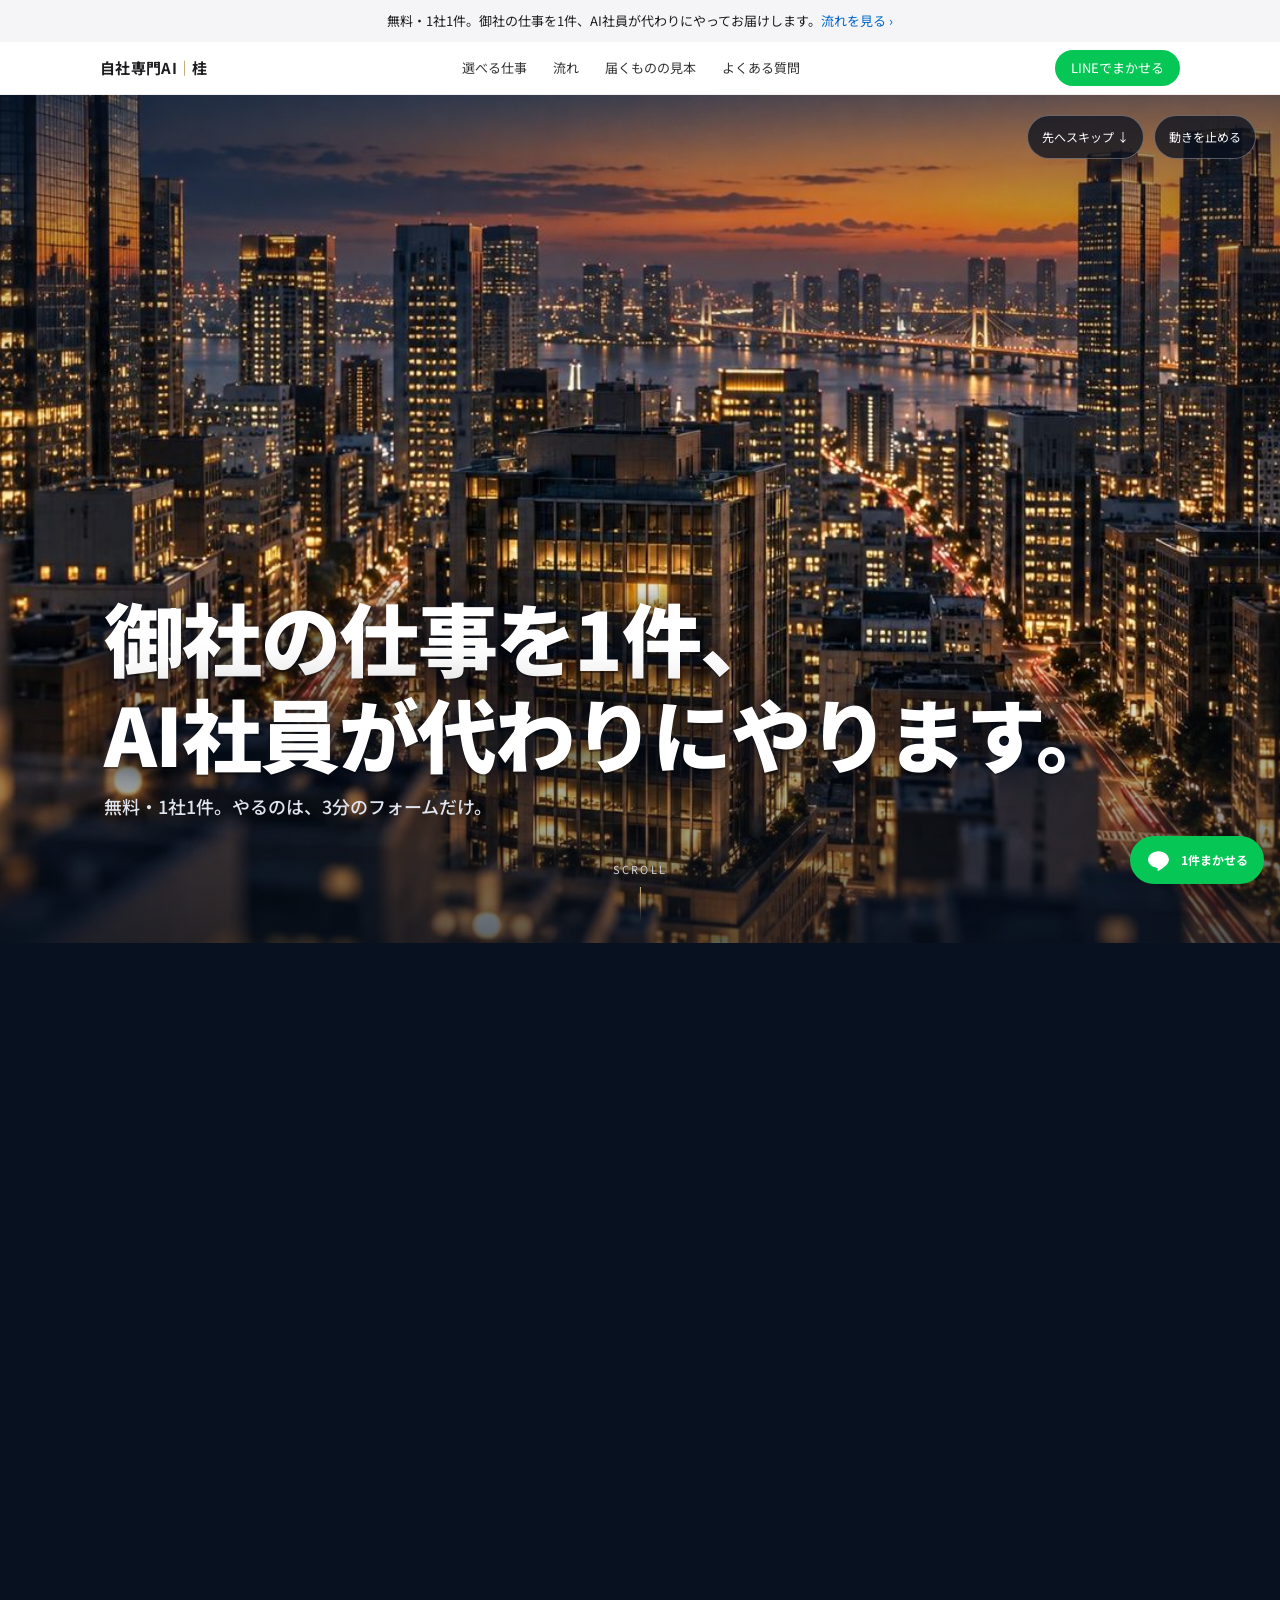
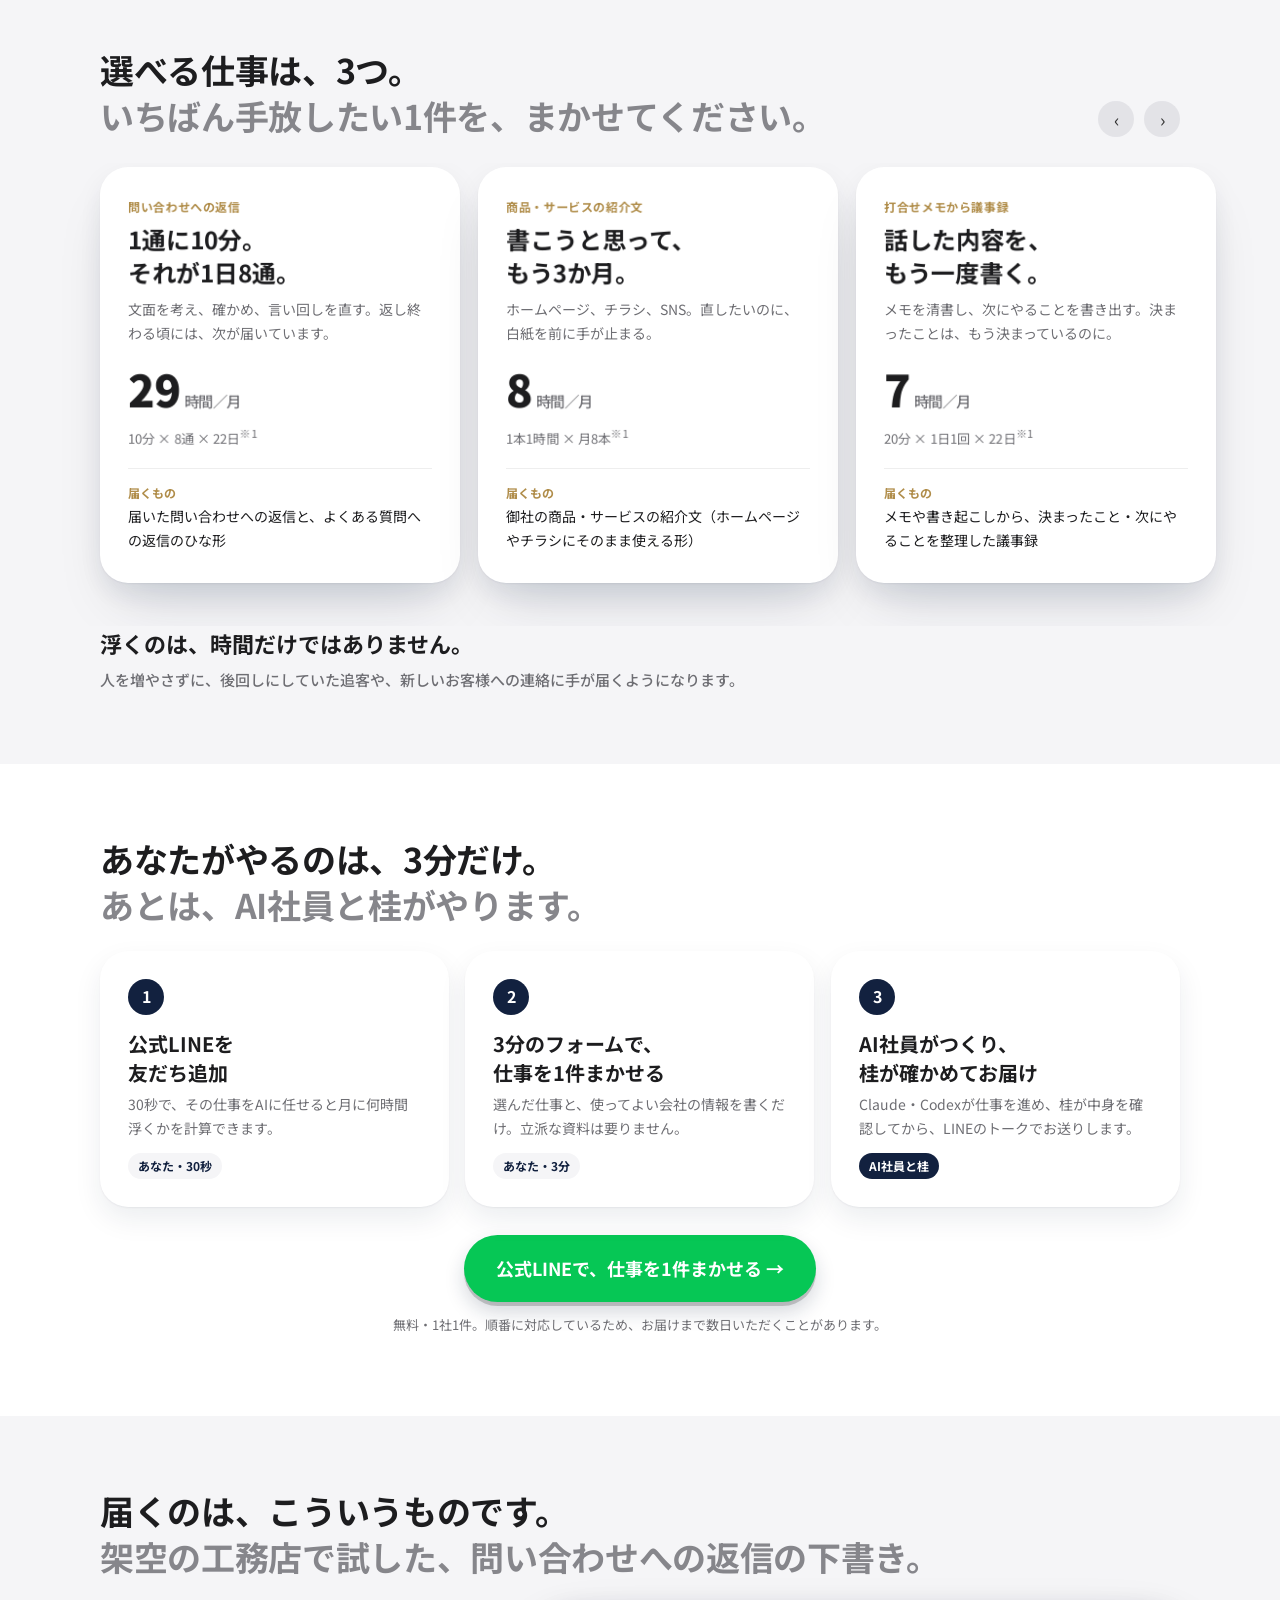
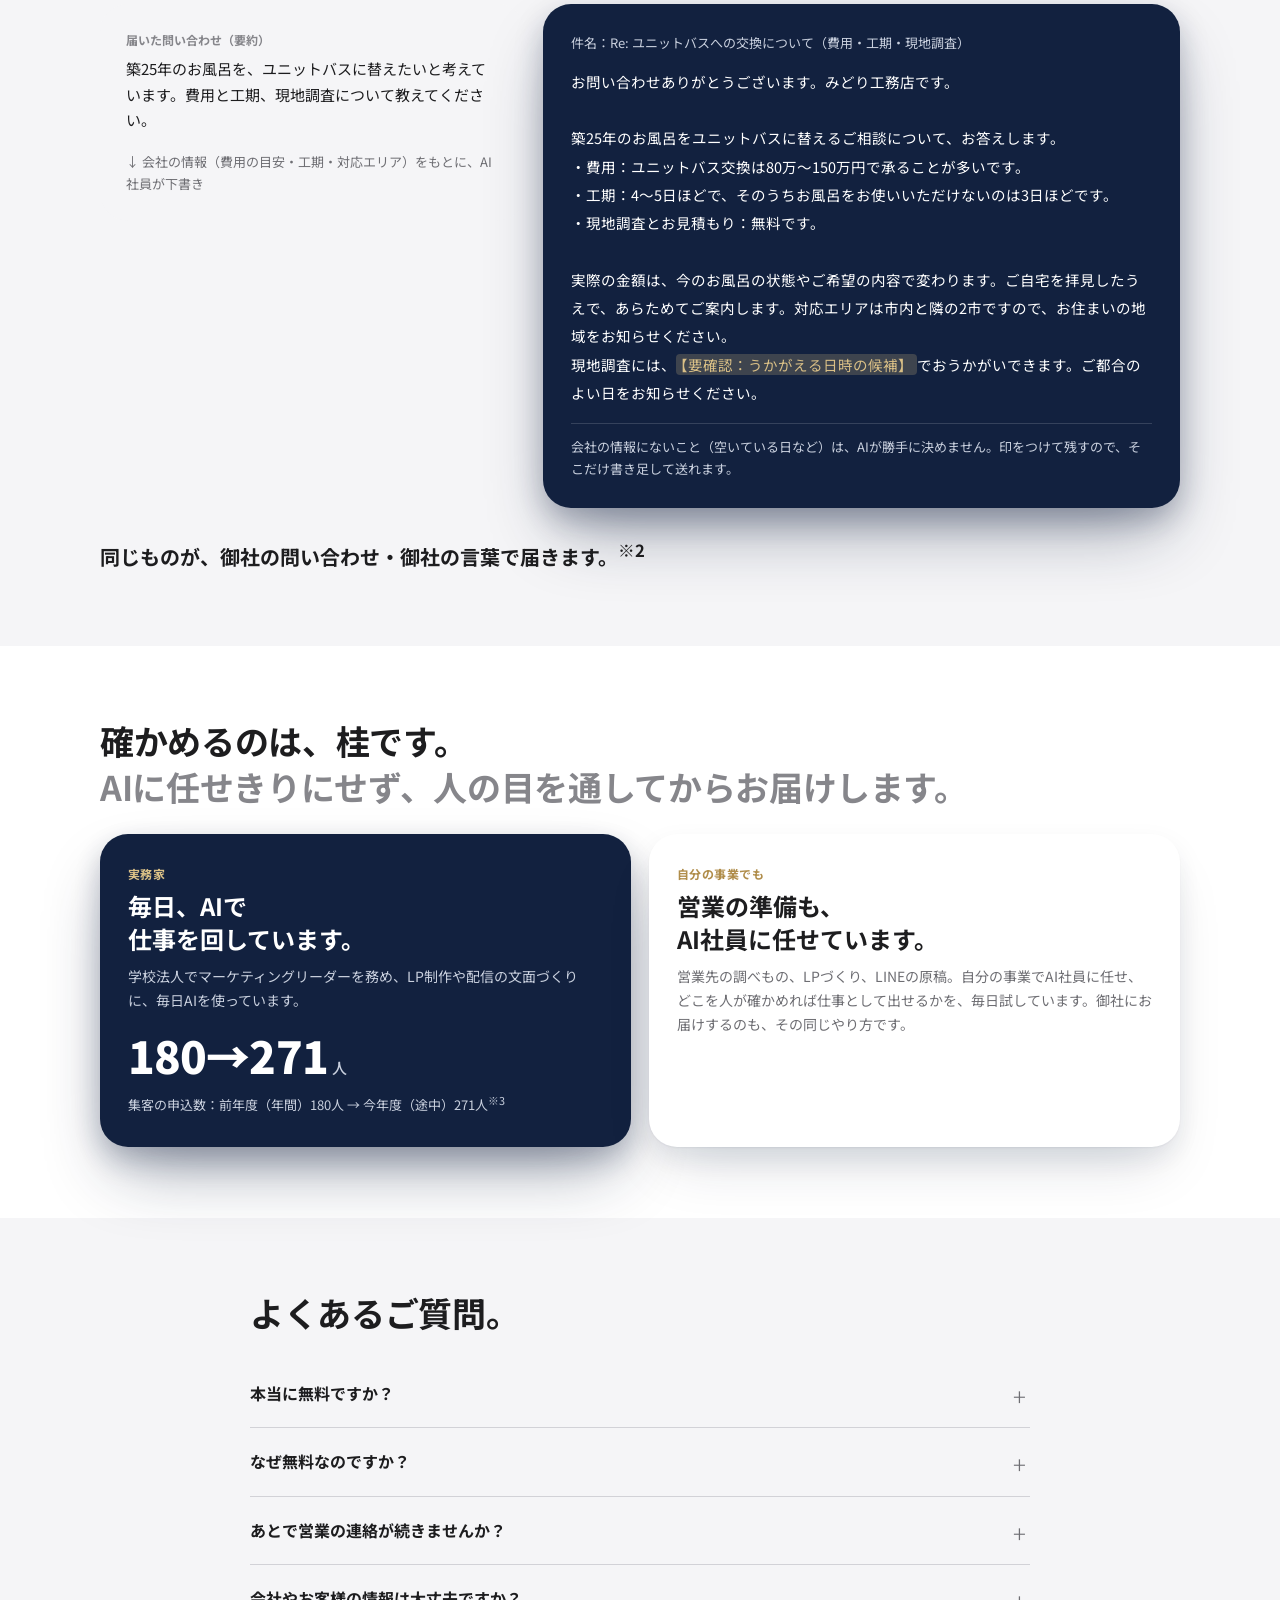
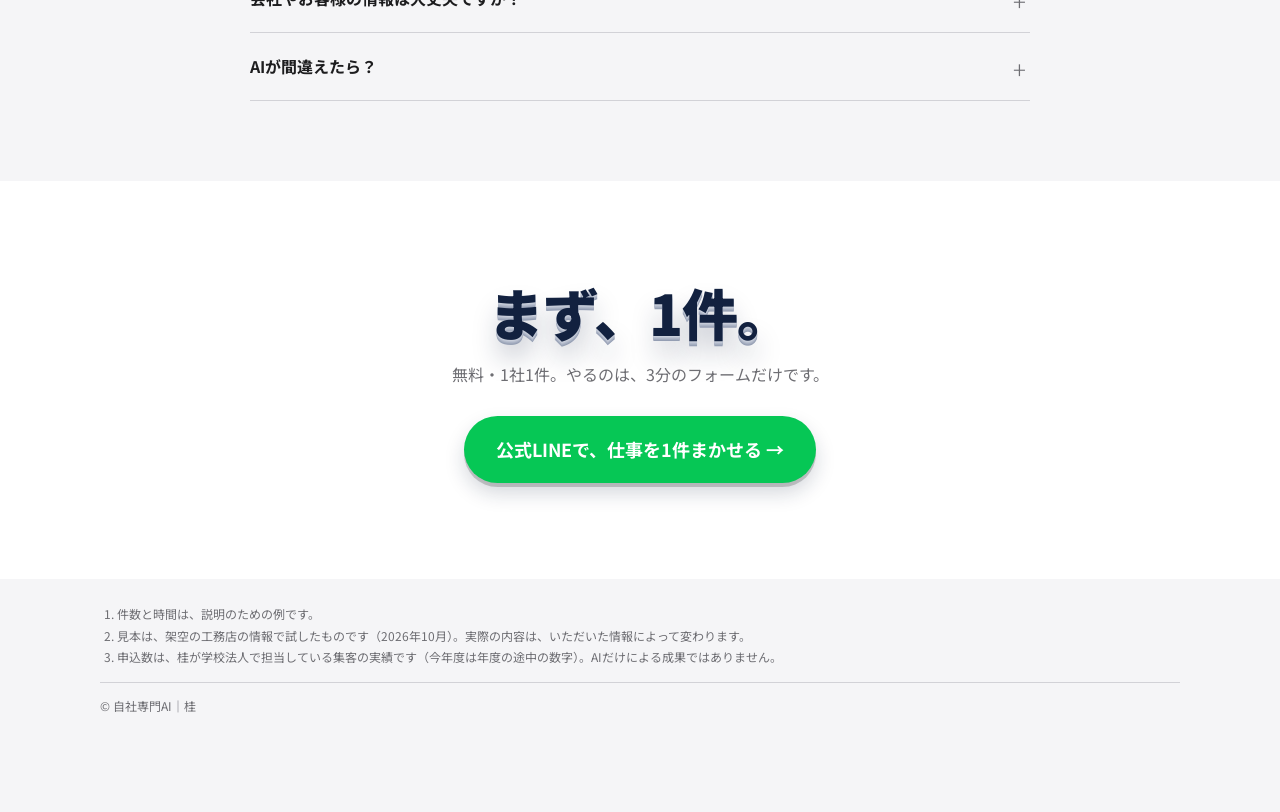
<file: index.html>
<!doctype html>
<html lang="ja">
<head>
<meta charset="utf-8">
<meta name="viewport" content="width=device-width, initial-scale=1">
<title>自社専門AI｜御社の仕事を1件、AI社員が代わりにやります。</title>
<meta name="description" content="無料・1社1件。問い合わせへの返信、商品・サービスの紹介文、打合せメモからの議事録。御社の仕事を1件、AI社員が代わりにやって、公式LINEでお届けします。やるのは3分のフォームだけ。">
<link rel="preload" as="image" href="frames/f000.jpg?v=2">
<link rel="preconnect" href="https://fonts.googleapis.com">
<link rel="preconnect" href="https://fonts.gstatic.com" crossorigin>
<link href="https://fonts.googleapis.com/css2?family=Noto+Sans+JP:wght@400;500;700;900&display=swap" rel="stylesheet">
<style>
:root{
  --ink:#1d1d1f; --sub:#6e6e73; --mute:#86868b; --line:#d2d2d7;
  --bg:#ffffff; --bg2:#f5f5f7; --navy:#12213f; --navy2:#1c2f57; --gold:#b08d4a; --gold2:#d9bf86;
  --r:28px; --w:1120px; --header-height:52px;
}
*{box-sizing:border-box;margin:0;padding:0}
html{scroll-behavior:smooth;-webkit-text-size-adjust:100%}
body{font-family:"Noto Sans JP",-apple-system,BlinkMacSystemFont,"Hiragino Sans",sans-serif;color:var(--ink);background:var(--bg);line-height:1.7;font-size:16px;-webkit-font-smoothing:antialiased}
a{color:inherit;text-decoration:none}
button{font:inherit;cursor:pointer;border:0;background:none;color:inherit}
:focus-visible{outline:3px solid #b08d4a;outline-offset:5px}
.wrap{max-width:var(--w);margin:0 auto;padding:0 20px}
.sec{padding:72px 0 8px;scroll-margin-top:52px}
.sec.gray{background:var(--bg2)}
.h2{font-size:clamp(24px,4.2vw,34px);font-weight:700;letter-spacing:-.01em;line-height:1.35;margin-bottom:24px}
.h2 span{color:var(--mute);font-weight:700;display:block}
.link{color:#0066cc;font-size:15px;display:inline-flex;align-items:center;gap:2px}
.link:hover{text-decoration:underline}
.eyebrow{font-size:12px;font-weight:700;color:var(--gold);letter-spacing:.04em;margin-bottom:6px;display:block}
.navy .eyebrow{color:var(--gold2)}

/* 上の帯・ヘッダー */
.ribbon{background:var(--bg2);text-align:center;font-size:13px;padding:10px 16px;color:var(--ink)}
.ribbon a{color:#0066cc}
.hdr{position:sticky;top:0;z-index:50;background:rgba(255,255,255,.82);backdrop-filter:saturate(180%) blur(20px);-webkit-backdrop-filter:saturate(180%) blur(20px);border-bottom:1px solid rgba(0,0,0,.06)}
.hdr .wrap{display:flex;align-items:center;justify-content:space-between;height:52px}
.logo{font-weight:700;font-size:15px;letter-spacing:.02em}
.logo b{color:var(--gold)}
.nav{display:none;gap:26px;font-size:13px;color:#333}
.nav a:hover{color:#000}
.hdr .cta{font-size:13px;background:#06c755;color:#fff;padding:7px 16px;border-radius:999px}
@media(min-width:900px){.nav{display:flex}}

/* ボタン */
.btn{display:inline-flex;align-items:center;justify-content:center;gap:8px;background:#fff;color:var(--navy);font-weight:700;font-size:16px;padding:14px 26px;border-radius:999px;max-width:100%;text-align:center;
  box-shadow:0 4px 0 rgba(0,0,0,.18),0 10px 20px rgba(18,33,63,.18);transition:transform .2s,box-shadow .2s}
.btn:hover{transform:translateY(-2px);box-shadow:0 6px 0 rgba(0,0,0,.18),0 16px 28px rgba(18,33,63,.22)}
.btn:active{transform:translateY(3px);box-shadow:0 1px 0 rgba(0,0,0,.18),0 4px 10px rgba(18,33,63,.18)}
.btn.line{background:#06c755;color:#fff}
.btn.big{font-size:18px;padding:18px 32px}
.under{font-size:13px;color:var(--sub);margin-top:12px}

/* 棚（横スクロールのカード） */
.shelf{position:relative}
.track{display:flex;gap:18px;overflow-x:auto;scroll-snap-type:x mandatory;scroll-padding:0 20px;padding:4px 20px 44px;scrollbar-width:none;perspective:1400px}
.track::-webkit-scrollbar{display:none}
@media(min-width:1160px){.track{padding-left:calc((100vw - var(--w))/2 + 20px);scroll-padding-left:calc((100vw - var(--w))/2 + 20px)}}
.card{flex:0 0 auto;width:min(82vw,360px);min-height:400px;scroll-snap-align:start;background:#fff;border-radius:var(--r);padding:30px 28px;display:flex;flex-direction:column;
  box-shadow:0 1px 2px rgba(18,33,63,.06),0 12px 28px rgba(18,33,63,.08),0 30px 60px -20px rgba(18,33,63,.18);transition:transform .35s cubic-bezier(.2,.8,.2,1),box-shadow .35s}
.card h3{font-size:24px;font-weight:700;line-height:1.35;margin-bottom:10px}
.card p{font-size:14px;color:var(--sub)}
.card .big{margin-top:auto;padding-top:18px;font-size:44px;font-weight:900;letter-spacing:-.02em;line-height:1.1}
.card .big small{font-size:15px;font-weight:500;margin-left:4px;color:var(--sub)}
.card .calc{margin-top:12px;font-size:13px;color:var(--sub)}
.card .get{margin-top:18px;font-size:14px;border-top:1px solid #eee;padding-top:14px}
.card .get b{display:block;font-size:12px;color:var(--gold);margin-bottom:2px}
.card.navy{background:var(--navy);color:#fff;box-shadow:0 12px 28px rgba(18,33,63,.25),0 34px 70px -18px rgba(18,33,63,.45)}
.card.navy p,.card.navy .calc,.card.navy .big small{color:#c9d0de}
.arrows{display:none;position:absolute;right:max(20px,calc((100vw - var(--w))/2 + 20px));top:-62px;gap:10px}
.arrows button{width:36px;height:36px;border-radius:50%;background:rgba(210,210,215,.5);font-size:18px;color:#333}
.arrows button:hover{background:rgba(210,210,215,.85)}
@media(min-width:900px){.arrows{display:flex}}
.plus{font-size:clamp(18px,2.6vw,22px);font-weight:700;line-height:1.6;padding:0 0 64px}
.plus span{display:block;font-size:15px;font-weight:500;color:var(--sub);margin-top:6px}

/* 流れ */
.flow3{display:grid;gap:16px;margin-bottom:28px}
@media(min-width:900px){.flow3{grid-template-columns:repeat(3,1fr)}}
.step{background:#fff;border-radius:var(--r);padding:28px;box-shadow:0 1px 2px rgba(18,33,63,.06),0 12px 28px rgba(18,33,63,.08)}
.step .n{width:36px;height:36px;border-radius:50%;background:var(--navy);color:#fff;font-weight:700;display:grid;place-items:center;margin-bottom:14px}
.step h3{font-size:20px;line-height:1.45;margin-bottom:6px}
.step p{font-size:14px;color:var(--sub)}
.step .who{display:inline-block;margin-top:12px;font-size:12px;font-weight:700;padding:3px 10px;border-radius:999px;background:var(--bg2);color:var(--navy)}
.step .who.ai{background:var(--navy);color:#fff}
.flow-cta{text-align:center;padding-bottom:72px}

/* 見本 */
.sample{display:grid;gap:18px;margin-bottom:20px}
@media(min-width:900px){.sample{grid-template-columns:1fr 1.5fr;align-items:start}}
.ask{background:var(--bg2);border-radius:var(--r);padding:26px;font-size:15px}
.ask b{display:block;font-size:12px;color:var(--mute);margin-bottom:6px}
.ask .arrow{margin-top:18px;font-size:13px;color:var(--sub)}
.pane{border-radius:var(--r);padding:28px;background:var(--navy);color:#fff;box-shadow:0 12px 28px rgba(18,33,63,.25),0 34px 70px -18px rgba(18,33,63,.45)}
.pane .tag{font-size:13px;color:#c9d0de;margin-bottom:14px}
.pane .out{font-size:14.5px;line-height:1.95;white-space:pre-wrap}
.pane mark{background:rgba(217,191,134,.22);color:var(--gold2);border-radius:4px;padding:0 4px}
.pane .verdict{margin-top:16px;font-size:13px;border-top:1px solid rgba(255,255,255,.15);padding-top:12px;color:#c9d0de}
.sample-foot{font-size:clamp(17px,2.4vw,20px);font-weight:700;line-height:1.7;padding:8px 0 64px}

/* 誰がやるか */
.who-box{display:grid;gap:18px;padding-bottom:64px}
@media(min-width:900px){.who-box{grid-template-columns:1fr 1fr}}
.who-box .card{width:auto;min-height:0}

/* FAQ */
.faq{max-width:820px;padding-bottom:72px}
.faq details{border-bottom:1px solid var(--line)}
.faq summary{list-style:none;cursor:pointer;padding:20px 36px 20px 0;font-weight:700;font-size:16px;position:relative}
.faq summary::-webkit-details-marker{display:none}
.faq summary:after{content:"+";position:absolute;right:4px;top:16px;font-size:24px;font-weight:300;color:var(--sub);transition:transform .3s}
.faq details[open] summary:after{transform:rotate(45deg)}
.faq details p{padding:0 0 22px;color:var(--sub);font-size:15px}

/* 最後 */
.final{text-align:center;padding:96px 20px}
.final h2{font-size:clamp(34px,6vw,56px);font-weight:900;letter-spacing:-.02em;line-height:1.25;margin-bottom:14px;color:var(--navy);
  text-shadow:0 1px 0 #c9cfdb,0 2px 0 #bcc3d2,0 3px 0 #aeb6c7,0 4px 0 #a1aabd,0 5px 0 #949eb3,0 18px 26px rgba(18,33,63,.25)}
.final p{color:var(--sub);margin-bottom:28px}
.foot{background:var(--bg2);font-size:12px;color:var(--sub);padding:24px 0 96px;line-height:1.8}
.foot ol{padding-left:1.4em;margin-bottom:14px}
.foot .copy{border-top:1px solid var(--line);padding-top:12px}

/* 右下のLINEボタン */
.fab{position:fixed;right:16px;bottom:calc(16px + env(safe-area-inset-bottom));z-index:60;height:48px;padding:0 16px;gap:10px;display:flex;align-items:center;border-radius:999px;background:#06c755;color:#fff;box-shadow:0 8px 24px rgba(0,0,0,.18);transition:transform .25s;font-size:12px;font-weight:700}
.fab:hover{transform:scale(1.04)}
.fab svg{width:25px;height:25px;fill:#fff}

/* 動き */
.rv{transition:opacity .9s cubic-bezier(.2,.8,.2,1),transform .9s cubic-bezier(.2,.8,.2,1)}
.reveal-ready .rv:not(.in){opacity:0;transform:perspective(1200px) translateY(40px) rotateX(16deg);transform-origin:50% 0}
.tilt{transform-style:preserve-3d;will-change:transform;position:relative}
.tilt h3,.tilt .big{transform:translateZ(36px)}
.tilt .eyebrow,.tilt .calc{transform:translateZ(18px)}
.tilt .glare{position:absolute;inset:0;border-radius:inherit;pointer-events:none;opacity:0;transition:opacity .3s;
  background:radial-gradient(circle at var(--gx,50%) var(--gy,50%),rgba(255,255,255,.35),rgba(255,255,255,0) 55%);mix-blend-mode:soft-light}
.tilt:hover .glare{opacity:1}

/* ===== 1画面目：スクロールで、夜の町から灯った窓、机のPC画面へ寄っていく映像（連番JPGをコマ送り） ===== */
.film{position:relative;height:520vh;background:#08111f;color:#fff}
.stage{position:sticky;top:var(--header-height);height:calc(100svh - var(--header-height));overflow:hidden;background:#08111f url('frames/f000.jpg?v=2') center/cover no-repeat}
#filmCv{position:absolute;inset:0;width:100%;height:100%;display:block}
.stage:after{content:"";position:absolute;inset:0;pointer-events:none;
  background:radial-gradient(120% 90% at 50% 50%,rgba(8,17,31,0) 40%,rgba(8,17,31,.55) 100%),linear-gradient(to bottom,rgba(8,17,31,.35),rgba(8,17,31,0) 30%,rgba(8,17,31,0) 65%,rgba(8,17,31,.6))}
.beat{position:absolute;z-index:2;left:0;right:0;padding:0 24px;max-width:var(--w);margin:0 auto;opacity:0;will-change:opacity,transform;pointer-events:none}
.beat.on{pointer-events:auto}
.beat[aria-hidden="true"]{visibility:hidden}
.b1{opacity:1}
.beat h1{font-size:clamp(34px,7.4vw,80px);font-weight:900;letter-spacing:-.02em;line-height:1.2;text-shadow:0 2px 0 rgba(0,0,0,.3),0 4px 28px rgba(8,17,31,.9),0 0 60px rgba(8,17,31,.7)}
.beat h1 small{display:block;font-size:clamp(14px,2.4vw,18px);font-weight:500;color:#dfe4ee;letter-spacing:0;margin-top:16px;text-shadow:0 2px 12px rgba(0,0,0,.6)}
.beat .say{display:inline-block;padding:16px 30px;border-radius:22px;background:rgba(8,17,31,.55);-webkit-backdrop-filter:blur(8px);backdrop-filter:blur(8px);box-shadow:0 10px 40px rgba(8,17,31,.35);
  font-size:clamp(28px,5vw,52px);font-weight:700;line-height:1.4}
.beat .say span{display:block;font-size:.55em;font-weight:500;color:#dfe4ee;margin-top:10px}
.beat .lead{font-size:clamp(32px,5.6vw,60px);font-weight:900;line-height:1.3;letter-spacing:-.01em;text-shadow:0 2px 0 rgba(0,0,0,.3),0 4px 28px rgba(8,17,31,.9),0 0 60px rgba(8,17,31,.7)}
.beat .sub{margin-top:14px;font-size:clamp(15px,2.2vw,20px);font-weight:500;color:#e8ecf4;text-shadow:0 2px 14px rgba(8,17,31,.9)}
.beat .links{display:flex;flex-wrap:wrap;align-items:center;gap:14px 22px;margin-top:26px}
.beat .link{color:var(--gold2);text-shadow:0 2px 10px rgba(0,0,0,.6)}
.b1{bottom:14vh}.b2{top:22vh}.b3{bottom:16vh}.b4{top:28vh}
.b2,.b3{text-align:center}
.scroll{position:absolute;left:50%;bottom:22px;z-index:2;transform:translateX(-50%);font-size:11px;letter-spacing:.2em;color:#c9d0de;display:flex;flex-direction:column;align-items:center;gap:8px;transition:opacity .4s}
.scroll i{width:1px;height:34px;background:linear-gradient(var(--gold2),transparent);animation:drop 1.8s ease-in-out infinite}
@keyframes drop{0%{transform:scaleY(0);transform-origin:top}50%{transform:scaleY(1);transform-origin:top}51%{transform-origin:bottom}100%{transform:scaleY(0);transform-origin:bottom}}
.meter{position:absolute;z-index:2;right:20px;top:50%;width:2px;height:120px;margin-top:-60px;background:rgba(255,255,255,.15);border-radius:2px}
.meter i{display:block;width:100%;height:0;background:var(--gold2);border-radius:2px}
.film-controls{position:absolute;z-index:3;top:20px;right:24px;display:flex;gap:10px;align-items:center}
.film-controls a,.film-controls button{padding:10px 14px;border:1px solid #ffffff50;border-radius:999px;background:#08111fbf;color:#fff;font-size:12px;min-height:44px;display:inline-flex;align-items:center}
.film.is-static{height:auto}
.film.is-static .stage{position:relative;top:0;height:auto;min-height:calc(100svh - var(--header-height));display:flex;flex-direction:column;justify-content:center;gap:40px;padding:100px 0 110px}
.film.is-static #filmCv,.film.is-static .b2,.film.is-static .b3,.film.is-static .scroll,.film.is-static .meter{display:none}
.film.is-static .b1,.film.is-static .b4{position:relative;top:auto;bottom:auto;width:100%;opacity:1!important;transform:none!important;visibility:visible;pointer-events:auto}
.film.is-static .stage:after{background:#08111f80}
.motion-reduced .rv,.motion-reduced.reveal-ready .rv:not(.in){opacity:1;transform:none;transition:none}
.motion-reduced .scroll i{animation:none}
.motion-reduced .tilt,.motion-reduced .tilt>*{transform:none!important;transition:none!important}
.motion-reduced{scroll-behavior:auto}
@media(max-width:699px){
  .film{height:420vh}.meter{display:none}.b1{bottom:12vh}
  .film-controls{top:14px;right:16px;left:16px;justify-content:space-between}
  .beat{padding:0 20px}.b4{top:22%}.b3{bottom:24%}
  .beat .lead{font-size:clamp(26px,7.4vw,36px)}
  .beat .links{gap:18px}.beat .btn{font-size:15px;padding:15px 20px}
  .beat h1{font-size:clamp(22px,6.6vw,30px)}
  .btn.big{font-size:16px;padding:16px 18px}
  .fab{height:46px;padding:0 13px}
}
@media (prefers-reduced-motion: reduce){.rv,.reveal-ready .rv:not(.in){opacity:1;transform:none;transition:none}.card,.card:hover{transition:none;transform:none}html{scroll-behavior:auto}.scroll i{animation:none}}
</style>
<noscript><style>.film{height:auto}.stage{position:relative;top:0;height:auto;min-height:90svh;padding:110px 0}.beat{display:none}.beat.b1,.beat.b4{display:block;position:relative;top:auto;bottom:auto;opacity:1;margin-bottom:32px;pointer-events:auto}.film-controls,.scroll,.meter,#filmCv{display:none}</style></noscript>
</head>
<body>

<div class="ribbon">無料・1社1件。御社の仕事を1件、AI社員が代わりにやってお届けします。<a href="#flow">流れを見る ›</a></div>

<header class="hdr">
  <div class="wrap">
    <a href="#top" class="logo">自社専門AI<b>｜</b>桂</a>
    <nav class="nav">
      <a href="#pick">選べる仕事</a><a href="#flow">流れ</a><a href="#sample">届くものの見本</a><a href="#faq">よくある質問</a>
    </nav>
    <a href="#" class="cta lineLink">LINEでまかせる</a>
  </div>
</header>

<main id="top">

<!-- 1 1画面目 -->
<section class="film" id="film">
  <div class="stage">
    <div class="film-controls"><a href="#pick">先へスキップ ↓</a><button id="motionBtn" type="button" aria-pressed="false">動きを止める</button></div>
    <canvas id="filmCv" aria-hidden="true"></canvas>
    <div class="beat b1" data-in="0" data-out=".2">
      <h1>御社の仕事を1件、<br>AI社員が代わりにやります。<small>無料・1社1件。やるのは、3分のフォームだけ。</small></h1>
    </div>
    <div class="beat b2" data-in=".26" data-out=".44"><p class="say">夜9時。<br>まだ、灯りが消えない。</p></div>
    <div class="beat b3" data-in=".52" data-out=".72"><p class="say">返信、紹介文、議事録。<br><span>社長の手が、後回しの仕事で埋まっていく。</span></p></div>
    <div class="beat b4" data-in=".8" data-out="9">
      <p class="lead">その1件、<br>今夜はAI社員に。</p>
      <p class="sub">桂が中身を確かめて、公式LINEでお届けします。</p>
      <div class="links">
        <a class="btn line lineLink" href="#">公式LINEで、仕事を1件まかせる →</a>
        <a class="link" href="#sample">届くものの見本を見る ›</a>
      </div>
    </div>
    <div class="scroll" aria-hidden="true">SCROLL<i></i></div>
    <div class="meter" aria-hidden="true"><i id="meter"></i></div>
  </div>
</section>

<!-- 2 選べる3つの仕事 -->
<section class="sec gray" id="pick">
  <div class="wrap"><h2 class="h2 rv">選べる仕事は、3つ。<span>いちばん手放したい1件を、まかせてください。</span></h2></div>
  <div class="shelf">
    <div class="arrows"><button data-dir="-1" aria-label="前へ">‹</button><button data-dir="1" aria-label="次へ">›</button></div>
    <div class="track">
      <article class="card rv"><span class="eyebrow">問い合わせへの返信</span><h3>1通に10分。<br>それが1日8通。</h3><p>文面を考え、確かめ、言い回しを直す。返し終わる頃には、次が届いています。</p><div class="big">29<small>時間／月</small></div><div class="calc">10分 × 8通 × 22日<sup>※1</sup></div><div class="get"><b>届くもの</b>届いた問い合わせへの返信と、よくある質問への返信のひな形</div></article>
      <article class="card rv"><span class="eyebrow">商品・サービスの紹介文</span><h3>書こうと思って、<br>もう3か月。</h3><p>ホームページ、チラシ、SNS。直したいのに、白紙を前に手が止まる。</p><div class="big">8<small>時間／月</small></div><div class="calc">1本1時間 × 月8本<sup>※1</sup></div><div class="get"><b>届くもの</b>御社の商品・サービスの紹介文（ホームページやチラシにそのまま使える形）</div></article>
      <article class="card rv"><span class="eyebrow">打合せメモから議事録</span><h3>話した内容を、<br>もう一度書く。</h3><p>メモを清書し、次にやることを書き出す。決まったことは、もう決まっているのに。</p><div class="big">7<small>時間／月</small></div><div class="calc">20分 × 1日1回 × 22日<sup>※1</sup></div><div class="get"><b>届くもの</b>メモや書き起こしから、決まったこと・次にやることを整理した議事録</div></article>
    </div>
  </div>
  <div class="wrap"><p class="plus rv">浮くのは、時間だけではありません。<span>人を増やさずに、後回しにしていた追客や、新しいお客様への連絡に手が届くようになります。</span></p></div>
</section>

<!-- 3 流れ -->
<section class="sec" id="flow">
  <div class="wrap">
    <h2 class="h2 rv">あなたがやるのは、3分だけ。<span>あとは、AI社員と桂がやります。</span></h2>
    <div class="flow3">
      <div class="step rv"><div class="n">1</div><h3>公式LINEを<br>友だち追加</h3><p>30秒で、その仕事をAIに任せると月に何時間浮くかを計算できます。</p><span class="who">あなた・30秒</span></div>
      <div class="step rv"><div class="n">2</div><h3>3分のフォームで、<br>仕事を1件まかせる</h3><p>選んだ仕事と、使ってよい会社の情報を書くだけ。立派な資料は要りません。</p><span class="who">あなた・3分</span></div>
      <div class="step rv"><div class="n">3</div><h3>AI社員がつくり、<br>桂が確かめてお届け</h3><p>Claude・Codexが仕事を進め、桂が中身を確認してから、LINEのトークでお送りします。</p><span class="who ai">AI社員と桂</span></div>
    </div>
    <div class="flow-cta rv">
      <a class="btn line big lineLink" href="#">公式LINEで、仕事を1件まかせる →</a>
      <p class="under">無料・1社1件。順番に対応しているため、お届けまで数日いただくことがあります。</p>
    </div>
  </div>
</section>

<!-- 4 届くものの見本 -->
<section class="sec gray" id="sample">
  <div class="wrap">
    <h2 class="h2 rv">届くのは、こういうものです。<span>架空の工務店で試した、問い合わせへの返信の下書き。</span></h2>
    <div class="sample">
      <div class="ask rv">
        <b>届いた問い合わせ（要約）</b>
        築25年のお風呂を、ユニットバスに替えたいと考えています。費用と工期、現地調査について教えてください。
        <p class="arrow">↓ 会社の情報（費用の目安・工期・対応エリア）をもとに、AI社員が下書き</p>
      </div>
      <div class="pane rv">
        <div class="tag">件名：Re: ユニットバスへの交換について（費用・工期・現地調査）</div>
        <div class="out">お問い合わせありがとうございます。みどり工務店です。

築25年のお風呂をユニットバスに替えるご相談について、お答えします。
・費用：ユニットバス交換は80万〜150万円で承ることが多いです。
・工期：4〜5日ほどで、そのうちお風呂をお使いいただけないのは3日ほどです。
・現地調査とお見積もり：無料です。

実際の金額は、今のお風呂の状態やご希望の内容で変わります。ご自宅を拝見したうえで、あらためてご案内します。対応エリアは市内と隣の2市ですので、お住まいの地域をお知らせください。
現地調査には、<mark>【要確認：うかがえる日時の候補】</mark>でおうかがいできます。ご都合のよい日をお知らせください。</div>
        <div class="verdict">会社の情報にないこと（空いている日など）は、AIが勝手に決めません。印をつけて残すので、そこだけ書き足して送れます。</div>
      </div>
    </div>
    <p class="sample-foot rv">同じものが、御社の問い合わせ・御社の言葉で届きます。<sup>※2</sup></p>
  </div>
</section>

<!-- 5 誰がやるか -->
<section class="sec" id="who">
  <div class="wrap">
    <h2 class="h2 rv">確かめるのは、桂です。<span>AIに任せきりにせず、人の目を通してからお届けします。</span></h2>
    <div class="who-box">
      <article class="card navy rv"><span class="eyebrow">実務家</span><h3>毎日、AIで<br>仕事を回しています。</h3><p>学校法人でマーケティングリーダーを務め、LP制作や配信の文面づくりに、毎日AIを使っています。</p><div class="big">180→271<small>人</small></div><div class="calc">集客の申込数：前年度（年間）180人 → 今年度（途中）271人<sup>※3</sup></div></article>
      <article class="card rv"><span class="eyebrow">自分の事業でも</span><h3>営業の準備も、<br>AI社員に任せています。</h3><p>営業先の調べもの、LPづくり、LINEの原稿。自分の事業でAI社員に任せ、どこを人が確かめれば仕事として出せるかを、毎日試しています。御社にお届けするのも、その同じやり方です。</p></article>
    </div>
  </div>
</section>

<!-- 6 FAQ -->
<section class="sec gray" id="faq">
  <div class="wrap faq">
    <h2 class="h2 rv">よくあるご質問。</h2>
    <details><summary>本当に無料ですか？</summary><p>はい、1社1件まで無料です。お届けしたものは、そのまま御社でお使いください。あとから請求することはありません。</p></details>
    <details><summary>なぜ無料なのですか？</summary><p>AIで何ができるかは、説明を聞くより、自分の会社の仕事が片づいた実物を見る方が早いからです。使ってみて「この仕事が毎回こうなったら」と思われたら、その時にご相談ください。</p></details>
    <details><summary>あとで営業の連絡が続きませんか？</summary><p>しつこい営業はしません。お届けのほかに、数通ご案内をお送りすることがあります。不要になったら、いつでもブロックしていただけます。</p></details>
    <details><summary>会社やお客様の情報は大丈夫ですか？</summary><p>フォームには、使ってよい会社の情報だけを書いてください。問い合わせの例を送る時は、お客様の名前や電話番号を伏せてください。</p></details>
    <details><summary>AIが間違えたら？</summary><p>AIは間違えることがあります。だから、桂が中身を確かめてからお届けします。空いている日など御社にしか分からないことは、AIが決めずに印をつけて残します。送る前に、御社の目でも確かめてください。</p></details>
  </div>
</section>

<!-- 7 最後 -->
<section class="final">
  <h2 class="rv">まず、1件。</h2>
  <p class="rv">無料・1社1件。やるのは、3分のフォームだけです。</p>
  <a class="btn line big rv lineLink" href="#">公式LINEで、仕事を1件まかせる →</a>
</section>

</main>

<footer class="foot">
  <div class="wrap">
    <ol>
      <li>件数と時間は、説明のための例です。</li>
      <li>見本は、架空の工務店の情報で試したものです（2026年10月）。実際の内容は、いただいた情報によって変わります。</li>
      <li>申込数は、桂が学校法人で担当している集客の実績です（今年度は年度の途中の数字）。AIだけによる成果ではありません。</li>
    </ol>
    <p class="copy">© 自社専門AI｜桂</p>
  </div>
</footer>

<a class="fab lineLink" href="#" aria-label="公式LINEで、仕事を1件まかせる"><svg viewBox="0 0 24 24" aria-hidden="true"><path d="M12 3C6.5 3 2 6.6 2 11c0 3.9 3.5 7.2 8.3 7.9.3.1.8.2.9.5.1.3.1.7 0 1l-.1.9c0 .3-.2 1 .9.5s5.9-3.5 8.1-6C21.3 14.3 22 12.7 22 11c0-4.4-4.5-8-10-8z"/></svg>1件まかせる</a>

<script>
/* ===== 設定（ここだけ書き換える） ===== */
const LINE_BASIC_ID = "@543rhryb";   // 公式LINEのベーシックID（@から始まる）

const $ = s => document.getElementById(s);
const motionPreference = matchMedia("(prefers-reduced-motion: reduce)");
let reduce = motionPreference.matches;

/* LINEのリンク */
const lineAdd = `https://line.me/R/ti/p/${encodeURIComponent(LINE_BASIC_ID)}`;
document.querySelectorAll(".lineLink").forEach(a => { a.href = lineAdd; a.target = "_blank"; a.rel = "noopener"; });

/* 棚の左右ボタン */
document.querySelectorAll(".shelf").forEach(sh => {
  const tr = sh.querySelector(".track");
  sh.querySelectorAll(".arrows button").forEach(b => b.onclick = () => {
    const card = tr.querySelector(".card");
    tr.scrollBy({ left: (card.offsetWidth + 18) * +b.dataset.dir, behavior: reduce ? "auto" : "smooth" });
  });
});

/* 下に送ると浮かび上がる */
const io = new IntersectionObserver(es => es.forEach(e => { if (e.isIntersecting) { e.target.classList.add("in"); io.unobserve(e.target); } }), { threshold: .12 });
document.documentElement.classList.add("reveal-ready");
document.querySelectorAll(".rv").forEach(el => io.observe(el));
// 監視が動かない環境でも文字が消えたままにならないよう、スクロールでも画面に入ったものを出す
const revealVisible = () => document.querySelectorAll(".rv:not(.in)").forEach(el => { if (el.getBoundingClientRect().top < innerHeight * .92) el.classList.add("in"); });
addEventListener("scroll", revealVisible, { passive: true });
revealVisible();

/* ===== 3D：カードを傾ける（マウスのある端末だけ） ===== */
if (!reduce && matchMedia("(hover: hover)").matches) {
  document.querySelectorAll(".card,.step").forEach(el => {
    el.classList.add("tilt");
    const g = document.createElement("span"); g.className = "glare"; el.appendChild(g);
    el.addEventListener("pointermove", e => {
      if (reduce) return;
      if (el.classList.contains("rv") && !el.classList.contains("in")) return;
      const r = el.getBoundingClientRect(), x = (e.clientX - r.left) / r.width, y = (e.clientY - r.top) / r.height;
      el.style.transition = "transform .12s ease-out";
      el.style.transform = `perspective(1000px) rotateX(${(.5 - y) * 10}deg) rotateY(${(x - .5) * 12}deg) translateZ(8px)`;
      el.style.setProperty("--gx", x * 100 + "%"); el.style.setProperty("--gy", y * 100 + "%");
    });
    el.addEventListener("pointerleave", () => { el.style.transition = "transform .6s cubic-bezier(.2,.8,.2,1)"; el.style.transform = ""; });
  });
}

/* ===== 1画面目：スクロールに合わせて映像をコマ送りする ===== */
(function () {
  const FRAMES = 120, src = k => `frames/f${String(k).padStart(3, "0")}.jpg?v=2`;   // 画像を作り直したら v の数字を上げる（古い画像のキャッシュを避ける）
  const film = $("film"), stage = film.querySelector(".stage"), cv = $("filmCv"), ctx = cv.getContext("2d");
  const beats = [...film.querySelectorAll(".beat")];
  const imgs = new Map(), pending = new Set(), failed = new Set();
  const CACHE_LIMIT = 20, CONCURRENCY = 4;
  let queue = [];
  let cur = -1, want = 0;

  // 必要なコマの近くから4枚ずつ読み、保持は20枚までにする。
  function pump() {
    if (reduce) return;
    while (pending.size < CONCURRENCY && queue.length) {
      const k = queue.shift();
      if (imgs.has(k) || pending.has(k) || failed.has(k)) continue;
      pending.add(k);
      const im = new Image(); im.decoding = "async";
      im.onload = () => {
        pending.delete(k);
        if (!reduce) {
          imgs.set(k, im);
          while (imgs.size > CACHE_LIMIT) {
            const farthest = [...imgs.keys()].sort((a,b) => Math.abs(b-want)-Math.abs(a-want))[0];
            imgs.delete(farthest);
          }
          draw(true);
        }
        pump();
      };
      im.onerror = () => { pending.delete(k); failed.add(k); pump(); };
      im.src = src(k);
    }
  }
  function requestFrames() {
    queue = [0, 1, 2, 3, 4, 5, -1, 6, -2, 7, -3, 8].map(d => want + d)   // 進む向き（下）を多めに
      .filter(k => k >= 0 && k < FRAMES && !imgs.has(k) && !pending.has(k) && !failed.has(k));
    pump();
  }

  function size() {
    const r = Math.min(devicePixelRatio || 1, 1.5);
    cv.width = cv.clientWidth * r; cv.height = cv.clientHeight * r; draw(true);
  }
  // 画面いっぱいに切り抜いて描く（cover）
  function draw(force) {
    if (reduce || !ctx || !imgs.size) return;
    const k = [...imgs.keys()].sort((a,b) => Math.abs(a-want)-Math.abs(b-want))[0];
    const im = imgs.get(k);
    if (!im || (k === cur && !force)) return;
    cur = k;
    const s = Math.max(cv.width / im.width, cv.height / im.height);
    const w = im.width * s, h = im.height * s;
    ctx.drawImage(im, (cv.width - w) / 2, (cv.height - h) / 2, w, h);
  }

  const fade = (p, a, b) => {            // a〜b の間だけ見える（前後 .05 でふわっと）
    const e = .05;
    return Math.max(0, Math.min(1, (p - a) / e + (a === 0 ? 1 : 0), (b - p) / e));
  };
  function tick() {
    if (reduce) return;
    const r = film.getBoundingClientRect();
    const header = document.querySelector(".hdr").offsetHeight;
    const p = Math.min(1, Math.max(0, (header-r.top) / Math.max(1,r.height-stage.clientHeight)));
    const nextFrame = Math.round(p * (FRAMES - 1));
    if (nextFrame !== want || !imgs.size) { want = nextFrame; requestFrames(); }
    draw();
    beats.forEach(el => {
      const o = fade(p, +el.dataset.in, +el.dataset.out);
      el.style.opacity = o;
      el.style.transform = reduce ? "" : `translate3d(0,${(1 - o) * 24}px,0) scale(${.97 + o * .03})`;
      el.classList.toggle("on", o > .5);
      el.inert = o <= .05;
      el.setAttribute("aria-hidden", o <= .05 ? "true" : "false");
    });
    $("meter").style.height = p * 100 + "%";
    film.querySelector(".scroll").style.opacity = p > .03 ? 0 : 1;
  }
  let raf = 0;
  addEventListener("scroll", () => { if (!raf) raf = requestAnimationFrame(() => { raf = 0; tick(); }); }, { passive: true });
  addEventListener("resize", () => { size(); tick(); });
  function setMotion(stopped) {
    reduce = stopped || !ctx;
    document.documentElement.classList.toggle("motion-reduced", reduce);
    film.classList.toggle("is-static", reduce);
    $("motionBtn").setAttribute("aria-pressed", String(reduce));
    $("motionBtn").textContent = reduce ? "動きを再生する" : "動きを止める";
    if (reduce) {
      queue = []; imgs.clear(); cur = -1;
      beats.forEach(el => {
        const visible = el.classList.contains("b1") || el.classList.contains("b4");
        el.inert = !visible; el.setAttribute("aria-hidden", String(!visible));
      });
    } else { size(); requestFrames(); tick(); }
  }
  $("motionBtn").onclick = () => {
    setMotion(!reduce);
    window.scrollTo({top:film.getBoundingClientRect().top + scrollY - document.querySelector(".hdr").offsetHeight,behavior:"instant"});
  };
  motionPreference.addEventListener("change", e => setMotion(e.matches));
  setMotion(reduce);

  // ページを読み終えたら、残りのコマを2枚ずつブラウザのキャッシュへ先読みする（速くスクロールしても映像が遅れないように）。
  // 画像として持つのは上の20枚だけなので、メモリは増えない。データ節約モードと「動きを止める」の時は読まない。
  addEventListener("load", () => {
    if (reduce || (navigator.connection && navigator.connection.saveData)) return;
    let n = 0;
    const one = () => {
      if (reduce || n >= FRAMES) return;
      const k = n++;
      fetch(src(k), { priority: "low" }).catch(() => {}).finally(one);
    };
    one(); one();
  });
})();
</script>
</body>
</html>
</file>
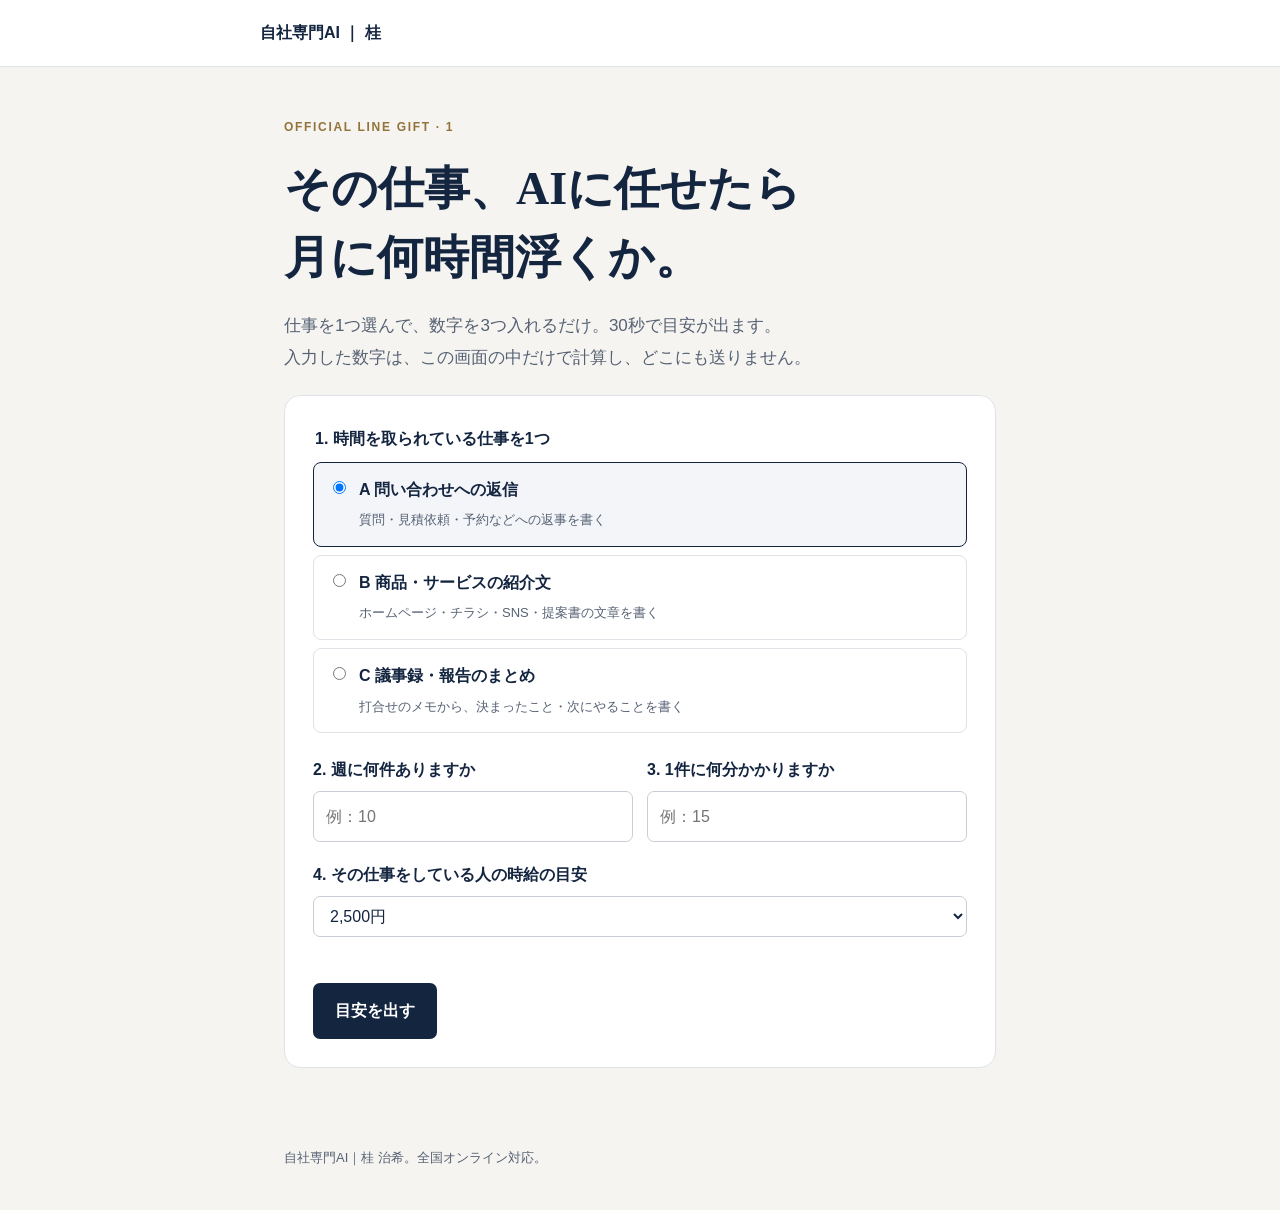
<file: jikan/index.html>
<!doctype html>
<html lang="ja"><head><meta charset="utf-8"><meta name="viewport" content="width=device-width,initial-scale=1"><meta name="robots" content="noindex"><title>浮く時間の目安｜自社専門AI</title>
<style>
:root{--ink:#142540;--muted:#566173;--gold:#94733b;--line:#dfe3e8;--paper:#f5f4f0}*{box-sizing:border-box}body{margin:0;color:var(--ink);background:var(--paper);font-size:16px;font-family:"Yu Gothic",Meiryo,sans-serif;line-height:1.85}header{padding:18px 24px;border-bottom:1px solid var(--line);background:white}header a{color:var(--ink);text-decoration:none;font-weight:700}header>div,main,footer{max-width:760px;margin:auto}main{padding:44px 24px}h1,h2{font-family:"Yu Mincho","Hiragino Mincho ProN",serif;line-height:1.5}h1{font-size:clamp(28px,5.5vw,46px);margin:14px 0 18px}h2{font-size:clamp(22px,3.6vw,28px);margin:8px 0 16px}p{margin:12px 0}.eyebrow{font-size:12px;letter-spacing:.14em;color:var(--gold);font-weight:700}.lead{font-size:17px;color:var(--muted)}.card{background:white;border:1px solid var(--line);padding:28px;margin:22px 0;border-radius:16px}.small{font-size:13px;color:var(--muted)}.note{background:#f8f5ed;border-left:3px solid var(--gold);padding:12px 16px;font-size:14px}
fieldset{border:0;padding:0;margin:0 0 22px}legend{font-weight:700;margin-bottom:8px}.choices{display:grid;gap:8px}.choices label{display:flex;gap:10px;align-items:flex-start;padding:12px 14px;border:1px solid var(--line);border-radius:8px;cursor:pointer}.choices input{margin-top:6px}.choices label:has(input:checked){border-color:var(--ink);background:#f3f5f9}.row{display:grid;grid-template-columns:1fr 1fr;gap:14px}label.f{display:block;font-weight:700;margin-bottom:6px}input[type=number],select{font:inherit;width:100%;padding:10px 12px;border:1px solid #c9ced6;border-radius:7px;background:white;color:var(--ink)}
button,.button{font:inherit;display:inline-block;padding:13px 22px;border-radius:7px;border:0;background:var(--ink);color:white;text-decoration:none;cursor:pointer;font-weight:700}.button.gold{background:var(--gold)}a:focus-visible,button:focus-visible,input:focus-visible,select:focus-visible{outline:3px solid #bb944d;outline-offset:3px}
#result[hidden]{display:none}.big{font-family:"Yu Mincho","Hiragino Mincho ProN",serif;font-size:clamp(40px,9vw,64px);line-height:1.2;margin:6px 0;font-weight:700}.big small{font-size:.4em;font-weight:400}table{width:100%;border-collapse:collapse;margin:14px 0;font-size:15px}td,th{border-bottom:1px solid var(--line);padding:10px 6px;text-align:left}td.n{text-align:right;font-variant-numeric:tabular-nums;white-space:nowrap}.navy{background:var(--ink);color:white;border-color:var(--ink)}.navy .eyebrow,.navy .small{color:#dfcba4}.navy .button{background:white;color:var(--ink)}.err{color:#a33a2b;font-size:14px;min-height:1.6em}
footer{padding:12px 24px 40px;font-size:13px;color:var(--muted)}@media(max-width:600px){main{padding:30px 16px}.card{padding:22px 16px}.row{grid-template-columns:1fr}}
</style></head><body><header><div><a href="../">自社専門AI <span aria-hidden="true">｜</span> 桂</a></div></header><main>
<span class="eyebrow">OFFICIAL LINE GIFT · 1</span>
<h1>その仕事、AIに任せたら<br>月に何時間浮くか。</h1>
<p class="lead">仕事を1つ選んで、数字を3つ入れるだけ。30秒で目安が出ます。<br>入力した数字は、この画面の中だけで計算し、どこにも送りません。</p>

<form class="card" id="calc" novalidate>
<fieldset><legend>1. 時間を取られている仕事を1つ</legend><div class="choices">
<label><input type="radio" name="kind" value="A" checked><span><strong>A 問い合わせへの返信</strong><br><span class="small">質問・見積依頼・予約などへの返事を書く</span></span></label>
<label><input type="radio" name="kind" value="B"><span><strong>B 商品・サービスの紹介文</strong><br><span class="small">ホームページ・チラシ・SNS・提案書の文章を書く</span></span></label>
<label><input type="radio" name="kind" value="C"><span><strong>C 議事録・報告のまとめ</strong><br><span class="small">打合せのメモから、決まったこと・次にやることを書く</span></span></label>
</div></fieldset>
<div class="row">
<div><label class="f" for="count">2. 週に何件ありますか</label><input id="count" type="number" inputmode="numeric" min="1" max="500" step="1" placeholder="例：10"></div>
<div><label class="f" for="minutes">3. 1件に何分かかりますか</label><input id="minutes" type="number" inputmode="numeric" min="1" max="600" step="1" placeholder="例：15"></div>
</div>
<p style="margin-top:18px"><label class="f" for="wage">4. その仕事をしている人の時給の目安</label>
<select id="wage"><option value="1500">1,500円</option><option value="2500" selected>2,500円</option><option value="4000">4,000円</option><option value="6000">6,000円（社長が自分でしている場合など）</option></select></p>
<p class="err" id="err" role="alert"></p>
<button type="submit">目安を出す</button>
</form>

<section id="result" hidden aria-live="polite">
<div class="card">
<span class="eyebrow">あなたの仕事の目安</span>
<p id="r-kind" style="font-weight:700;margin-top:6px"></p>
<p class="small" style="margin-bottom:0">AIが下書きして、人が確認して仕上げた場合に浮く時間</p>
<p class="big"><span id="r-saved">0</span><small> 時間／月</small></p>
<p>時給で換算すると <strong id="r-yen-month">0</strong>円／月、<strong id="r-yen-year">0</strong>円／年 分の時間です。</p>
<table><tbody>
<tr><th>今かかっている時間</th><td class="n" id="r-now"></td></tr>
<tr><th>AIで下書きした場合の目安</th><td class="n" id="r-after"></td></tr>
<tr><th>1件あたり</th><td class="n" id="r-per"></td></tr>
</tbody></table>
<p class="note">これは目安です。実測ではありません。AIが下書きした後の確認・手直しの時間を含めた見込みで、仕事の中身によって変わります。金額は「浮いた時間を時給で換算したもの」で、支払いが減る額ではありません。実際の数字は、導入後に同じ質問をもう一度して測ります。</p>
<p class="small">計算：週の件数 × 1件の分 × 4.3週 ＝ 月の時間。AI後の時間は、仕事の種類ごとの目安の比率（A 10分→2分／B 30分→5分／C 20分→3分）で出しています。</p>
</div>
<div class="card navy">
<span class="eyebrow">OFFICIAL LINE GIFT · 2</span>
<h2>この仕事を1件、<br>AI社員が実際にやります。</h2>
<p>数字の目安より、実物を見た方が早いはずです。御社の仕事を1件、AI社員（Claude・Codex）が代わりにやって、公式LINEでお届けします。無料・1社1件。桂が中身を確認してから送ります。</p>
<p><a class="button" id="form-link" href="#">仕事を1件まかせる（3分）</a></p>
<p class="small">順番に対応しているため、届くまで数日いただくことがあります。お客様の個人情報は消してから貼ってください。</p>
</div>
</section>
</main>
<footer>自社専門AI｜桂 治希。全国オンライン対応。</footer>
<script>
// 公開したAddnessフォームのURLを入れる（未公開の間は空）
var FORM_URL = "https://www.addness.com/f/_dCSGqSX169GwB591Nhcn0eDJR-vWTirgw0TGzdbqug";
var KINDS = {
  A: {name: "A 問い合わせへの返信", ratio: 2 / 10},
  B: {name: "B 商品・サービスの紹介文", ratio: 5 / 30},
  C: {name: "C 議事録・報告のまとめ", ratio: 3 / 20}
};
var WEEKS_PER_MONTH = 4.3;

function fmtHours(h) { return (Math.round(h * 10) / 10).toLocaleString("ja-JP"); }
function fmtYen(y) { return (Math.round(y / 100) * 100).toLocaleString("ja-JP"); }

var link = document.getElementById("form-link");
if (FORM_URL) { link.href = FORM_URL; } else { link.textContent = "仕事を1件まかせる（準備中）"; link.removeAttribute("href"); }

document.getElementById("calc").addEventListener("submit", function (e) {
  e.preventDefault();
  var kind = KINDS[document.querySelector("input[name=kind]:checked").value];
  var count = Number(document.getElementById("count").value);
  var minutes = Number(document.getElementById("minutes").value);
  var wage = Number(document.getElementById("wage").value);
  var err = document.getElementById("err");
  if (!(count >= 1 && count <= 500) || !(minutes >= 1 && minutes <= 600)) {
    err.textContent = "件数（1〜500）と分（1〜600）を数字で入れてください。";
    return;
  }
  err.textContent = "";
  var nowHours = count * minutes * WEEKS_PER_MONTH / 60;
  var afterMinutes = Math.max(1, Math.round(minutes * kind.ratio));
  var afterHours = count * afterMinutes * WEEKS_PER_MONTH / 60;
  var saved = Math.max(0, nowHours - afterHours);
  document.getElementById("r-kind").textContent = kind.name + "（週" + count + "件 × " + minutes + "分）";
  document.getElementById("r-saved").textContent = fmtHours(saved);
  document.getElementById("r-yen-month").textContent = fmtYen(saved * wage);
  document.getElementById("r-yen-year").textContent = fmtYen(saved * wage * 12);
  document.getElementById("r-now").textContent = fmtHours(nowHours) + " 時間／月";
  document.getElementById("r-after").textContent = fmtHours(afterHours) + " 時間／月";
  document.getElementById("r-per").textContent = minutes + "分 → 約" + afterMinutes + "分";
  var result = document.getElementById("result");
  result.hidden = false;
  result.scrollIntoView({behavior: "smooth", block: "start"});
});
</script>
</body></html>
</file>
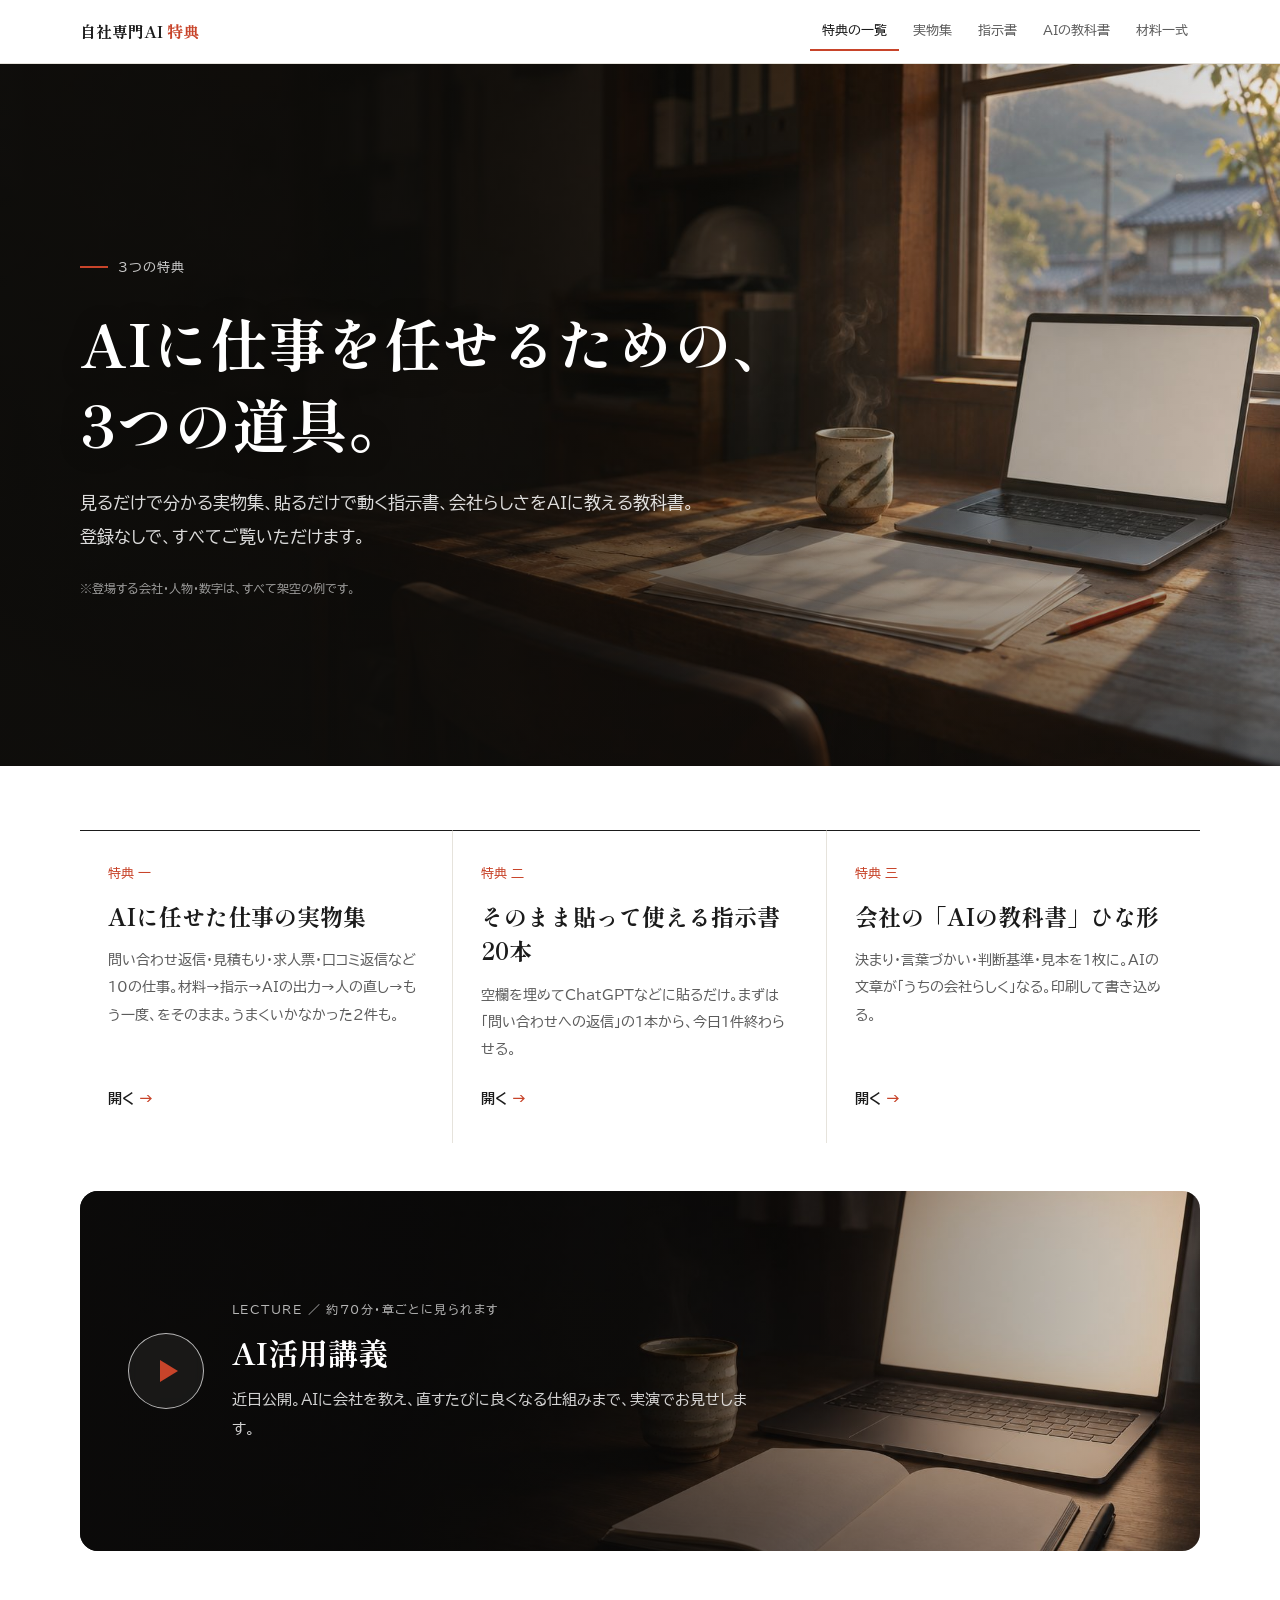
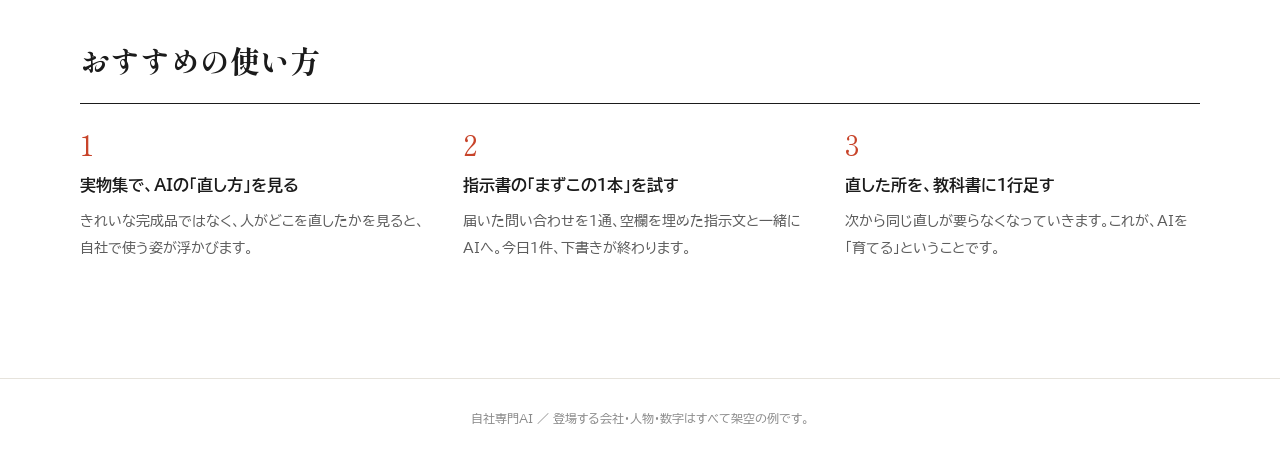
<file: kit/index.html>
<!doctype html>
<html lang="ja"><head><meta charset="utf-8"><meta name="viewport" content="width=device-width,initial-scale=1">
<title>自社専門AI 特典｜AIに仕事を任せるための3つの道具</title>
<meta name="robots" content="noindex">
<meta http-equiv="refresh" content="0; url=../tokuten/">
<link rel="canonical" href="../tokuten/">
<script>location.replace('../tokuten/' + location.hash);</script>
<style>body{margin:0;font-family:"BIZ UDPGothic",system-ui,sans-serif;background:#fff;color:#1b1b1b;display:grid;place-items:center;min-height:100vh;text-align:center;padding:16px}a{color:#1b1b1b;text-decoration-color:#c8442a}</style>
</head><body>
<p>特典のページは新しくなりました。<br><a href="../tokuten/">新しい特典ページを開く</a></p>
</body></html>
</file>
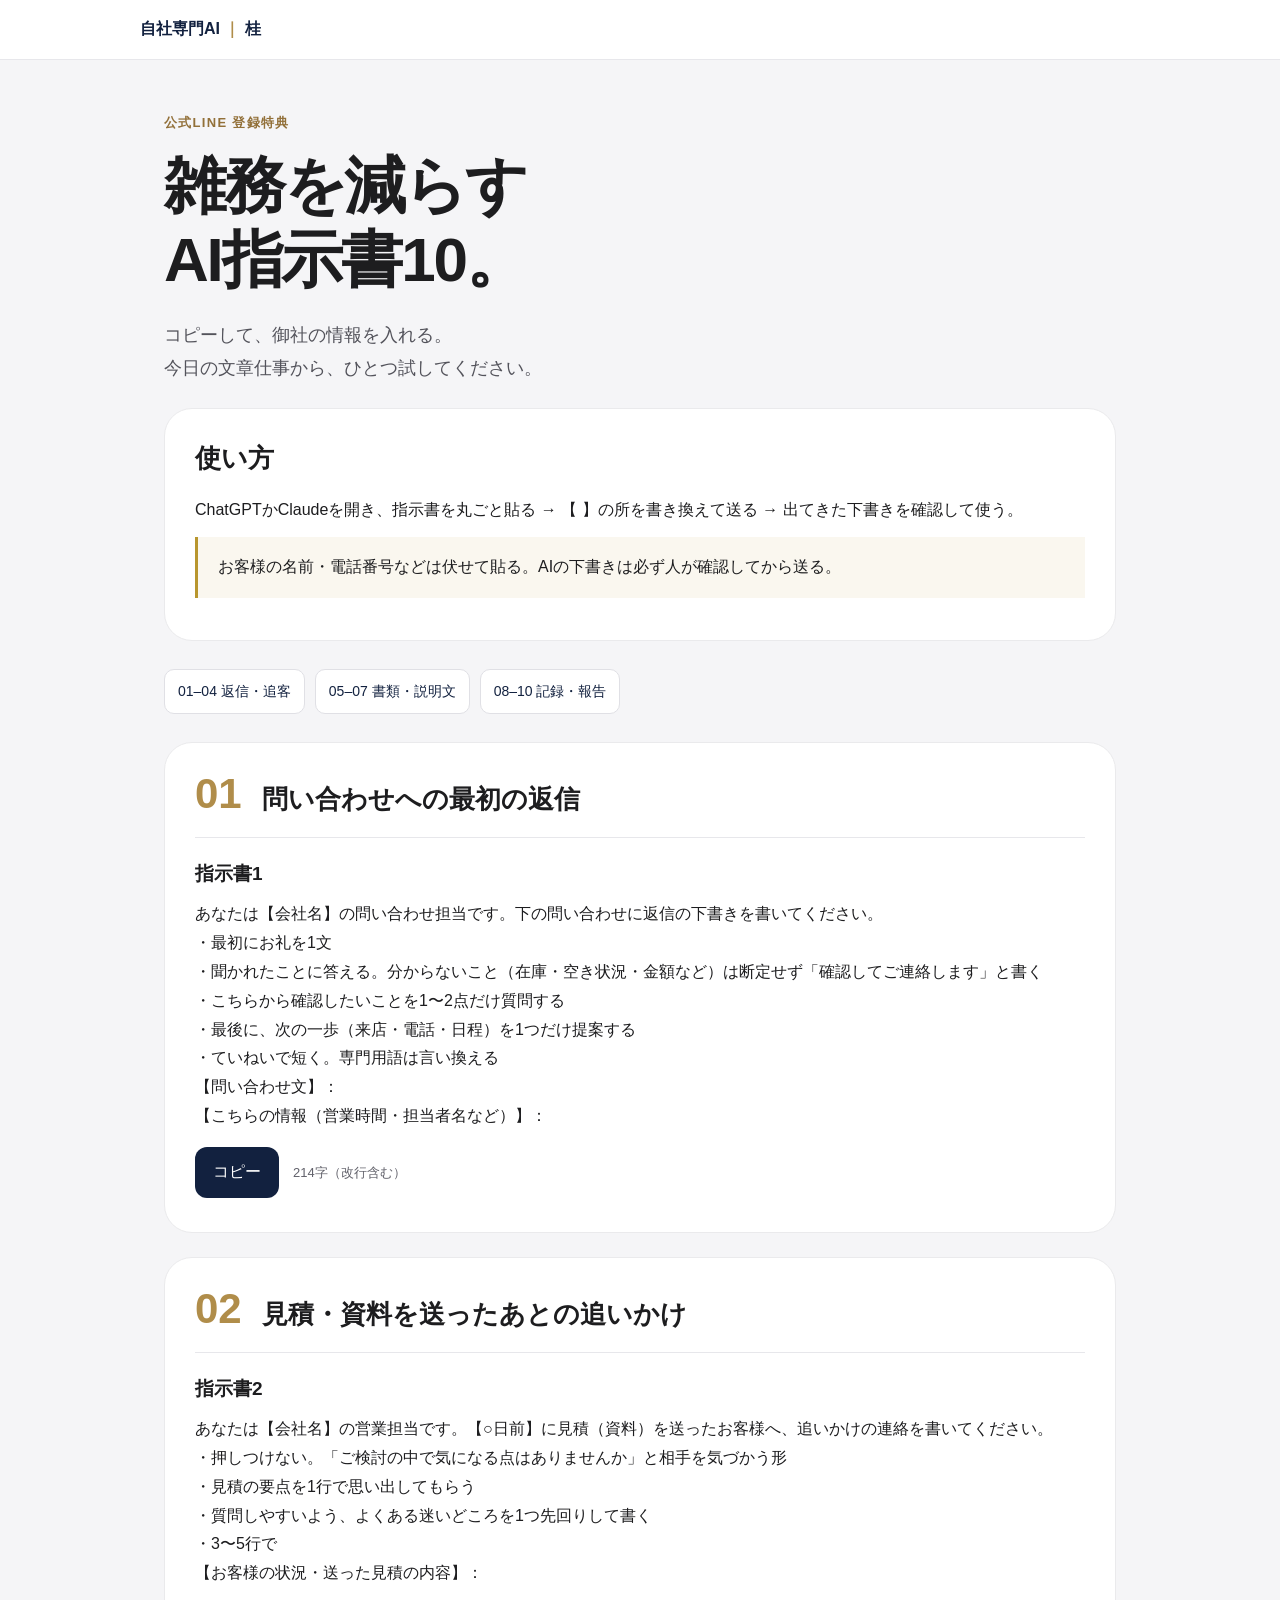
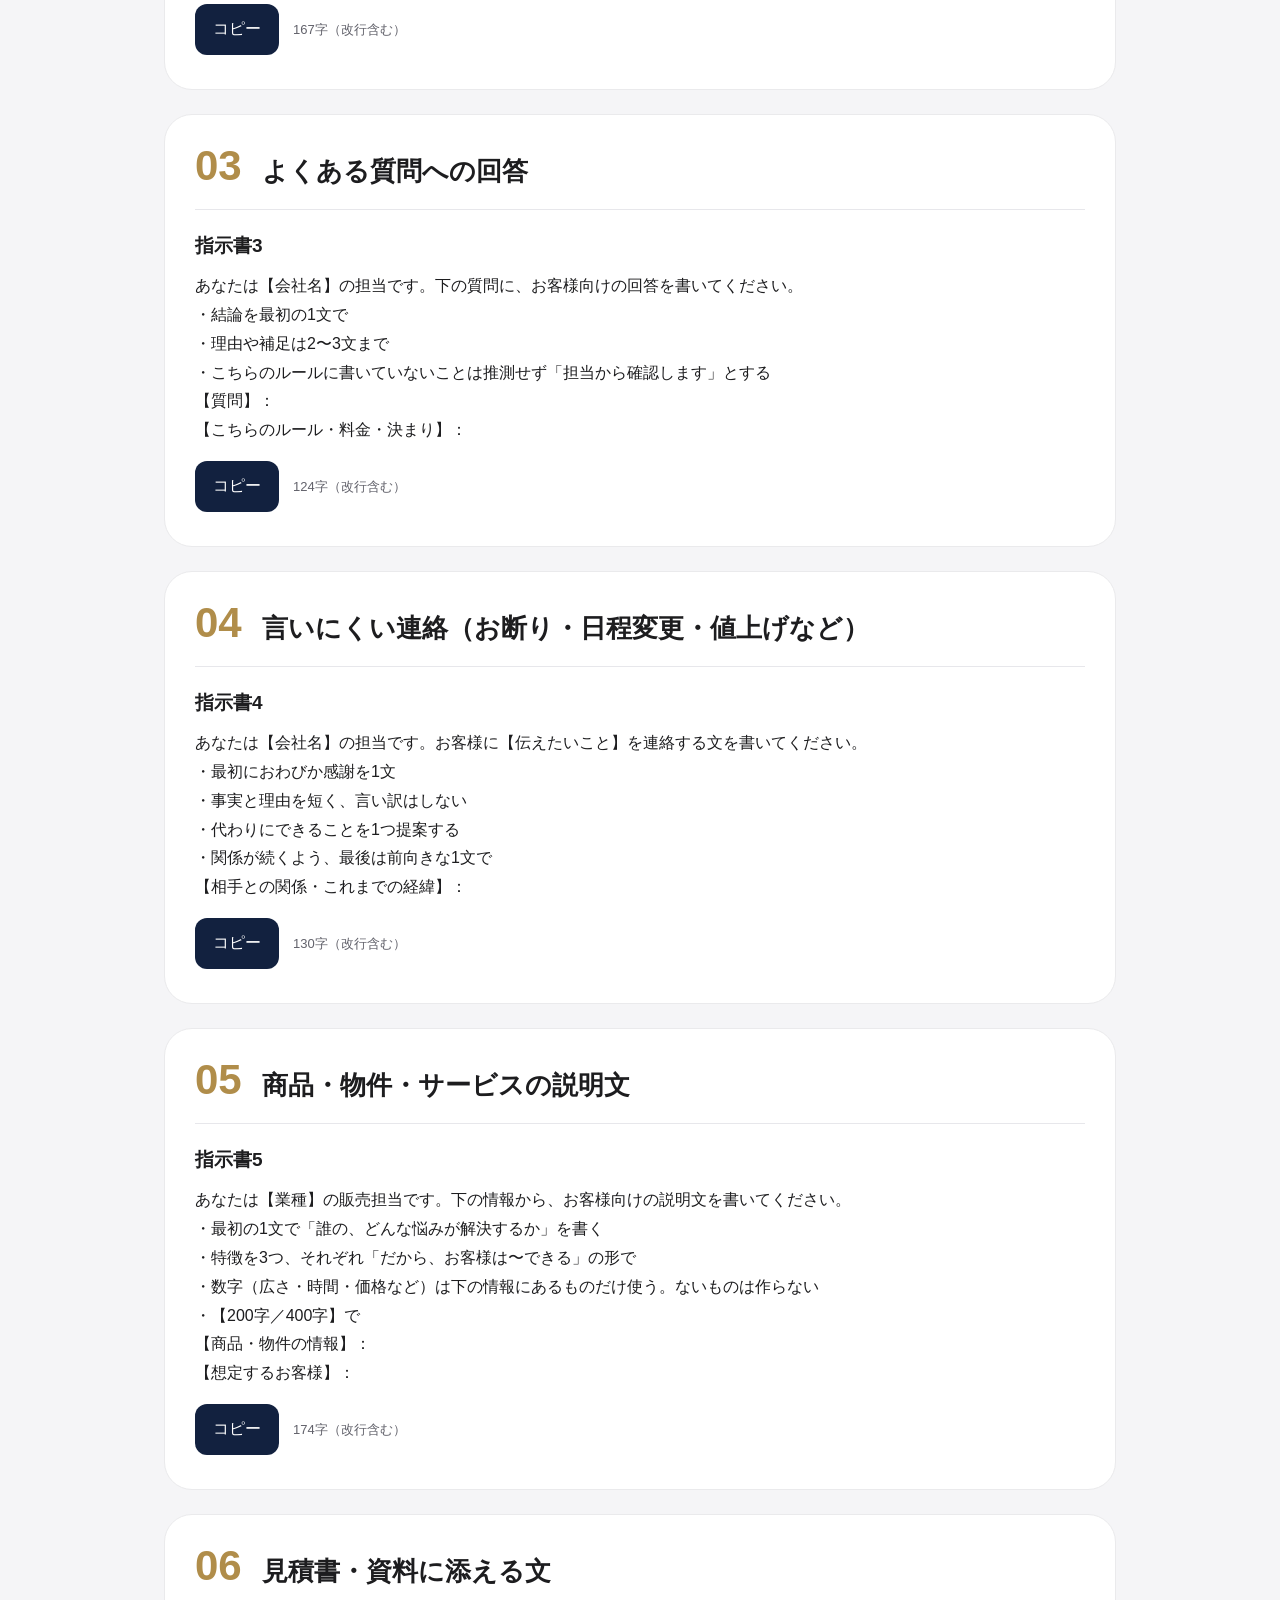
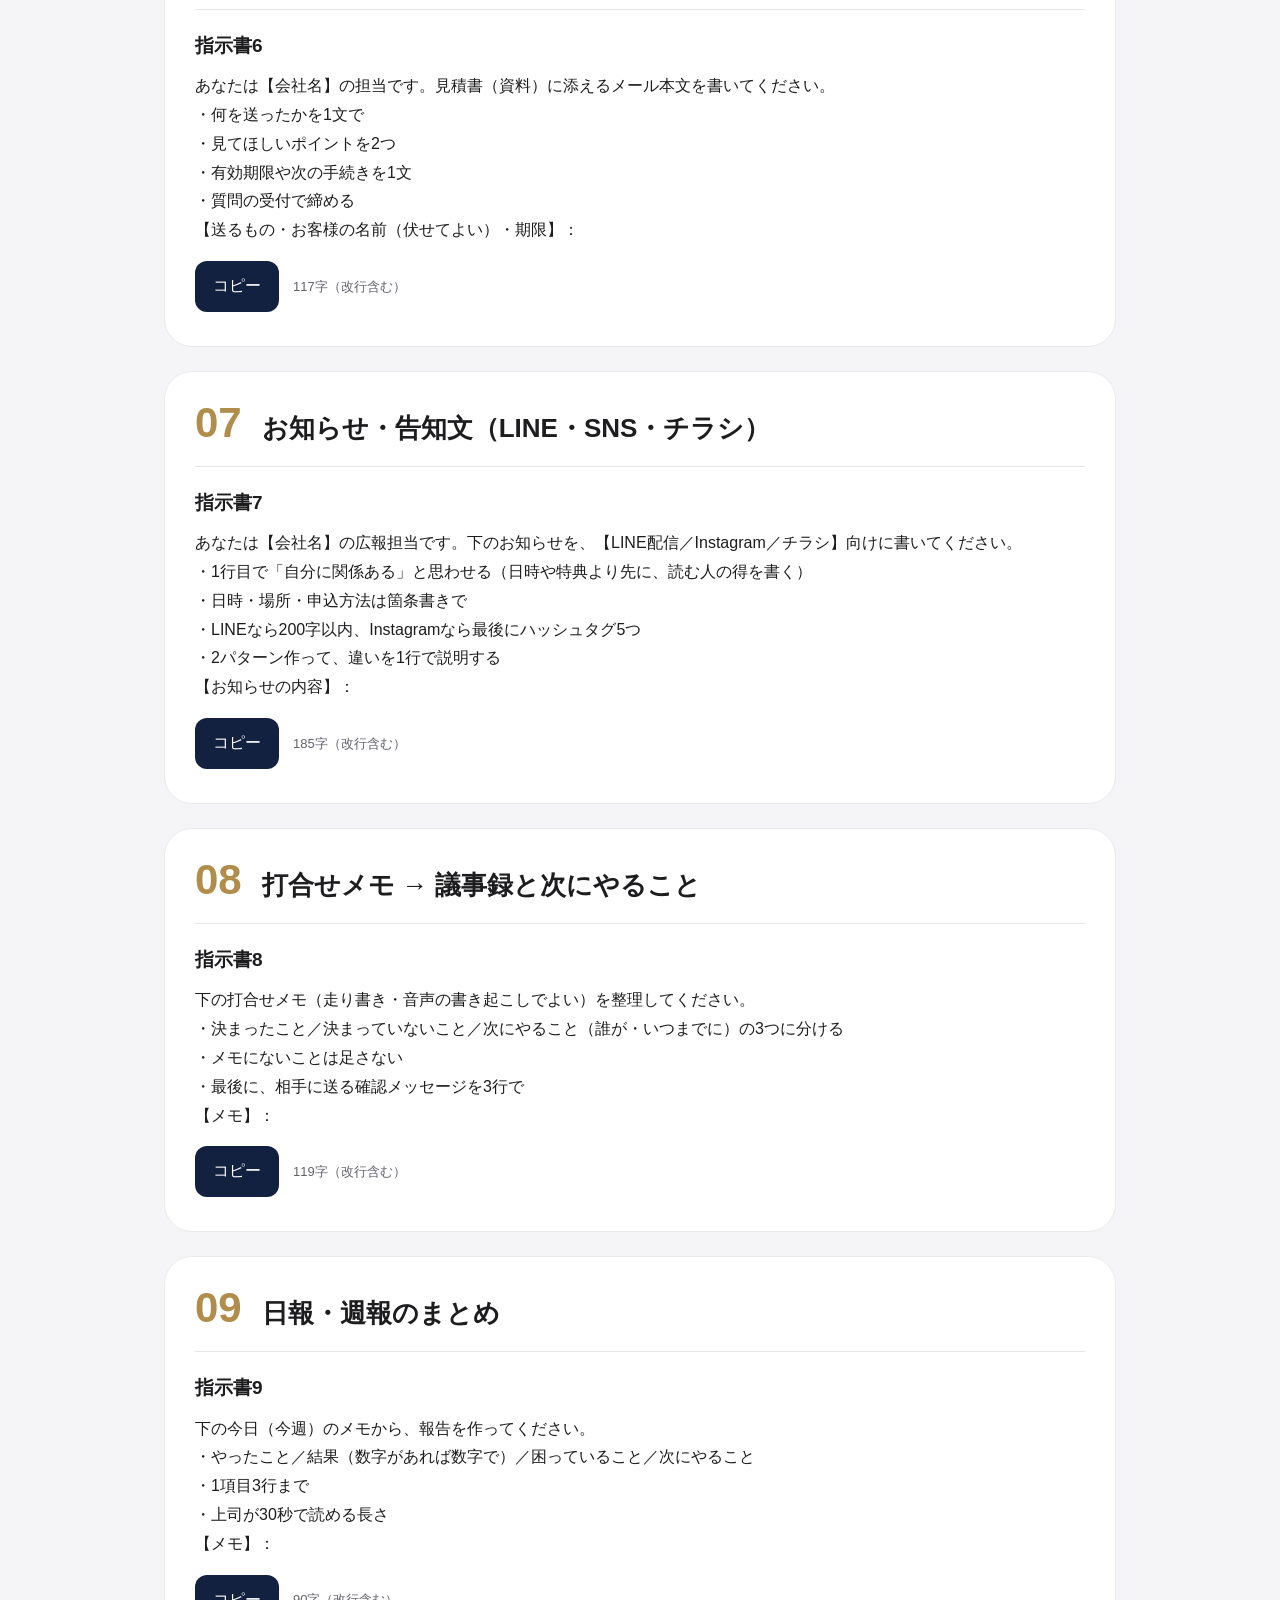
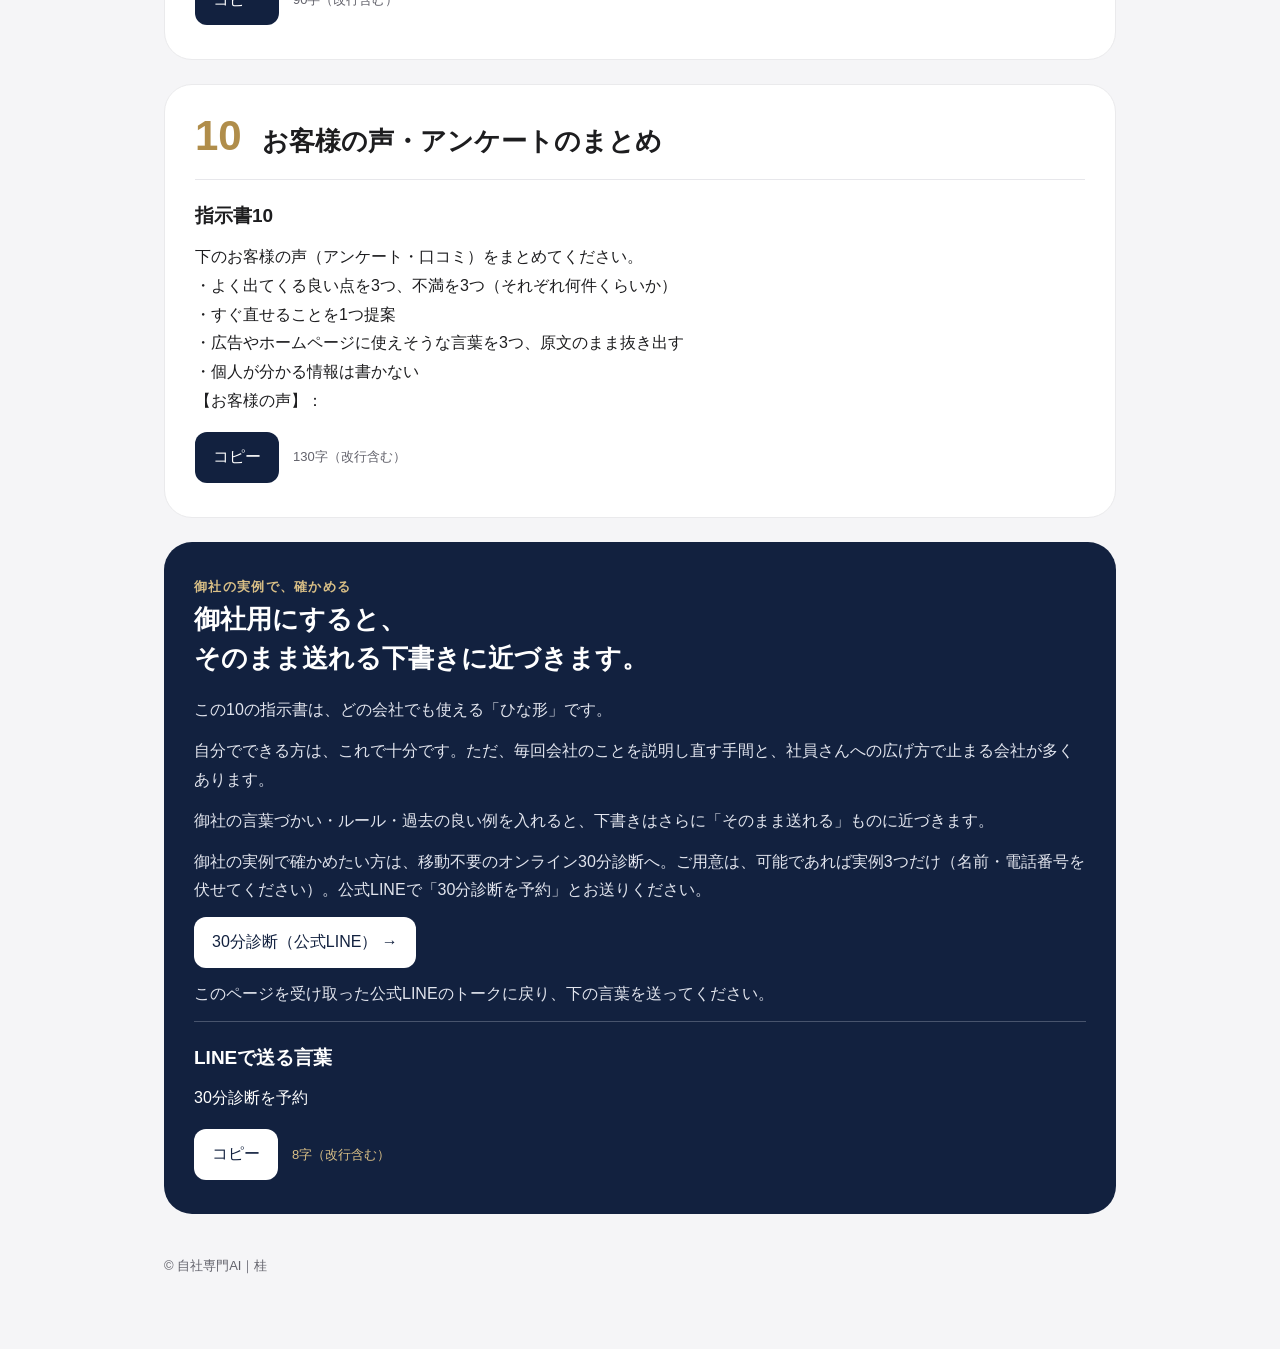
<file: shijisho/index.html>
<!doctype html>
<html lang="ja"><head><meta charset="utf-8"><meta name="viewport" content="width=device-width,initial-scale=1"><meta name="robots" content="noindex"><title>雑務を減らすAI指示書10｜自社専門AI</title><style>*{box-sizing:border-box}html{scroll-behavior:smooth}body{margin:0;background:#f5f5f7;color:#1d1d1f;font:16px/1.8 "Noto Sans JP","Yu Gothic",Meiryo,sans-serif}header{background:white;border-bottom:1px solid #e7e7eb;padding:15px 24px}header div{max-width:1000px;margin:auto;font-weight:700;color:#12213f}main{max-width:1000px;margin:auto;padding:48px 24px 72px}h1{font-size:clamp(32px,6vw,62px);line-height:1.2;letter-spacing:-.035em;margin:12px 0 22px}h2{font-size:26px;line-height:1.5;margin:0 0 18px}h3{font-size:19px;line-height:1.5;margin:0 0 12px}p{margin:12px 0}.eyebrow{color:#927039;font-size:13px;font-weight:700;letter-spacing:.1em}.lead{font-size:18px;color:#53535b;max-width:710px}.card{background:#fff;border:1px solid #eaeaec;border-radius:28px;padding:30px;margin:24px 0}.navy{background:#12213f;color:white;border:0}.navy .eyebrow{color:#d9bf86}.navy p{color:#e2e5ee}pre{font:inherit;white-space:pre-wrap;overflow-wrap:anywhere;margin:0}button,.button{display:inline-block;background:#12213f;color:white;border:0;border-radius:12px;padding:11px 18px;font:inherit;cursor:pointer;text-decoration:none}button:hover,.button:hover{background:#253d65}button:focus-visible,a:focus-visible,input:focus-visible,textarea:focus-visible{outline:3px solid #b8962e;outline-offset:4px}.copyrow{display:flex;align-items:center;gap:14px;flex-wrap:wrap;margin-top:16px}.count,.muted{font-size:13px;color:#62626b}.snippet{border-top:1px solid #e7e7eb;padding:22px 0 4px}.tag{display:inline-block;background:#f5f2e9;color:#705318;border-radius:8px;padding:4px 10px;font-size:12px;margin-bottom:12px}.grid{display:grid;grid-template-columns:repeat(2,minmax(0,1fr));gap:18px}.grid .card{margin:0}nav{display:flex;flex-wrap:wrap;gap:10px;margin:28px 0}nav a{background:#fff;border:1px solid #e0e0e5;border-radius:10px;padding:9px 13px;color:#12213f;text-decoration:none;font-size:14px}label{display:block;margin:14px 0}input,textarea{width:100%;font:inherit;padding:12px;border:1px solid #c9c9d0;border-radius:10px;background:#fff;color:#12213f}table{border-collapse:collapse;width:100%;font-size:14px}td,th{border-bottom:1px solid #e7e7eb;text-align:left;padding:12px 8px;vertical-align:top}img{max-width:100%;height:auto;border-radius:16px}.notice{padding:16px 20px;border-left:3px solid #b8962e;background:#faf7ef}.number{color:#b08d4a;font-size:42px;font-weight:700;line-height:1}.prompt-title{display:flex;gap:20px;align-items:baseline}footer{color:#62626b;font-size:13px;margin-top:40px}section{scroll-margin-top:20px}.status{min-height:1.8em;font-size:13px;color:#705318}ul,ol{padding-left:1.5em}a{color:#264970}@media(max-width:600px){main{padding:32px 16px 48px}.card{padding:24px 20px;border-radius:24px}.grid{grid-template-columns:1fr}h2{font-size:23px}td,th{padding:10px 4px;font-size:12px}}@media print{button,nav,.status{display:none}.card{break-inside:avoid}body{background:white}}.navy .count,.navy .status{color:#d9bf86}.navy .snippet{border-color:#48546d}.navy .copyrow button{background:#fff;color:#12213f}</style></head><body><header><div>自社専門AI <span style="color:#b08d4a">｜</span> 桂</div></header><main><span class="eyebrow">公式LINE 登録特典</span><h1>雑務を減らす<br>AI指示書10。</h1><p class="lead">コピーして、御社の情報を入れる。<br>今日の文章仕事から、ひとつ試してください。</p><section class="card"><h2>使い方</h2><p>ChatGPTかClaudeを開き、指示書を丸ごと貼る → 【 】の所を書き換えて送る → 出てきた下書きを確認して使う。</p><p class="notice">お客様の名前・電話番号などは伏せて貼る。AIの下書きは必ず人が確認してから送る。</p></section><nav aria-label="指示書の分類"><a href="#p1">01–04 返信・追客</a><a href="#p5">05–07 書類・説明文</a><a href="#p8">08–10 記録・報告</a></nav><article class="card" id="p1"><div class="prompt-title"><span class="number">01</span><h2>問い合わせへの最初の返信</h2></div><div class="snippet"><h3>指示書1</h3><pre id="text-33">あなたは【会社名】の問い合わせ担当です。下の問い合わせに返信の下書きを書いてください。
・最初にお礼を1文
・聞かれたことに答える。分からないこと（在庫・空き状況・金額など）は断定せず「確認してご連絡します」と書く
・こちらから確認したいことを1〜2点だけ質問する
・最後に、次の一歩（来店・電話・日程）を1つだけ提案する
・ていねいで短く。専門用語は言い換える
【問い合わせ文】：
【こちらの情報（営業時間・担当者名など）】：</pre><div class="copyrow"><button type="button" data-copy="text-33" aria-label="指示書1をコピー">コピー</button><span class="count">214字（改行含む）</span><span class="status" role="status" aria-live="polite"></span></div></div></article><article class="card" id="p2"><div class="prompt-title"><span class="number">02</span><h2>見積・資料を送ったあとの追いかけ</h2></div><div class="snippet"><h3>指示書2</h3><pre id="text-34">あなたは【会社名】の営業担当です。【○日前】に見積（資料）を送ったお客様へ、追いかけの連絡を書いてください。
・押しつけない。「ご検討の中で気になる点はありませんか」と相手を気づかう形
・見積の要点を1行で思い出してもらう
・質問しやすいよう、よくある迷いどころを1つ先回りして書く
・3〜5行で
【お客様の状況・送った見積の内容】：</pre><div class="copyrow"><button type="button" data-copy="text-34" aria-label="指示書2をコピー">コピー</button><span class="count">167字（改行含む）</span><span class="status" role="status" aria-live="polite"></span></div></div></article><article class="card" id="p3"><div class="prompt-title"><span class="number">03</span><h2>よくある質問への回答</h2></div><div class="snippet"><h3>指示書3</h3><pre id="text-35">あなたは【会社名】の担当です。下の質問に、お客様向けの回答を書いてください。
・結論を最初の1文で
・理由や補足は2〜3文まで
・こちらのルールに書いていないことは推測せず「担当から確認します」とする
【質問】：
【こちらのルール・料金・決まり】：</pre><div class="copyrow"><button type="button" data-copy="text-35" aria-label="指示書3をコピー">コピー</button><span class="count">124字（改行含む）</span><span class="status" role="status" aria-live="polite"></span></div></div></article><article class="card" id="p4"><div class="prompt-title"><span class="number">04</span><h2>言いにくい連絡（お断り・日程変更・値上げなど）</h2></div><div class="snippet"><h3>指示書4</h3><pre id="text-36">あなたは【会社名】の担当です。お客様に【伝えたいこと】を連絡する文を書いてください。
・最初におわびか感謝を1文
・事実と理由を短く、言い訳はしない
・代わりにできることを1つ提案する
・関係が続くよう、最後は前向きな1文で
【相手との関係・これまでの経緯】：</pre><div class="copyrow"><button type="button" data-copy="text-36" aria-label="指示書4をコピー">コピー</button><span class="count">130字（改行含む）</span><span class="status" role="status" aria-live="polite"></span></div></div></article><article class="card" id="p5"><div class="prompt-title"><span class="number">05</span><h2>商品・物件・サービスの説明文</h2></div><div class="snippet"><h3>指示書5</h3><pre id="text-37">あなたは【業種】の販売担当です。下の情報から、お客様向けの説明文を書いてください。
・最初の1文で「誰の、どんな悩みが解決するか」を書く
・特徴を3つ、それぞれ「だから、お客様は〜できる」の形で
・数字（広さ・時間・価格など）は下の情報にあるものだけ使う。ないものは作らない
・【200字／400字】で
【商品・物件の情報】：
【想定するお客様】：</pre><div class="copyrow"><button type="button" data-copy="text-37" aria-label="指示書5をコピー">コピー</button><span class="count">174字（改行含む）</span><span class="status" role="status" aria-live="polite"></span></div></div></article><article class="card" id="p6"><div class="prompt-title"><span class="number">06</span><h2>見積書・資料に添える文</h2></div><div class="snippet"><h3>指示書6</h3><pre id="text-38">あなたは【会社名】の担当です。見積書（資料）に添えるメール本文を書いてください。
・何を送ったかを1文で
・見てほしいポイントを2つ
・有効期限や次の手続きを1文
・質問の受付で締める
【送るもの・お客様の名前（伏せてよい）・期限】：</pre><div class="copyrow"><button type="button" data-copy="text-38" aria-label="指示書6をコピー">コピー</button><span class="count">117字（改行含む）</span><span class="status" role="status" aria-live="polite"></span></div></div></article><article class="card" id="p7"><div class="prompt-title"><span class="number">07</span><h2>お知らせ・告知文（LINE・SNS・チラシ）</h2></div><div class="snippet"><h3>指示書7</h3><pre id="text-39">あなたは【会社名】の広報担当です。下のお知らせを、【LINE配信／Instagram／チラシ】向けに書いてください。
・1行目で「自分に関係ある」と思わせる（日時や特典より先に、読む人の得を書く）
・日時・場所・申込方法は箇条書きで
・LINEなら200字以内、Instagramなら最後にハッシュタグ5つ
・2パターン作って、違いを1行で説明する
【お知らせの内容】：</pre><div class="copyrow"><button type="button" data-copy="text-39" aria-label="指示書7をコピー">コピー</button><span class="count">185字（改行含む）</span><span class="status" role="status" aria-live="polite"></span></div></div></article><article class="card" id="p8"><div class="prompt-title"><span class="number">08</span><h2>打合せメモ → 議事録と次にやること</h2></div><div class="snippet"><h3>指示書8</h3><pre id="text-40">下の打合せメモ（走り書き・音声の書き起こしでよい）を整理してください。
・決まったこと／決まっていないこと／次にやること（誰が・いつまでに）の3つに分ける
・メモにないことは足さない
・最後に、相手に送る確認メッセージを3行で
【メモ】：</pre><div class="copyrow"><button type="button" data-copy="text-40" aria-label="指示書8をコピー">コピー</button><span class="count">119字（改行含む）</span><span class="status" role="status" aria-live="polite"></span></div></div></article><article class="card" id="p9"><div class="prompt-title"><span class="number">09</span><h2>日報・週報のまとめ</h2></div><div class="snippet"><h3>指示書9</h3><pre id="text-41">下の今日（今週）のメモから、報告を作ってください。
・やったこと／結果（数字があれば数字で）／困っていること／次にやること
・1項目3行まで
・上司が30秒で読める長さ
【メモ】：</pre><div class="copyrow"><button type="button" data-copy="text-41" aria-label="指示書9をコピー">コピー</button><span class="count">90字（改行含む）</span><span class="status" role="status" aria-live="polite"></span></div></div></article><article class="card" id="p10"><div class="prompt-title"><span class="number">10</span><h2>お客様の声・アンケートのまとめ</h2></div><div class="snippet"><h3>指示書10</h3><pre id="text-42">下のお客様の声（アンケート・口コミ）をまとめてください。
・よく出てくる良い点を3つ、不満を3つ（それぞれ何件くらいか）
・すぐ直せることを1つ提案
・広告やホームページに使えそうな言葉を3つ、原文のまま抜き出す
・個人が分かる情報は書かない
【お客様の声】：</pre><div class="copyrow"><button type="button" data-copy="text-42" aria-label="指示書10をコピー">コピー</button><span class="count">130字（改行含む）</span><span class="status" role="status" aria-live="polite"></span></div></div></article><section class="card navy"><span class="eyebrow">御社の実例で、確かめる</span><h2>御社用にすると、<br>そのまま送れる下書きに近づきます。</h2><p>この10の指示書は、どの会社でも使える「ひな形」です。</p><p>自分でできる方は、これで十分です。ただ、毎回会社のことを説明し直す手間と、社員さんへの広げ方で止まる会社が多くあります。</p><p>御社の言葉づかい・ルール・過去の良い例を入れると、下書きはさらに「そのまま送れる」ものに近づきます。</p><p>御社の実例で確かめたい方は、移動不要のオンライン30分診断へ。ご用意は、可能であれば実例3つだけ（名前・電話番号を伏せてください）。公式LINEで「30分診断を予約」とお送りください。</p><a id="line-cta" class="button" style="background:#fff;color:#12213f" href="#line-guide">30分診断（公式LINE） →</a><p id="line-guide">このページを受け取った公式LINEのトークに戻り、下の言葉を送ってください。</p><div class="snippet"><h3>LINEで送る言葉</h3><pre id="text-43">30分診断を予約</pre><div class="copyrow"><button type="button" data-copy="text-43" aria-label="LINEで送る言葉をコピー">コピー</button><span class="count">8字（改行含む）</span><span class="status" role="status" aria-live="polite"></span></div></div></section><footer>© 自社専門AI｜桂</footer></main><script>document.querySelectorAll('[data-copy]').forEach(b=>{b.addEventListener('click',async()=>{const el=document.getElementById(b.dataset.copy);const text=el.textContent;let ok=false;try{if(navigator.clipboard&&window.isSecureContext){await navigator.clipboard.writeText(text);ok=true;}}catch(e){}if(!ok){const t=document.createElement('textarea');t.value=text;t.style.cssText='position:fixed;left:-9999px';document.body.append(t);t.select();try{ok=document.execCommand('copy')}catch(e){}t.remove();b.focus();}const s=b.parentElement.querySelector('.status');s.textContent=ok?'コピーしました':'コピーできませんでした。本文を選択してコピーしてください。';});});const LINE_BASIC_ID = "@543rhryb"; // 公式LINEのベーシックID
if(/^@[A-Za-z0-9._-]+$/.test(LINE_BASIC_ID)){const a=document.getElementById('line-cta');a.href='https://line.me/R/oaMessage/'+encodeURIComponent(LINE_BASIC_ID)+'/?'+encodeURIComponent('30分診断を予約');a.target='_blank';a.rel='noopener';}</script></body></html>
</file>
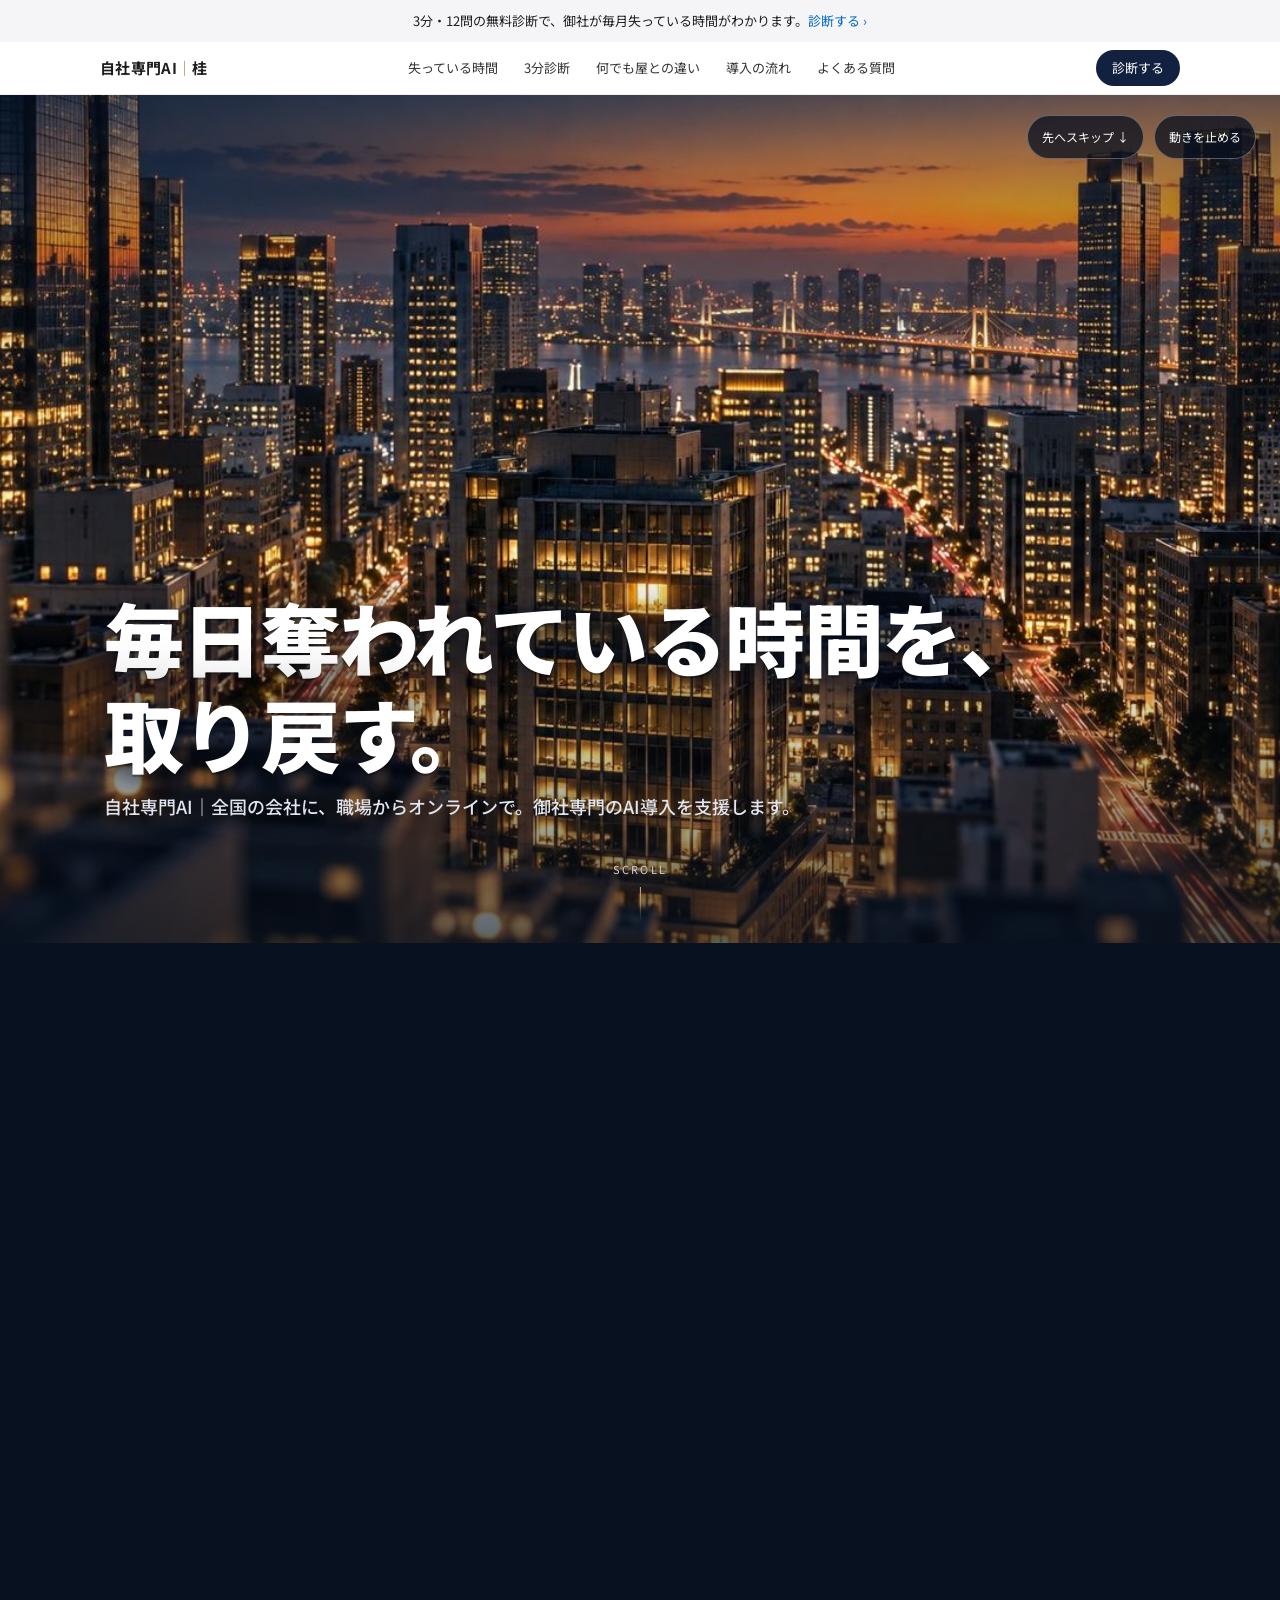
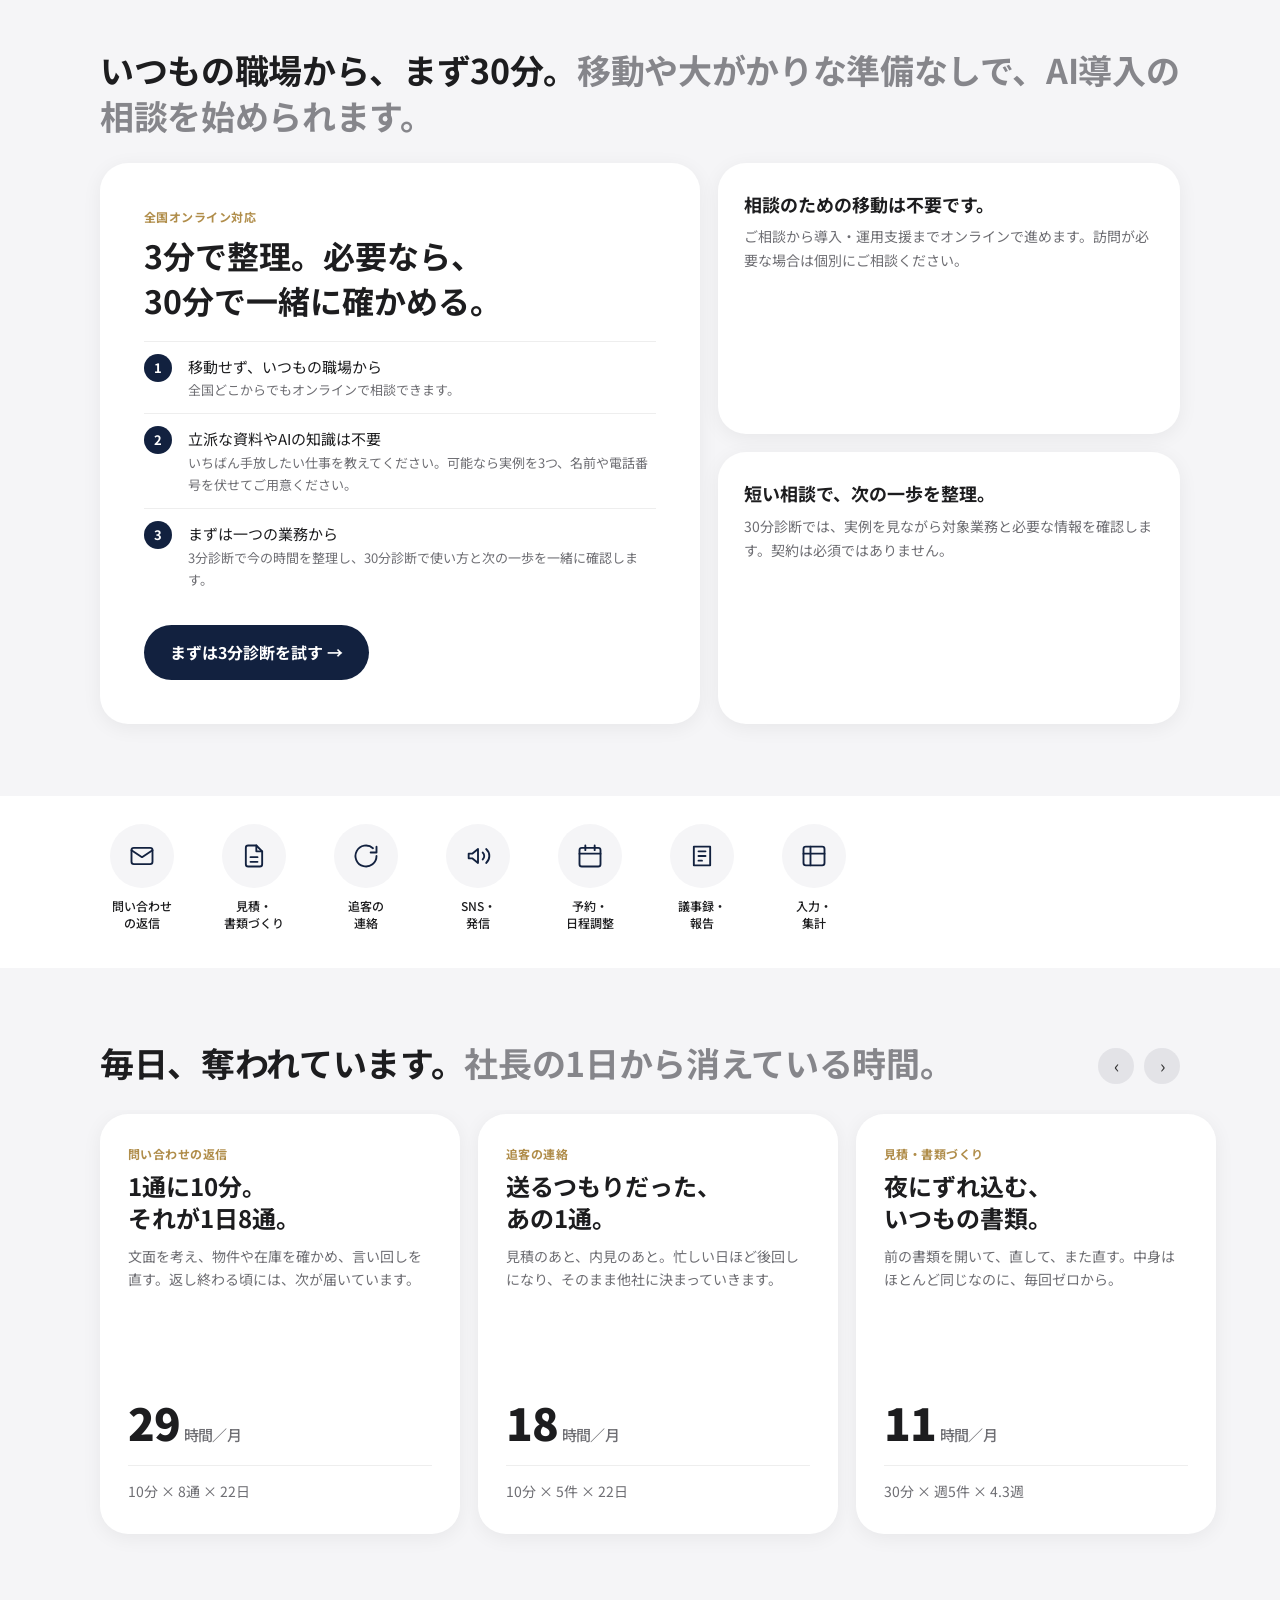
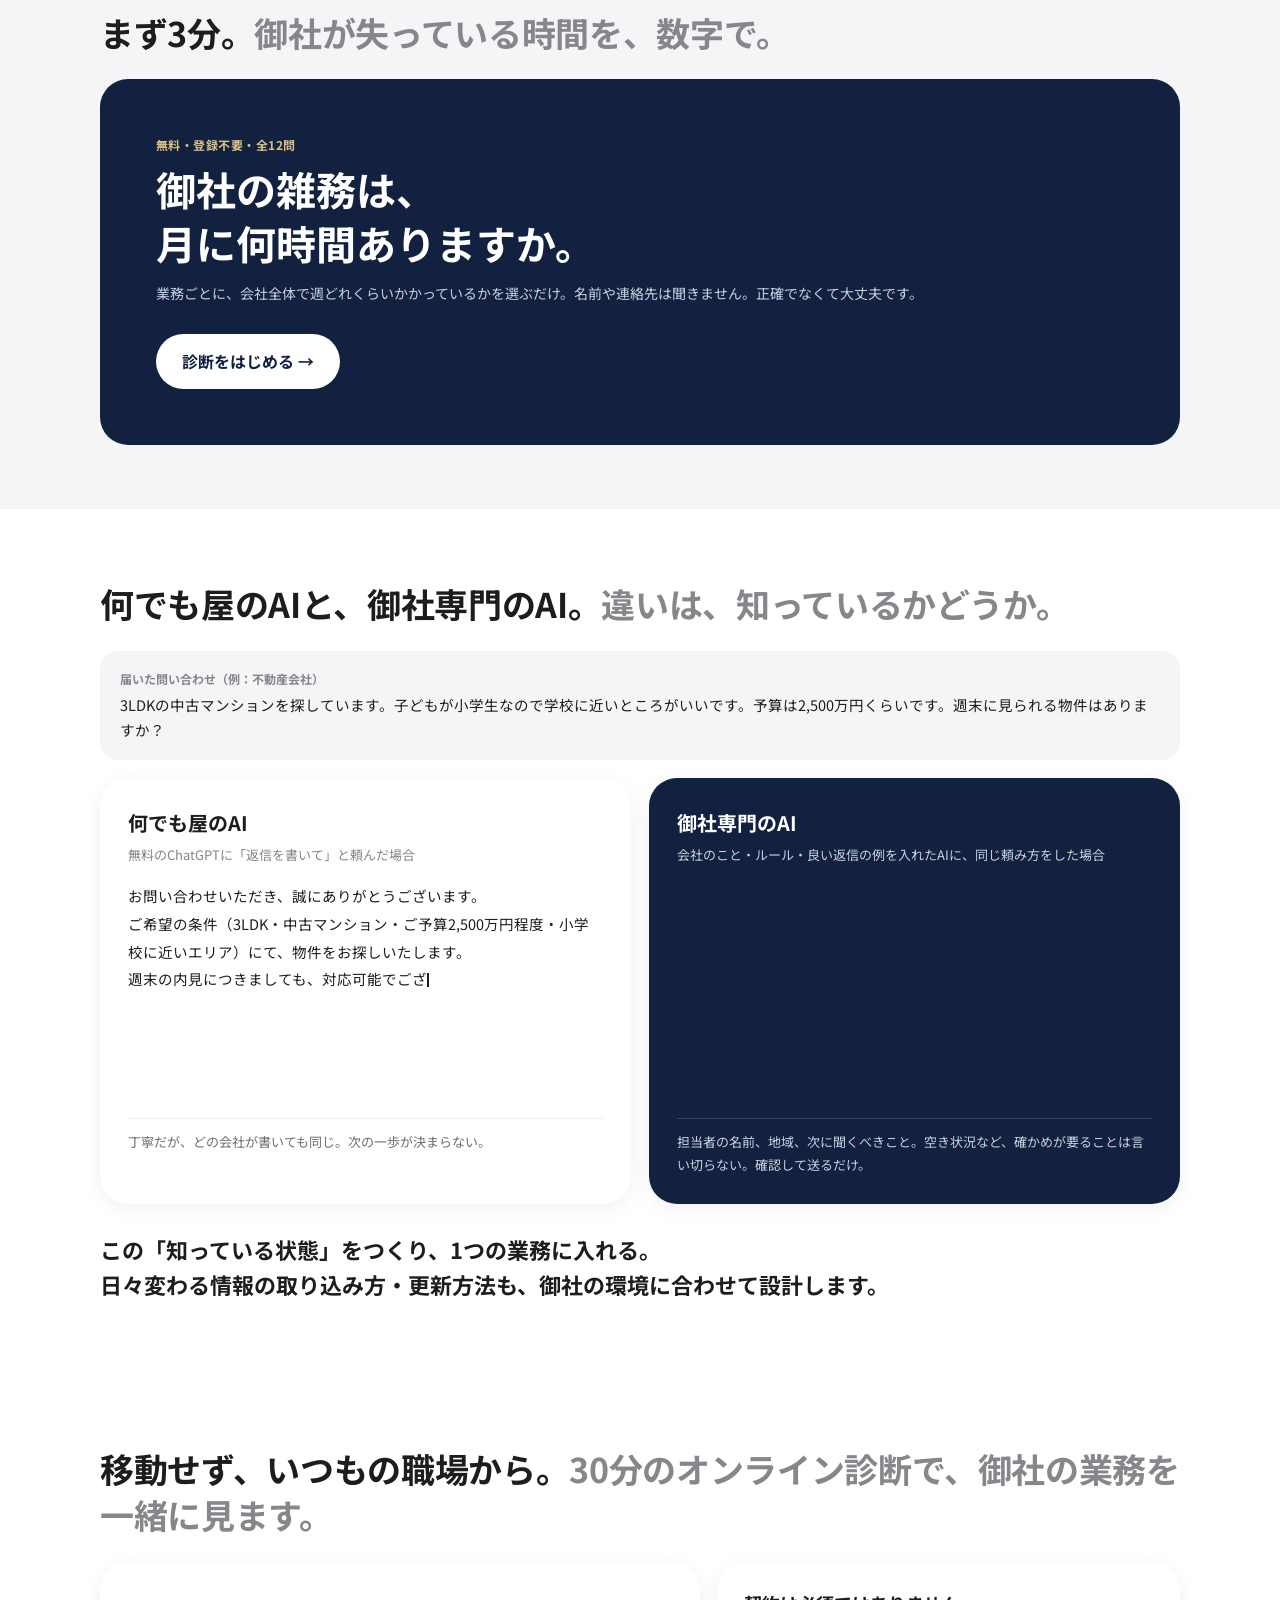
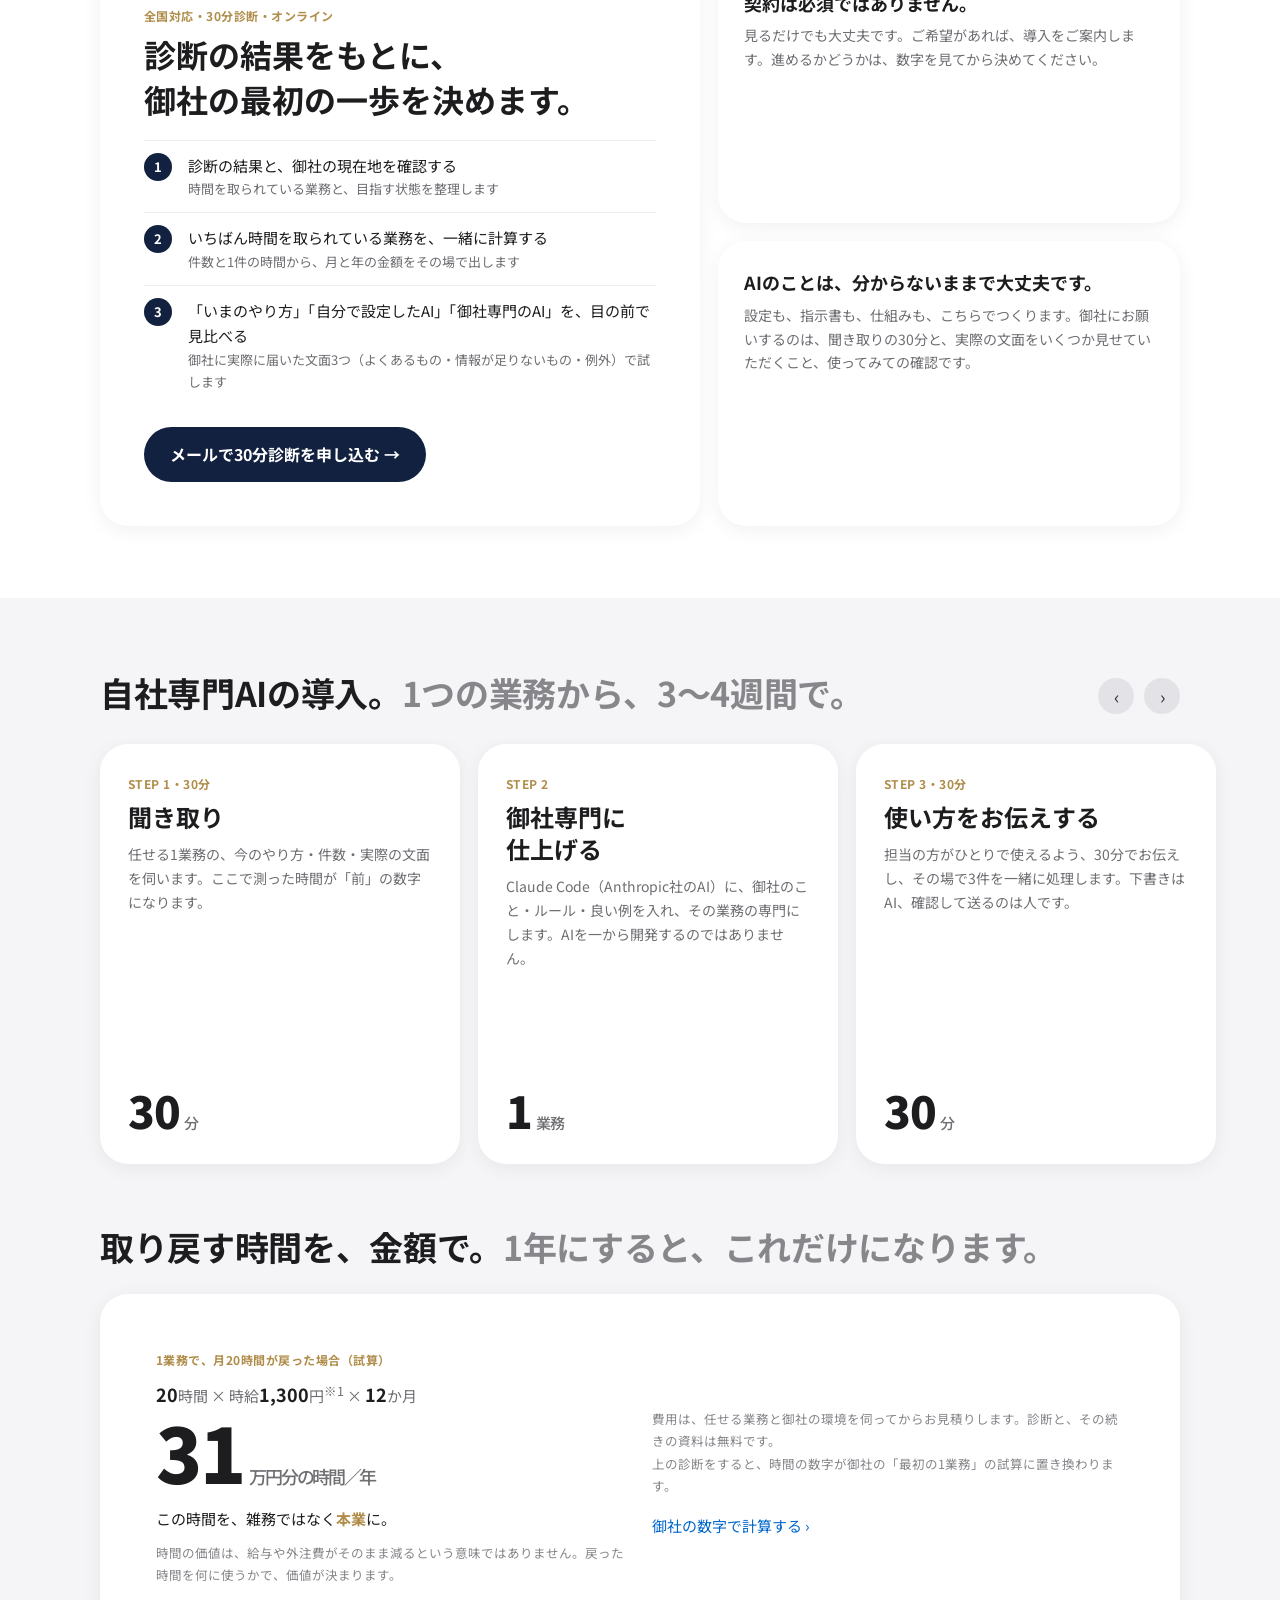
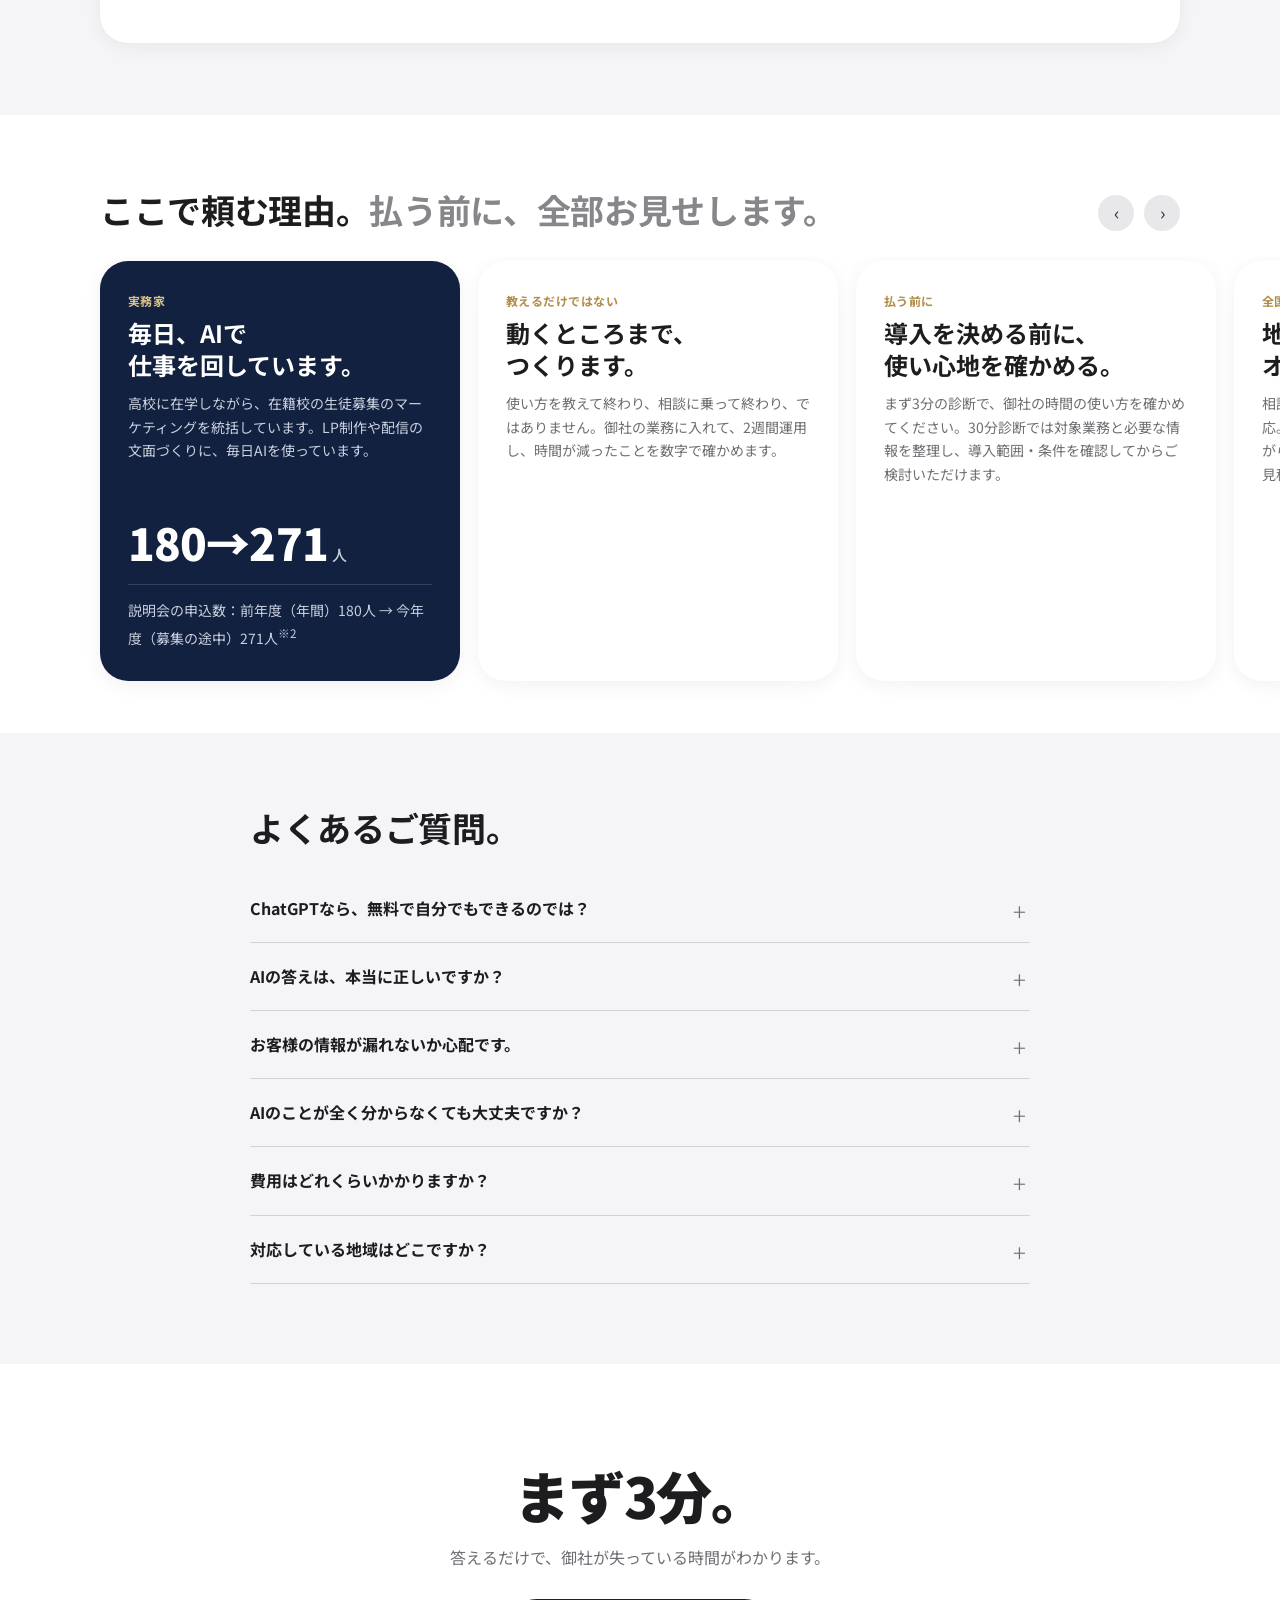
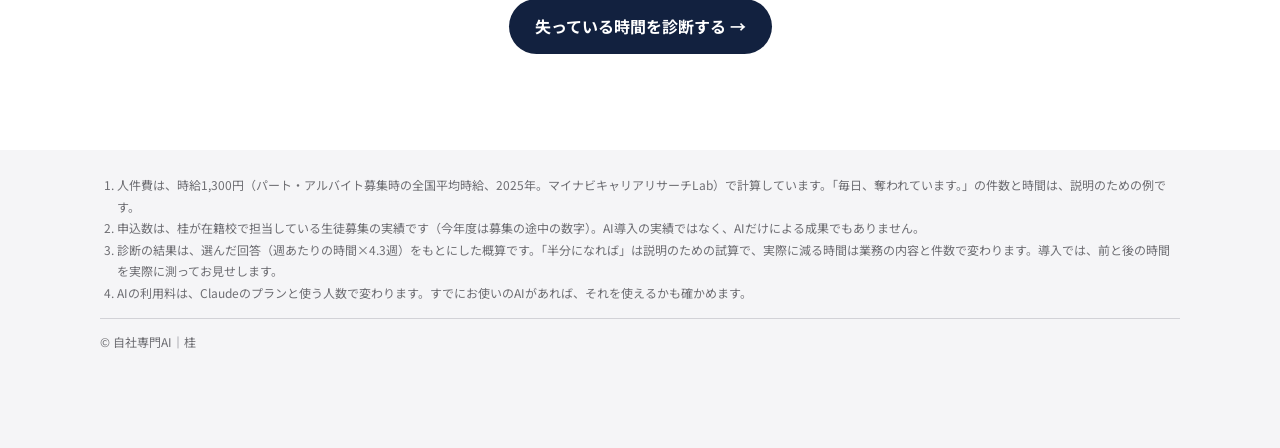
<file: shindan/index.html>
<!doctype html>
<html lang="ja">
<head>
<meta charset="utf-8">
<meta name="viewport" content="width=device-width, initial-scale=1">
<title>自社専門AI｜毎日奪われている時間を、取り戻す。</title>
<meta name="description" content="全国オンライン対応。移動の手間なく、いつもの職場からAI導入を相談できます。まず3分診断で時間を整理し、必要なら30分で御社の業務を一緒に確かめます。">
<link rel="preload" as="image" href="../frames/f000.jpg?v=2">
<link rel="preconnect" href="https://fonts.googleapis.com">
<link rel="preconnect" href="https://fonts.gstatic.com" crossorigin>
<link href="https://fonts.googleapis.com/css2?family=Noto+Sans+JP:wght@400;500;700;900&display=swap" rel="stylesheet">
<style>
:root{--header-height:52px;
  --ink:#1d1d1f; --sub:#6e6e73; --mute:#86868b; --line:#d2d2d7;
  --bg:#ffffff; --bg2:#f5f5f7; --navy:#12213f; --navy2:#1c2f57; --gold:#b08d4a; --gold2:#d9bf86;
  --r:28px; --w:1120px;
}
*{box-sizing:border-box;margin:0;padding:0}
html{scroll-behavior:smooth;-webkit-text-size-adjust:100%}
body{font-family:"Noto Sans JP",-apple-system,BlinkMacSystemFont,"Hiragino Sans",sans-serif;color:var(--ink);background:var(--bg);line-height:1.7;font-size:16px;-webkit-font-smoothing:antialiased}
a{color:inherit;text-decoration:none}
button{font:inherit;cursor:pointer;border:0;background:none;color:inherit}
.wrap{max-width:var(--w);margin:0 auto;padding:0 20px}
.sec{padding:72px 0 8px;scroll-margin-top:52px}
#diagBox{scroll-margin-top:68px}
.sec.gray{background:var(--bg2)}
.h2{font-size:clamp(24px,4.2vw,34px);font-weight:700;letter-spacing:-.01em;line-height:1.35;margin-bottom:24px}
.h2 span{color:var(--mute);font-weight:700}
.link{color:#0066cc;font-size:15px;display:inline-flex;align-items:center;gap:2px}
.link:hover{text-decoration:underline}
.eyebrow{font-size:12px;font-weight:700;color:var(--gold);letter-spacing:.04em;margin-bottom:6px;display:block}
.navy .eyebrow{color:var(--gold2)}

/* 上の帯・ヘッダー */
.ribbon{background:var(--bg2);text-align:center;font-size:13px;padding:10px 16px;color:var(--ink)}
.ribbon a{color:#0066cc}
.hdr{position:sticky;top:0;z-index:50;background:rgba(255,255,255,.82);backdrop-filter:saturate(180%) blur(20px);-webkit-backdrop-filter:saturate(180%) blur(20px);border-bottom:1px solid rgba(0,0,0,.06)}
.hdr .wrap{display:flex;align-items:center;justify-content:space-between;height:52px}
.logo{font-weight:700;font-size:15px;letter-spacing:.02em}
.logo b{color:var(--gold)}
.nav{display:none;gap:26px;font-size:13px;color:#333}
.nav a:hover{color:#000}
.hdr .cta{font-size:13px;background:var(--navy);color:#fff;padding:7px 16px;border-radius:999px}
@media(min-width:900px){.nav{display:flex}}

/* 1画面目 */
.hero{padding:56px 0 24px}
.hero .wrap{display:grid;gap:20px}
.hero h1{font-size:clamp(56px,13vw,120px);font-weight:900;letter-spacing:-.03em;line-height:1.02}
.hero h1 small{display:block;font-size:clamp(14px,2.4vw,17px);font-weight:500;color:var(--sub);letter-spacing:0;margin-top:14px}
.hero .lead{font-size:clamp(22px,3.6vw,30px);font-weight:700;line-height:1.45}
.hero .links{display:flex;flex-direction:column;gap:6px;margin-top:14px}
@media(min-width:900px){.hero .wrap{grid-template-columns:1.1fr .9fr;align-items:end}.hero .side{text-align:right}.hero .links{align-items:flex-end}}

/* 業務アイコン列 */
.icons{display:flex;gap:28px;overflow-x:auto;scroll-snap-type:x mandatory;padding:28px 20px 36px;max-width:var(--w);margin:0 auto;scrollbar-width:none}
.icons::-webkit-scrollbar{display:none}
.ic{flex:0 0 auto;scroll-snap-align:start;display:flex;flex-direction:column;align-items:center;gap:10px;width:84px;font-size:12px;font-weight:500;text-align:center;line-height:1.4}
.ic .c{width:64px;height:64px;border-radius:50%;background:var(--bg2);display:grid;place-items:center;transition:transform .3s}
.ic:hover .c{transform:translateY(-3px)}
.ic svg{width:28px;height:28px;stroke:var(--navy);fill:none;stroke-width:1.6;stroke-linecap:round;stroke-linejoin:round}

/* 棚（横スクロールのカード） */
.shelf{position:relative}
.track{display:flex;gap:18px;overflow-x:auto;scroll-snap-type:x mandatory;scroll-padding:0 20px;padding:4px 20px 44px;scrollbar-width:none}
.track::-webkit-scrollbar{display:none}
@media(min-width:1160px){.track{padding-left:calc((100vw - var(--w))/2 + 20px);scroll-padding-left:calc((100vw - var(--w))/2 + 20px)}}
.card{flex:0 0 auto;width:min(82vw,360px);min-height:420px;scroll-snap-align:start;background:#fff;border-radius:var(--r);padding:30px 28px;box-shadow:0 4px 20px rgba(0,0,0,.06);display:flex;flex-direction:column;transition:transform .35s cubic-bezier(.2,.8,.2,1),box-shadow .35s}
.card:hover{transform:scale(1.015);box-shadow:0 10px 34px rgba(0,0,0,.1)}
.card.wide{width:min(88vw,560px)}
.card h3{font-size:24px;font-weight:700;line-height:1.35;margin-bottom:10px}
.card p{font-size:14px;color:var(--sub)}
.card .big{margin-top:auto;font-size:44px;font-weight:900;letter-spacing:-.02em;line-height:1.1}
.card .big small{font-size:15px;font-weight:500;margin-left:4px;color:var(--sub)}
.card .calc{margin-top:18px;font-size:14px;color:var(--sub);border-top:1px solid #eee;padding-top:14px}
.card.navy{background:var(--navy);color:#fff}
.card.navy p,.card.navy .calc,.card.navy .big small{color:#c9d0de}
.card.navy .calc{border-color:rgba(255,255,255,.15)}
.arrows{display:none;position:absolute;right:max(20px,calc((100vw - var(--w))/2 + 20px));top:-62px;gap:10px}
.arrows button{width:36px;height:36px;border-radius:50%;background:rgba(210,210,215,.5);font-size:18px;color:#333}
.arrows button:hover{background:rgba(210,210,215,.85)}
@media(min-width:900px){.arrows{display:flex}}

/* 診断 */
.diag{background:var(--navy);color:#fff;border-radius:var(--r);padding:clamp(28px,5vw,56px);margin-bottom:56px;overflow:hidden;position:relative}
.diag .eyebrow{color:var(--gold2)}
.diag h3{font-size:clamp(26px,4.4vw,40px);font-weight:700;line-height:1.35;margin-bottom:12px}
.diag .note{color:#c9d0de;font-size:14px}
.btn{display:inline-flex;align-items:center;gap:8px;background:#fff;color:var(--navy);font-weight:700;font-size:16px;padding:14px 26px;border-radius:999px;transition:transform .2s}
.btn:hover{transform:translateY(-1px)}
.btn.gold{background:var(--gold);color:#fff}
.btn.navy{background:var(--navy);color:#fff}
.btn.line{background:#06c755;color:#fff}
.btn[disabled]{opacity:.35;pointer-events:none}
.bar{height:4px;background:rgba(255,255,255,.15);border-radius:4px;margin:22px 0 26px;overflow:hidden}
.bar i{display:block;height:100%;width:0;background:var(--gold2);transition:width .4s}
.qcount{font-size:13px;color:var(--gold2);font-weight:700}
.qtitle{font-size:clamp(20px,3.2vw,26px);font-weight:700;line-height:1.45;margin:6px 0 4px}
.qhelp{color:#c9d0de;font-size:13px;min-height:20px}
.opts{display:grid;grid-template-columns:1fr;gap:10px;margin:20px 0 24px}
@media(min-width:700px){.opts{grid-template-columns:1fr 1fr}}
.opt{text-align:left;background:rgba(255,255,255,.07);border:1px solid rgba(255,255,255,.18);color:#fff;padding:14px 18px;border-radius:14px;font-size:15px;transition:background .2s,border-color .2s}
.opt:hover{background:rgba(255,255,255,.13)}
.opt.on{background:#fff;color:var(--navy);border-color:#fff;font-weight:700}
.qnav{display:flex;justify-content:space-between;align-items:center}
.qnav .back{color:#c9d0de;font-size:14px}
.result{display:none}
.result.show{display:block;animation:rise .6s ease both}
.kpis{display:grid;grid-template-columns:1fr;gap:12px;margin:24px 0}
@media(min-width:700px){.kpis{grid-template-columns:repeat(3,1fr)}}
.kpi{background:rgba(255,255,255,.07);border-radius:18px;padding:18px 20px}
.kpi .k{font-size:13px;color:#c9d0de}
.kpi .v{font-size:clamp(38px,6vw,52px);font-weight:900;letter-spacing:-.02em;line-height:1.15}
.kpi .v small{font-size:15px;font-weight:500;margin-left:4px;color:#c9d0de}
.top3{list-style:none;display:grid;gap:10px;margin:12px 0 22px}
.top3 li{background:#fff;color:var(--ink);border-radius:16px;padding:16px 18px}
.top3 b{display:block;font-size:16px}
.top3 .h{float:right;color:var(--gold);font-weight:700;font-size:14px}
.top3 span.how{display:block;font-size:13px;color:var(--sub);margin-top:4px}
.want{color:#fff;font-size:16px;line-height:1.8;margin-bottom:26px}
.gift{background:#fff;color:var(--ink);border-radius:22px;padding:24px}
.gift h4{font-size:20px;line-height:1.45;margin-bottom:8px}
.gift ul{list-style:none;margin:12px 0 18px;font-size:14px}
.gift li{padding:4px 0 4px 22px;position:relative}
.gift li:before{content:"";position:absolute;left:2px;top:12px;width:9px;height:5px;border-left:2px solid var(--gold);border-bottom:2px solid var(--gold);transform:rotate(-45deg)}
.gift .tiny{font-size:12px;color:var(--mute);margin-top:10px}

/* 見比べ */
.vs{display:grid;gap:18px;margin-bottom:20px}
@media(min-width:900px){.vs{grid-template-columns:1fr 1fr}}
.vs .q{background:var(--bg2);border-radius:18px;padding:18px 20px;font-size:14px;margin-bottom:18px}
.vs .q b{display:block;font-size:12px;color:var(--mute);margin-bottom:4px}
.pane{border-radius:var(--r);padding:28px;min-height:360px;background:#fff;box-shadow:0 4px 20px rgba(0,0,0,.06)}
.pane.navy{background:var(--navy);color:#fff}
.pane h3{font-size:20px;margin-bottom:4px}
.pane .tag{font-size:13px;color:var(--mute);margin-bottom:16px}
.pane.navy .tag{color:#c9d0de}
.pane .out{font-size:14.5px;line-height:1.9;white-space:pre-wrap;min-height:220px}
.pane .out .caret{display:inline-block;width:2px;height:1em;background:currentColor;vertical-align:-2px;animation:blink 1s steps(1) infinite}
.pane .verdict{margin-top:16px;font-size:13px;border-top:1px solid #eee;padding-top:12px;color:var(--sub)}
.pane.navy .verdict{border-color:rgba(255,255,255,.15);color:#c9d0de}
.vs-foot{font-size:clamp(18px,2.6vw,22px);font-weight:700;line-height:1.6;padding:8px 0 64px}

/* 1対1 */
.one{display:grid;gap:18px;padding-bottom:64px}
@media(min-width:900px){.one{grid-template-columns:1.3fr 1fr}}
.one .main{background:#fff;border-radius:var(--r);padding:clamp(28px,4vw,44px);box-shadow:0 4px 20px rgba(0,0,0,.06)}
.one .main h3{font-size:clamp(24px,3.4vw,32px);line-height:1.4;margin-bottom:14px}
.one .flow{list-style:none;counter-reset:f;margin:18px 0 22px}
.one .flow li{counter-increment:f;padding:12px 0 12px 44px;position:relative;border-top:1px solid #eee;font-size:15px}
.one .flow li:before{content:counter(f);position:absolute;left:0;top:12px;width:28px;height:28px;border-radius:50%;background:var(--navy);color:#fff;font-size:13px;display:grid;place-items:center;font-weight:700}
.one .flow li span{display:block;font-size:13px;color:var(--sub)}
.one .side{display:grid;gap:18px}
.one .mini{background:#fff;border-radius:var(--r);padding:26px;box-shadow:0 4px 20px rgba(0,0,0,.06)}
.one .mini h4{font-size:18px;margin-bottom:6px}
.one .mini p{font-size:14px;color:var(--sub)}

/* 取り戻す時間を金額で */
.value{background:#fff;border-radius:var(--r);padding:clamp(28px,5vw,56px);box-shadow:0 4px 20px rgba(0,0,0,.06);margin-bottom:64px;display:grid;gap:24px}
@media(min-width:900px){.value{grid-template-columns:1fr 1fr;align-items:center}}
.value .eq{font-size:15px;color:var(--sub);line-height:2}
.value .eq b{color:var(--ink);font-size:18px}
.value .res{font-size:clamp(48px,8vw,76px);font-weight:900;letter-spacing:-.03em;line-height:1.05}
.value .res small{font-size:18px;font-weight:500;color:var(--sub);margin-left:6px}
.value .cmp{margin-top:14px;font-size:15px}
.value .cmp b{color:var(--gold)}
.cost{width:100%;border-collapse:collapse;font-size:14.5px;margin-top:6px}
.cost th,.cost td{padding:10px 8px;border-bottom:1px solid var(--line, #e5e7eb);text-align:left;vertical-align:top}
.cost th{font-size:12px;color:var(--mute);font-weight:600}
.cost td b{font-size:17px;color:var(--ink)}
.cost .opt{font-size:11.5px;color:var(--gold);font-weight:700;white-space:nowrap}
.cost td:first-child{white-space:nowrap;padding-right:14px}
.value .note2{font-size:12.5px;color:var(--mute);line-height:1.8;margin-top:10px}

/* FAQ */
.faq{max-width:820px;padding-bottom:72px}
.faq details{border-bottom:1px solid var(--line)}
.faq summary{list-style:none;cursor:pointer;padding:20px 36px 20px 0;font-weight:700;font-size:16px;position:relative}
.faq summary::-webkit-details-marker{display:none}
.faq summary:after{content:"+";position:absolute;right:4px;top:16px;font-size:24px;font-weight:300;color:var(--sub);transition:transform .3s}
.faq details[open] summary:after{transform:rotate(45deg)}
.faq details p{padding:0 0 22px;color:var(--sub);font-size:15px}

/* 最後 */
.final{text-align:center;padding:96px 20px}
.final h2{font-size:clamp(34px,6vw,56px);font-weight:900;letter-spacing:-.02em;line-height:1.25;margin-bottom:14px}
.final p{color:var(--sub);margin-bottom:28px}
.foot{background:var(--bg2);font-size:12px;color:var(--sub);padding:24px 0 96px;line-height:1.8}
.foot ol{padding-left:1.4em;margin-bottom:14px}
.foot .copy{border-top:1px solid var(--line);padding-top:12px}

/* 右下のLINEボタン */
.fab{position:fixed;right:18px;bottom:18px;z-index:60;width:58px;height:58px;border-radius:50%;background:#06c755;color:#fff;display:grid;place-items:center;box-shadow:0 8px 24px rgba(0,0,0,.18);transition:transform .25s}
.fab:hover{transform:scale(1.06)}
.fab svg{width:30px;height:30px;fill:#fff}
.fab .tip{position:absolute;right:68px;white-space:nowrap;background:#fff;color:var(--ink);font-size:12px;font-weight:700;padding:7px 12px;border-radius:999px;box-shadow:0 4px 14px rgba(0,0,0,.12);opacity:0;transform:translateX(6px);transition:.3s;pointer-events:none}
.fab:hover .tip,.fab.hint .tip{opacity:1;transform:none}

/* 動き */
.rv{opacity:0;transform:translateY(28px);transition:opacity .9s cubic-bezier(.2,.8,.2,1),transform .9s cubic-bezier(.2,.8,.2,1)}
.rv.in{opacity:1;transform:none}
@keyframes rise{from{opacity:0;transform:translateY(16px)}to{opacity:1;transform:none}}
@keyframes blink{50%{opacity:0}}
@media (prefers-reduced-motion: reduce){.rv{opacity:1;transform:none;transition:none}.card,.card:hover{transition:none;transform:none}html{scroll-behavior:auto}.pane .out .caret{animation:none}}
/* ===== 1画面目：スクロールで、夜の町から灯った窓、机のPC画面へ寄っていく映像（連番JPGをコマ送り） ===== */
.film{position:relative;height:520vh;background:#08111f;color:#fff}
.stage{position:sticky;top:var(--header-height);height:calc(100svh - var(--header-height));overflow:hidden;background:#08111f url('../frames/f000.jpg?v=2') center/cover no-repeat}
#filmCv{position:absolute;inset:0;width:100%;height:100%;display:block}
.stage:after{content:"";position:absolute;inset:0;pointer-events:none;
  background:radial-gradient(120% 90% at 50% 50%,rgba(8,17,31,0) 40%,rgba(8,17,31,.55) 100%),linear-gradient(to bottom,rgba(8,17,31,.35),rgba(8,17,31,0) 30%,rgba(8,17,31,0) 65%,rgba(8,17,31,.6))}
.beat{position:absolute;z-index:2;left:0;right:0;padding:0 24px;max-width:var(--w);margin:0 auto;opacity:0;will-change:opacity,transform;pointer-events:none}
.beat.on{pointer-events:auto}
.beat[aria-hidden="true"]{visibility:hidden}
.b1{opacity:1}
.beat h1{font-size:clamp(34px,7.4vw,80px);font-weight:900;letter-spacing:-.02em;line-height:1.2;text-shadow:0 2px 0 rgba(0,0,0,.3),0 4px 28px rgba(8,17,31,.9),0 0 60px rgba(8,17,31,.7)}
.beat h1 small{display:block;font-size:clamp(14px,2.4vw,18px);font-weight:500;color:#dfe4ee;letter-spacing:0;margin-top:16px;text-shadow:0 2px 12px rgba(0,0,0,.6)}
.beat .say{display:inline-block;padding:16px 30px;border-radius:22px;background:rgba(8,17,31,.55);-webkit-backdrop-filter:blur(8px);backdrop-filter:blur(8px);box-shadow:0 10px 40px rgba(8,17,31,.35);
  font-size:clamp(28px,5vw,52px);font-weight:700;line-height:1.4}
.beat .say span{display:block;font-size:.55em;font-weight:500;color:#dfe4ee;margin-top:10px}
.beat .lead{font-size:clamp(32px,5.6vw,60px);font-weight:900;line-height:1.3;letter-spacing:-.01em;text-shadow:0 2px 0 rgba(0,0,0,.3),0 4px 28px rgba(8,17,31,.9),0 0 60px rgba(8,17,31,.7)}
.beat .sub{margin-top:14px;font-size:clamp(15px,2.2vw,20px);font-weight:500;color:#e8ecf4;text-shadow:0 2px 14px rgba(8,17,31,.9)}
.beat .links{display:flex;flex-wrap:wrap;align-items:center;gap:14px 22px;margin-top:26px}
.beat .link{color:var(--gold2);text-shadow:0 2px 10px rgba(0,0,0,.6)}
.b1{bottom:14vh}.b2{top:22vh}.b3{bottom:16vh}.b4{top:28vh}
.b2,.b3{text-align:center}
.scroll{position:absolute;left:50%;bottom:22px;z-index:2;transform:translateX(-50%);font-size:11px;letter-spacing:.2em;color:#c9d0de;display:flex;flex-direction:column;align-items:center;gap:8px;transition:opacity .4s}
.scroll i{width:1px;height:34px;background:linear-gradient(var(--gold2),transparent);animation:drop 1.8s ease-in-out infinite}
@keyframes drop{0%{transform:scaleY(0);transform-origin:top}50%{transform:scaleY(1);transform-origin:top}51%{transform-origin:bottom}100%{transform:scaleY(0);transform-origin:bottom}}
.meter{position:absolute;z-index:2;right:20px;top:50%;width:2px;height:120px;margin-top:-60px;background:rgba(255,255,255,.15);border-radius:2px}
.meter i{display:block;width:100%;height:0;background:var(--gold2);border-radius:2px}
.film-controls{position:absolute;z-index:3;top:20px;right:24px;display:flex;gap:10px;align-items:center}
.film-controls a,.film-controls button{padding:10px 14px;border:1px solid #ffffff50;border-radius:999px;background:#08111fbf;color:#fff;font-size:12px;min-height:44px;display:inline-flex;align-items:center}
.film.is-static{height:auto}
.film.is-static .stage{position:relative;top:0;height:auto;min-height:calc(100svh - var(--header-height));display:flex;flex-direction:column;justify-content:center;gap:40px;padding:100px 0 110px}
.film.is-static #filmCv,.film.is-static .b2,.film.is-static .b3,.film.is-static .scroll,.film.is-static .meter{display:none}
.film.is-static .b1,.film.is-static .b4{position:relative;top:auto;bottom:auto;width:100%;opacity:1!important;transform:none!important;visibility:visible;pointer-events:auto}
.film.is-static .stage:after{background:#08111f80}
.motion-reduced .rv,.motion-reduced.reveal-ready .rv:not(.in){opacity:1;transform:none;transition:none}
.motion-reduced .scroll i{animation:none}
.motion-reduced .tilt,.motion-reduced .tilt>*{transform:none!important;transition:none!important}
.motion-reduced{scroll-behavior:auto}
@media(max-width:699px){
  .film{height:420vh}.meter{display:none}.b1{bottom:12vh}
  .film-controls{top:14px;right:16px;left:16px;justify-content:space-between}
  .beat{padding:0 20px}.b4{top:22%}.b3{bottom:24%}
  .beat .lead{font-size:clamp(26px,7.4vw,36px)}
  .beat .links{gap:18px}.beat .btn{font-size:15px;padding:15px 20px}
  .beat h1{font-size:clamp(22px,6.6vw,30px)}
}
</style>
<noscript><style>.film{height:auto}.stage{position:relative;top:0;height:auto;min-height:90svh;padding:110px 0}.beat{display:none}.beat.b1,.beat.b4{display:block;position:relative;top:auto;bottom:auto;opacity:1;margin-bottom:32px;pointer-events:auto}.film-controls,.scroll,.meter,#filmCv{display:none}</style></noscript>
</head>
<body>

<div class="ribbon">3分・12問の無料診断で、御社が毎月失っている時間がわかります。<a href="#diag">診断する ›</a></div>

<header class="hdr">
  <div class="wrap">
    <a href="#top" class="logo">自社専門AI<b>｜</b>桂</a>
    <nav class="nav">
      <a href="#loss">失っている時間</a><a href="#diag">3分診断</a><a href="#vs">何でも屋との違い</a><a href="#product">導入の流れ</a><a href="#faq">よくある質問</a>
    </nav>
    <a href="#diag" class="cta">診断する</a>
  </div>
</header>

<main id="top">

<!-- 1 1画面目 -->
<section class="film" id="film">
  <div class="stage">
    <div class="film-controls"><a href="#loss">先へスキップ ↓</a><button id="motionBtn" type="button" aria-pressed="false">動きを止める</button></div>
    <canvas id="filmCv" aria-hidden="true"></canvas>
    <div class="beat b1" data-in="0" data-out=".2">
      <h1>毎日奪われている時間を、<br>取り戻す。<small>自社専門AI｜全国の会社に、職場からオンラインで。御社専門のAI導入を支援します。</small></h1>
    </div>
    <div class="beat b2" data-in=".26" data-out=".44"><p class="say">夜9時。<br>まだ、灯りが消えない。</p></div>
    <div class="beat b3" data-in=".52" data-out=".72"><p class="say">返信、紹介文、議事録。<br><span>社長の手が、後回しの仕事で埋まっていく。</span></p></div>
    <div class="beat b4" data-in=".8" data-out="9">
      <p class="lead">その時間、<br>毎月どれだけですか。</p>
      <p class="sub">3分・12問の無料診断で、御社が失っている時間がわかります。</p>
      <div class="links">
        <a class="btn" href="#diag">3分で、失っている時間を診断する →</a>
        <a class="link mailLink" href="mailto:katsuraharuki@outlook.jp">メールで相談する ›</a>
      </div>
    </div>
    <div class="scroll" aria-hidden="true">SCROLL<i></i></div>
    <div class="meter" aria-hidden="true"><i id="meter"></i></div>
  </div>
</section>

<!-- オンライン相談の便益 -->
<section class="sec gray" aria-labelledby="online-benefits">
  <div class="wrap">
    <h2 class="h2 rv" id="online-benefits">いつもの職場から、まず30分。<span>移動や大がかりな準備なしで、AI導入の相談を始められます。</span></h2>
    <div class="one">
      <div class="main rv">
        <span class="eyebrow">全国オンライン対応</span>
        <h3>3分で整理。必要なら、<br>30分で一緒に確かめる。</h3>
        <ol class="flow">
          <li>移動せず、いつもの職場から<span>全国どこからでもオンラインで相談できます。</span></li>
          <li>立派な資料やAIの知識は不要<span>いちばん手放したい仕事を教えてください。可能なら実例を3つ、名前や電話番号を伏せてご用意ください。</span></li>
          <li>まずは一つの業務から<span>3分診断で今の時間を整理し、30分診断で使い方と次の一歩を一緒に確認します。</span></li>
        </ol>
        <a class="btn navy" href="#diag">まずは3分診断を試す →</a>
      </div>
      <div class="side">
        <div class="mini rv"><h4>相談のための移動は不要です。</h4><p>ご相談から導入・運用支援までオンラインで進めます。訪問が必要な場合は個別にご相談ください。</p></div>
        <div class="mini rv"><h4>短い相談で、次の一歩を整理。</h4><p>30分診断では、実例を見ながら対象業務と必要な情報を確認します。契約は必須ではありません。</p></div>
      </div>
    </div>
  </div>
</section>

<!-- 2 業務アイコン列 -->
<nav class="icons" aria-label="AIに任せられる業務">
  <a class="ic" href="#diag"><span class="c"><svg viewBox="0 0 24 24"><rect x="3" y="5" width="18" height="14" rx="2"/><path d="M3 7l9 6 9-6"/></svg></span>問い合わせ<br>の返信</a>
  <a class="ic" href="#diag"><span class="c"><svg viewBox="0 0 24 24"><path d="M14 3H7a2 2 0 0 0-2 2v14a2 2 0 0 0 2 2h10a2 2 0 0 0 2-2V8z"/><path d="M14 3v5h5M9 13h6M9 17h6"/></svg></span>見積・<br>書類づくり</a>
  <a class="ic" href="#diag"><span class="c"><svg viewBox="0 0 24 24"><path d="M21 12a9 9 0 1 1-3-6.7"/><path d="M21 4v5h-5"/></svg></span>追客の<br>連絡</a>
  <a class="ic" href="#diag"><span class="c"><svg viewBox="0 0 24 24"><path d="M4 10v4h3l5 4V6L7 10z"/><path d="M16 9a4 4 0 0 1 0 6M19 6a8 8 0 0 1 0 12"/></svg></span>SNS・<br>発信</a>
  <a class="ic" href="#diag"><span class="c"><svg viewBox="0 0 24 24"><rect x="3" y="5" width="18" height="16" rx="2"/><path d="M3 10h18M8 3v4M16 3v4"/></svg></span>予約・<br>日程調整</a>
  <a class="ic" href="#diag"><span class="c"><svg viewBox="0 0 24 24"><path d="M5 4h14v16H5z"/><path d="M9 8h6M9 12h6M9 16h3"/></svg></span>議事録・<br>報告</a>
  <a class="ic" href="#diag"><span class="c"><svg viewBox="0 0 24 24"><rect x="3" y="4" width="18" height="16" rx="2"/><path d="M3 10h18M9 4v16"/></svg></span>入力・<br>集計</a>
</nav>

<!-- 3 失っている時間 -->
<section class="sec gray" id="loss">
  <div class="wrap"><h2 class="h2 rv">毎日、奪われています。<span>社長の1日から消えている時間。</span></h2></div>
  <div class="shelf">
    <div class="arrows"><button data-dir="-1" aria-label="前へ">‹</button><button data-dir="1" aria-label="次へ">›</button></div>
    <div class="track">
      <article class="card rv"><span class="eyebrow">問い合わせの返信</span><h3>1通に10分。<br>それが1日8通。</h3><p>文面を考え、物件や在庫を確かめ、言い回しを直す。返し終わる頃には、次が届いています。</p><div class="big">29<small>時間／月</small></div><div class="calc">10分 × 8通 × 22日</div></article>
      <article class="card rv"><span class="eyebrow">追客の連絡</span><h3>送るつもりだった、<br>あの1通。</h3><p>見積のあと、内見のあと。忙しい日ほど後回しになり、そのまま他社に決まっていきます。</p><div class="big">18<small>時間／月</small></div><div class="calc">10分 × 5件 × 22日</div></article>
      <article class="card rv"><span class="eyebrow">見積・書類づくり</span><h3>夜にずれ込む、<br>いつもの書類。</h3><p>前の書類を開いて、直して、また直す。中身はほとんど同じなのに、毎回ゼロから。</p><div class="big">11<small>時間／月</small></div><div class="calc">30分 × 週5件 × 4.3週</div></article>
      <article class="card rv"><span class="eyebrow">議事録・報告</span><h3>話した内容を、<br>もう一度書く。</h3><p>打合せのメモを清書し、次にやることを書き出す。決まったことは、もう決まっているのに。</p><div class="big">7<small>時間／月</small></div><div class="calc">20分 × 1日1回 × 22日</div></article>
      <article class="card navy rv"><span class="eyebrow">足すと</span><h3>年に、これだけ。</h3><p>4つの業務だけで、月65時間。人件費にすると、1年でこの金額が雑務に消えています。</p><div class="big">約101<small>万円／年</small></div><div class="calc">65時間 × 時給1,300円 × 12か月<sup>※1</sup></div></article>
    </div>
  </div>
</section>

<!-- 4 診断 -->
<section class="sec gray" id="diag" style="padding-top:24px">
  <div class="wrap">
    <h2 class="h2 rv">まず3分。<span>御社が失っている時間を、数字で。</span></h2>
    <div class="diag rv" id="diagBox">
      <div id="start">
        <span class="eyebrow">無料・登録不要・全12問</span>
        <h3>御社の雑務は、<br>月に何時間ありますか。</h3>
        <p class="note">業務ごとに、会社全体で週どれくらいかかっているかを選ぶだけ。名前や連絡先は聞きません。正確でなくて大丈夫です。</p>
        <div style="margin-top:28px"><button class="btn" id="startBtn">診断をはじめる →</button></div>
      </div>
      <div id="quiz" hidden>
        <div class="qcount" id="qcount"></div>
        <div class="bar"><i id="bar"></i></div>
        <div class="qtitle" id="qtitle"></div>
        <div class="qhelp" id="qhelp"></div>
        <div class="opts" id="opts"></div>
        <div class="qnav"><button class="back" id="backBtn">‹ 戻る</button><button class="btn" id="nextBtn">次へ →</button></div>
      </div>
      <div class="result" id="result">
        <span class="eyebrow">診断の結果</span>
        <h3>御社の雑務は、毎月<br>これだけあります。</h3>
        <div class="kpis">
          <div class="kpi"><div class="k">いま雑務にかかっている時間（7業務の合計）</div><div class="v"><span id="rHours">0</span><small>時間／月</small></div></div>
          <div class="kpi"><div class="k">人件費にすると（1年）</div><div class="v"><span id="rYenY">0</span><small>万円／年</small></div></div>
          <div class="kpi"><div class="k">最初の1業務が半分になれば</div><div class="v"><span id="rTrial">0</span><small>時間／月</small></div></div>
        </div>
        <p class="qhelp" style="margin:-8px 0 18px">回答をもとにした概算です。「半分になれば」は試算で、実際に減る時間は、導入後に前と後を測ってお見せします。</p>
        <div class="qhelp" style="margin-bottom:6px">時間がかかっている業務 TOP3（いちばん上が、最初に任せる候補）</div>
        <ol class="top3" id="rTop"></ol>
        <p class="want" id="rWant"></p>
        <div class="gift">
          <span class="eyebrow">診断の特典・無料</span>
          <h4>結果を送っていただいた会社さまに、<br>3つの特典をメールでお渡しします。</h4>
          <ul>
            <li>御社の仕事を1件、AI社員が代わりにやった実物（問い合わせへの返信／商品・サービスの紹介文／打合せメモからの議事録のうち1つ）</li>
            <li>御社の業務で、AIに任せられる所を1枚にまとめた資料</li>
            <li>御社専属のAI参謀を自分でつくれる体験キット（教材7つと、すぐ使えるAI指示書10）</li>
          </ul>
          <a class="btn navy" id="mailBtn" href="mailto:katsuraharuki@outlook.jp">診断の結果を送って、特典を受け取る →</a>
          <p class="tiny">ボタンを押すとメールが開き、診断の結果が入力された状態になります。そのまま送信してください。しつこい営業はしません。</p>
          <p class="tiny">メールが開かない場合は、katsuraharuki@outlook.jp まで「特典希望」とお送りください。</p>
        </div>
        <div style="margin-top:18px"><button class="back" id="retryBtn" style="color:#c9d0de;font-size:14px">もう一度診断する</button></div>
      </div>
    </div>
  </div>
</section>

<!-- 5 何でも屋と専門 -->
<section class="sec" id="vs">
  <div class="wrap">
    <h2 class="h2 rv">何でも屋のAIと、御社専門のAI。<span>違いは、知っているかどうか。</span></h2>
    <div class="q rv" style="background:var(--bg2);border-radius:18px;padding:18px 20px;font-size:14.5px;margin-bottom:18px"><b style="display:block;font-size:12px;color:var(--mute);margin-bottom:4px">届いた問い合わせ（例：不動産会社）</b>3LDKの中古マンションを探しています。子どもが小学生なので学校に近いところがいいです。予算は2,500万円くらいです。週末に見られる物件はありますか？</div>
    <div class="vs">
      <div class="pane rv">
        <h3>何でも屋のAI</h3>
        <div class="tag">無料のChatGPTに「返信を書いて」と頼んだ場合</div>
        <div class="out" data-type="generic"></div>
        <div class="verdict">丁寧だが、どの会社が書いても同じ。次の一歩が決まらない。</div>
      </div>
      <div class="pane navy rv">
        <h3>御社専門のAI</h3>
        <div class="tag">会社のこと・ルール・良い返信の例を入れたAIに、同じ頼み方をした場合</div>
        <div class="out" data-type="expert"></div>
        <div class="verdict">担当者の名前、地域、次に聞くべきこと。空き状況など、確かめが要ることは言い切らない。確認して送るだけ。</div>
      </div>
    </div>
    <p class="vs-foot rv">この「知っている状態」をつくり、1つの業務に入れる。<br>日々変わる情報の取り込み方・更新方法も、御社の環境に合わせて設計します。</p>
  </div>
</section>

<!-- 7 1対1 -->
<section class="sec">
  <div class="wrap">
    <h2 class="h2 rv">移動せず、いつもの職場から。<span>30分のオンライン診断で、御社の業務を一緒に見ます。</span></h2>
    <div class="one">
      <div class="main rv">
        <span class="eyebrow">全国対応・30分診断・オンライン</span>
        <h3>診断の結果をもとに、<br>御社の最初の一歩を決めます。</h3>
        <ol class="flow">
          <li>診断の結果と、御社の現在地を確認する<span>時間を取られている業務と、目指す状態を整理します</span></li>
          <li>いちばん時間を取られている業務を、一緒に計算する<span>件数と1件の時間から、月と年の金額をその場で出します</span></li>
          <li>「いまのやり方」「自分で設定したAI」「御社専門のAI」を、目の前で見比べる<span>御社に実際に届いた文面3つ（よくあるもの・情報が足りないもの・例外）で試します</span></li>
        </ol>
        <a class="btn navy mailLink" href="mailto:katsuraharuki@outlook.jp">メールで30分診断を申し込む →</a>
      </div>
      <div class="side">
        <div class="mini rv"><h4>契約は必須ではありません。</h4><p>見るだけでも大丈夫です。ご希望があれば、導入をご案内します。進めるかどうかは、数字を見てから決めてください。</p></div>
        <div class="mini rv"><h4>AIのことは、分からないままで大丈夫です。</h4><p>設定も、指示書も、仕組みも、こちらでつくります。御社にお願いするのは、聞き取りの30分と、実際の文面をいくつか見せていただくこと、使ってみての確認です。</p></div>
      </div>
    </div>
  </div>
</section>

<!-- 8 導入の流れ -->
<section class="sec gray" id="product">
  <div class="wrap"><h2 class="h2 rv">自社専門AIの導入。<span>1つの業務から、3〜4週間で。</span></h2></div>
  <div class="shelf">
    <div class="arrows"><button data-dir="-1" aria-label="前へ">‹</button><button data-dir="1" aria-label="次へ">›</button></div>
    <div class="track">
      <article class="card rv"><span class="eyebrow">STEP 1・30分</span><h3>聞き取り</h3><p>任せる1業務の、今のやり方・件数・実際の文面を伺います。ここで測った時間が「前」の数字になります。</p><div class="big">30<small>分</small></div></article>
      <article class="card rv"><span class="eyebrow">STEP 2</span><h3>御社専門に<br>仕上げる</h3><p>Claude Code（Anthropic社のAI）に、御社のこと・ルール・良い例を入れ、その業務の専門にします。AIを一から開発するのではありません。</p><div class="big">1<small>業務</small></div></article>
      <article class="card rv"><span class="eyebrow">STEP 3・30分</span><h3>使い方をお伝えする</h3><p>担当の方がひとりで使えるよう、30分でお伝えし、その場で3件を一緒に処理します。下書きはAI、確認して送るのは人です。</p><div class="big">30<small>分</small></div></article>
      <article class="card rv"><span class="eyebrow">STEP 4・2週間</span><h3>運用して、<br>前と後を比べる</h3><p>実際に使いながら、ずれた所を直します。2週目に同じ業務の時間をもう一度測り、どれだけ減ったかをお見せします。</p><div class="big">2<small>週間</small></div></article>
      <article class="card navy rv"><span class="eyebrow">導入</span><h3>自社専門AIの導入</h3><p>1業務・3〜4週間。STEP 1〜4の準備・構築・練習・2週間の運用を含みます。情報更新の連携範囲は、御社の環境と必要な対応を確認して決めます。</p><div class="big">1<small>業務から</small></div><div class="calc">費用は、御社の業務を伺ってからお見積りします。別にAIの利用料（月額）がかかります<sup>※4</sup>。2つ目以降の業務も、同じ流れで増やせます</div></article>
      <article class="card rv"><span class="eyebrow">選べます</span><h3>自社専門AIの保守</h3><p>使っていて困った時の対応、指示書の手直し、毎月のレポート（戻った時間）、次に任せる業務のご提案。2週間の運用のあとに、続けるかどうかを選べます。</p><div class="calc">入らなくても、導入した仕組みはそのまま使えます</div></article>
    </div>
  </div>
</section>

<!-- 9 取り戻す時間を金額で -->
<section class="sec gray" style="padding-top:8px">
  <div class="wrap">
    <h2 class="h2 rv">取り戻す時間を、金額で。<span>1年にすると、これだけになります。</span></h2>
    <div class="value rv">
      <div>
        <span class="eyebrow" id="valLabel">1業務で、月20時間が戻った場合（試算）</span>
        <p class="eq"><b id="valHours">20</b>時間 × 時給<b>1,300</b>円<sup>※1</sup> × <b>12</b>か月</p>
        <div class="res"><span id="valYen">31</span><small>万円分の時間／年</small></div>
        <p class="cmp">この時間を、雑務ではなく<b>本業</b>に。</p>
        <p class="note2">時間の価値は、給与や外注費がそのまま減るという意味ではありません。戻った時間を何に使うかで、価値が決まります。</p>
      </div>
      <div>
        <p class="note2">費用は、任せる業務と御社の環境を伺ってからお見積りします。診断と、その続きの資料は無料です。<br>上の診断をすると、時間の数字が御社の「最初の1業務」の試算に置き換わります。</p>
        <div style="margin-top:14px"><a class="link" href="#diag">御社の数字で計算する ›</a></div>
      </div>
    </div>
  </div>
</section>

<!-- 10 ここで頼む理由 -->
<section class="sec">
  <div class="wrap"><h2 class="h2 rv">ここで頼む理由。<span>払う前に、全部お見せします。</span></h2></div>
  <div class="shelf">
    <div class="arrows"><button data-dir="-1" aria-label="前へ">‹</button><button data-dir="1" aria-label="次へ">›</button></div>
    <div class="track">
      <article class="card navy rv"><span class="eyebrow">実務家</span><h3>毎日、AIで<br>仕事を回しています。</h3><p>高校に在学しながら、在籍校の生徒募集のマーケティングを統括しています。LP制作や配信の文面づくりに、毎日AIを使っています。</p><div class="big">180→271<small>人</small></div><div class="calc">説明会の申込数：前年度（年間）180人 → 今年度（募集の途中）271人<sup>※2</sup></div></article>
      <article class="card rv"><span class="eyebrow">教えるだけではない</span><h3>動くところまで、<br>つくります。</h3><p>使い方を教えて終わり、相談に乗って終わり、ではありません。御社の業務に入れて、2週間運用し、時間が減ったことを数字で確かめます。</p></article>
      <article class="card rv"><span class="eyebrow">払う前に</span><h3>導入を決める前に、<br>使い心地を確かめる。</h3><p>まず3分の診断で、御社の時間の使い方を確かめてください。30分診断では対象業務と必要な情報を整理し、導入範囲・条件を確認してからご検討いただけます。</p></article>
      <article class="card rv"><span class="eyebrow">全国対応</span><h3>地域を問わず、<br>オンラインで伴走。</h3><p>相談から導入・運用支援までオンラインで対応。相談のための移動は不要です。画面を見ながら、御社の仕事に合わせて一緒に進めます。見積書・請求書もきちんとお出しします。</p></article>
    </div>
  </div>
</section>

<!-- 11 FAQ -->
<section class="sec gray" id="faq">
  <div class="wrap faq">
    <h2 class="h2 rv">よくあるご質問。</h2>
    <details><summary>ChatGPTなら、無料で自分でもできるのでは？</summary><p>できます。ChatGPTやClaudeには、会社の資料や指示を保存しておける機能もあります。自分で設定して回せる方は、それで十分です。<br>こちらにお任せいただく違いは、どの業務から入れるかの見極め、良い例・悪い例と確認の手順づくり、そして担当の方がひとりで使えるようになるまでの2週間の運用です。30分診断では、御社が自分で設定した場合とも見比べます。</p></details>
    <details><summary>AIの答えは、本当に正しいですか？</summary><p>AIは間違えることがあります。だから、AIは下書きまで、確認して送るのは人、という形で入れます。空き状況や金額など、確かめが必要なことは言い切らないよう、指示書の中で決めておきます。</p></details>
    <details><summary>お客様の情報が漏れないか心配です。</summary><p>お客様の名前や電話番号は伏せて使う形にし、そのルールを使い方と一緒にお伝えします。最初は、個人情報を使わない業務から始めます。</p></details>
    <details><summary>AIのことが全く分からなくても大丈夫ですか？</summary><p>大丈夫です。どの業務を任せるかを一緒に決め、設定も仕組みもこちらでつくります。導入後は、社員の方が使えるようになるまでお伝えします。</p></details>
    <details><summary>費用はどれくらいかかりますか？</summary><p>診断と、その続きの資料は無料です。自社専門AIの導入費用は、任せる業務と御社の環境を伺ってからお見積りします。保守に入るかは、2週間の運用のあとに選べます。導入ではClaude（Anthropic社のAI）を使うため、別にClaudeの利用料（月額）がかかります。金額はプランと使う人数で変わるので、30分診断でご案内します。</p></details>
    <details><summary>対応している地域はどこですか？</summary><p>全国の事業者にオンラインでご相談・導入支援を行います。相談のための移動は不要です。画面を見ながら進められ、訪問が必要な場合は個別にご相談ください。</p></details>
  </div>
</section>

<!-- 12 最後 -->
<section class="final">
  <h2 class="rv">まず3分。</h2>
  <p class="rv">答えるだけで、御社が失っている時間がわかります。</p>
  <a class="btn navy rv" href="#diag">失っている時間を診断する →</a>
</section>

</main>

<!-- 13 脚注 -->
<footer class="foot">
  <div class="wrap">
    <ol>
      <li>人件費は、時給1,300円（パート・アルバイト募集時の全国平均時給、2025年。マイナビキャリアリサーチLab）で計算しています。「毎日、奪われています。」の件数と時間は、説明のための例です。</li>
      <li>申込数は、桂が在籍校で担当している生徒募集の実績です（今年度は募集の途中の数字）。AI導入の実績ではなく、AIだけによる成果でもありません。</li>
      <li>診断の結果は、選んだ回答（週あたりの時間×4.3週）をもとにした概算です。「半分になれば」は説明のための試算で、実際に減る時間は業務の内容と件数で変わります。導入では、前と後の時間を実際に測ってお見せします。</li>
      <li>AIの利用料は、Claudeのプランと使う人数で変わります。すでにお使いのAIがあれば、それを使えるかも確かめます。</li>
    </ol>
    <p class="copy">© 自社専門AI｜桂</p>
  </div>
</footer>


<script>
/* ===== 設定（ここだけ書き換える） ===== */
const MAIL_TO = "katsuraharuki@outlook.jp";   // 診断の続きを受け取るメールアドレス


const HOURLY_YEN = 1300;            // 人件費換算の時給

/* ===== 見比べの下書き（どちらも同じ頼み方でAIが書いたもの） ===== */
const DRAFTS = {
  generic: "お問い合わせいただき、誠にありがとうございます。\nご希望の条件（3LDK・中古マンション・ご予算2,500万円程度・小学校に近いエリア）にて、物件をお探しいたします。\n週末の内見につきましても、対応可能でございます。\n詳細を確認のうえ、改めてご連絡させていただきます。\n何卒よろしくお願い申し上げます。",
  expert: "お問い合わせありがとうございます。〇〇不動産の山本です。\n\n3LDK・2,500万円前後・小学校の近く、というご条件ですと、△△小学校区と□□小学校区に候補がございます。最新の空き状況を確かめてから、候補をお送りします。\n\nあわせて、3点だけ教えてください。\n① お車は何台お持ちですか（駐車場の有無で候補が変わります）\n② お引っ越しの時期のご希望\n③ 週末の内見は、ご都合のよい日時を2つほど\n\nいただいた日時で、こちらから調整してご連絡します。"
};

/* ===== 業務の定義 ===== */
const TRIAL_RATE = .5;              // 「半分になれば」の試算（実績ではない。導入では前後を実測する）
const TASKS = {
  inquiry: { name: "問い合わせ・電話・メールの返信", how: "よくある質問への一次返信をAIが下書きし、人は判断が要るものだけに対応" },
  docs:    { name: "見積・請求・提案書などの書類づくり", how: "ひな形と過去の書類をもとに、AIが下書きを作成。人は確認して直す" },
  follow:  { name: "お客様への追客・連絡", how: "問い合わせ後の連絡文をAIが下書きし、送り忘れによる取りこぼしを防ぐ" },
  sns:     { name: "SNS・チラシ・ブログの発信", how: "投稿文やチラシの文面をAIが下書き。ネタ出しも任せられる" },
  booking: { name: "予約・日程調整", how: "予約の確認や日程の候補を返す文面をAIが下書きし、やりとりの手間を減らす" },
  minutes: { name: "議事録・日報・報告書", how: "メモや書き起こしから、AIが議事録・日報・報告書の下書きを作成" },
  data:    { name: "データ入力・集計", how: "メモや書類から表に入れる形をAIが整え、転記の手間を減らす" }
};
const HOUR_OPTS = [
  { label: "ほとんどない", v: 0 }, { label: "週1時間くらい", v: 1 }, { label: "週2〜3時間", v: 2.5 },
  { label: "週4〜6時間", v: 5 }, { label: "週7時間以上", v: 8 }
];
const Q = [
  { id: "industry", t: "業種を教えてください", opts: ["不動産・住宅", "建設・リフォーム", "医療・歯科・治療院", "美容・サロン", "飲食", "宿泊・観光", "小売・EC", "士業・コンサル", "教室・スクール", "その他"] },
  { id: "size", t: "従業員数（社長を含む）は？", opts: ["1〜4名", "5〜9名", "10〜29名", "30名以上"] },
  ...Object.entries(TASKS).map(([k, x]) => ({ id: k, t: `「${x.name}」に、会社全体で週どれくらい時間を使っていますか？`, help: "社長と従業員の時間を合わせた感覚で大丈夫です", hours: true })),
  { id: "letgo", t: "いちばん手放したい作業はどれですか？", opts: Object.values(TASKS).map(x => x.name) },
  { id: "aiuse", t: "いま、AIを仕事で使っていますか？", opts: ["使っていない", "少し試したことがある", "一部の業務で使っている", "日常的に使っている"] },
  { id: "want", t: "空いた時間で、本当にやりたいことは？", help: "いくつでも選べます", multi: true, opts: ["新しいお客様を増やす", "今のお客様との時間を増やす", "新しい商品・サービスをつくる", "社員の育成・採用", "社長自身の休息・家族との時間", "会社の将来を考える時間"] }
];

const $ = s => document.getElementById(s);
const motionPreference = matchMedia("(prefers-reduced-motion: reduce)");
let reduce = motionPreference.matches;
const A = {}; let i = 0;

/* メールのリンク */
document.querySelectorAll(".mailLink").forEach(a => { a.href = `mailto:${MAIL_TO}?subject=${encodeURIComponent("AI導入の相談")}`; });



/* 診断 */
function render() {
  const q = Q[i];
  $("bar").style.width = `${(i / Q.length) * 100}%`;
  $("qcount").textContent = `Q${i + 1} ／ ${Q.length}`;
  $("qtitle").textContent = q.t;
  $("qhelp").textContent = q.help || "";
  const box = $("opts"); box.innerHTML = "";
  const list = q.hours ? HOUR_OPTS.map(o => o.label) : q.opts;
  list.forEach((label, idx) => {
    const b = document.createElement("button");
    b.className = "opt"; b.type = "button"; b.textContent = label;
    const cur = A[q.id];
    if (q.multi ? (cur || []).includes(label) : cur === (q.hours ? HOUR_OPTS[idx].v : label)) b.classList.add("on");
    b.onclick = () => {
      if (q.multi) {
        const s = new Set(A[q.id] || []);
        s.has(label) ? s.delete(label) : s.add(label);
        A[q.id] = [...s]; b.classList.toggle("on");
        $("nextBtn").disabled = !A[q.id].length;
      } else {
        A[q.id] = q.hours ? HOUR_OPTS[idx].v : label;
        [...box.children].forEach(c => c.classList.remove("on"));
        b.classList.add("on"); $("nextBtn").disabled = false;
        setTimeout(next, 220);
      }
    };
    box.appendChild(b);
  });
  $("backBtn").style.visibility = i === 0 ? "hidden" : "visible";
  const answered = q.multi ? (A[q.id] || []).length > 0 : A[q.id] !== undefined;
  $("nextBtn").disabled = !answered;
  $("nextBtn").textContent = (i === Q.length - 1 ? "結果を見る" : "次へ") + " →";
}
function next() { if (i < Q.length - 1) { i++; render(); } else showResult(); }

function countUp(el, to, dec = 0) {
  if (reduce) { el.textContent = to.toLocaleString(undefined, { maximumFractionDigits: dec }); return; }
  const t0 = performance.now(), d = 1200;
  const step = t => {
    const p = Math.min(1, (t - t0) / d), e = 1 - Math.pow(1 - p, 3);
    el.textContent = (to * e).toLocaleString(undefined, { minimumFractionDigits: dec, maximumFractionDigits: dec });
    if (p < 1) requestAnimationFrame(step);
  };
  requestAnimationFrame(step);
}

function setValue(hours) {
  const yen = hours * HOURLY_YEN * 12;
  $("valHours").textContent = hours;
  $("valYen").textContent = Math.round(yen / 10000);
}

function showResult() {
  $("bar").style.width = "100%";
  // いまかかっている時間（回答×4.3週）。並びは「手放したい作業」を先頭に、あとは時間の多い順
  const rows = Object.entries(TASKS).map(([k, x]) => ({ k, ...x, h: (A[k] || 0) * 4.3 }))
    .sort((a, b) => (b.name === A.letgo) - (a.name === A.letgo) || b.h - a.h);
  const total = rows.reduce((s, r) => s + r.h, 0);
  const hours = Math.round(total);
  const yenY = Math.round(total * HOURLY_YEN * 12 / 10000);

  let top = rows.filter(r => r.h > 0 || r.name === A.letgo).slice(0, 3);
  const first = top[0] || rows[0];
  const trial = Math.round(first.h * TRIAL_RATE * 10) / 10;
  $("rTop").innerHTML = top.map(r =>
    `<li><span class="h">${r.h > 0 ? "いま約" + Math.round(r.h) + "時間／月" : ""}</span><b>${r.name}</b><span class="how">${r.how}</span></li>`).join("");
  const want = (A.want || []).join("」「");
  $("rWant").innerHTML = trial > 0
    ? `最初の1業務で戻る時間を、<b>「${want}」</b>に。<br>それが、御社がAIを入れる本当の目的です。`
    : `いちばん手放したい作業の時間が少なめです。30分診断で、件数と1件の時間から一緒に数え直しましょう。<br>戻った時間は<b>「${want}」</b>に。`;

  const msg = [
    "【AI診断の結果】",
    `業種：${A.industry}／従業員：${A.size}`,
    `いま雑務にかかっている時間：約${hours}時間/月（人件費 年約${yenY}万円・回答からの概算）`,
    `最初の1業務の候補：${first.name}（いま約${Math.round(first.h)}時間/月）`,
    `TOP3：${top.map(r => r.name).join("、")}`,
    `手放したい作業：${A.letgo}`,
    `AIの利用：${A.aiuse}`,
    `空いた時間でやりたいこと：${(A.want || []).join("、")}`,
    "",
    "特典を希望します。",
    "会社名：",
    "お名前："
  ].join("\n");
  $("mailBtn").href = `mailto:${MAIL_TO}?subject=${encodeURIComponent("特典希望（AI診断の結果）")}&body=${encodeURIComponent(msg)}`;

  $("quiz").hidden = true;
  $("result").classList.add("show");
  $("diagBox").scrollIntoView({ behavior: reduce ? "auto" : "smooth", block: "start" });
  countUp($("rHours"), hours); countUp($("rYenY"), yenY); countUp($("rTrial"), trial, 1);
  if (trial > 0) { $("valLabel").textContent = `御社の診断：「${first.name}」が半分になった場合（試算）`; setValue(trial); }
}

$("startBtn").onclick = () => { $("start").hidden = true; $("quiz").hidden = false; render(); };
$("nextBtn").onclick = next;
$("backBtn").onclick = () => { if (i > 0) { i--; render(); } };
$("retryBtn").onclick = () => {
  Object.keys(A).forEach(k => delete A[k]); i = 0;
  $("result").classList.remove("show"); $("quiz").hidden = false; render();
  $("diagBox").scrollIntoView({ behavior: "smooth", block: "start" });
};
document.querySelectorAll(".ic").forEach(a => a.addEventListener("click", () => {
  if (!$("start").hidden) setTimeout(() => $("startBtn").click(), 500);
}));

/* 棚の左右ボタン */
document.querySelectorAll(".shelf").forEach(sh => {
  const tr = sh.querySelector(".track");
  sh.querySelectorAll(".arrows button").forEach(b => b.onclick = () => {
    const card = tr.querySelector(".card");
    tr.scrollBy({ left: (card.offsetWidth + 18) * +b.dataset.dir, behavior: "smooth" });
  });
});

/* 見比べ：下書きを打ち出す */
function typeOut(el, text, speed) {
  if (reduce) { el.textContent = text; return Promise.resolve(); }
  return new Promise(res => {
    let n = 0; const caret = document.createElement("span"); caret.className = "caret";
    const tick = () => {
      n += 2; el.textContent = text.slice(0, n); el.appendChild(caret);
      if (n < text.length) setTimeout(tick, speed); else { caret.remove(); res(); }
    };
    tick();
  });
}
let typed = false;
const vsObs = new IntersectionObserver(es => es.forEach(e => {
  if (e.isIntersecting && !typed) {
    typed = true;
    const g = document.querySelector('[data-type="generic"]'), x = document.querySelector('[data-type="expert"]');
    typeOut(g, DRAFTS.generic, 22).then(() => typeOut(x, DRAFTS.expert, 22));
  }
}), { threshold: .35 });
vsObs.observe(document.querySelector(".vs"));

/* 下に送ると浮かび上がる */
const io = new IntersectionObserver(es => es.forEach(e => { if (e.isIntersecting) { e.target.classList.add("in"); io.unobserve(e.target); } }), { threshold: .12 });
document.querySelectorAll(".rv").forEach(el => io.observe(el));

/* ===== 1画面目：スクロールに合わせて映像をコマ送りする ===== */
(function () {
  const FRAMES = 120, src = k => `../frames/f${String(k).padStart(3, "0")}.jpg?v=2`;   // 画像を作り直したら v の数字を上げる（古い画像のキャッシュを避ける）
  const film = $("film"), stage = film.querySelector(".stage"), cv = $("filmCv"), ctx = cv.getContext("2d");
  const beats = [...film.querySelectorAll(".beat")];
  const imgs = new Map(), pending = new Set(), failed = new Set();
  const CACHE_LIMIT = 20, CONCURRENCY = 4;
  let queue = [];
  let cur = -1, want = 0;

  // 必要なコマの近くから4枚ずつ読み、保持は20枚までにする。
  function pump() {
    if (reduce) return;
    while (pending.size < CONCURRENCY && queue.length) {
      const k = queue.shift();
      if (imgs.has(k) || pending.has(k) || failed.has(k)) continue;
      pending.add(k);
      const im = new Image(); im.decoding = "async";
      im.onload = () => {
        pending.delete(k);
        if (!reduce) {
          imgs.set(k, im);
          while (imgs.size > CACHE_LIMIT) {
            const farthest = [...imgs.keys()].sort((a,b) => Math.abs(b-want)-Math.abs(a-want))[0];
            imgs.delete(farthest);
          }
          draw(true);
        }
        pump();
      };
      im.onerror = () => { pending.delete(k); failed.add(k); pump(); };
      im.src = src(k);
    }
  }
  function requestFrames() {
    queue = [0, 1, 2, 3, 4, 5, -1, 6, -2, 7, -3, 8].map(d => want + d)   // 進む向き（下）を多めに
      .filter(k => k >= 0 && k < FRAMES && !imgs.has(k) && !pending.has(k) && !failed.has(k));
    pump();
  }

  function size() {
    const r = Math.min(devicePixelRatio || 1, 1.5);
    cv.width = cv.clientWidth * r; cv.height = cv.clientHeight * r; draw(true);
  }
  // 画面いっぱいに切り抜いて描く（cover）
  function draw(force) {
    if (reduce || !ctx || !imgs.size) return;
    const k = [...imgs.keys()].sort((a,b) => Math.abs(a-want)-Math.abs(b-want))[0];
    const im = imgs.get(k);
    if (!im || (k === cur && !force)) return;
    cur = k;
    const s = Math.max(cv.width / im.width, cv.height / im.height);
    const w = im.width * s, h = im.height * s;
    ctx.drawImage(im, (cv.width - w) / 2, (cv.height - h) / 2, w, h);
  }

  const fade = (p, a, b) => {            // a〜b の間だけ見える（前後 .05 でふわっと）
    const e = .05;
    return Math.max(0, Math.min(1, (p - a) / e + (a === 0 ? 1 : 0), (b - p) / e));
  };
  function tick() {
    if (reduce) return;
    const r = film.getBoundingClientRect();
    const header = document.querySelector(".hdr").offsetHeight;
    const p = Math.min(1, Math.max(0, (header-r.top) / Math.max(1,r.height-stage.clientHeight)));
    const nextFrame = Math.round(p * (FRAMES - 1));
    if (nextFrame !== want || !imgs.size) { want = nextFrame; requestFrames(); }
    draw();
    beats.forEach(el => {
      const o = fade(p, +el.dataset.in, +el.dataset.out);
      el.style.opacity = o;
      el.style.transform = reduce ? "" : `translate3d(0,${(1 - o) * 24}px,0) scale(${.97 + o * .03})`;
      el.classList.toggle("on", o > .5);
      el.inert = o <= .05;
      el.setAttribute("aria-hidden", o <= .05 ? "true" : "false");
    });
    $("meter").style.height = p * 100 + "%";
    film.querySelector(".scroll").style.opacity = p > .03 ? 0 : 1;
  }
  let raf = 0;
  addEventListener("scroll", () => { if (!raf) raf = requestAnimationFrame(() => { raf = 0; tick(); }); }, { passive: true });
  addEventListener("resize", () => { size(); tick(); });
  function setMotion(stopped) {
    reduce = stopped || !ctx;
    document.documentElement.classList.toggle("motion-reduced", reduce);
    film.classList.toggle("is-static", reduce);
    $("motionBtn").setAttribute("aria-pressed", String(reduce));
    $("motionBtn").textContent = reduce ? "動きを再生する" : "動きを止める";
    if (reduce) {
      queue = []; imgs.clear(); cur = -1;
      beats.forEach(el => {
        const visible = el.classList.contains("b1") || el.classList.contains("b4");
        el.inert = !visible; el.setAttribute("aria-hidden", String(!visible));
      });
    } else { size(); requestFrames(); tick(); }
  }
  $("motionBtn").onclick = () => {
    setMotion(!reduce);
    window.scrollTo({top:film.getBoundingClientRect().top + scrollY - document.querySelector(".hdr").offsetHeight,behavior:"instant"});
  };
  motionPreference.addEventListener("change", e => setMotion(e.matches));
  setMotion(reduce);

  // ページを読み終えたら、残りのコマを2枚ずつブラウザのキャッシュへ先読みする（速くスクロールしても映像が遅れないように）。
  // 画像として持つのは上の20枚だけなので、メモリは増えない。データ節約モードと「動きを止める」の時は読まない。
  addEventListener("load", () => {
    if (reduce || (navigator.connection && navigator.connection.saveData)) return;
    let n = 0;
    const one = () => {
      if (reduce || n >= FRAMES) return;
      const k = n++;
      fetch(src(k), { priority: "low" }).catch(() => {}).finally(one);
    };
    one(); one();
  });
})();
</script>
</body>
</html>
</file>
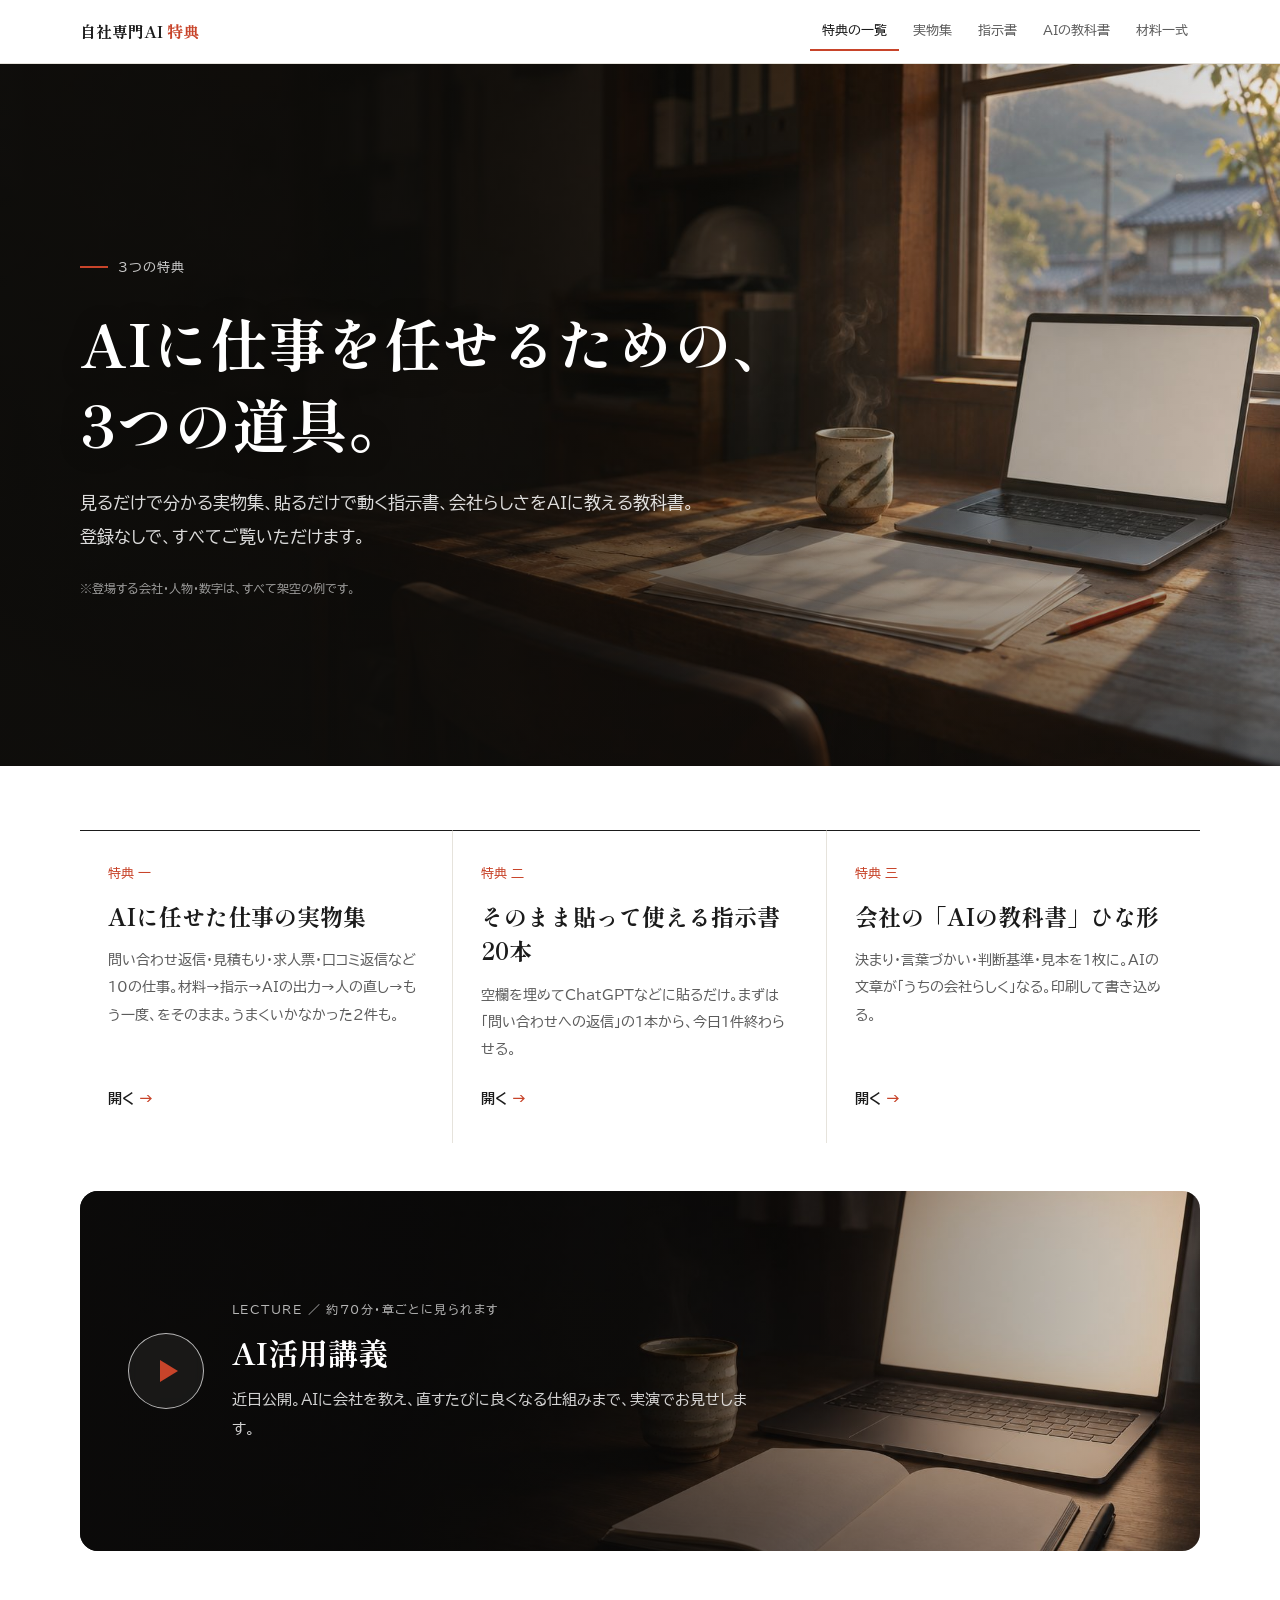
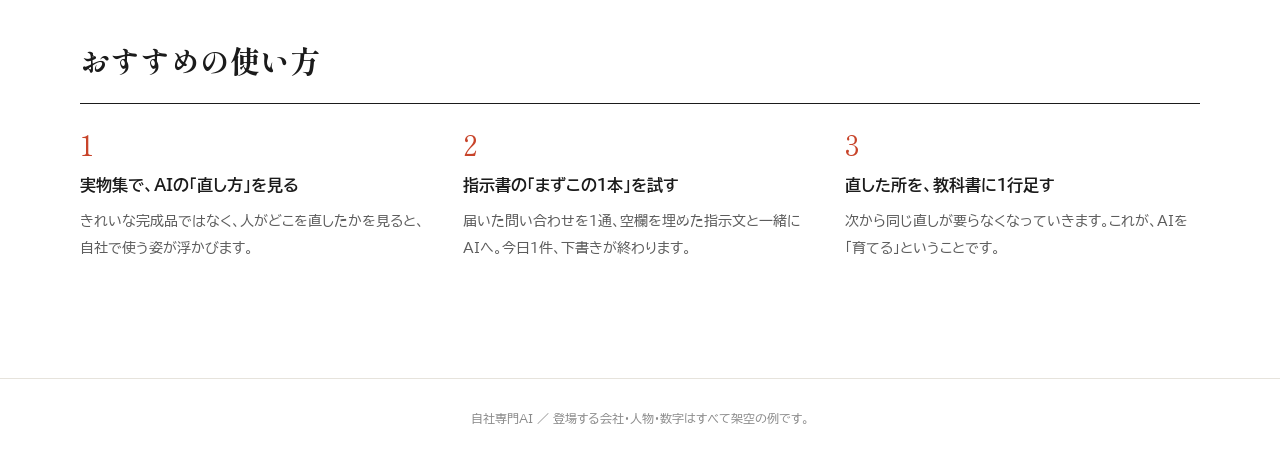
<file: tokuten/index.html>
<!doctype html>
<html lang="ja"><head><meta charset="utf-8"><meta name="viewport" content="width=device-width,initial-scale=1">
<title>自社専門AI 特典｜AIに仕事を任せるための3つの道具</title><meta name="description" content="AIに任せた仕事の実物集、そのまま使える指示書20本、会社のAIの教科書ひな形。">
<meta name="robots" content="noindex">
<link rel="preconnect" href="https://fonts.googleapis.com"><link rel="preconnect" href="https://fonts.gstatic.com" crossorigin>
<link href="https://fonts.googleapis.com/css2?family=BIZ+UDPGothic:wght@400;700&family=Shippori+Mincho+B1:wght@600;700&display=swap" rel="stylesheet">
<link rel="stylesheet" href="style.css"></head><body>
<header class="top"><div class="in"><a class="brand" href="index.html">自社専門AI <i>特典</i></a><nav class="nav"><a href="index.html" class="on">特典の一覧</a><a href="jitsubutsu.html" class="">実物集</a><a href="shijisho.html" class="">指示書</a><a href="kyokasho.html" class="">AIの教科書</a><a href="sozai.html" class="">材料一式</a></nav></div></header>
<section class="hero big"><div class="in"><span class="kicker">3つの特典</span><h1>AIに仕事を任せるための、<br>3つの道具。</h1><p>見るだけで分かる実物集、貼るだけで動く指示書、会社らしさをAIに教える教科書。登録なしで、すべてご覧いただけます。</p>
<p class="note">※登場する会社・人物・数字は、すべて架空の例です。</p></div></section>
<div class="cards"><a class="card" href="jitsubutsu.html"><span class="n">特典 一</span><h2>AIに任せた仕事の実物集</h2><p>問い合わせ返信・見積もり・求人票・口コミ返信など10の仕事。材料→指示→AIの出力→人の直し→もう一度、をそのまま。うまくいかなかった2件も。</p><span class="go">開く</span></a><a class="card" href="shijisho.html"><span class="n">特典 二</span><h2>そのまま貼って使える指示書20本</h2><p>空欄を埋めてChatGPTなどに貼るだけ。まずは「問い合わせへの返信」の1本から、今日1件終わらせる。</p><span class="go">開く</span></a><a class="card" href="kyokasho.html"><span class="n">特典 三</span><h2>会社の「AIの教科書」ひな形</h2><p>決まり・言葉づかい・判断基準・見本を1枚に。AIの文章が「うちの会社らしく」なる。印刷して書き込める。</p><span class="go">開く</span></a></div>
<div class="lecture"><div class="box"><span class="play"></span><div><p class="lk">LECTURE ／ 約70分・章ごとに見られます</p><h2>AI活用講義</h2><p>近日公開。AIに会社を教え、直すたびに良くなる仕組みまで、実演でお見せします。</p></div></div></div>
<section class="how"><h2 class="sec">おすすめの使い方</h2><ol>
<li><b>実物集で、AIの「直し方」を見る</b>きれいな完成品ではなく、人がどこを直したかを見ると、自社で使う姿が浮かびます。</li>
<li><b>指示書の「まずこの1本」を試す</b>届いた問い合わせを1通、空欄を埋めた指示文と一緒にAIへ。今日1件、下書きが終わります。</li>
<li><b>直した所を、教科書に1行足す</b>次から同じ直しが要らなくなっていきます。これが、AIを「育てる」ということです。</li>
</ol></section>
<footer>自社専門AI ／ 登場する会社・人物・数字はすべて架空の例です。</footer>
<script>
document.querySelectorAll('pre').forEach(function(p){
  var b=document.createElement('button');b.className='copy';b.textContent='コピー';p.classList.add('has-copy');
  b.onclick=function(){var t=p.querySelector('code')?p.querySelector('code').innerText:p.innerText;
    (navigator.clipboard?navigator.clipboard.writeText(t):Promise.reject()).then(function(){b.textContent='コピーしました';b.classList.add('done');setTimeout(function(){b.textContent='コピー';b.classList.remove('done')},1800)}).catch(function(){var r=document.createRange();r.selectNodeContents(p.querySelector('code')||p);var s=getSelection();s.removeAllRanges();s.addRange(r);b.textContent='選択しました'})};
  p.appendChild(b);});
</script></body></html>
</file>
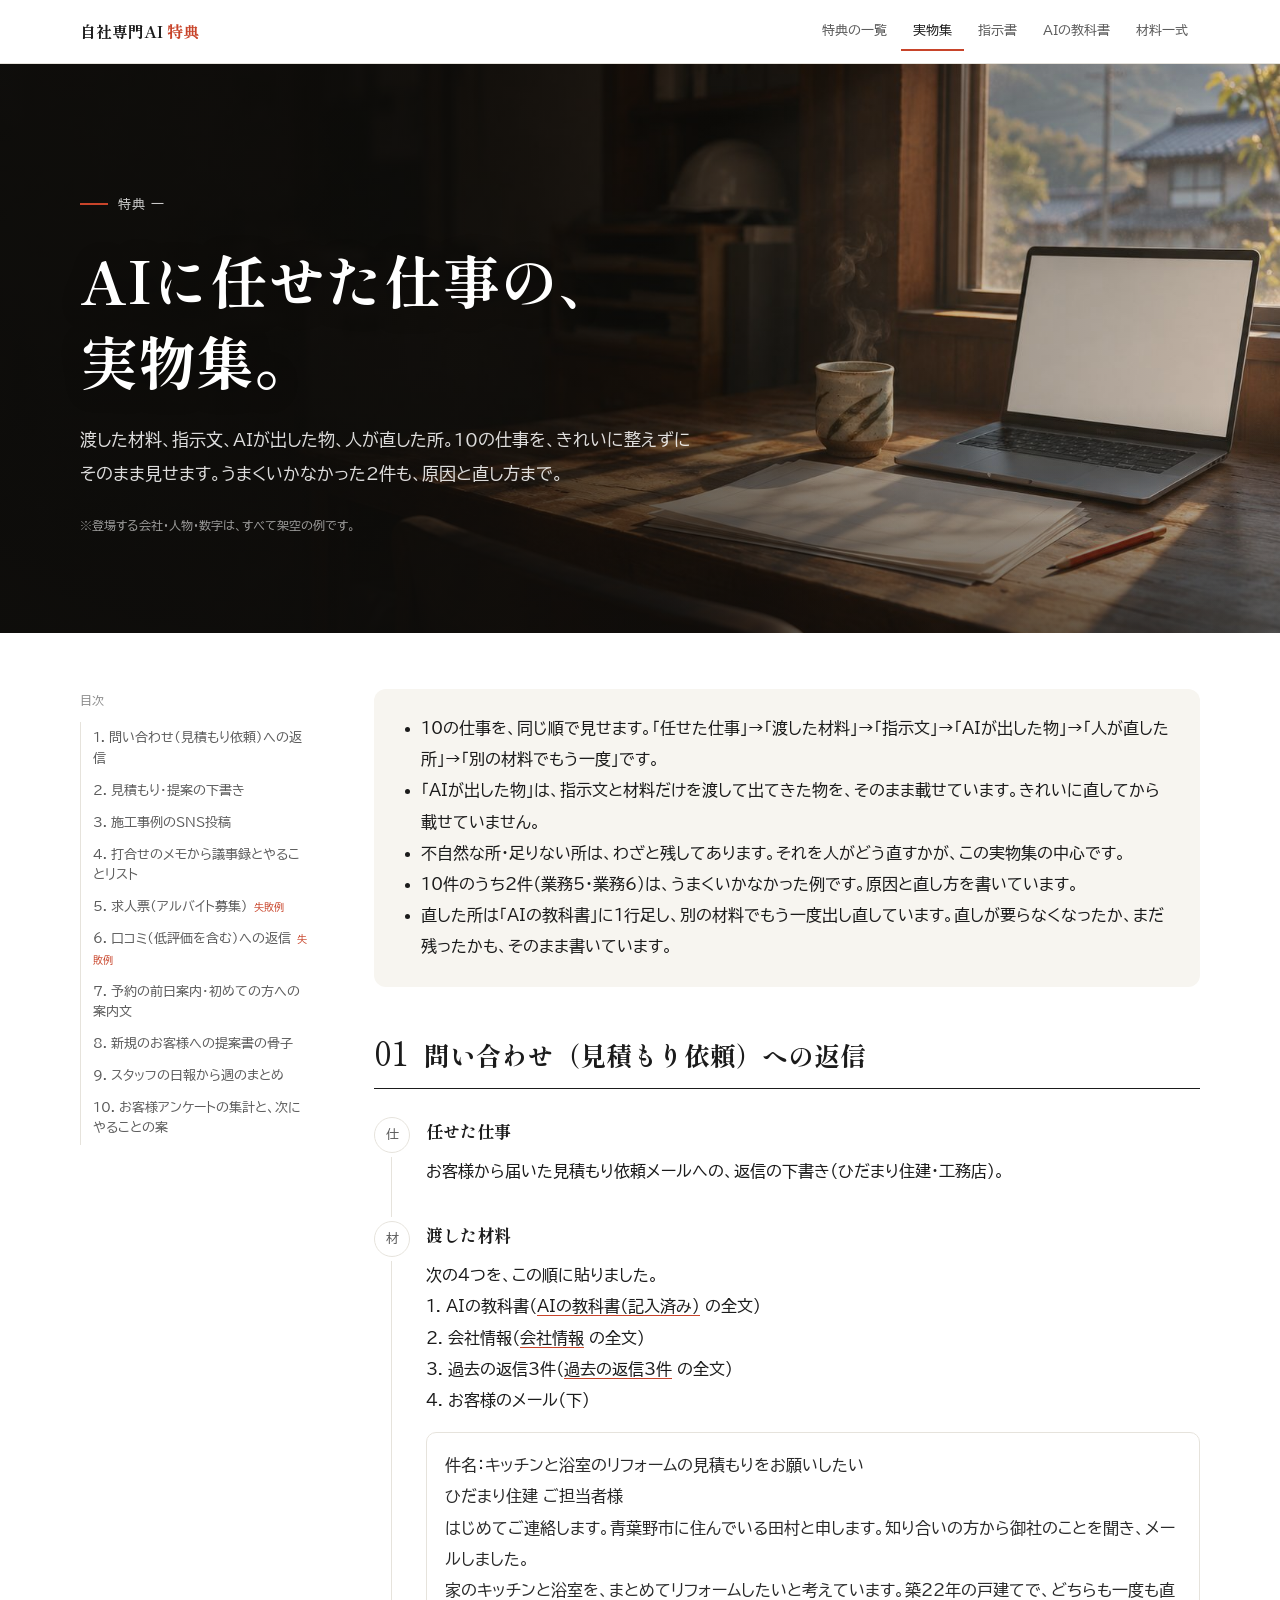
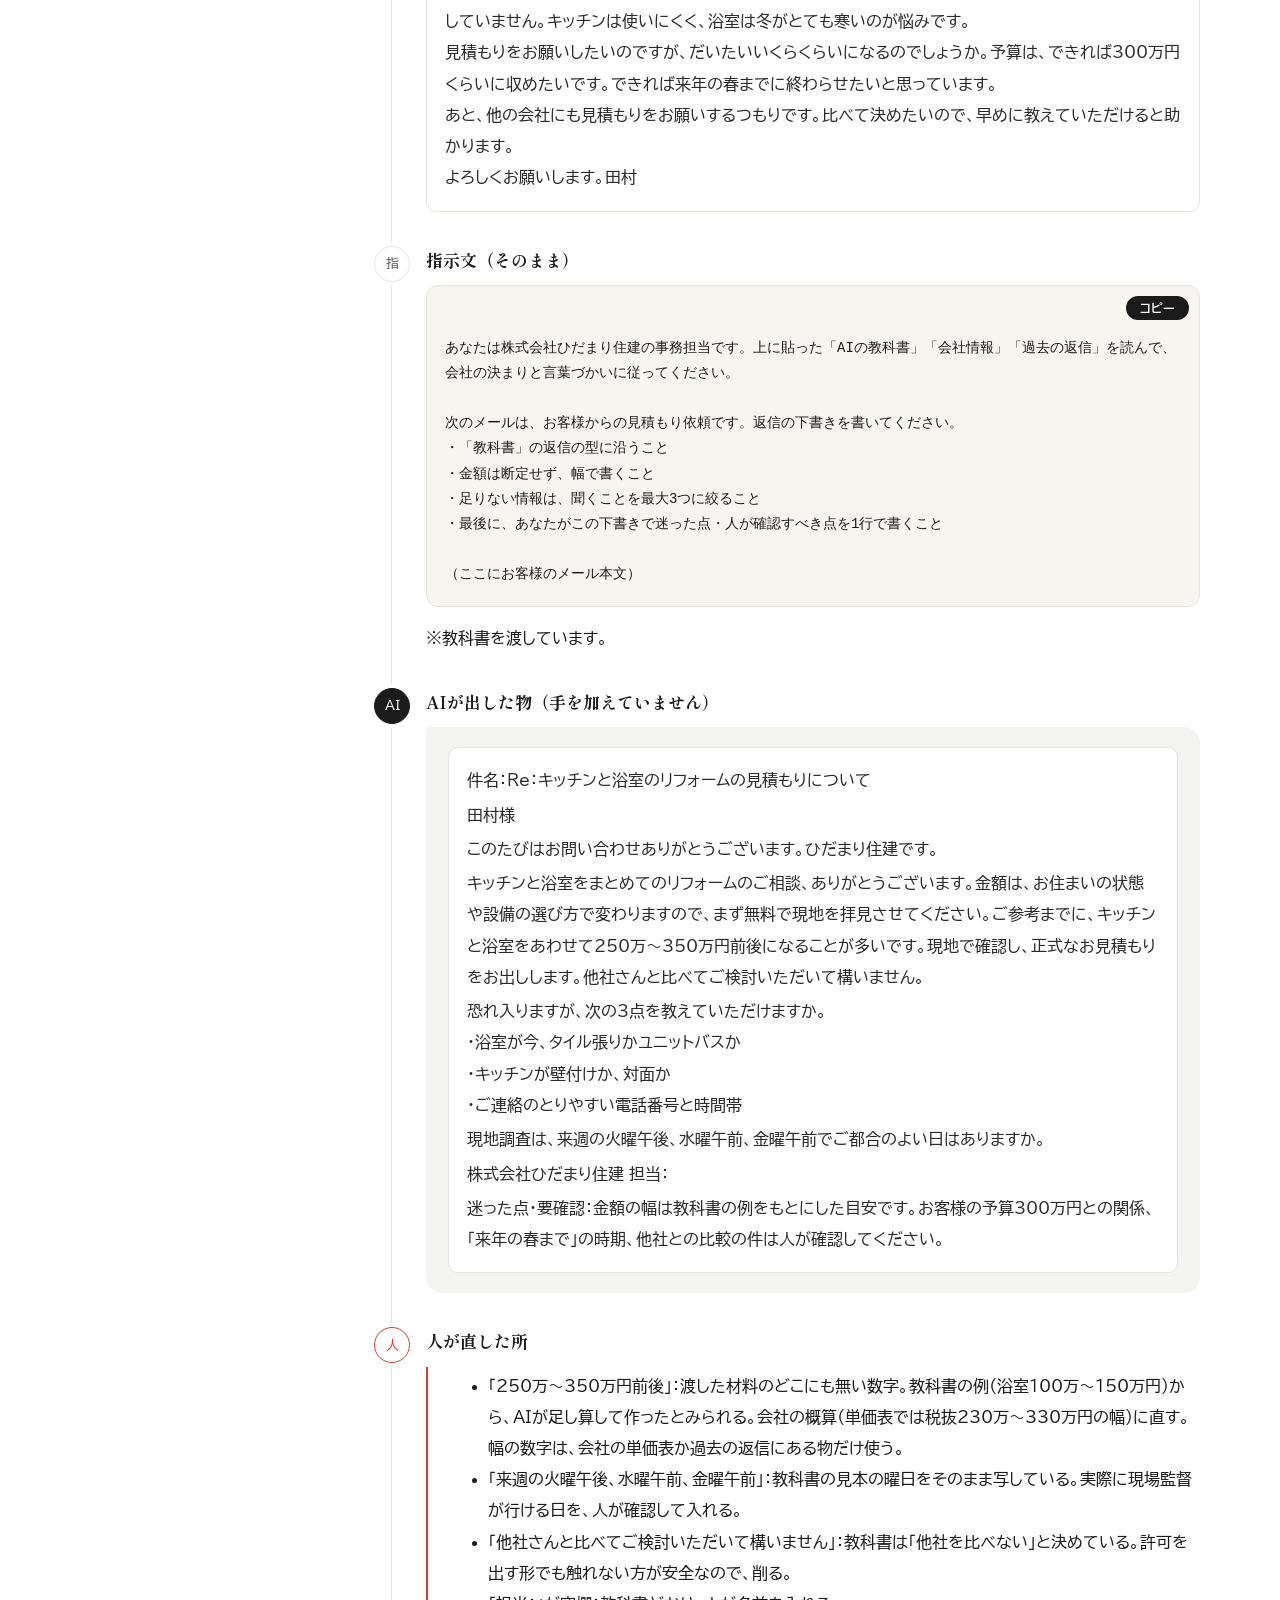
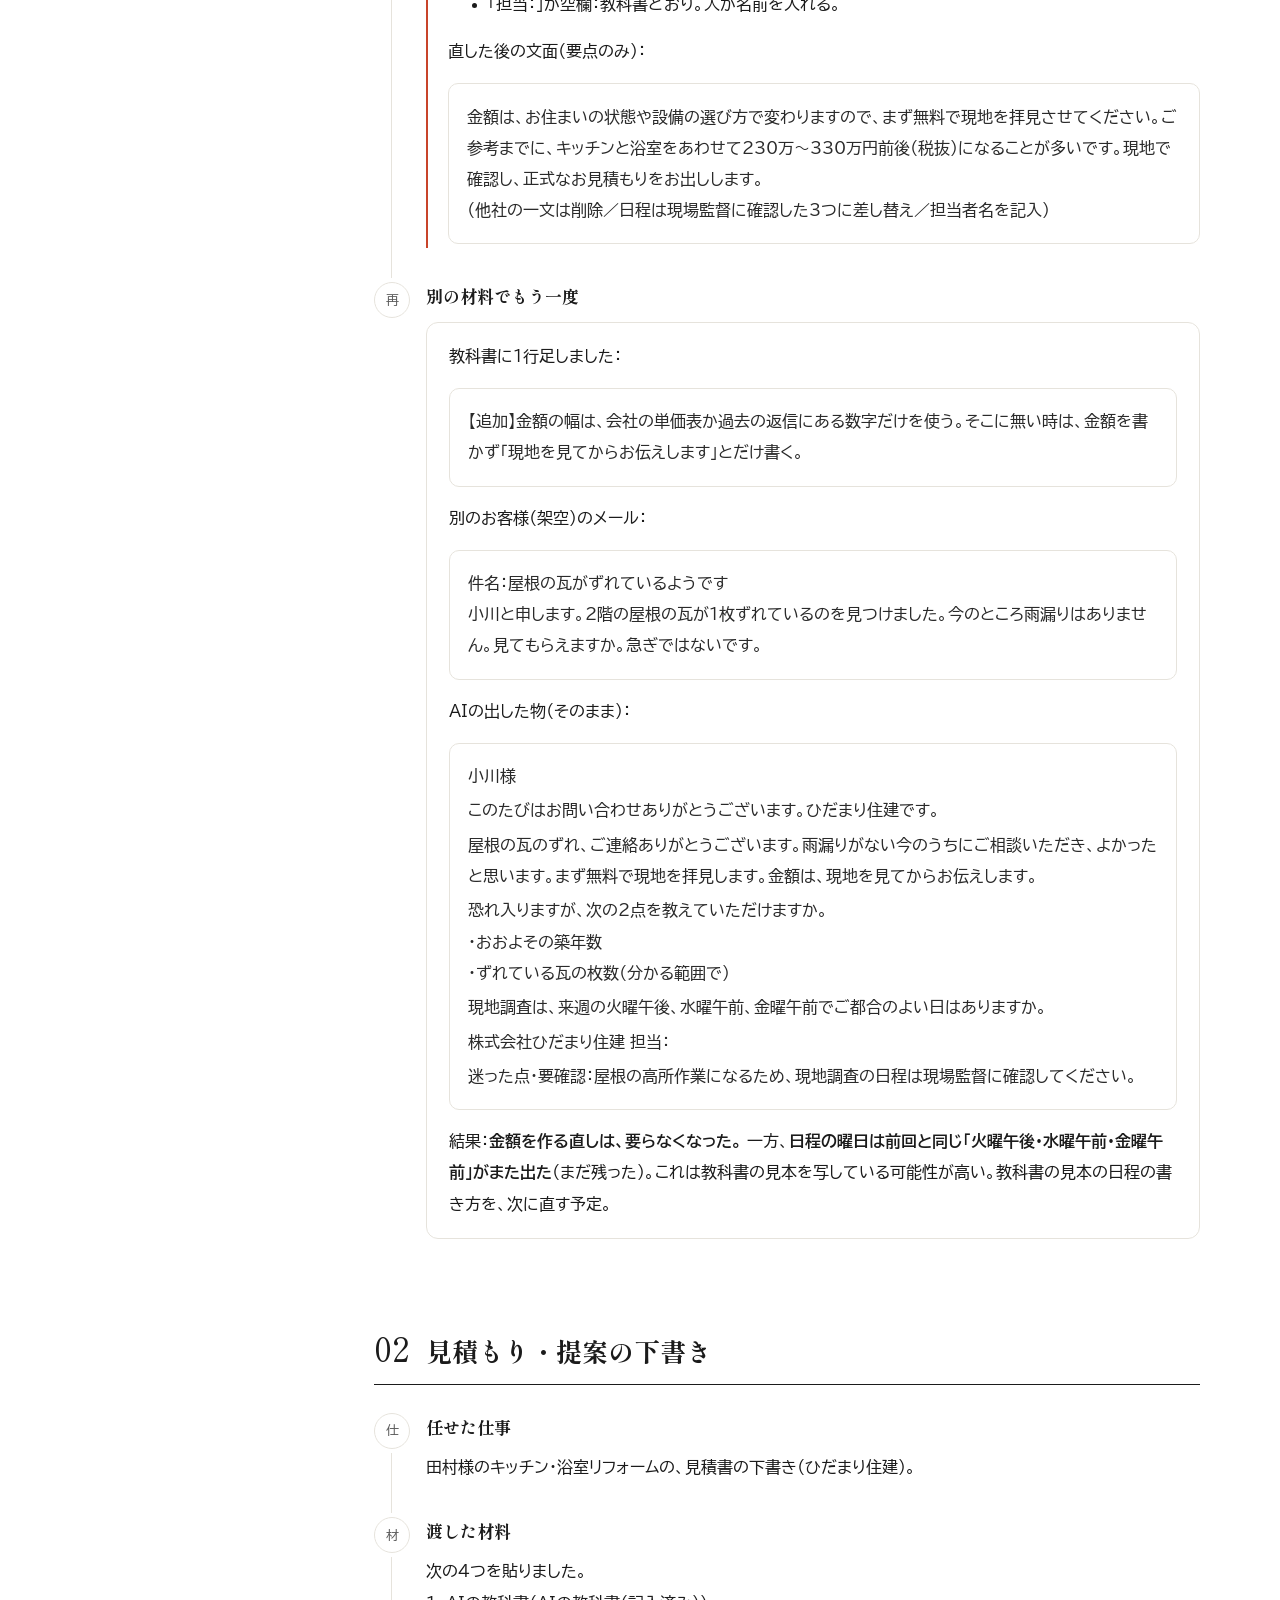
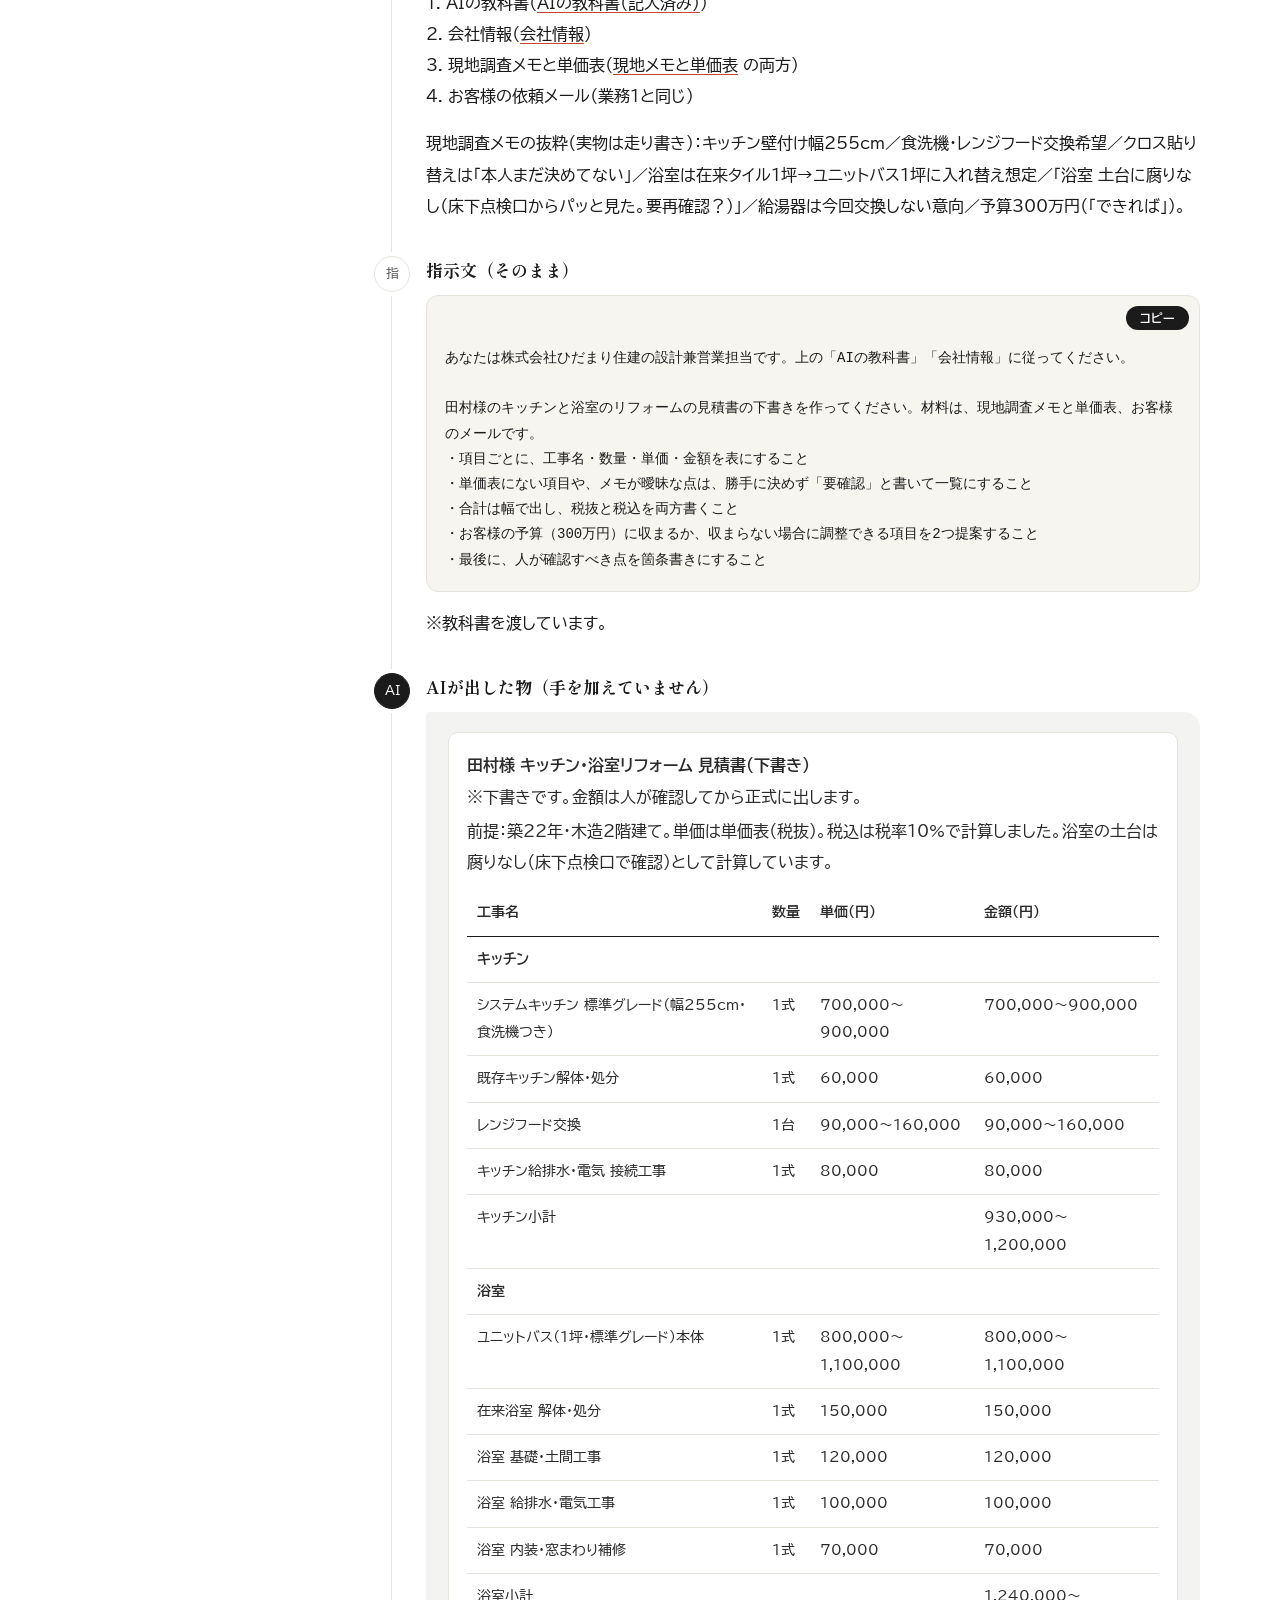
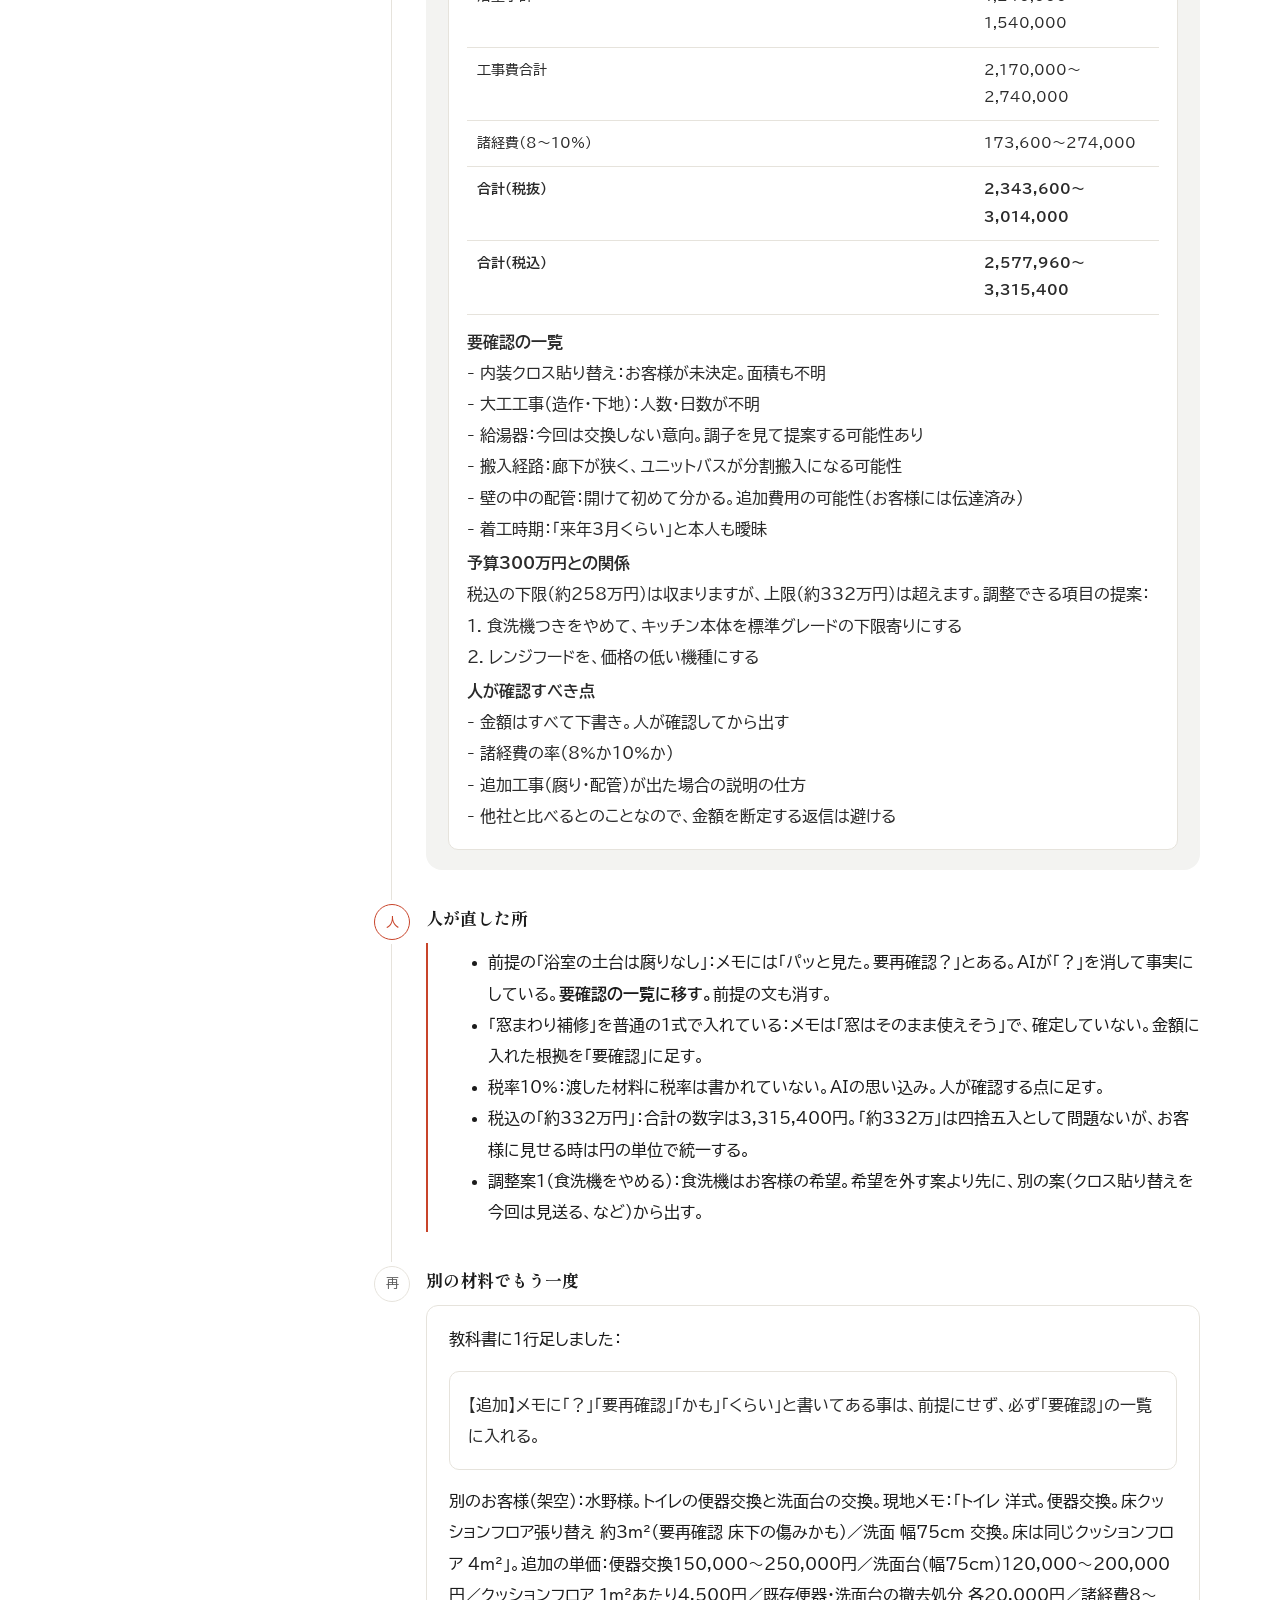
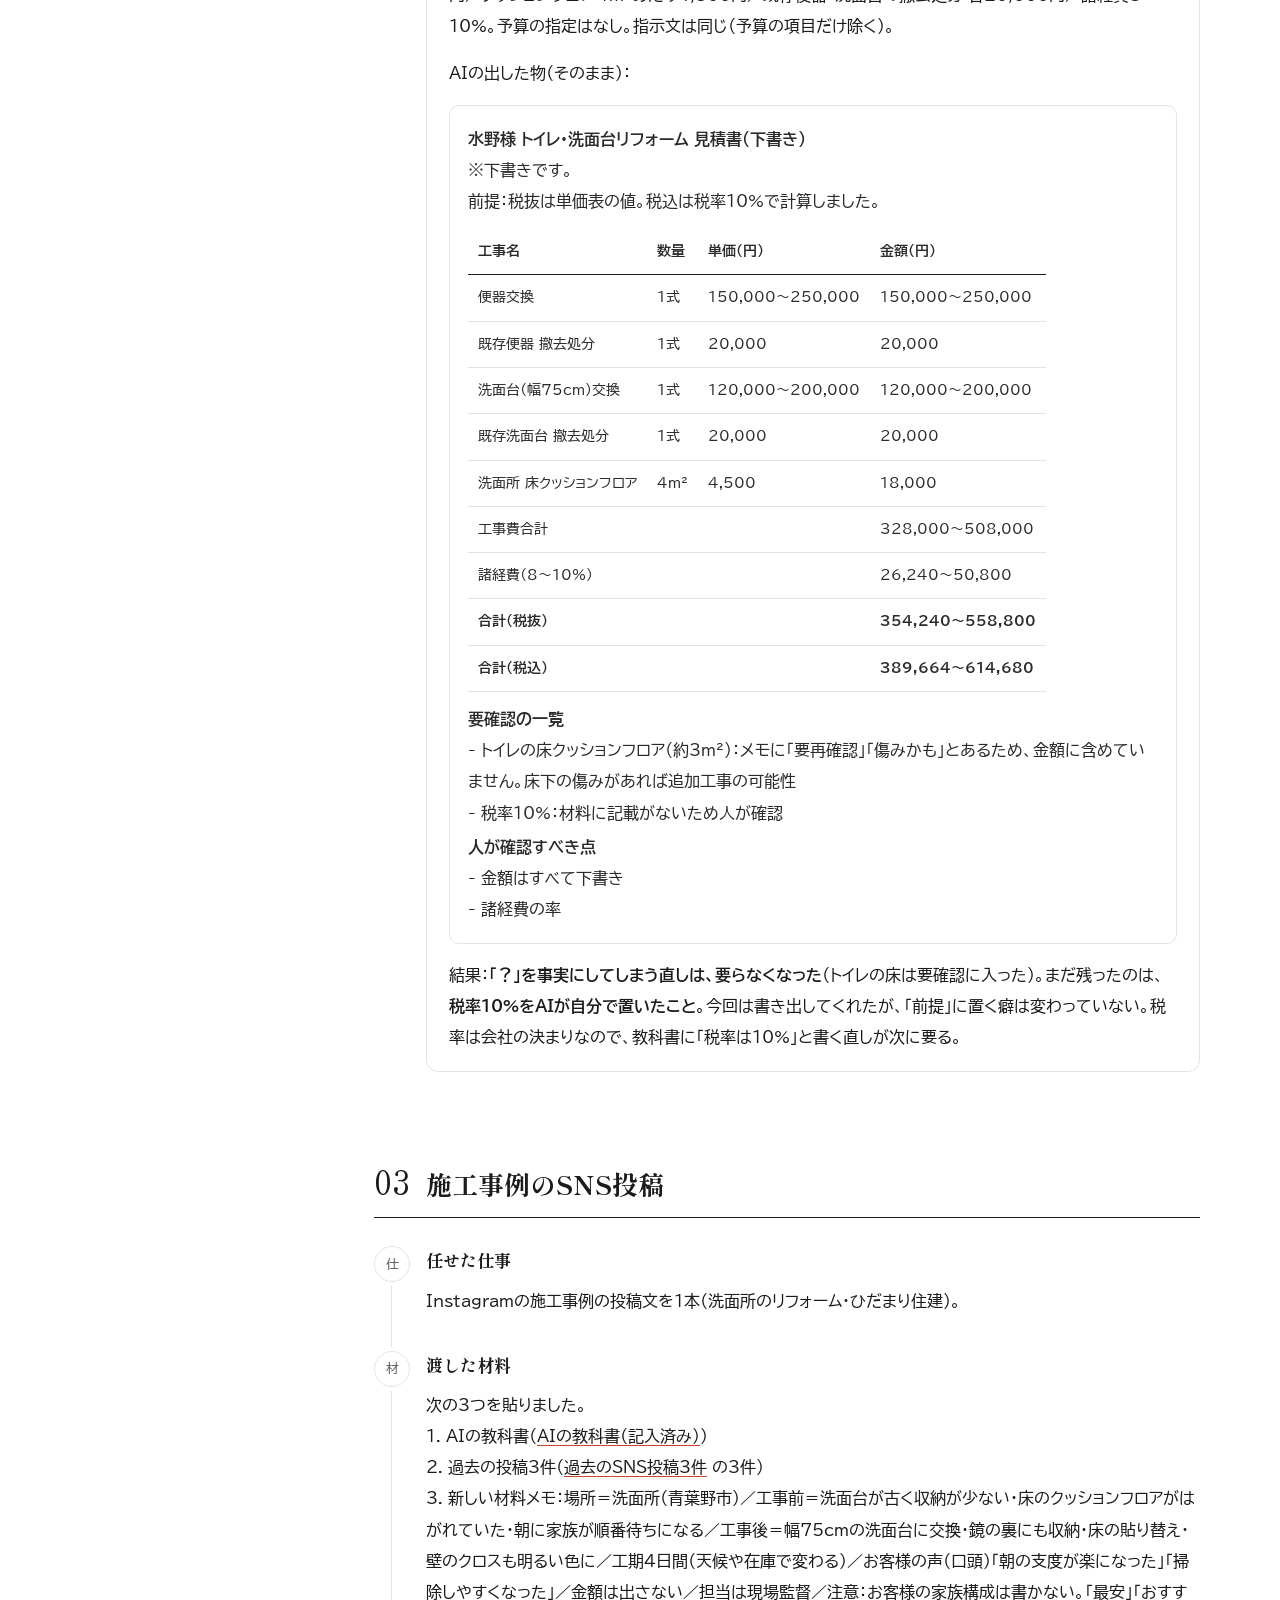
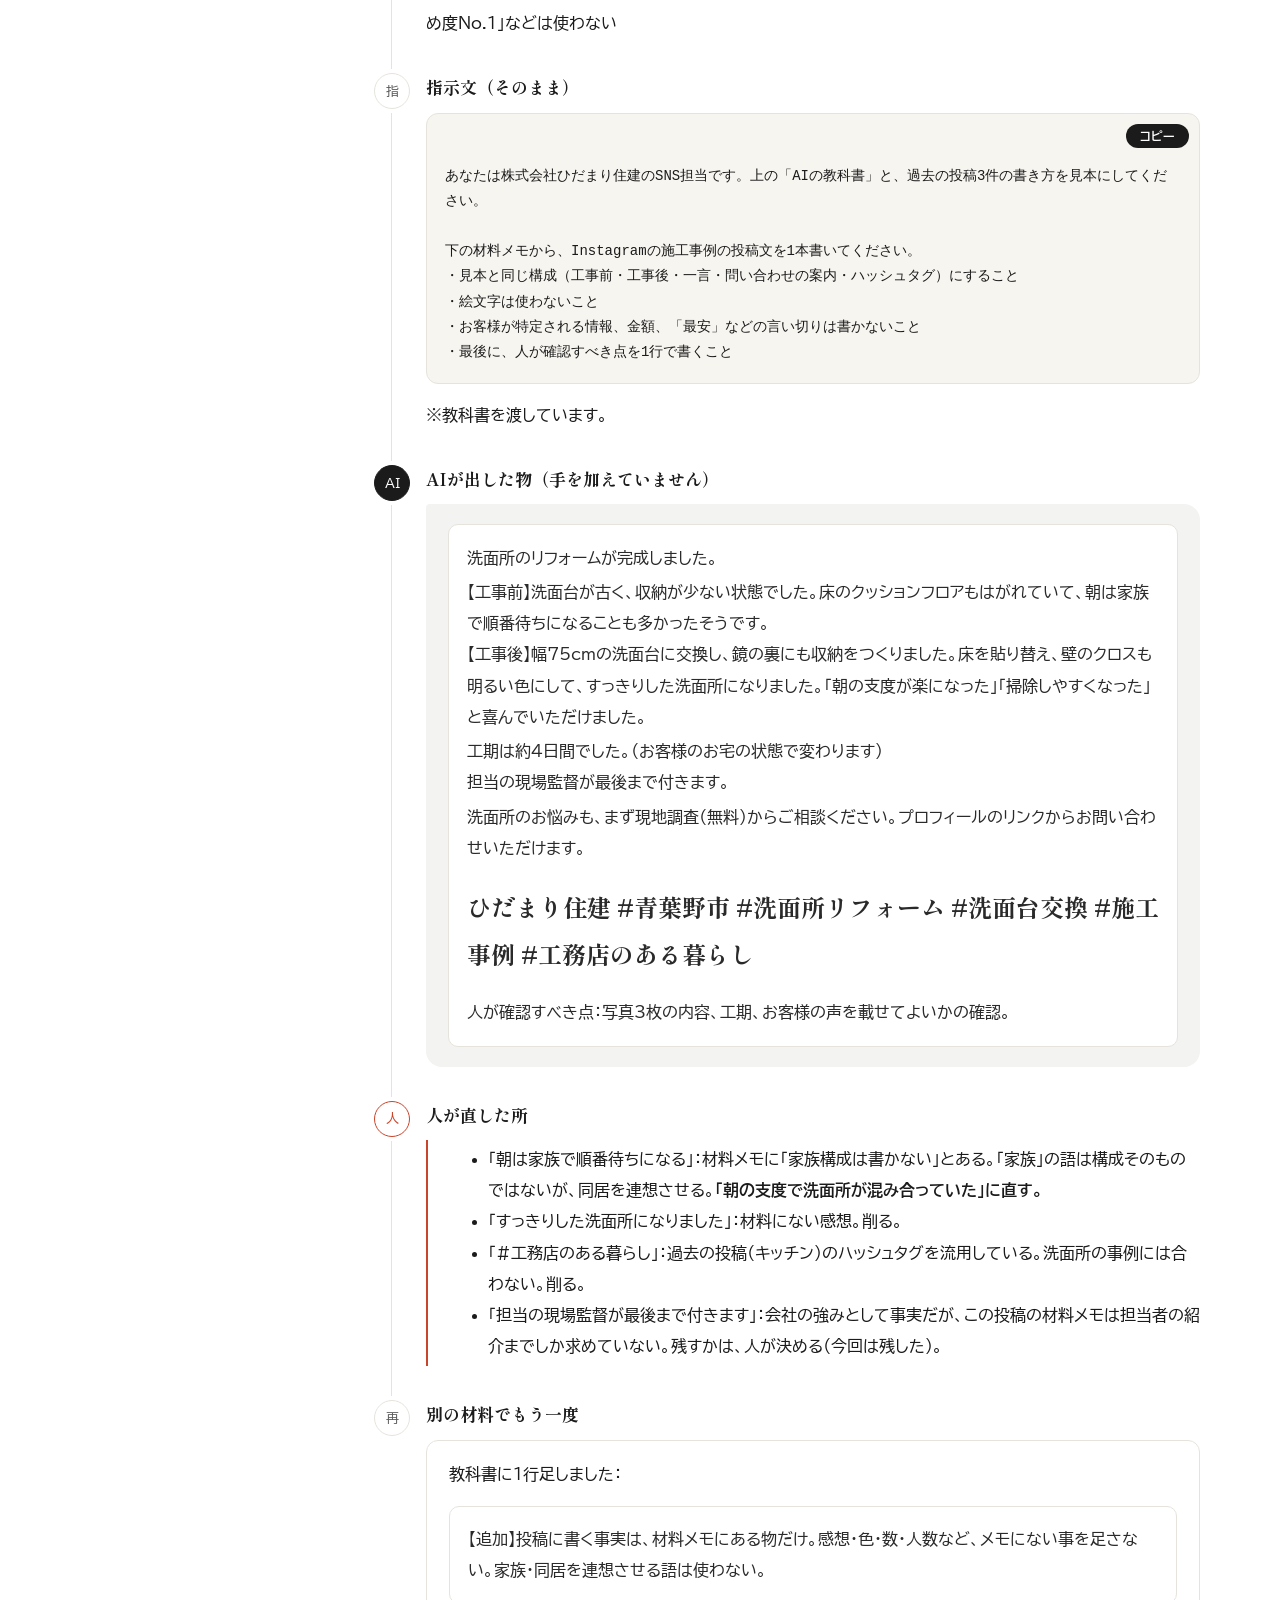
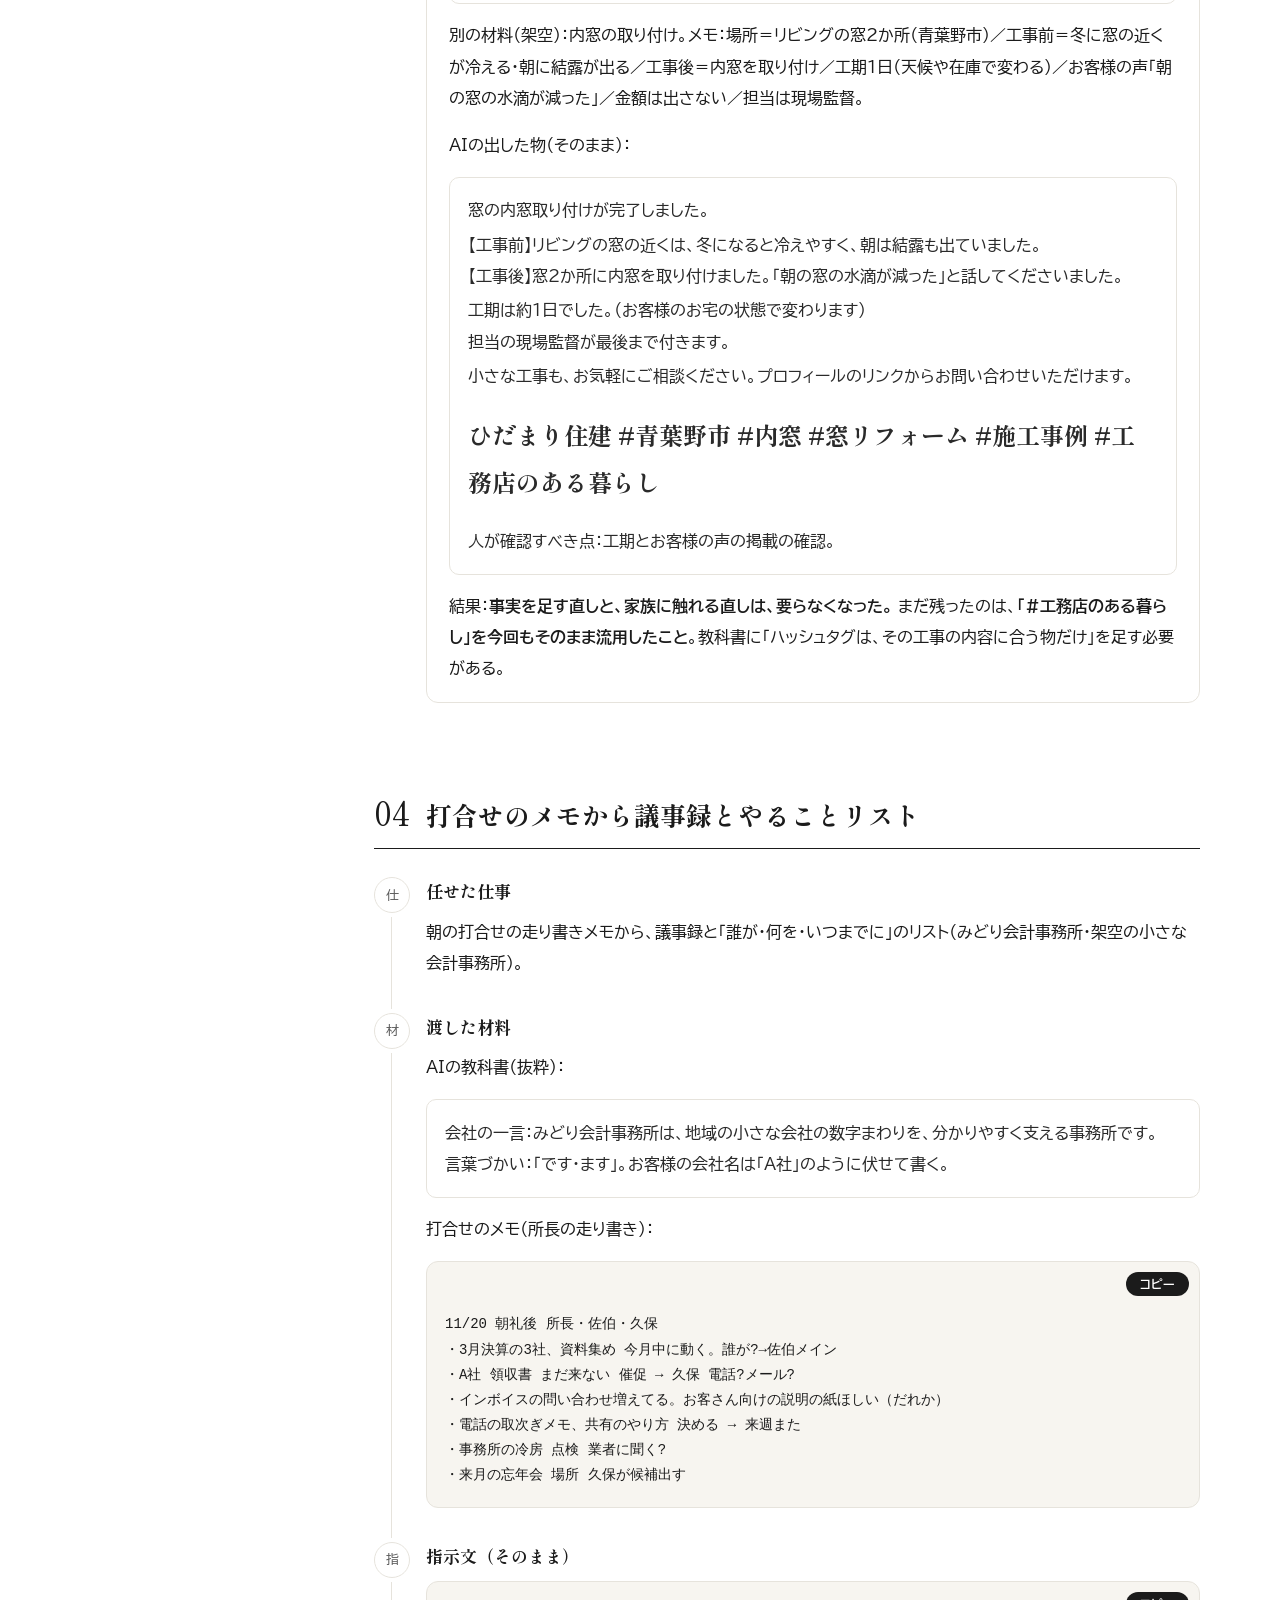
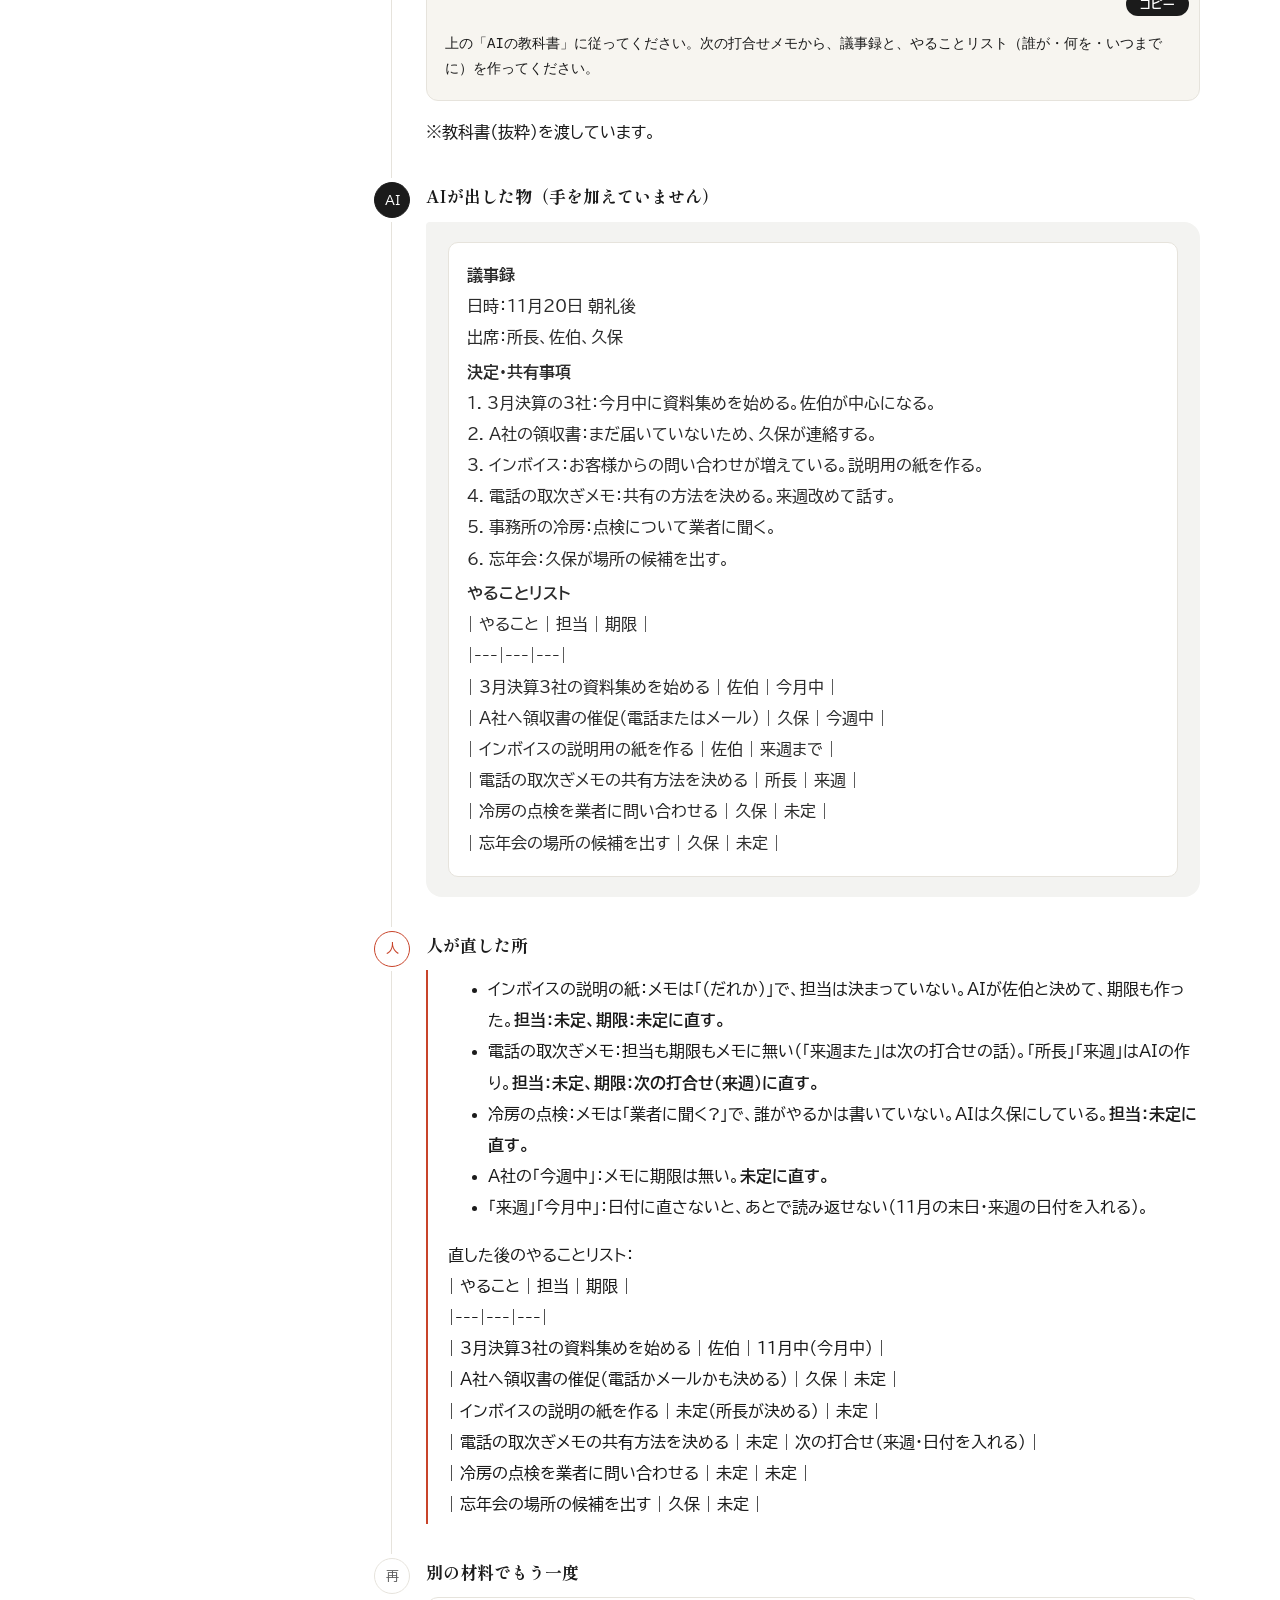
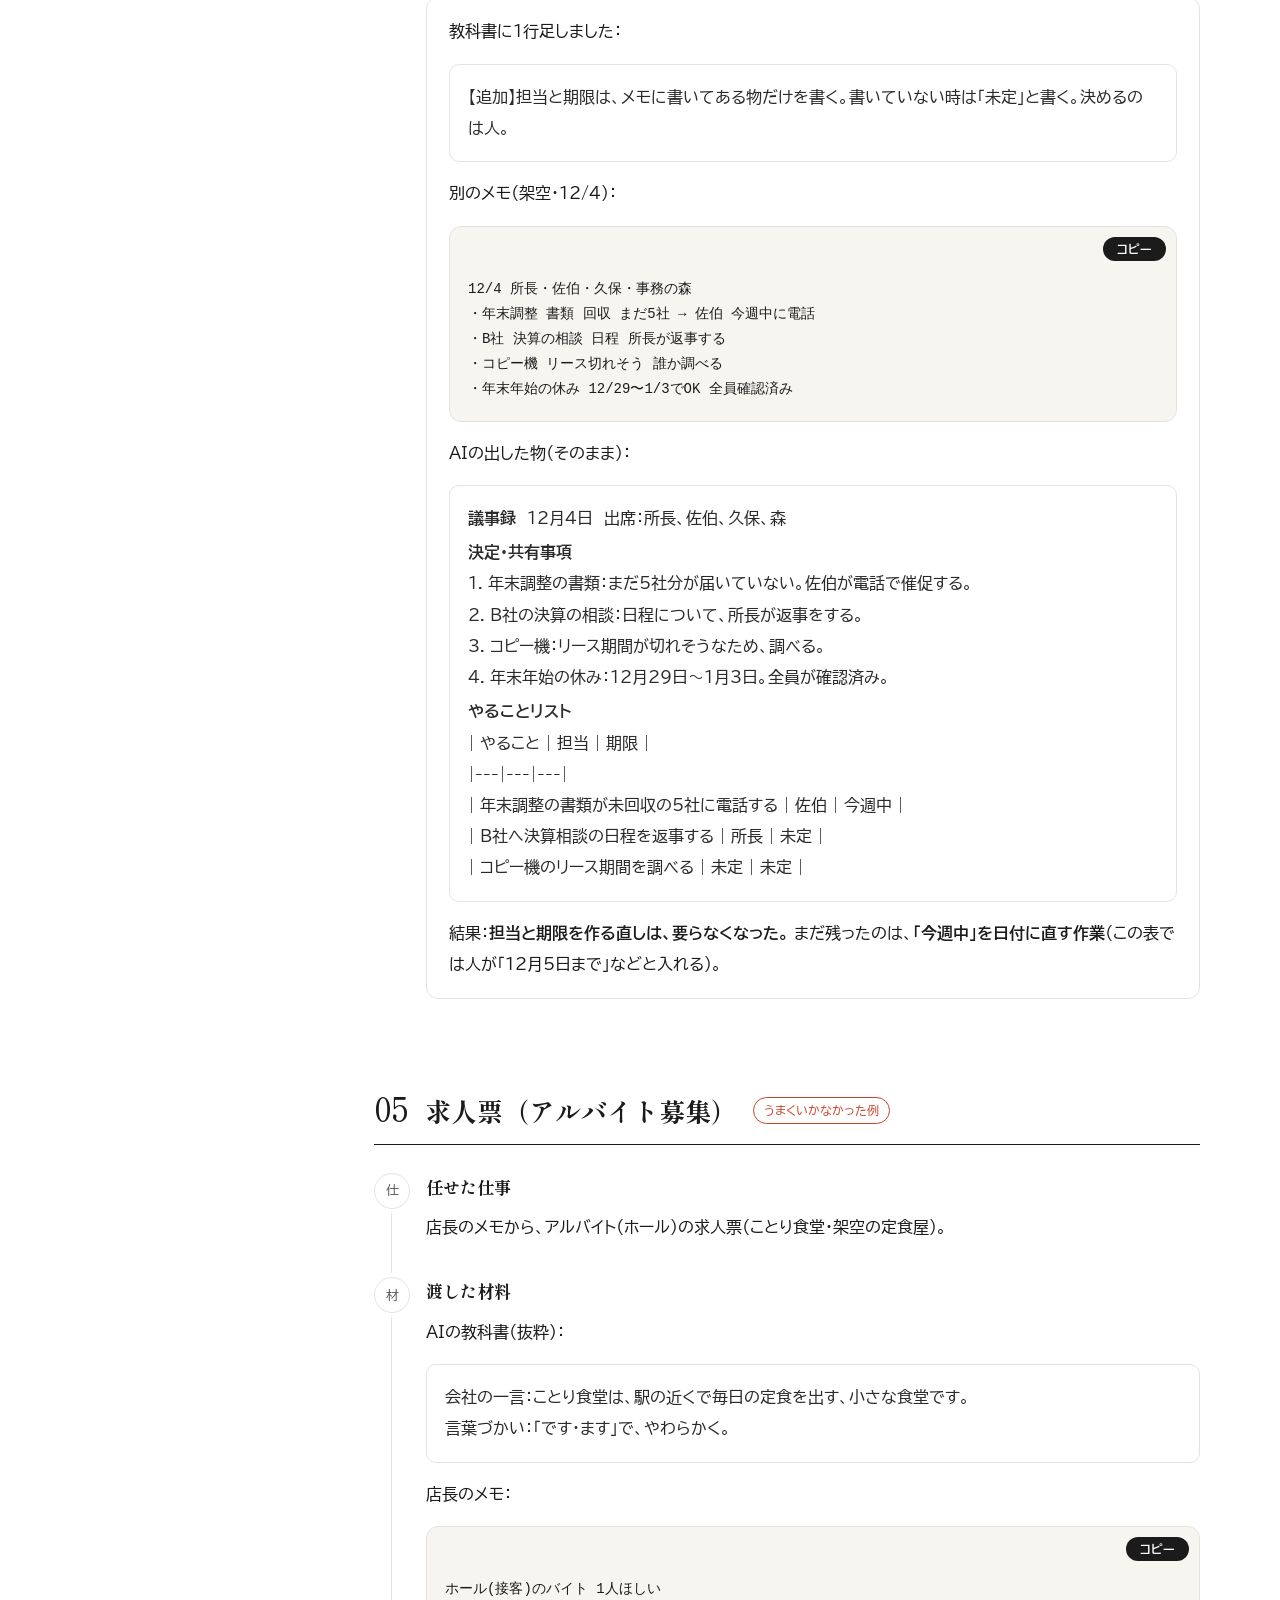
<file: tokuten/jitsubutsu.html>
<!doctype html>
<html lang="ja"><head><meta charset="utf-8"><meta name="viewport" content="width=device-width,initial-scale=1">
<title>AIに任せた仕事の実物集｜自社専門AI 特典</title><meta name="description" content="AIに渡した材料・指示・出てきた物・人が直した所まで、10の仕事をそのまま見せる実物集。">
<meta name="robots" content="noindex">
<link rel="preconnect" href="https://fonts.googleapis.com"><link rel="preconnect" href="https://fonts.gstatic.com" crossorigin>
<link href="https://fonts.googleapis.com/css2?family=BIZ+UDPGothic:wght@400;700&family=Shippori+Mincho+B1:wght@600;700&display=swap" rel="stylesheet">
<link rel="stylesheet" href="style.css"></head><body>
<header class="top"><div class="in"><a class="brand" href="index.html">自社専門AI <i>特典</i></a><nav class="nav"><a href="index.html" class="">特典の一覧</a><a href="jitsubutsu.html" class="on">実物集</a><a href="shijisho.html" class="">指示書</a><a href="kyokasho.html" class="">AIの教科書</a><a href="sozai.html" class="">材料一式</a></nav></div></header>
<section class="hero"><div class="in"><span class="kicker">特典 一</span><h1>AIに任せた仕事の、<br>実物集。</h1><p>渡した材料、指示文、AIが出した物、人が直した所。10の仕事を、きれいに整えずにそのまま見せます。うまくいかなかった2件も、原因と直し方まで。</p>
<p class="note">※登場する会社・人物・数字は、すべて架空の例です。</p></div></section>
<div class="wrap"><nav class="toc"><p>目次</p><a href="#case1" class="">1. 問い合わせ（見積もり依頼）への返信</a><a href="#case2" class="">2. 見積もり・提案の下書き</a><a href="#case3" class="">3. 施工事例のSNS投稿</a><a href="#case4" class="">4. 打合せのメモから議事録とやることリスト</a><a href="#case5" class="fail">5. 求人票（アルバイト募集）</a><a href="#case6" class="fail">6. 口コミ（低評価を含む）への返信</a><a href="#case7" class="">7. 予約の前日案内・初めての方への案内文</a><a href="#case8" class="">8. 新規のお客様への提案書の骨子</a><a href="#case9" class="">9. スタッフの日報から週のまとめ</a><a href="#case10" class="">10. お客様アンケートの集計と、次にやることの案</a></nav><main><div class="intro"><ul>
<li>10の仕事を、同じ順で見せます。「任せた仕事」→「渡した材料」→「指示文」→「AIが出した物」→「人が直した所」→「別の材料でもう一度」です。</li>
<li>「AIが出した物」は、指示文と材料だけを渡して出てきた物を、そのまま載せています。きれいに直してから載せていません。</li>
<li>不自然な所・足りない所は、わざと残してあります。それを人がどう直すかが、この実物集の中心です。</li>
<li>10件のうち2件（業務5・業務6）は、うまくいかなかった例です。原因と直し方を書いています。</li>
<li>直した所は「AIの教科書」に1行足し、別の材料でもう一度出し直しています。直しが要らなくなったか、まだ残ったかも、そのまま書いています。</li>
</ul></div><section class="case" id="case1"><div class="case-h"><span class="no">01</span><h2>問い合わせ（見積もり依頼）への返信</h2></div><div><div class="step task" data-mark="仕"><h3>任せた仕事</h3><div class="body"><p>お客様から届いた見積もり依頼メールへの、返信の下書き（ひだまり住建・工務店）。</p></div></div><div class="step input" data-mark="材"><h3>渡した材料</h3><div class="body"><p>次の4つを、この順に貼りました。<br />
1. AIの教科書（<a href="sozai.html#m-textbook">AIの教科書（記入済み）</a> の全文）<br />
2. 会社情報（<a href="sozai.html#m-company">会社情報</a> の全文）<br />
3. 過去の返信3件（<a href="sozai.html#m-replies">過去の返信3件</a> の全文）<br />
4. お客様のメール（下）</p>
<blockquote>
<p>件名：キッチンと浴室のリフォームの見積もりをお願いしたい<br />
ひだまり住建 ご担当者様<br />
はじめてご連絡します。青葉野市に住んでいる田村と申します。知り合いの方から御社のことを聞き、メールしました。<br />
家のキッチンと浴室を、まとめてリフォームしたいと考えています。築22年の戸建てで、どちらも一度も直していません。キッチンは使いにくく、浴室は冬がとても寒いのが悩みです。<br />
見積もりをお願いしたいのですが、だいたいいくらくらいになるのでしょうか。予算は、できれば300万円くらいに収めたいです。できれば来年の春までに終わらせたいと思っています。<br />
あと、他の会社にも見積もりをお願いするつもりです。比べて決めたいので、早めに教えていただけると助かります。<br />
よろしくお願いします。田村</p>
</blockquote></div></div><div class="step prompt" data-mark="指"><h3>指示文（そのまま）</h3><div class="body"><pre><code>あなたは株式会社ひだまり住建の事務担当です。上に貼った「AIの教科書」「会社情報」「過去の返信」を読んで、会社の決まりと言葉づかいに従ってください。

次のメールは、お客様からの見積もり依頼です。返信の下書きを書いてください。
・「教科書」の返信の型に沿うこと
・金額は断定せず、幅で書くこと
・足りない情報は、聞くことを最大3つに絞ること
・最後に、あなたがこの下書きで迷った点・人が確認すべき点を1行で書くこと

（ここにお客様のメール本文）
</code></pre>
<p>※教科書を渡しています。</p></div></div><div class="step ai" data-mark="AI"><h3>AIが出した物（手を加えていません）</h3><div class="body"><blockquote>
<p>件名：Re：キッチンと浴室のリフォームの見積もりについて</p>
<p>田村様</p>
<p>このたびはお問い合わせありがとうございます。ひだまり住建です。</p>
<p>キッチンと浴室をまとめてのリフォームのご相談、ありがとうございます。金額は、お住まいの状態や設備の選び方で変わりますので、まず無料で現地を拝見させてください。ご参考までに、キッチンと浴室をあわせて250万〜350万円前後になることが多いです。現地で確認し、正式なお見積もりをお出しします。他社さんと比べてご検討いただいて構いません。</p>
<p>恐れ入りますが、次の3点を教えていただけますか。<br />
・浴室が今、タイル張りかユニットバスか<br />
・キッチンが壁付けか、対面か<br />
・ご連絡のとりやすい電話番号と時間帯</p>
<p>現地調査は、来週の火曜午後、水曜午前、金曜午前でご都合のよい日はありますか。</p>
<p>株式会社ひだまり住建 担当：</p>
<p>迷った点・要確認：金額の幅は教科書の例をもとにした目安です。お客様の予算300万円との関係、「来年の春まで」の時期、他社との比較の件は人が確認してください。</p>
</blockquote></div></div><div class="step fix" data-mark="人"><h3>人が直した所</h3><div class="body"><ul>
<li>「250万〜350万円前後」：渡した材料のどこにも無い数字。教科書の例（浴室100万〜150万円）から、AIが足し算して作ったとみられる。会社の概算（単価表では税抜230万〜330万円の幅）に直す。幅の数字は、会社の単価表か過去の返信にある物だけ使う。</li>
<li>「来週の火曜午後、水曜午前、金曜午前」：教科書の見本の曜日をそのまま写している。実際に現場監督が行ける日を、人が確認して入れる。</li>
<li>「他社さんと比べてご検討いただいて構いません」：教科書は「他社を比べない」と決めている。許可を出す形でも触れない方が安全なので、削る。</li>
<li>「担当：」が空欄：教科書どおり。人が名前を入れる。</li>
</ul>
<p>直した後の文面（要点のみ）：</p>
<blockquote>
<p>金額は、お住まいの状態や設備の選び方で変わりますので、まず無料で現地を拝見させてください。ご参考までに、キッチンと浴室をあわせて230万〜330万円前後（税抜）になることが多いです。現地で確認し、正式なお見積もりをお出しします。<br />
（他社の一文は削除／日程は現場監督に確認した3つに差し替え／担当者名を記入）</p>
</blockquote></div></div><div class="step again" data-mark="再"><h3>別の材料でもう一度</h3><div class="body"><p>教科書に1行足しました：</p>
<blockquote>
<p>【追加】金額の幅は、会社の単価表か過去の返信にある数字だけを使う。そこに無い時は、金額を書かず「現地を見てからお伝えします」とだけ書く。</p>
</blockquote>
<p>別のお客様（架空）のメール：</p>
<blockquote>
<p>件名：屋根の瓦がずれているようです<br />
小川と申します。2階の屋根の瓦が1枚ずれているのを見つけました。今のところ雨漏りはありません。見てもらえますか。急ぎではないです。</p>
</blockquote>
<p>AIの出した物（そのまま）：</p>
<blockquote>
<p>小川様</p>
<p>このたびはお問い合わせありがとうございます。ひだまり住建です。</p>
<p>屋根の瓦のずれ、ご連絡ありがとうございます。雨漏りがない今のうちにご相談いただき、よかったと思います。まず無料で現地を拝見します。金額は、現地を見てからお伝えします。</p>
<p>恐れ入りますが、次の2点を教えていただけますか。<br />
・おおよその築年数<br />
・ずれている瓦の枚数（分かる範囲で）</p>
<p>現地調査は、来週の火曜午後、水曜午前、金曜午前でご都合のよい日はありますか。</p>
<p>株式会社ひだまり住建 担当：</p>
<p>迷った点・要確認：屋根の高所作業になるため、現地調査の日程は現場監督に確認してください。</p>
</blockquote>
<p>結果：<strong>金額を作る直しは、要らなくなった。</strong> 一方、<strong>日程の曜日は前回と同じ「火曜午後・水曜午前・金曜午前」がまた出た</strong>（まだ残った）。これは教科書の見本を写している可能性が高い。教科書の見本の日程の書き方を、次に直す予定。</p></div></div></div></section><section class="case" id="case2"><div class="case-h"><span class="no">02</span><h2>見積もり・提案の下書き</h2></div><div><div class="step task" data-mark="仕"><h3>任せた仕事</h3><div class="body"><p>田村様のキッチン・浴室リフォームの、見積書の下書き（ひだまり住建）。</p></div></div><div class="step input" data-mark="材"><h3>渡した材料</h3><div class="body"><p>次の4つを貼りました。<br />
1. AIの教科書（<a href="sozai.html#m-textbook">AIの教科書（記入済み）</a>）<br />
2. 会社情報（<a href="sozai.html#m-company">会社情報</a>）<br />
3. 現地調査メモと単価表（<a href="sozai.html#m-memo">現地メモと単価表</a> の両方）<br />
4. お客様の依頼メール（業務1と同じ）</p>
<p>現地調査メモの抜粋（実物は走り書き）：キッチン壁付け幅255cm／食洗機・レンジフード交換希望／クロス貼り替えは「本人まだ決めてない」／浴室は在来タイル1坪→ユニットバス1坪に入れ替え想定／「浴室 土台に腐りなし（床下点検口からパッと見た。要再確認？）」／給湯器は今回交換しない意向／予算300万円（「できれば」）。</p></div></div><div class="step prompt" data-mark="指"><h3>指示文（そのまま）</h3><div class="body"><pre><code>あなたは株式会社ひだまり住建の設計兼営業担当です。上の「AIの教科書」「会社情報」に従ってください。

田村様のキッチンと浴室のリフォームの見積書の下書きを作ってください。材料は、現地調査メモと単価表、お客様のメールです。
・項目ごとに、工事名・数量・単価・金額を表にすること
・単価表にない項目や、メモが曖昧な点は、勝手に決めず「要確認」と書いて一覧にすること
・合計は幅で出し、税抜と税込を両方書くこと
・お客様の予算（300万円）に収まるか、収まらない場合に調整できる項目を2つ提案すること
・最後に、人が確認すべき点を箇条書きにすること
</code></pre>
<p>※教科書を渡しています。</p></div></div><div class="step ai" data-mark="AI"><h3>AIが出した物（手を加えていません）</h3><div class="body"><blockquote>
<p><strong>田村様 キッチン・浴室リフォーム 見積書（下書き）</strong><br />
※下書きです。金額は人が確認してから正式に出します。</p>
<p>前提：築22年・木造2階建て。単価は単価表（税抜）。税込は税率10%で計算しました。浴室の土台は腐りなし（床下点検口で確認）として計算しています。</p>
<table>
<thead>
<tr>
<th>工事名</th>
<th>数量</th>
<th>単価（円）</th>
<th>金額（円）</th>
</tr>
</thead>
<tbody>
<tr>
<td><strong>キッチン</strong></td>
<td></td>
<td></td>
<td></td>
</tr>
<tr>
<td>システムキッチン 標準グレード（幅255cm・食洗機つき）</td>
<td>1式</td>
<td>700,000〜900,000</td>
<td>700,000〜900,000</td>
</tr>
<tr>
<td>既存キッチン解体・処分</td>
<td>1式</td>
<td>60,000</td>
<td>60,000</td>
</tr>
<tr>
<td>レンジフード交換</td>
<td>1台</td>
<td>90,000〜160,000</td>
<td>90,000〜160,000</td>
</tr>
<tr>
<td>キッチン給排水・電気 接続工事</td>
<td>1式</td>
<td>80,000</td>
<td>80,000</td>
</tr>
<tr>
<td>キッチン小計</td>
<td></td>
<td></td>
<td>930,000〜1,200,000</td>
</tr>
<tr>
<td><strong>浴室</strong></td>
<td></td>
<td></td>
<td></td>
</tr>
<tr>
<td>ユニットバス（1坪・標準グレード）本体</td>
<td>1式</td>
<td>800,000〜1,100,000</td>
<td>800,000〜1,100,000</td>
</tr>
<tr>
<td>在来浴室 解体・処分</td>
<td>1式</td>
<td>150,000</td>
<td>150,000</td>
</tr>
<tr>
<td>浴室 基礎・土間工事</td>
<td>1式</td>
<td>120,000</td>
<td>120,000</td>
</tr>
<tr>
<td>浴室 給排水・電気工事</td>
<td>1式</td>
<td>100,000</td>
<td>100,000</td>
</tr>
<tr>
<td>浴室 内装・窓まわり補修</td>
<td>1式</td>
<td>70,000</td>
<td>70,000</td>
</tr>
<tr>
<td>浴室小計</td>
<td></td>
<td></td>
<td>1,240,000〜1,540,000</td>
</tr>
<tr>
<td>工事費合計</td>
<td></td>
<td></td>
<td>2,170,000〜2,740,000</td>
</tr>
<tr>
<td>諸経費（8〜10%）</td>
<td></td>
<td></td>
<td>173,600〜274,000</td>
</tr>
<tr>
<td><strong>合計（税抜）</strong></td>
<td></td>
<td></td>
<td><strong>2,343,600〜3,014,000</strong></td>
</tr>
<tr>
<td><strong>合計（税込）</strong></td>
<td></td>
<td></td>
<td><strong>2,577,960〜3,315,400</strong></td>
</tr>
</tbody>
</table>
<p><strong>要確認の一覧</strong><br />
- 内装クロス貼り替え：お客様が未決定。面積も不明<br />
- 大工工事（造作・下地）：人数・日数が不明<br />
- 給湯器：今回は交換しない意向。調子を見て提案する可能性あり<br />
- 搬入経路：廊下が狭く、ユニットバスが分割搬入になる可能性<br />
- 壁の中の配管：開けて初めて分かる。追加費用の可能性（お客様には伝達済み）<br />
- 着工時期：「来年3月くらい」と本人も曖昧</p>
<p><strong>予算300万円との関係</strong><br />
税込の下限（約258万円）は収まりますが、上限（約332万円）は超えます。調整できる項目の提案：<br />
1. 食洗機つきをやめて、キッチン本体を標準グレードの下限寄りにする<br />
2. レンジフードを、価格の低い機種にする</p>
<p><strong>人が確認すべき点</strong><br />
- 金額はすべて下書き。人が確認してから出す<br />
- 諸経費の率（8%か10%か）<br />
- 追加工事（腐り・配管）が出た場合の説明の仕方<br />
- 他社と比べるとのことなので、金額を断定する返信は避ける</p>
</blockquote></div></div><div class="step fix" data-mark="人"><h3>人が直した所</h3><div class="body"><ul>
<li>前提の「浴室の土台は腐りなし」：メモには「パッと見た。要再確認？」とある。AIが「？」を消して事実にしている。<strong>要確認の一覧に移す。</strong>前提の文も消す。</li>
<li>「窓まわり補修」を普通の1式で入れている：メモは「窓はそのまま使えそう」で、確定していない。金額に入れた根拠を「要確認」に足す。</li>
<li>税率10%：渡した材料に税率は書かれていない。AIの思い込み。人が確認する点に足す。</li>
<li>税込の「約332万円」：合計の数字は3,315,400円。「約332万」は四捨五入として問題ないが、お客様に見せる時は円の単位で統一する。</li>
<li>調整案1（食洗機をやめる）：食洗機はお客様の希望。希望を外す案より先に、別の案（クロス貼り替えを今回は見送る、など）から出す。</li>
</ul></div></div><div class="step again" data-mark="再"><h3>別の材料でもう一度</h3><div class="body"><p>教科書に1行足しました：</p>
<blockquote>
<p>【追加】メモに「？」「要再確認」「かも」「くらい」と書いてある事は、前提にせず、必ず「要確認」の一覧に入れる。</p>
</blockquote>
<p>別のお客様（架空）：水野様。トイレの便器交換と洗面台の交換。現地メモ：「トイレ 洋式。便器交換。床クッションフロア張り替え 約3m²（要再確認 床下の傷みかも）／洗面 幅75cm 交換。床は同じクッションフロア 4m²」。追加の単価：便器交換150,000〜250,000円／洗面台（幅75cm）120,000〜200,000円／クッションフロア 1m²あたり4,500円／既存便器・洗面台の撤去処分 各20,000円／諸経費8〜10%。予算の指定はなし。指示文は同じ（予算の項目だけ除く）。</p>
<p>AIの出した物（そのまま）：</p>
<blockquote>
<p><strong>水野様 トイレ・洗面台リフォーム 見積書（下書き）</strong><br />
※下書きです。<br />
前提：税抜は単価表の値。税込は税率10%で計算しました。</p>
<table>
<thead>
<tr>
<th>工事名</th>
<th>数量</th>
<th>単価（円）</th>
<th>金額（円）</th>
</tr>
</thead>
<tbody>
<tr>
<td>便器交換</td>
<td>1式</td>
<td>150,000〜250,000</td>
<td>150,000〜250,000</td>
</tr>
<tr>
<td>既存便器 撤去処分</td>
<td>1式</td>
<td>20,000</td>
<td>20,000</td>
</tr>
<tr>
<td>洗面台（幅75cm）交換</td>
<td>1式</td>
<td>120,000〜200,000</td>
<td>120,000〜200,000</td>
</tr>
<tr>
<td>既存洗面台 撤去処分</td>
<td>1式</td>
<td>20,000</td>
<td>20,000</td>
</tr>
<tr>
<td>洗面所 床クッションフロア</td>
<td>4m²</td>
<td>4,500</td>
<td>18,000</td>
</tr>
<tr>
<td>工事費合計</td>
<td></td>
<td></td>
<td>328,000〜508,000</td>
</tr>
<tr>
<td>諸経費（8〜10%）</td>
<td></td>
<td></td>
<td>26,240〜50,800</td>
</tr>
<tr>
<td><strong>合計（税抜）</strong></td>
<td></td>
<td></td>
<td><strong>354,240〜558,800</strong></td>
</tr>
<tr>
<td><strong>合計（税込）</strong></td>
<td></td>
<td></td>
<td><strong>389,664〜614,680</strong></td>
</tr>
</tbody>
</table>
<p><strong>要確認の一覧</strong><br />
- トイレの床クッションフロア（約3m²）：メモに「要再確認」「傷みかも」とあるため、金額に含めていません。床下の傷みがあれば追加工事の可能性<br />
- 税率10%：材料に記載がないため人が確認</p>
<p><strong>人が確認すべき点</strong><br />
- 金額はすべて下書き<br />
- 諸経費の率</p>
</blockquote>
<p>結果：<strong>「？」を事実にしてしまう直しは、要らなくなった</strong>（トイレの床は要確認に入った）。まだ残ったのは、<strong>税率10%をAIが自分で置いたこと</strong>。今回は書き出してくれたが、「前提」に置く癖は変わっていない。税率は会社の決まりなので、教科書に「税率は10%」と書く直しが次に要る。</p></div></div></div></section><section class="case" id="case3"><div class="case-h"><span class="no">03</span><h2>施工事例のSNS投稿</h2></div><div><div class="step task" data-mark="仕"><h3>任せた仕事</h3><div class="body"><p>Instagramの施工事例の投稿文を1本（洗面所のリフォーム・ひだまり住建）。</p></div></div><div class="step input" data-mark="材"><h3>渡した材料</h3><div class="body"><p>次の3つを貼りました。<br />
1. AIの教科書（<a href="sozai.html#m-textbook">AIの教科書（記入済み）</a>）<br />
2. 過去の投稿3件（<a href="sozai.html#m-sns">過去のSNS投稿3件</a> の3件）<br />
3. 新しい材料メモ：場所＝洗面所（青葉野市）／工事前＝洗面台が古く収納が少ない・床のクッションフロアがはがれていた・朝に家族が順番待ちになる／工事後＝幅75cmの洗面台に交換・鏡の裏にも収納・床の貼り替え・壁のクロスも明るい色に／工期4日間（天候や在庫で変わる）／お客様の声（口頭）「朝の支度が楽になった」「掃除しやすくなった」／金額は出さない／担当は現場監督／注意：お客様の家族構成は書かない。「最安」「おすすめ度No.1」などは使わない</p></div></div><div class="step prompt" data-mark="指"><h3>指示文（そのまま）</h3><div class="body"><pre><code>あなたは株式会社ひだまり住建のSNS担当です。上の「AIの教科書」と、過去の投稿3件の書き方を見本にしてください。

下の材料メモから、Instagramの施工事例の投稿文を1本書いてください。
・見本と同じ構成（工事前・工事後・一言・問い合わせの案内・ハッシュタグ）にすること
・絵文字は使わないこと
・お客様が特定される情報、金額、「最安」などの言い切りは書かないこと
・最後に、人が確認すべき点を1行で書くこと
</code></pre>
<p>※教科書を渡しています。</p></div></div><div class="step ai" data-mark="AI"><h3>AIが出した物（手を加えていません）</h3><div class="body"><blockquote>
<p>洗面所のリフォームが完成しました。</p>
<p>【工事前】洗面台が古く、収納が少ない状態でした。床のクッションフロアもはがれていて、朝は家族で順番待ちになることも多かったそうです。<br />
【工事後】幅75cmの洗面台に交換し、鏡の裏にも収納をつくりました。床を貼り替え、壁のクロスも明るい色にして、すっきりした洗面所になりました。「朝の支度が楽になった」「掃除しやすくなった」と喜んでいただけました。</p>
<p>工期は約4日間でした。（お客様のお宅の状態で変わります）<br />
担当の現場監督が最後まで付きます。</p>
<p>洗面所のお悩みも、まず現地調査（無料）からご相談ください。プロフィールのリンクからお問い合わせいただけます。</p>
<h1>ひだまり住建 #青葉野市 #洗面所リフォーム #洗面台交換 #施工事例 #工務店のある暮らし</h1>
<p>人が確認すべき点：写真3枚の内容、工期、お客様の声を載せてよいかの確認。</p>
</blockquote></div></div><div class="step fix" data-mark="人"><h3>人が直した所</h3><div class="body"><ul>
<li>「朝は家族で順番待ちになる」：材料メモに「家族構成は書かない」とある。「家族」の語は構成そのものではないが、同居を連想させる。<strong>「朝の支度で洗面所が混み合っていた」に直す。</strong></li>
<li>「すっきりした洗面所になりました」：材料にない感想。削る。</li>
<li>「#工務店のある暮らし」：過去の投稿（キッチン）のハッシュタグを流用している。洗面所の事例には合わない。削る。</li>
<li>「担当の現場監督が最後まで付きます」：会社の強みとして事実だが、この投稿の材料メモは担当者の紹介までしか求めていない。残すかは、人が決める（今回は残した）。</li>
</ul></div></div><div class="step again" data-mark="再"><h3>別の材料でもう一度</h3><div class="body"><p>教科書に1行足しました：</p>
<blockquote>
<p>【追加】投稿に書く事実は、材料メモにある物だけ。感想・色・数・人数など、メモにない事を足さない。家族・同居を連想させる語は使わない。</p>
</blockquote>
<p>別の材料（架空）：内窓の取り付け。メモ：場所＝リビングの窓2か所（青葉野市）／工事前＝冬に窓の近くが冷える・朝に結露が出る／工事後＝内窓を取り付け／工期1日（天候や在庫で変わる）／お客様の声「朝の窓の水滴が減った」／金額は出さない／担当は現場監督。</p>
<p>AIの出した物（そのまま）：</p>
<blockquote>
<p>窓の内窓取り付けが完了しました。</p>
<p>【工事前】リビングの窓の近くは、冬になると冷えやすく、朝は結露も出ていました。<br />
【工事後】窓2か所に内窓を取り付けました。「朝の窓の水滴が減った」と話してくださいました。</p>
<p>工期は約1日でした。（お客様のお宅の状態で変わります）<br />
担当の現場監督が最後まで付きます。</p>
<p>小さな工事も、お気軽にご相談ください。プロフィールのリンクからお問い合わせいただけます。</p>
<h1>ひだまり住建 #青葉野市 #内窓 #窓リフォーム #施工事例 #工務店のある暮らし</h1>
<p>人が確認すべき点：工期とお客様の声の掲載の確認。</p>
</blockquote>
<p>結果：<strong>事実を足す直しと、家族に触れる直しは、要らなくなった。</strong> まだ残ったのは、<strong>「#工務店のある暮らし」を今回もそのまま流用したこと</strong>。教科書に「ハッシュタグは、その工事の内容に合う物だけ」を足す必要がある。</p></div></div></div></section><section class="case" id="case4"><div class="case-h"><span class="no">04</span><h2>打合せのメモから議事録とやることリスト</h2></div><div><div class="step task" data-mark="仕"><h3>任せた仕事</h3><div class="body"><p>朝の打合せの走り書きメモから、議事録と「誰が・何を・いつまでに」のリスト（みどり会計事務所・架空の小さな会計事務所）。</p></div></div><div class="step input" data-mark="材"><h3>渡した材料</h3><div class="body"><p>AIの教科書（抜粋）：</p>
<blockquote>
<p>会社の一言：みどり会計事務所は、地域の小さな会社の数字まわりを、分かりやすく支える事務所です。<br />
言葉づかい：「です・ます」。お客様の会社名は「A社」のように伏せて書く。</p>
</blockquote>
<p>打合せのメモ（所長の走り書き）：</p>
<pre><code>11/20 朝礼後 所長・佐伯・久保
・3月決算の3社、資料集め 今月中に動く。誰が?→佐伯メイン
・A社 領収書 まだ来ない 催促 → 久保 電話?メール?
・インボイスの問い合わせ増えてる。お客さん向けの説明の紙ほしい（だれか）
・電話の取次ぎメモ、共有のやり方 決める → 来週また
・事務所の冷房 点検 業者に聞く?
・来月の忘年会 場所 久保が候補出す
</code></pre></div></div><div class="step prompt" data-mark="指"><h3>指示文（そのまま）</h3><div class="body"><pre><code>上の「AIの教科書」に従ってください。次の打合せメモから、議事録と、やることリスト（誰が・何を・いつまでに）を作ってください。
</code></pre>
<p>※教科書（抜粋）を渡しています。</p></div></div><div class="step ai" data-mark="AI"><h3>AIが出した物（手を加えていません）</h3><div class="body"><blockquote>
<p><strong>議事録</strong><br />
日時：11月20日 朝礼後<br />
出席：所長、佐伯、久保</p>
<p><strong>決定・共有事項</strong><br />
1. 3月決算の3社：今月中に資料集めを始める。佐伯が中心になる。<br />
2. A社の領収書：まだ届いていないため、久保が連絡する。<br />
3. インボイス：お客様からの問い合わせが増えている。説明用の紙を作る。<br />
4. 電話の取次ぎメモ：共有の方法を決める。来週改めて話す。<br />
5. 事務所の冷房：点検について業者に聞く。<br />
6. 忘年会：久保が場所の候補を出す。</p>
<p><strong>やることリスト</strong><br />
| やること | 担当 | 期限 |<br />
|---|---|---|<br />
| 3月決算3社の資料集めを始める | 佐伯 | 今月中 |<br />
| A社へ領収書の催促（電話またはメール） | 久保 | 今週中 |<br />
| インボイスの説明用の紙を作る | 佐伯 | 来週まで |<br />
| 電話の取次ぎメモの共有方法を決める | 所長 | 来週 |<br />
| 冷房の点検を業者に問い合わせる | 久保 | 未定 |<br />
| 忘年会の場所の候補を出す | 久保 | 未定 |</p>
</blockquote></div></div><div class="step fix" data-mark="人"><h3>人が直した所</h3><div class="body"><ul>
<li>インボイスの説明の紙：メモは「（だれか）」で、担当は決まっていない。AIが佐伯と決めて、期限も作った。<strong>担当：未定、期限：未定に直す。</strong></li>
<li>電話の取次ぎメモ：担当も期限もメモに無い（「来週また」は次の打合せの話）。「所長」「来週」はAIの作り。<strong>担当：未定、期限：次の打合せ（来週）に直す。</strong></li>
<li>冷房の点検：メモは「業者に聞く?」で、誰がやるかは書いていない。AIは久保にしている。<strong>担当：未定に直す。</strong></li>
<li>A社の「今週中」：メモに期限は無い。<strong>未定に直す。</strong></li>
<li>「来週」「今月中」：日付に直さないと、あとで読み返せない（11月の末日・来週の日付を入れる）。</li>
</ul>
<p>直した後のやることリスト：<br />
| やること | 担当 | 期限 |<br />
|---|---|---|<br />
| 3月決算3社の資料集めを始める | 佐伯 | 11月中（今月中） |<br />
| A社へ領収書の催促（電話かメールかも決める） | 久保 | 未定 |<br />
| インボイスの説明の紙を作る | 未定（所長が決める） | 未定 |<br />
| 電話の取次ぎメモの共有方法を決める | 未定 | 次の打合せ（来週・日付を入れる） |<br />
| 冷房の点検を業者に問い合わせる | 未定 | 未定 |<br />
| 忘年会の場所の候補を出す | 久保 | 未定 |</p></div></div><div class="step again" data-mark="再"><h3>別の材料でもう一度</h3><div class="body"><p>教科書に1行足しました：</p>
<blockquote>
<p>【追加】担当と期限は、メモに書いてある物だけを書く。書いていない時は「未定」と書く。決めるのは人。</p>
</blockquote>
<p>別のメモ（架空・12/4）：</p>
<pre><code>12/4 所長・佐伯・久保・事務の森
・年末調整 書類 回収 まだ5社 → 佐伯 今週中に電話
・B社 決算の相談 日程 所長が返事する
・コピー機 リース切れそう 誰か調べる
・年末年始の休み 12/29〜1/3でOK 全員確認済み
</code></pre>
<p>AIの出した物（そのまま）：</p>
<blockquote>
<p><strong>議事録</strong>　12月4日　出席：所長、佐伯、久保、森</p>
<p><strong>決定・共有事項</strong><br />
1. 年末調整の書類：まだ5社分が届いていない。佐伯が電話で催促する。<br />
2. B社の決算の相談：日程について、所長が返事をする。<br />
3. コピー機：リース期間が切れそうなため、調べる。<br />
4. 年末年始の休み：12月29日〜1月3日。全員が確認済み。</p>
<p><strong>やることリスト</strong><br />
| やること | 担当 | 期限 |<br />
|---|---|---|<br />
| 年末調整の書類が未回収の5社に電話する | 佐伯 | 今週中 |<br />
| B社へ決算相談の日程を返事する | 所長 | 未定 |<br />
| コピー機のリース期間を調べる | 未定 | 未定 |</p>
</blockquote>
<p>結果：<strong>担当と期限を作る直しは、要らなくなった。</strong> まだ残ったのは、<strong>「今週中」を日付に直す作業</strong>（この表では人が「12月5日まで」などと入れる）。</p></div></div></div></section><section class="case" id="case5"><div class="case-h"><span class="no">05</span><h2>求人票（アルバイト募集）</h2><span class="tag-fail">うまくいかなかった例</span></div><div><div class="step task" data-mark="仕"><h3>任せた仕事</h3><div class="body"><p>店長のメモから、アルバイト（ホール）の求人票（ことり食堂・架空の定食屋）。</p></div></div><div class="step input" data-mark="材"><h3>渡した材料</h3><div class="body"><p>AIの教科書（抜粋）：</p>
<blockquote>
<p>会社の一言：ことり食堂は、駅の近くで毎日の定食を出す、小さな食堂です。<br />
言葉づかい：「です・ます」で、やわらかく。</p>
</blockquote>
<p>店長のメモ：</p>
<pre><code>ホール(接客)のバイト 1人ほしい
土日に入れる人 夕方〜閉店まで くらい
未経験OK 賄いつく 制服貸す
店長は優しい（自分で言う）、アットホーム
駅から歩いて5分
連絡は電話でも メールでも
</code></pre></div></div><div class="step prompt" data-mark="指"><h3>指示文（そのまま）</h3><div class="body"><pre><code>上の「AIの教科書」に従ってください。次の店長メモから、アルバイト募集の求人票を作ってください。応募したくなるように書いてください。
</code></pre>
<p>※教科書（抜粋）を渡しています。</p></div></div><div class="step ai" data-mark="AI"><h3>AIが出した物（手を加えていません）</h3><div class="body"><blockquote>
<p><strong>【ホールスタッフ募集】ことり食堂（駅から徒歩5分）</strong></p>
<p>駅の近くで毎日の定食を出す、小さな食堂です。アットホームな雰囲気の中で、いっしょに働きませんか。</p>
<ul>
<li><strong>仕事内容</strong>：ホール（接客）のお仕事です。ご案内、配膳、お会計をお願いします。</li>
<li><strong>募集人数</strong>：1名</li>
<li><strong>勤務日</strong>：土日（週1日からOK）</li>
<li><strong>勤務時間</strong>：17:00〜22:00</li>
<li><strong>時給</strong>：1,100円〜（経験・能力により優遇）</li>
<li><strong>待遇</strong>：賄いあり／制服貸与／交通費支給／昇給あり</li>
<li><strong>こんな方を歓迎</strong>：未経験の方、年齢・性別を問いません。充実の研修があるので安心です。</li>
<li><strong>応募方法</strong>：お電話またはメールでご連絡ください。</li>
</ul>
<p>優しい店長が、丁寧に教えます。まずはお気軽にご連絡ください。</p>
</blockquote></div></div><div class="step fail" data-mark="!"><h3>何がうまくいかなかったか（原因）</h3><div class="body"><ul>
<li>店長のメモにない条件を、AIが作って書いた：時給「1,100円〜」、勤務時間「17:00〜22:00」、「週1日からOK」、「交通費支給」、「昇給あり」、「充実の研修」。メモには、時給も、閉店時刻も、交通費も書いていない。</li>
<li>原因は2つ。(1)材料に条件が無いのに、指示文が「応募したくなるように書いて」と言っている。AIは、足りない所を埋めて「それらしい」求人票にした。(2)指示文にも教科書にも、「無い条件は書かない」という決まりが無い。</li>
<li>このまま出すと、応募した人に約束と違う条件を示すことになる。時給や時間は、後から「違った」では済まない。AIは足りない物を「足りない」と言わなかった。</li>
</ul></div></div><div class="step fix" data-mark="人"><h3>人が直した所</h3><div class="body"><ul>
<li>勤務時間・時給・交通費・昇給・「週1日から」・「充実の研修」を全部消す。</li>
<li>消した所は、<strong>【店長に確認】</strong>と書いて残す（勤務時間・時給・交通費の3か所）。</li>
<li>「優しい店長が、丁寧に教えます」：店長が自分で言っているだけの事を、求人票の約束として書いている。「店長がお仕事を一から説明します」など、行動で書ける所だけ残す。</li>
<li>「土日」「夕方〜閉店まで」：メモは「くらい」。<strong>【店長に確認】</strong>を添える。</li>
</ul>
<p>直した後の求人票（要点）：</p>
<blockquote>
<p>勤務日：土日　【店長に確認：曜日の幅（週1日からか）】<br />
勤務時間：夕方〜閉店まで　【店長に確認：開始と終了の時刻】<br />
時給：【店長に確認】<br />
交通費：【店長に確認】<br />
待遇：賄いあり／制服貸与</p>
</blockquote></div></div><div class="step again" data-mark="再"><h3>別の材料でもう一度</h3><div class="body"><p>教科書に1行足しました：</p>
<blockquote>
<p>【追加】求人票の条件（時給・時間・曜日・交通費・昇給）は、店長のメモにある物だけを書く。無い物は、作らず【店長に確認】と書く。</p>
</blockquote>
<p>別の材料（架空）：同じ店の「平日ランチの調理補助」。メモ：「平日のお昼 調理の手伝い。皿洗いと盛りつけ。時給1,050円〜。時間は店長がまだ決めていない。交通費は月5,000円まで。未経験OK」。指示文は「応募したくなるように書いてください」を残したまま同じ。</p>
<p>AIの出した物（そのまま）：</p>
<blockquote>
<p><strong>【調理補助募集】ことり食堂（平日ランチ）</strong></p>
<p>駅の近くで毎日の定食を出す、小さな食堂です。お昼の調理のお手伝いをしてくださる方を探しています。</p>
<ul>
<li><strong>仕事内容</strong>：皿洗い、盛りつけなど、調理のお手伝い</li>
<li><strong>勤務日</strong>：平日（曜日は【店長に確認】）</li>
<li><strong>勤務時間</strong>：お昼（開始・終了の時刻は【店長に確認】）</li>
<li><strong>時給</strong>：1,050円〜</li>
<li><strong>交通費</strong>：月5,000円まで</li>
<li><strong>歓迎</strong>：未経験の方</li>
<li><strong>応募方法</strong>：【店長に確認】</li>
</ul>
<p>日々のお昼の忙しい時間を、いっしょに支えてくださる方をお待ちしています。</p>
</blockquote>
<p>結果：<strong>条件を作ることは、なくなった。</strong> 足りない所に【店長に確認】が付いた。まだ残ったのは、「応募したくなるように」と指示した結果の<strong>ふくらんだ呼びかけの文</strong>（「忙しい時間を、いっしょに支えて」）。これは事実を足していないので許容したが、「応募したくなるように」の指示は、条件が揃うまでは外す方がよい。</p></div></div></div></section><section class="case" id="case6"><div class="case-h"><span class="no">06</span><h2>口コミ（低評価を含む）への返信</h2><span class="tag-fail">うまくいかなかった例</span></div><div><div class="step task" data-mark="仕"><h3>任せた仕事</h3><div class="body"><p>低評価の口コミへの、院からの返信（つばさ整骨院・架空の整骨院）。</p></div></div><div class="step input" data-mark="材"><h3>渡した材料</h3><div class="body"><p>AIの教科書（抜粋）：</p>
<blockquote>
<p>低評価の口コミにも、返信は必ずお詫びから始める。<br />
事実と違うことは、認めない。<br />
個人が特定される内容（来院日・施術の内容）は書かない。<br />
言葉づかい：「です・ます」で丁寧に。絵文字なし。署名は「つばさ整骨院」。</p>
</blockquote>
<p>口コミ（★1）：</p>
<blockquote>
<p>予約していたのに30分以上待たされた。しかも施術のあと、かえって痛みが強くなった。もう二度と行きません。</p>
</blockquote>
<p>院のメモ：</p>
<pre><code>当日、前の患者さんの対応で、予約の時刻より15分ほど遅れたのは事実。
施術は通常の手順で、本人にも説明し、同意をもらっている。
施術後に痛みが出ることがある（揉み返し）とも説明済み。
院長：「痛みが強くなったという点が本当か分からない。電話で聞きたい」
</code></pre></div></div><div class="step prompt" data-mark="指"><h3>指示文（そのまま）</h3><div class="body"><pre><code>上の「AIの教科書」に従ってください。次の口コミに、院から返信を書いてください。院のメモを材料にしてよいです。
</code></pre>
<p>※教科書（抜粋）を渡しています。</p></div></div><div class="step ai" data-mark="AI"><h3>AIが出した物（手を加えていません）</h3><div class="body"><blockquote>
<p>このたびは、ご不快な思いをさせてしまい、誠に申し訳ございません。</p>
<p>ご予約のお時間より30分以上お待たせしてしまったとのこと、深くお詫び申し上げます。また、施術のあとに痛みが強くなってしまったとのこと、重ねてお詫びいたします。</p>
<p>いただいたご意見を真摯に受け止め、待ち時間の短縮と、施術前後のご説明の改善に努めてまいります。</p>
<p>一度お電話でお話をうかがえればと存じます。</p>
<p>つばさ整骨院</p>
</blockquote></div></div><div class="step fail" data-mark="!"><h3>何がうまくいかなかったか（原因）</h3><div class="body"><ul>
<li>教科書の2つの決まりがぶつかった。「必ずお詫びから始める」と「事実と違うことは認めない」。AIは前者を選び、後者を守らなかった。</li>
<li>院のメモでは、待たせたのは「15分ほど」。AIは口コミの「30分以上」をそのまま認めて詫びた。</li>
<li>痛みについても、院長は「本当か分からない」と言っているのに、「痛みが強くなってしまったことをお詫びします」と書き、施術が原因だと認めたように読める。</li>
<li>「待ち時間の短縮と、ご説明の改善に努めます」も、院が決めていない約束。</li>
<li>AIは、ぶつかっている事に気づいたと書かなかった。決まり同士がぶつかる時の優先順位を、教科書が決めていなかったのが原因。</li>
</ul></div></div><div class="step fix" data-mark="人"><h3>人が直した所</h3><div class="body"><ul>
<li>「30分以上お待たせ」→「予約のお時間からお待たせしてしまったこと」。院のメモで認めた事実（遅れた事）にだけお詫びする。</li>
<li>痛みの一文：施術が原因と認めない。「ご心配をおかけしました」と受け止め、電話で状態を聞くと書く。</li>
<li>「改善に努めます」の約束を削る。「参考にします」までにする。</li>
<li>言葉は、お詫び先を限る方が丁寧になる。「お詫び」の重ね書きを減らす。</li>
</ul>
<p>直した後の文面：</p>
<blockquote>
<p>このたびは、ご不快な思いをさせてしまい、申し訳ございません。<br />
予約のお時間からお待たせしてしまったことは、お詫びいたします。<br />
施術のあとの痛みについては、ご心配をおかけしました。状態を詳しくお聞きしたく、お電話をいただければ、院長が直接お話しします。<br />
いただいたご意見は、今後の運営の参考にいたします。<br />
つばさ整骨院</p>
</blockquote></div></div><div class="step again" data-mark="再"><h3>別の材料でもう一度</h3><div class="body"><p>教科書を直しました（決まり同士の順番を決めた）：</p>
<blockquote>
<p>【追加】お詫びは、院のメモに「事実」とある点にだけ書く。認めていない点は、「ご心配をおかけしました」と受け止め、電話で伺うと書く。2つの決まりがぶつかる時は、「事実と違うことを認めない」を、お詫びより先にする。</p>
</blockquote>
<p>別の口コミ（★2）：「受付の人の対応が冷たかった。説明もなくて不安だった。」<br />
院のメモ：「混んでいて、受付で説明が足りなかった可能性はある（認める）。冷たい態度だったかは分からない。」</p>
<p>AIの出した物（そのまま）：</p>
<blockquote>
<p>このたびは、ご不安な思いをさせてしまい、申し訳ございません。</p>
<p>受付でのご説明が足りなかった点は、お詫びいたします。<br />
受付での対応については、ご不快に感じられたとのこと、ご心配をおかけしました。詳しくお聞きしたく、お電話をいただければ、院長が直接お話しします。</p>
<p>今後は、受付でのご案内をより丁寧に行ってまいります。</p>
<p>つばさ整骨院</p>
</blockquote>
<p>結果：<strong>「事実と違うことを認める」直しは、要らなくなった</strong>（冷たさは認めず、説明不足だけ詫びた）。まだ残ったのは、<strong>最後の「より丁寧に行ってまいります」という約束の一文</strong>。ぶつかりは直ったが、院が決めていない約束は、人が削る必要がある。教科書に「院がまだ決めていない改善の約束は書かない」を足す。</p></div></div></div></section><section class="case" id="case7"><div class="case-h"><span class="no">07</span><h2>予約の前日案内・初めての方への案内文</h2></div><div><div class="step task" data-mark="仕"><h3>任せた仕事</h3><div class="body"><p>明日の予約の方へ送る前日案内。初めての方向けの案内も含める（つばさ整骨院）。</p></div></div><div class="step input" data-mark="材"><h3>渡した材料</h3><div class="body"><p>AIの教科書（抜粋）：</p>
<blockquote>
<p>言葉づかい：「です・ます」で、やわらかく。一文は短く。絵文字は使わない。<br />
「必ず」「治ります」「痛くありません」と言い切らない。</p>
</blockquote>
<p>予約の情報（架空）：中川様／明日の午後3時／初めての来院<br />
初めての方への案内（院のメモ）：</p>
<pre><code>保険証は、あれば持ってきてほしい（なくても受付できる）
動きやすい服 または 着替え（貸し出しあり）
来たら受付で問診票を書く。少し早めに来てもらえると助かる
駐車場は院の前に2台。埋まっていたら近くのコインパーキング
当日の所要は人によるので、書かない
</code></pre></div></div><div class="step prompt" data-mark="指"><h3>指示文（そのまま）</h3><div class="body"><pre><code>上の「AIの教科書」に従ってください。次の予約の方に、前日に送る案内のメッセージを書いてください。初めての方向けの案内も含めてください。
</code></pre>
<p>※教科書（抜粋）を渡しています。</p></div></div><div class="step ai" data-mark="AI"><h3>AIが出した物（手を加えていません）</h3><div class="body"><blockquote>
<p>中川様</p>
<p>こんにちは。つばさ整骨院です。<br />
明日の午後3時にご予約をいただいております。ご来院をお待ちしております。</p>
<p>初めてご来院される方へ、ご案内です。</p>
<p>・保険証を必ずお持ちください。<br />
・動きやすい服装でお越しください。着替えの貸し出しもあります。<br />
・来院後、受付で問診票をご記入いただきます。少し早めにお越しいただけると、ゆっくりご記入いただけます。<br />
・駐車場は院の前に2台分ございます。埋まっている場合は、近くのコインパーキングをご利用ください。<br />
・ご予約のキャンセルや変更は、前日までにご連絡ください。</p>
<p>施術は、お体の状態に合わせた優しい手技で行いますので、安心してお越しください。体の不調がすっきりしますよう、スタッフ一同お手伝いいたします。</p>
<p>では、明日お会いできるのを楽しみにしています。<br />
つばさ整骨院</p>
</blockquote></div></div><div class="step fix" data-mark="人"><h3>人が直した所</h3><div class="body"><ul>
<li>「保険証を必ずお持ちください」：メモは「あれば。なくても受付できる」。「必ず」は教科書でも避ける言い方。<strong>「保険証があれば、お持ちください（なくても受付できます）」に直す。</strong></li>
<li>「ご予約のキャンセルや変更は、前日までに」：メモに無い決まり。院がキャンセルの期限を決めているかは不明。削る。</li>
<li>「優しい手技」「体の不調がすっきりしますよう」：メモに無い。効果を連想させる言い方。削る。</li>
<li>全体の長さ：前日のメッセージとしては長い。案内は4つに絞る（保険証・服装・問診票・駐車場）。</li>
</ul></div></div><div class="step again" data-mark="再"><h3>別の材料でもう一度</h3><div class="body"><p>教科書に1行足しました：</p>
<blockquote>
<p>【追加】案内に書く持ち物・決まり・費用は、院のメモにある物だけ。メモに無い決まり（キャンセルの期限など）や、効果を思わせる言葉は書かない。</p>
</blockquote>
<p>別の予約（架空）：小林様／明後日の午前10時／初めての来院。案内のメモは同じ。</p>
<p>AIの出した物（そのまま）：</p>
<blockquote>
<p>小林様</p>
<p>こんにちは。つばさ整骨院です。<br />
明後日の午前10時にご予約をいただいております。お待ちしております。</p>
<p>初めてのご来院ですので、ご案内です。</p>
<p>・保険証があれば、お持ちください。なくても受付できます。<br />
・動きやすい服装でお越しください。着替えの貸し出しもあります。<br />
・来院後、受付で問診票をご記入いただきます。少し早めにお越しいただけると助かります。<br />
・駐車場は院の前に2台分あります。埋まっている場合は、近くのコインパーキングをご利用ください。</p>
<p>では、お会いできるのを楽しみにしております。<br />
つばさ整骨院</p>
</blockquote>
<p>結果：<strong>「必ず」・メモにない決まり・効果の言葉は、なくなった。</strong> まだ残ったのは、<strong>前日案内なのに「明後日」と書いたこと</strong>（予約の日を材料から取っただけで、「前日に送る」前提とずれている）。送る日と予約の日がずれる時は、人が表現を直す。</p></div></div></div></section><section class="case" id="case8"><div class="case-h"><span class="no">08</span><h2>新規のお客様への提案書の骨子</h2></div><div><div class="step task" data-mark="仕"><h3>任せた仕事</h3><div class="body"><p>初めて会うお客様（和菓子屋）への、ホームページの提案書の骨子（ことのは制作室・架空の小さなWeb制作会社）。</p></div></div><div class="step input" data-mark="材"><h3>渡した材料</h3><div class="body"><p>AIの教科書（抜粋）：</p>
<blockquote>
<p>会社の一言：ことのは制作室は、小さなお店のホームページを、相談しながら作る会社です。<br />
言葉づかい：「です・ます」で、お客様の立場で書く。</p>
</blockquote>
<p>ヒアリングのメモ（あまね菓子舗・架空）：</p>
<pre><code>創業40年。店主夫婦とパート2人
ホームページは10年前に作ったまま。スマホで見づらいと言われる
注文は電話とFAXが中心。贈答用が多い
通販には興味があるが、やり方が不安
予算は「高くなければ」（金額の希望はまだ聞いていない）
繁忙期は年末。写真は自分で撮れる
</code></pre></div></div><div class="step prompt" data-mark="指"><h3>指示文（そのまま）</h3><div class="body"><pre><code>上の「AIの教科書」に従ってください。次のヒアリングメモから、あまね菓子舗への提案書の骨子（見出しと、各見出しに入れる内容を1〜2行ずつ）を作ってください。
</code></pre>
<p>※教科書（抜粋）を渡しています。</p></div></div><div class="step ai" data-mark="AI"><h3>AIが出した物（手を加えていません）</h3><div class="body"><blockquote>
<p><strong>あまね菓子舗様 ホームページ リニューアルのご提案（骨子）</strong></p>
<ol>
<li><strong>現状の整理</strong>：創業40年の歴史あるお店。10年前のサイトはスマホでの見づらさが課題。注文は電話・FAX中心。</li>
<li><strong>お困りごと</strong>：スマホで見づらい。通販のやり方が不安。年末の繁忙期の負担。</li>
<li><strong>ご提案1：スマホ対応のリニューアル</strong>：スマホでも見やすいデザインにして、UXを改善します。</li>
<li><strong>ご提案2：ECサイトの導入</strong>：贈答用の注文を、ネットで受けられるようにします。SEO対策も行い、新しいお客様を増やします。</li>
<li><strong>ご提案3：SNS連携</strong>：Instagramと連携して、お店の魅力を発信し、ブランディングを強化します。</li>
<li><strong>進め方</strong>：ご相談→デザイン案→制作→公開。写真は店主様に撮影いただきます。</li>
<li><strong>費用の目安</strong>：ご予算に合わせてご提案します。</li>
<li><strong>次の一歩</strong>：まずはご要望のくわしい打合せを。</li>
</ol>
</blockquote></div></div><div class="step fix" data-mark="人"><h3>人が直した所</h3><div class="body"><ul>
<li>「UX」「ECサイト」「SEO対策」「ブランディング」：お店の方に伝わりにくい言葉。「見やすさ」「ネットで注文できるページ」「検索で見つかりやすくする工夫」などに言い換える。</li>
<li>「ご提案3：SNS連携」：ヒアリングで聞いていない。店主の困りごとに入っていない提案を、AIが足している。<strong>提案の本文から外し、最後に「ご相談したいこと」として分ける。</strong></li>
<li>「年末の繁忙期の負担」をお困りごとに入れている：メモは「繁忙期は年末」とだけで、負担とは言っていない。<strong>「お困りごと」から外し、事実として「現状」に入れる。</strong></li>
<li>「SEO対策も行い、新しいお客様を増やします」：効果を約束する書き方。削る。</li>
<li>「費用の目安」：金額は聞いていない。このままでよいが、「金額のご希望を、打合せで伺います」と書き添える。</li>
</ul></div></div><div class="step again" data-mark="再"><h3>別の材料でもう一度</h3><div class="body"><p>教科書に2行足しました：</p>
<blockquote>
<p>【追加】専門用語・カタカナ語は使わず、お店の方に伝わる言葉に言い換える（例：ECサイト→ネットで注文できるページ）。<br />
【追加】提案は、ヒアリングで聞いた困りごとに対応する物だけ。聞いていない課題は、最後の「ご相談したいこと」に分ける。</p>
</blockquote>
<p>別のお客様（架空）：花ごよみ（小さな花屋）。メモ：店主1人。ホームページなし。インスタグラムは自分で更新している。お客様から「予約の取り置きをしたい」と言われる。母の日の前は電話がつながらない。予算はまだ聞いていない。</p>
<p>AIの出した物（そのまま）：</p>
<blockquote>
<p><strong>花ごよみ様 ホームページのご提案（骨子）</strong></p>
<ol>
<li><strong>現状の整理</strong>：店主おひとりで運営。インスタグラムは店主様が更新されています。ホームページはまだありません。</li>
<li><strong>お困りごと</strong>：お客様から「取り置きをしたい」と言われる。母の日の前は電話がつながりにくい。</li>
<li><strong>ご提案1：取り置きの受付ページ</strong>：電話のほかに、ネットでも取り置きをお受けできるページを作ります。</li>
<li><strong>ご提案2：お店の紹介ページ</strong>：営業時間、場所、取り扱いのお花を載せた、1枚のページです。インスタグラムの写真も並べられます。</li>
<li><strong>進め方</strong>：ご相談→お試し版→公開。</li>
<li><strong>費用</strong>：金額のご希望を打合せで伺い、その範囲でご提案します。</li>
<li><strong>ご相談したいこと</strong>：母の日の前の忙しい時期に、どこまで自動にしたいか。</li>
</ol>
</blockquote>
<p>結果：<strong>専門語をそのまま使う直しと、聞いていない提案を足す直しは、要らなくなった。</strong> まだ残ったのは、<strong>「ご提案2：お店の紹介ページ」がヒアリングの困りごとに直接つながっていない点</strong>（メモは「ホームページなし」までで、困っているとは言っていない）。人が「お困りごと」との結びつきを確かめる。</p></div></div></div></section><section class="case" id="case9"><div class="case-h"><span class="no">09</span><h2>スタッフの日報から週のまとめ</h2></div><div><div class="step task" data-mark="仕"><h3>任せた仕事</h3><div class="body"><p>スタッフの日報から、店長向けの週のまとめ（こもれび雑貨店・架空の雑貨店。水曜が定休）。</p></div></div><div class="step input" data-mark="材"><h3>渡した材料</h3><div class="body"><p>AIの教科書（抜粋）：</p>
<blockquote>
<p>会社の一言：こもれび雑貨店は、毎日の暮らしに小さな楽しみを足す雑貨を扱う店です。<br />
言葉づかい：「です・ます」で、短く。数字は日報に書いてある物だけを使う。</p>
</blockquote>
<p>1週間の日報（スタッフの書き方のまま）：</p>
<pre><code>月 売上48,200円 来客32人 雨で少なめ。ラッピングの問い合わせ2件
火 売上52,600円 来客35人 新入荷のマグカップが3個売れた
木 売上61,300円 来客41人 学生グループ来店。夕方レジ待ちが長かった
金 売上58,900円 来客38人 ポーチの赤が在庫切れ
土 売上97,800円 来客66人 ラッピング急ぎ3件、手が回らなかった
日 売上84,500円 来客58人 子ども連れが多い。ベビー用品の問い合わせ
</code></pre></div></div><div class="step prompt" data-mark="指"><h3>指示文（そのまま）</h3><div class="body"><pre><code>上の「AIの教科書」に従ってください。次の1週間の日報から、店長向けの週のまとめを作ってください。売上と来客数の合計、気づいたこと、来週やることの案を書いてください。
</code></pre>
<p>※教科書（抜粋）を渡しています。</p></div></div><div class="step ai" data-mark="AI"><h3>AIが出した物（手を加えていません）</h3><div class="body"><blockquote>
<p><strong>こもれび雑貨店 週のまとめ</strong>（月・火・木・金・土・日の6日間。水曜は定休）</p>
<p><strong>数字</strong><br />
- 売上の合計：403,300円<br />
- 来客数の合計：270人<br />
- 客単価：約1,494円<br />
- 売上が多かった日：土曜（97,800円）、日曜（84,500円）。この2日で売上の約45%です。</p>
<p><strong>気づいたこと</strong><br />
- 土日にお客様が集中しています。<br />
- ラッピングの需要が高まっています（月曜に問い合わせ2件、土曜に急ぎ3件）。<br />
- 木曜の夕方は、レジ待ちが長くなりました。<br />
- ポーチの赤が在庫切れです。<br />
- 新入荷のマグカップが好調です。<br />
- ベビー用品の問い合わせがありました。</p>
<p><strong>来週やることの案</strong><br />
1. ラッピングの準備を増やす（包装紙・リボンを多めに出しておく）<br />
2. ポーチの赤を追加で発注する<br />
3. 土曜のスタッフを増やす<br />
4. 木曜夕方のレジ待ちを減らす工夫を考える</p>
</blockquote></div></div><div class="step fix" data-mark="人"><h3>人が直した所</h3><div class="body"><ul>
<li>数字の合計（403,300円・270人・約1,494円・約45%）：日報から計算し直して確認した。合っている。ここは直し不要。</li>
<li>「ラッピングの需要が高まっています」：1週間分の日報しか無く、前の週と比べていない。<strong>「ラッピングの問い合わせが月曜に2件、土曜に急ぎ3件ありました」と、事実だけにする。</strong></li>
<li>「新入荷のマグカップが好調です」：日報は「3個売れた」だけ。「好調」は判断。事実の数に直す。</li>
<li>来週の案の2・3：発注数・増やす人数は店長が決める。案として残すが「数や人数は店長が決める」と添える。</li>
</ul></div></div><div class="step again" data-mark="再"><h3>別の材料でもう一度</h3><div class="body"><p>教科書に1行足しました：</p>
<blockquote>
<p>【追加】前の週の数字が無い時は、「増えた」「減った」「高まっている」と書かない。数と事実だけを書く。前の週の数字がある時だけ、比べて書く。</p>
</blockquote>
<p>前の週の合計：売上403,300円・来客270人。今週の日報（水曜は定休）：</p>
<pre><code>月 売上50,100円 来客34人 ラッピング1件
火 売上47,300円 来客31人
木 売上58,000円 来客39人 夕方またレジ待ち
金 売上63,400円 来客42人 赤のポーチ再入荷、5個売れた
土 売上92,600円 来客61人 雨
日 売上79,200円 来客55人
</code></pre>
<p>AIの出した物（そのまま）：</p>
<blockquote>
<p><strong>こもれび雑貨店 週のまとめ</strong>（水曜は定休）</p>
<p><strong>数字</strong><br />
- 売上の合計：390,600円（前の週は403,300円。12,700円少ない、約3%減）<br />
- 来客数の合計：262人（前の週は270人。8人少ない）<br />
- 客単価：約1,491円</p>
<p><strong>気づいたこと</strong><br />
- 木曜の夕方は、前の週に続いて、レジ待ちが出ました。<br />
- 赤のポーチが再入荷し、5個売れました。<br />
- ラッピングの問い合わせは、月曜に1件ありました。<br />
- 土曜は雨でしたが、売上は92,600円でした（前の週の土曜は97,800円）。</p>
<p><strong>来週やることの案</strong><br />
1. 木曜夕方のレジ待ちの対策を、店長が決める<br />
2. 赤のポーチの在庫を確認する</p>
</blockquote>
<p>結果：<strong>「高まっている」「好調」の直しは、要らなくなった。</strong> 前の週との比較も、数字がある範囲で正しく出た。まだ残ったのは、<strong>「土曜は雨でしたが」のように、雨と売上の関係をにおわせる書き方</strong>（雨の日と晴れの日の比べがないので、原因とは言えない）。人が削るか、「雨だった」とだけ書く。</p></div></div></div></section><section class="case" id="case10"><div class="case-h"><span class="no">10</span><h2>お客様アンケートの集計と、次にやることの案</h2></div><div><div class="step task" data-mark="仕"><h3>任せた仕事</h3><div class="body"><p>お客様アンケートの集計と、次にやることの案（ことり食堂・架空の定食屋）。</p></div></div><div class="step input" data-mark="材"><h3>渡した材料</h3><div class="body"><p>AIの教科書（抜粋）：</p>
<blockquote>
<p>会社の一言：ことり食堂は、駅の近くで毎日の定食を出す、小さな食堂です。<br />
言葉づかい：「です・ます」で、短く。</p>
</blockquote>
<p>アンケートの結果（5点満点・12人の回答）：<br />
| 回答者 | 味 | 量 | 値段 | 待ち時間 |<br />
|---|---|---|---|---|<br />
| 1 | 5 | 4 | 4 | 3 |<br />
| 2 | 5 | 5 | 4 | 2 |<br />
| 3 | 4 | 4 | 3 | 4 |<br />
| 4 | 5 | 4 | 4 | 3 |<br />
| 5 | 4 | 3 | 5 | 2 |<br />
| 6 | 5 | 5 | 3 | 4 |<br />
| 7 | 5 | 4 | 4 | 3 |<br />
| 8 | 4 | 4 | 3 | 3 |<br />
| 9 | 5 | 5 | 4 | 2 |<br />
| 10 | 5 | 4 | 4 | 4 |<br />
| 11 | 4 | 3 | 3 | 3 |<br />
| 12 | 5 | 4 | 4 | 3 |</p>
<p>自由記述（6件）：<br />
- ランチは混んでいて待ちました。でも味はおいしい<br />
- ごはんのおかわりが無料でうれしい<br />
- 車で来たけれど、駐車場が分からなかった<br />
- メニューの字が小さくて見にくい<br />
- 味噌汁が毎回おいしい<br />
- 注文してから出てくるまでが少し長い</p></div></div><div class="step prompt" data-mark="指"><h3>指示文（そのまま）</h3><div class="body"><pre><code>上の「AIの教科書」に従ってください。次のアンケートを集計して、結果と、お店が次にやることの案を書いてください。
</code></pre>
<p>※教科書（抜粋）を渡しています。</p></div></div><div class="step ai" data-mark="AI"><h3>AIが出した物（手を加えていません）</h3><div class="body"><blockquote>
<p><strong>アンケートの集計</strong></p>
<p><strong>平均点（5点満点）</strong><br />
- 味：4.7点<br />
- 量：4.1点<br />
- 値段：3.8点<br />
- 待ち時間：3.0点</p>
<p><strong>わかったこと</strong><br />
お客様の多くが、味に満足しています。味は全員が4点以上、8人が5点でした。一方、待ち時間は平均3.0点で、4項目のうち最も低く、最大の課題と言えます。自由記述でも、待ち時間に関する声が2件ありました。<br />
また、駐車場が分かりにくい、メニューの字が小さい、という声もありました。</p>
<p><strong>次にやることの案</strong><br />
1. 待ち時間を減らすため、厨房のスタッフを増やす<br />
2. 提携の駐車場を契約し、お客様に案内する<br />
3. メニューの字を大きくする<br />
4. ランチの時間帯に、注文を取る人を増やす</p>
</blockquote></div></div><div class="step fix" data-mark="人"><h3>人が直した所</h3><div class="body"><ul>
<li>平均点の計算：味4.67→4.7、量4.08→4.1、値段3.75→3.8、待ち時間3.00→3.0。計算し直して確認した。合っている。</li>
<li>「お客様の多くが」「最大の課題と言えます」：回答は12人だけ。「12人の回答では」と人数を書き、「課題」と言い切らず「点が低めでした」にする。</li>
<li>「待ち時間に関する声が2件」：自由記述6件のうち、待ちに触れているのは「待ちました」「出てくるまでが少し長い」の2件。これも合っている。ただ、待ち時間が2点だった人は12人中3人（25%）で、「多くの人」ではない。</li>
<li>案1・2：スタッフを増やす・駐車場を契約する、は、お金がかかる決断。小さな店が最初にやる案ではない。<strong>お金のかからない物から3つに直す。</strong></li>
<li>案の優先順位：お金のかからない順に、(1)メニューの字を大きくする (2)駐車場の場所を紙と地図で案内する (3)混む時間に、先に注文だけ取る。</li>
</ul></div></div><div class="step again" data-mark="再"><h3>別の材料でもう一度</h3><div class="body"><p>教科書に1行足しました：</p>
<blockquote>
<p>【追加】回答が20に満たない時は、冒頭に「◯人の回答」と書き、「多くの」「課題」と言い切らない。次の案は、お金のかからない物から3つ。</p>
</blockquote>
<p>別のアンケート（同じ店・8人の回答）：味 5,4,5,4,5,5,4,4／待ち時間 4,3,2,3,3,4,2,3。自由記述2件：「テーブルの間が狭い」「お茶がぬるいことがある」。</p>
<p>AIの出した物（そのまま）：</p>
<blockquote>
<p><strong>アンケートの集計（8人の回答）</strong></p>
<p><strong>平均点（5点満点）</strong><br />
- 味：4.5点（合計36点）<br />
- 待ち時間：3.0点（合計24点）</p>
<p><strong>わかったこと</strong><br />
8人の回答では、味は全員が4点以上でした。待ち時間は、2点をつけた人が2人、4点をつけた人が2人でした。自由記述は2件で、テーブルの間の狭さと、お茶の温度についてでした。</p>
<p><strong>次にやることの案（お金のかからない順）</strong><br />
1. お茶を出す時の温度の確認を、毎日の準備に入れる<br />
2. テーブルの間が通りにくい席の配置を、一度見直す<br />
3. 次のアンケートで、待ち時間について一言、自由に書いてもらう</p>
</blockquote>
<p>結果：<strong>人数を書かずに言い切る直しは、要らなくなった。</strong> 案も、お金のかからない物から出た。まだ残ったのは、<strong>案3が「次のアンケートの話」で、お店が今日やることではない点</strong>。人が「今週できる事」に差し替える。</p></div></div><div class="intro" style="margin-top:56px"><h3 class="card-h" style="margin-top:0">10件を通して（まとめ）</h3><ul>
<li>直す所は、毎回ゼロにはなりません。直しが減った所と、残った所があります。</li>
<li>残った所は、次の直しの種です。教科書に1行足し、また別の材料で確かめます。</li>
<li>うまくいかなかった2件（業務5・6）は、どちらも「教科書に決まりが無かった」ことが原因でした。AIが、足りない物を「足りない」と言わずに埋めたり、ぶつかる決まりの片方だけを選んだりしました。</li>
</ul></div></div></section><div class="pager"><a href="index.html">← 特典の一覧</a><a href="shijisho.html">指示書20本 →</a></div></main></div>
<footer>自社専門AI ／ 登場する会社・人物・数字はすべて架空の例です。</footer>
<script>
document.querySelectorAll('pre').forEach(function(p){
  var b=document.createElement('button');b.className='copy';b.textContent='コピー';p.classList.add('has-copy');
  b.onclick=function(){var t=p.querySelector('code')?p.querySelector('code').innerText:p.innerText;
    (navigator.clipboard?navigator.clipboard.writeText(t):Promise.reject()).then(function(){b.textContent='コピーしました';b.classList.add('done');setTimeout(function(){b.textContent='コピー';b.classList.remove('done')},1800)}).catch(function(){var r=document.createRange();r.selectNodeContents(p.querySelector('code')||p);var s=getSelection();s.removeAllRanges();s.addRange(r);b.textContent='選択しました'})};
  p.appendChild(b);});
</script></body></html>
</file>
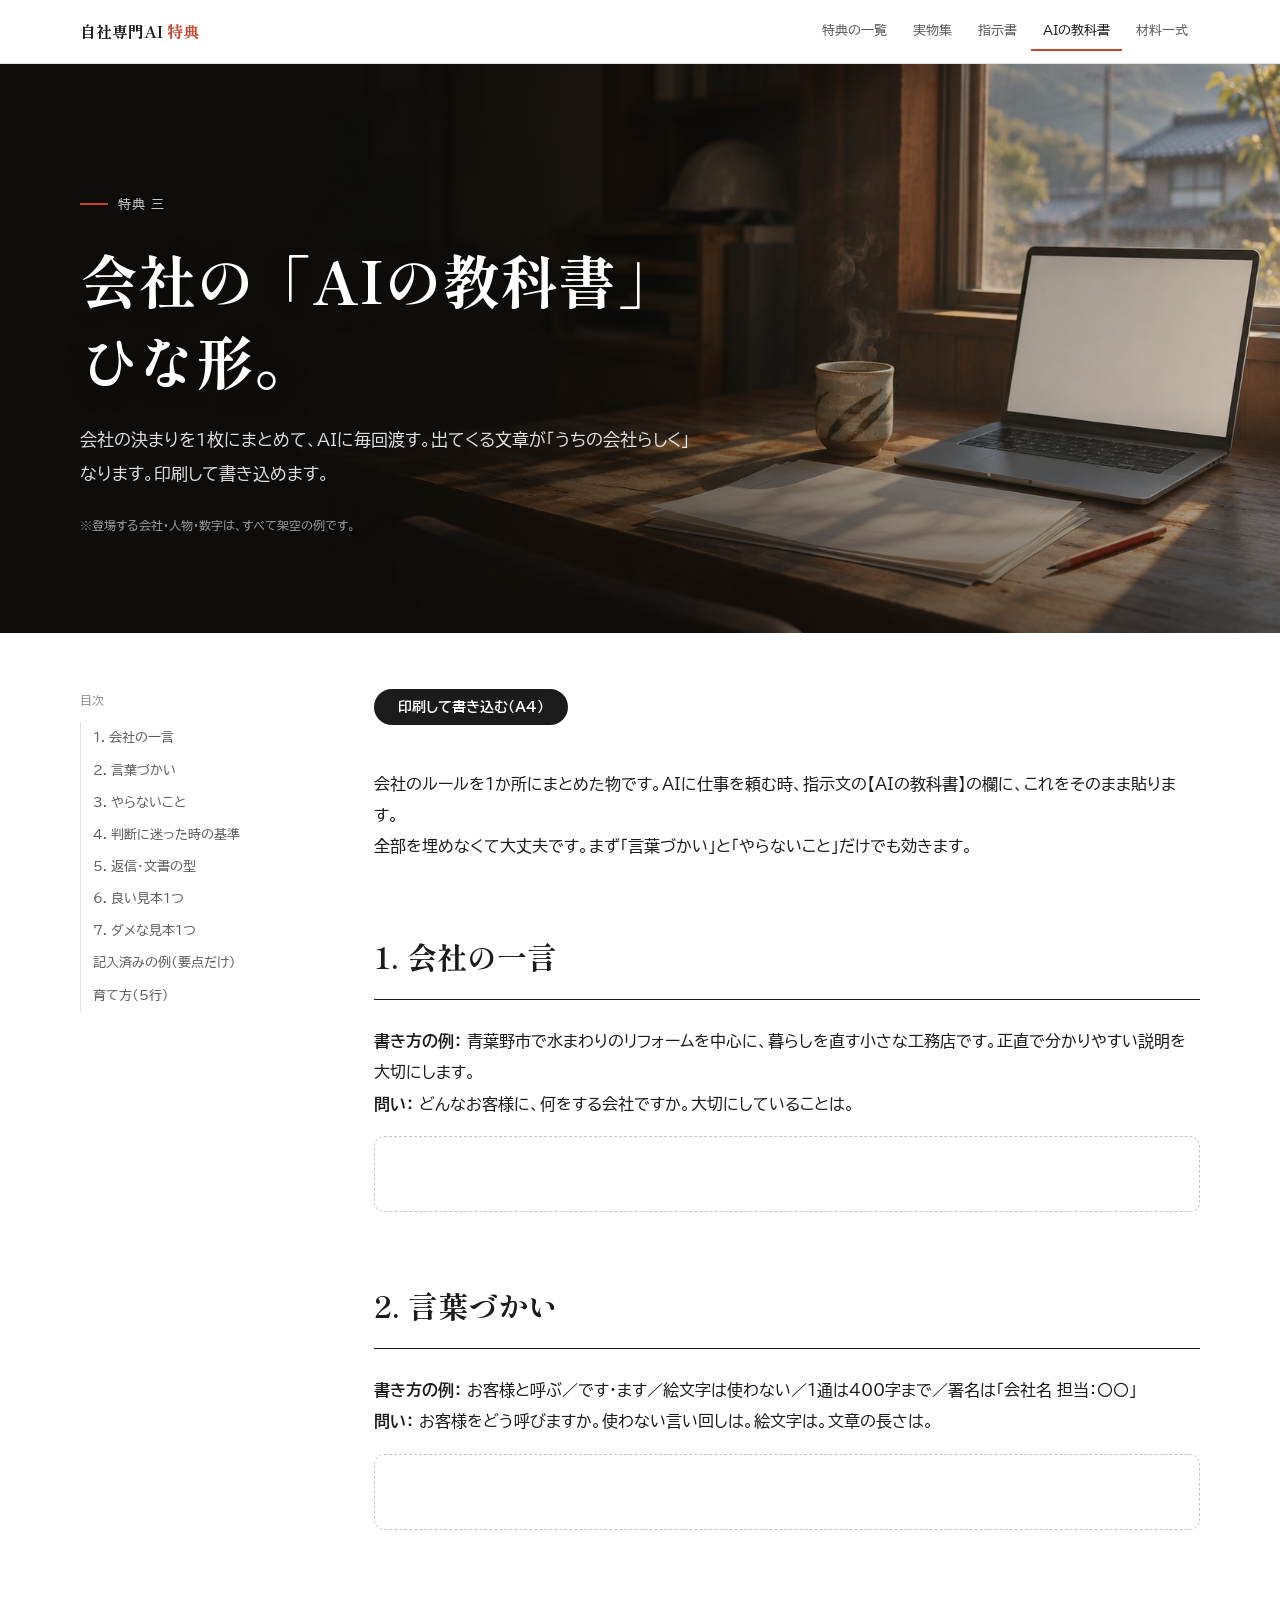
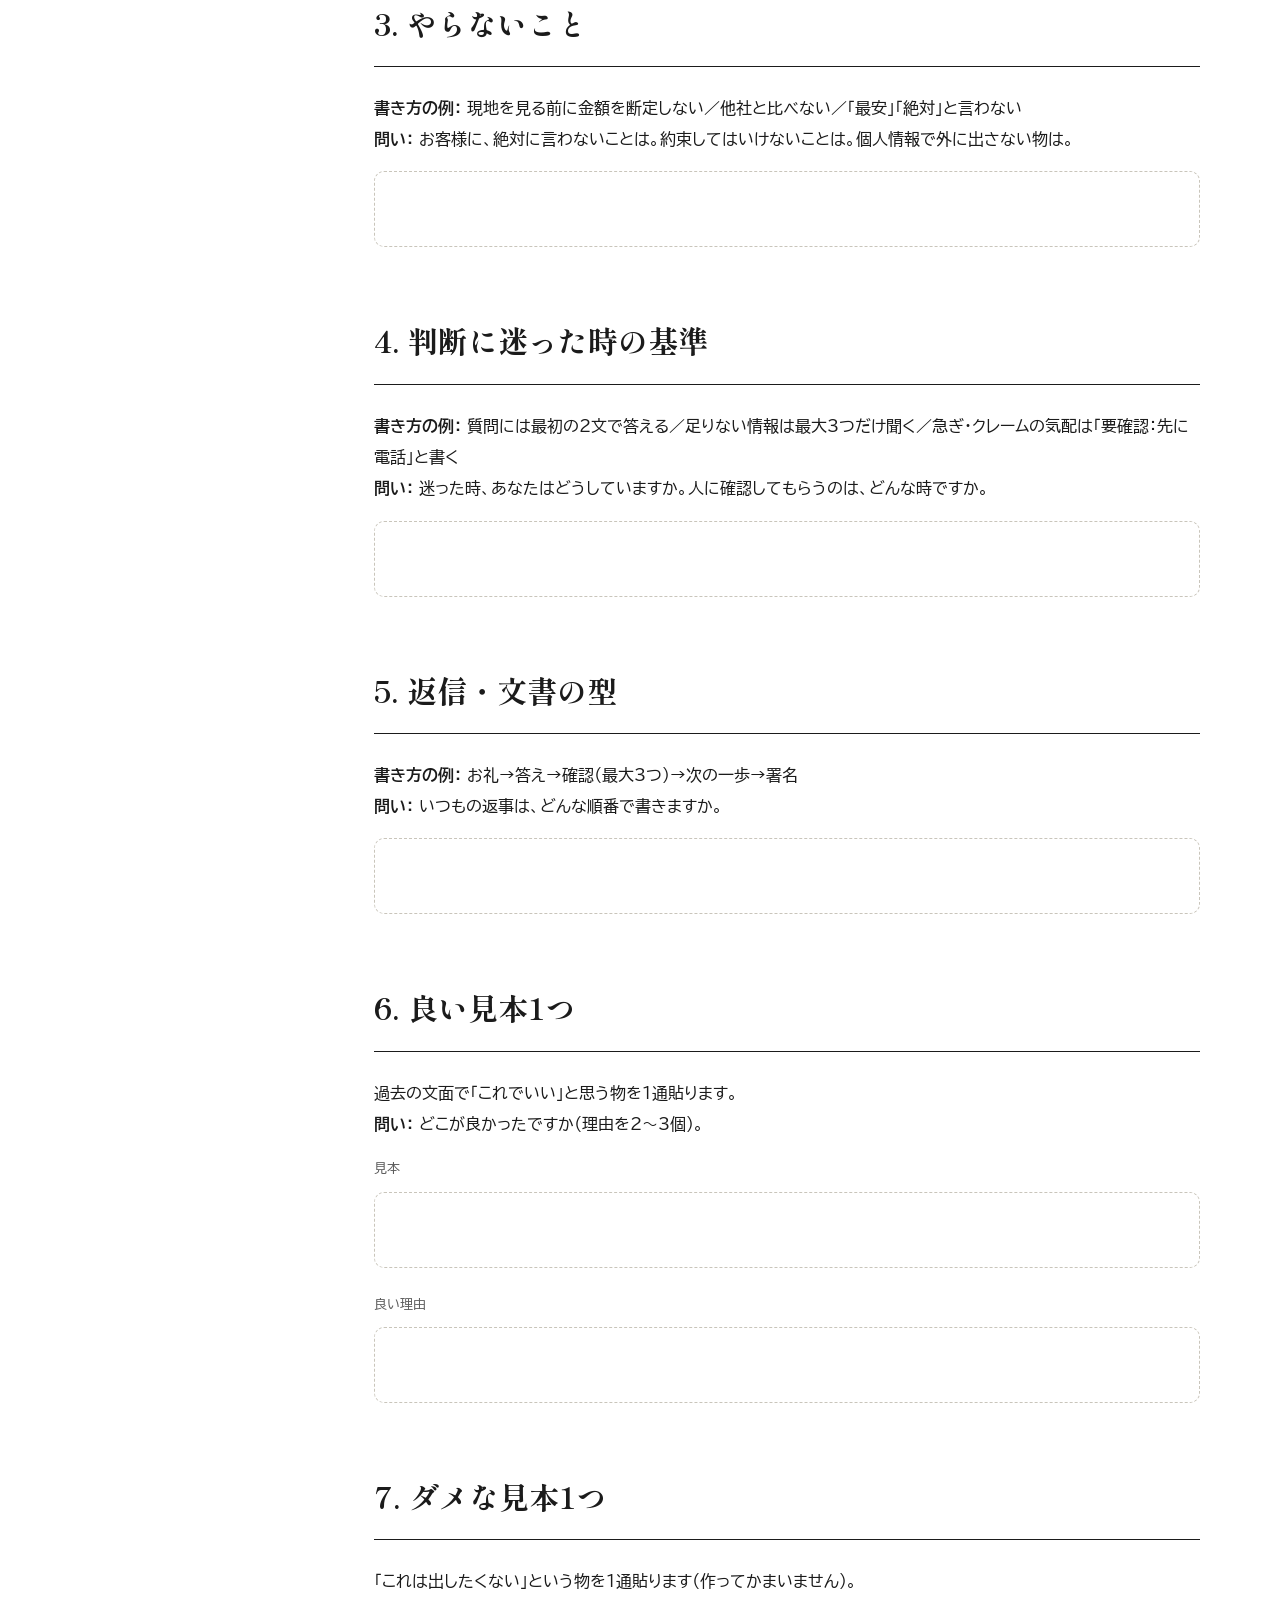
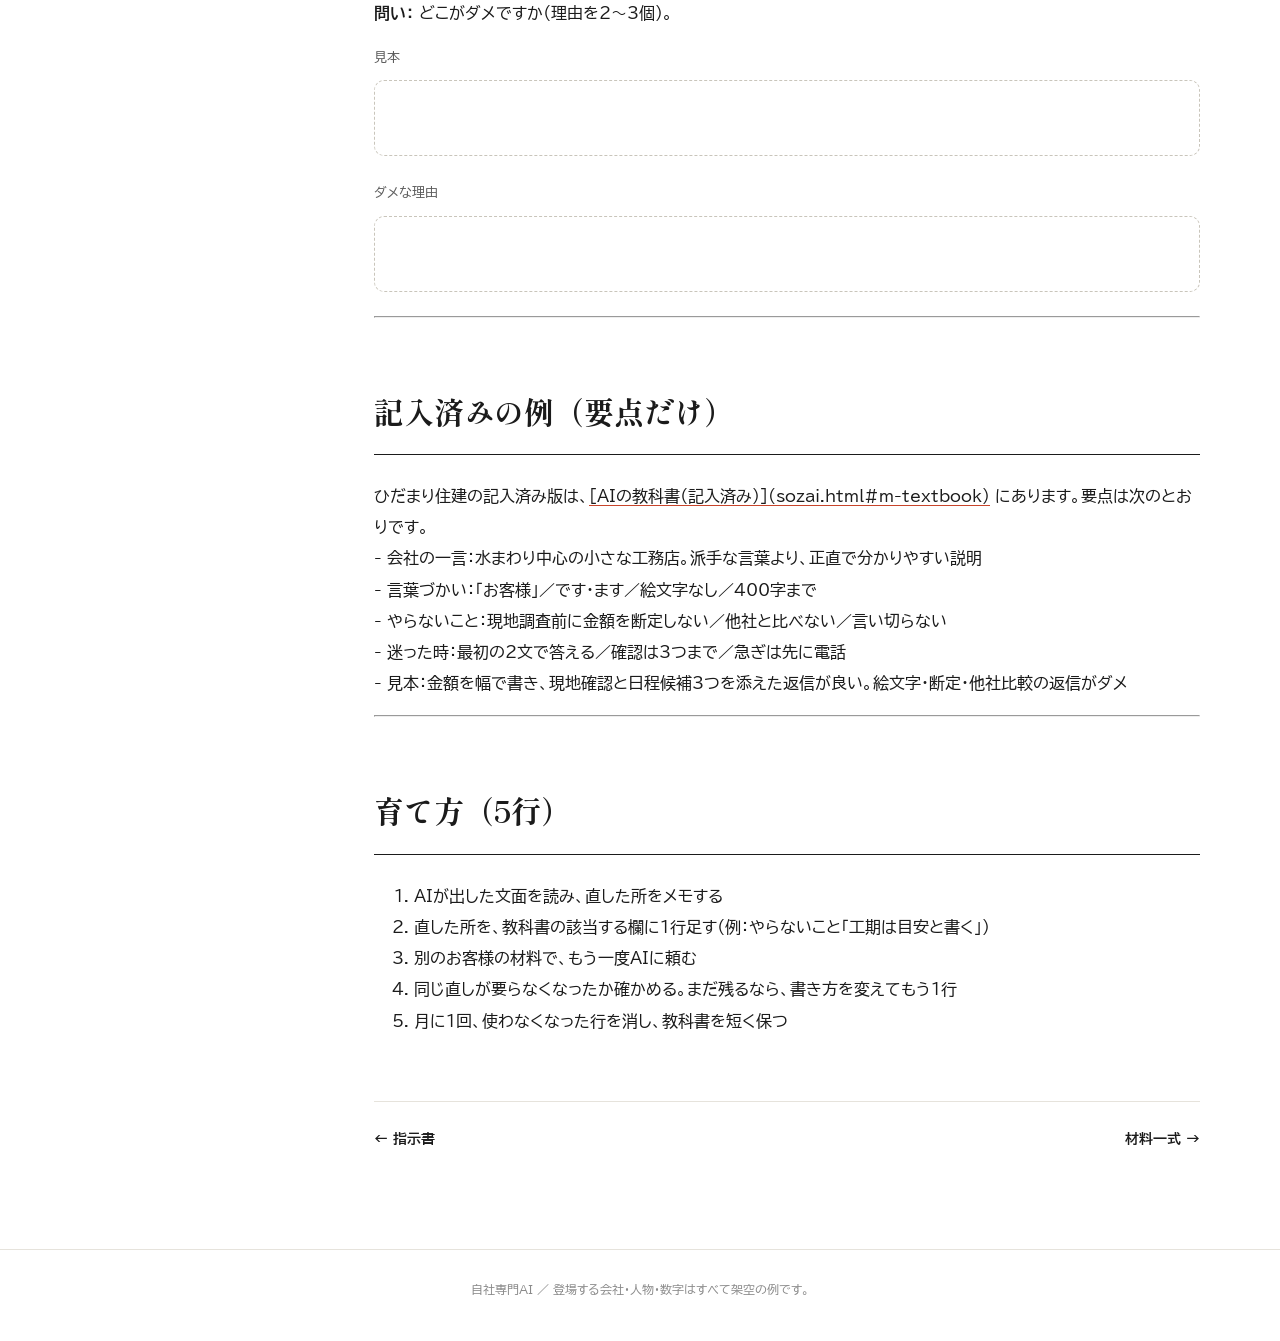
<file: tokuten/kyokasho.html>
<!doctype html>
<html lang="ja"><head><meta charset="utf-8"><meta name="viewport" content="width=device-width,initial-scale=1">
<title>会社の「AIの教科書」ひな形｜自社専門AI 特典</title><meta name="description" content="会社の決まり・言葉づかい・判断基準・見本を1枚にまとめる、AIに渡す教科書のひな形。">
<meta name="robots" content="noindex">
<link rel="preconnect" href="https://fonts.googleapis.com"><link rel="preconnect" href="https://fonts.gstatic.com" crossorigin>
<link href="https://fonts.googleapis.com/css2?family=BIZ+UDPGothic:wght@400;700&family=Shippori+Mincho+B1:wght@600;700&display=swap" rel="stylesheet">
<link rel="stylesheet" href="style.css"></head><body>
<header class="top"><div class="in"><a class="brand" href="index.html">自社専門AI <i>特典</i></a><nav class="nav"><a href="index.html" class="">特典の一覧</a><a href="jitsubutsu.html" class="">実物集</a><a href="shijisho.html" class="">指示書</a><a href="kyokasho.html" class="on">AIの教科書</a><a href="sozai.html" class="">材料一式</a></nav></div></header>
<section class="hero"><div class="in"><span class="kicker">特典 三</span><h1>会社の「AIの教科書」<br>ひな形。</h1><p>会社の決まりを1枚にまとめて、AIに毎回渡す。出てくる文章が「うちの会社らしく」なります。印刷して書き込めます。</p>
<p class="note">※登場する会社・人物・数字は、すべて架空の例です。</p></div></section>
<div class="wrap"><nav class="toc"><p>目次</p><a href="#k0">1. 会社の一言</a><a href="#k1">2. 言葉づかい</a><a href="#k2">3. やらないこと</a><a href="#k3">4. 判断に迷った時の基準</a><a href="#k4">5. 返信・文書の型</a><a href="#k5">6. 良い見本1つ</a><a href="#k6">7. ダメな見本1つ</a><a href="#k7">記入済みの例（要点だけ）</a><a href="#k8">育て方（5行）</a></nav><main><button class="printbtn" onclick="print()">印刷して書き込む（A4）</button><p>会社のルールを1か所にまとめた物です。AIに仕事を頼む時、指示文の【AIの教科書】の欄に、これをそのまま貼ります。<br />
全部を埋めなくて大丈夫です。まず「言葉づかい」と「やらないこと」だけでも効きます。</p>
<h2 class="sec" id="k0">1. 会社の一言</h2>
<p><strong>書き方の例：</strong> 青葉野市で水まわりのリフォームを中心に、暮らしを直す小さな工務店です。正直で分かりやすい説明を大切にします。<br />
<strong>問い：</strong> どんなお客様に、何をする会社ですか。大切にしていることは。</p>
<span class="blank"></span>
<h2 class="sec" id="k1">2. 言葉づかい</h2>
<p><strong>書き方の例：</strong> お客様と呼ぶ／です・ます／絵文字は使わない／1通は400字まで／署名は「会社名 担当：〇〇」<br />
<strong>問い：</strong> お客様をどう呼びますか。使わない言い回しは。絵文字は。文章の長さは。</p>
<span class="blank"></span>
<h2 class="sec" id="k2">3. やらないこと</h2>
<p><strong>書き方の例：</strong> 現地を見る前に金額を断定しない／他社と比べない／「最安」「絶対」と言わない<br />
<strong>問い：</strong> お客様に、絶対に言わないことは。約束してはいけないことは。個人情報で外に出さない物は。</p>
<span class="blank"></span>
<h2 class="sec" id="k3">4. 判断に迷った時の基準</h2>
<p><strong>書き方の例：</strong> 質問には最初の2文で答える／足りない情報は最大3つだけ聞く／急ぎ・クレームの気配は「要確認：先に電話」と書く<br />
<strong>問い：</strong> 迷った時、あなたはどうしていますか。人に確認してもらうのは、どんな時ですか。</p>
<span class="blank"></span>
<h2 class="sec" id="k4">5. 返信・文書の型</h2>
<p><strong>書き方の例：</strong> お礼→答え→確認（最大3つ）→次の一歩→署名<br />
<strong>問い：</strong> いつもの返事は、どんな順番で書きますか。</p>
<span class="blank"></span>
<h2 class="sec" id="k5">6. 良い見本1つ</h2>
<p>過去の文面で「これでいい」と思う物を1通貼ります。<br />
<strong>問い：</strong> どこが良かったですか（理由を2〜3個）。</p>
<p class="small">見本</p><span class="blank"></span><p class="small">良い理由</p><span class="blank"></span>
<h2 class="sec" id="k6">7. ダメな見本1つ</h2>
<p>「これは出したくない」という物を1通貼ります（作ってかまいません）。<br />
<strong>問い：</strong> どこがダメですか（理由を2〜3個）。</p>
<p class="small">見本</p><span class="blank"></span><p class="small">ダメな理由</p><span class="blank"></span>
<hr />
<h2 class="sec" id="k7">記入済みの例（要点だけ）</h2>
<p>ひだまり住建の記入済み版は、<a href="../[AIの教科書（記入済み）](sozai.html#m-textbook)">[AIの教科書（記入済み）](sozai.html#m-textbook)</a> にあります。要点は次のとおりです。<br />
- 会社の一言：水まわり中心の小さな工務店。派手な言葉より、正直で分かりやすい説明<br />
- 言葉づかい：「お客様」／です・ます／絵文字なし／400字まで<br />
- やらないこと：現地調査前に金額を断定しない／他社と比べない／言い切らない<br />
- 迷った時：最初の2文で答える／確認は3つまで／急ぎは先に電話<br />
- 見本：金額を幅で書き、現地確認と日程候補3つを添えた返信が良い。絵文字・断定・他社比較の返信がダメ</p>
<hr />
<h2 class="sec" id="k8">育て方（5行）</h2>
<ol>
<li>AIが出した文面を読み、直した所をメモする</li>
<li>直した所を、教科書の該当する欄に1行足す（例：やらないこと「工期は目安と書く」）</li>
<li>別のお客様の材料で、もう一度AIに頼む</li>
<li>同じ直しが要らなくなったか確かめる。まだ残るなら、書き方を変えてもう1行</li>
<li>月に1回、使わなくなった行を消し、教科書を短く保つ</li>
</ol><div class="pager"><a href="shijisho.html">← 指示書</a><a href="sozai.html">材料一式 →</a></div></main></div>
<footer>自社専門AI ／ 登場する会社・人物・数字はすべて架空の例です。</footer>
<script>
document.querySelectorAll('pre').forEach(function(p){
  var b=document.createElement('button');b.className='copy';b.textContent='コピー';p.classList.add('has-copy');
  b.onclick=function(){var t=p.querySelector('code')?p.querySelector('code').innerText:p.innerText;
    (navigator.clipboard?navigator.clipboard.writeText(t):Promise.reject()).then(function(){b.textContent='コピーしました';b.classList.add('done');setTimeout(function(){b.textContent='コピー';b.classList.remove('done')},1800)}).catch(function(){var r=document.createRange();r.selectNodeContents(p.querySelector('code')||p);var s=getSelection();s.removeAllRanges();s.addRange(r);b.textContent='選択しました'})};
  p.appendChild(b);});
</script></body></html>
</file>
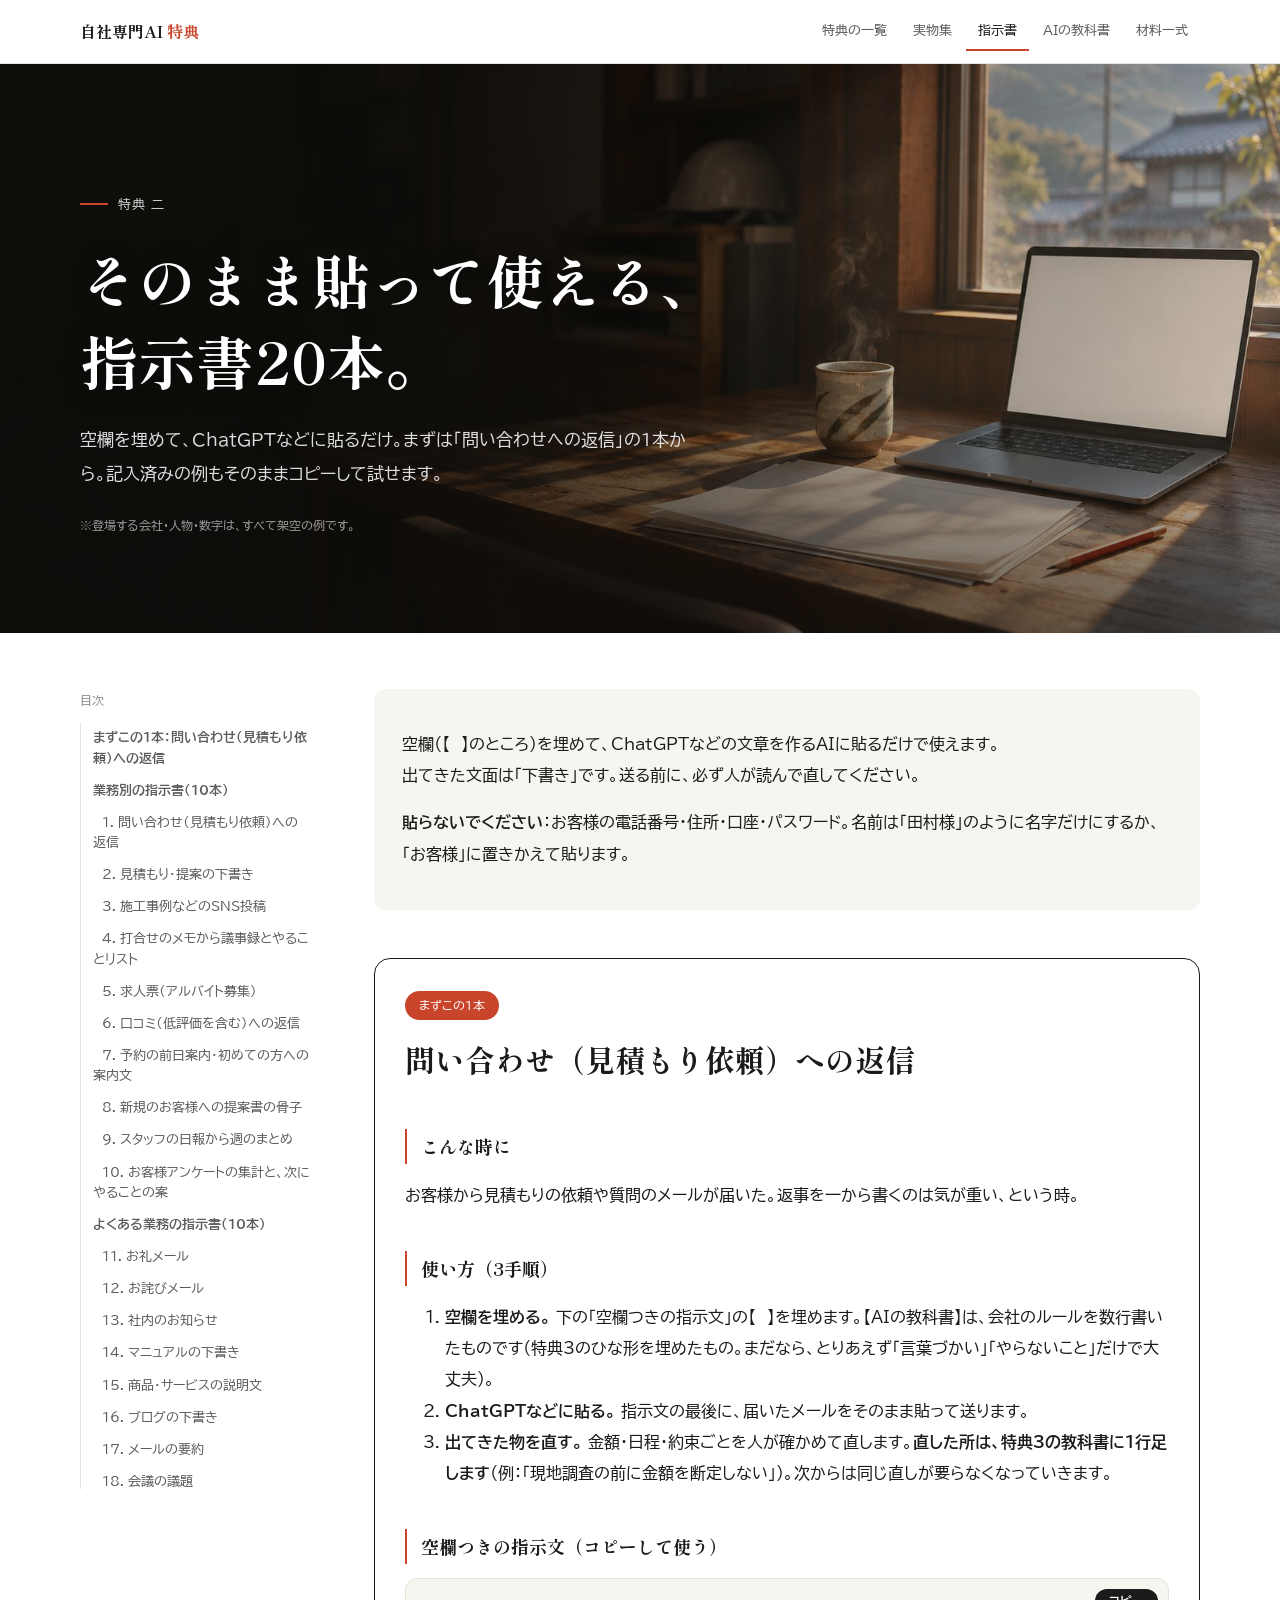
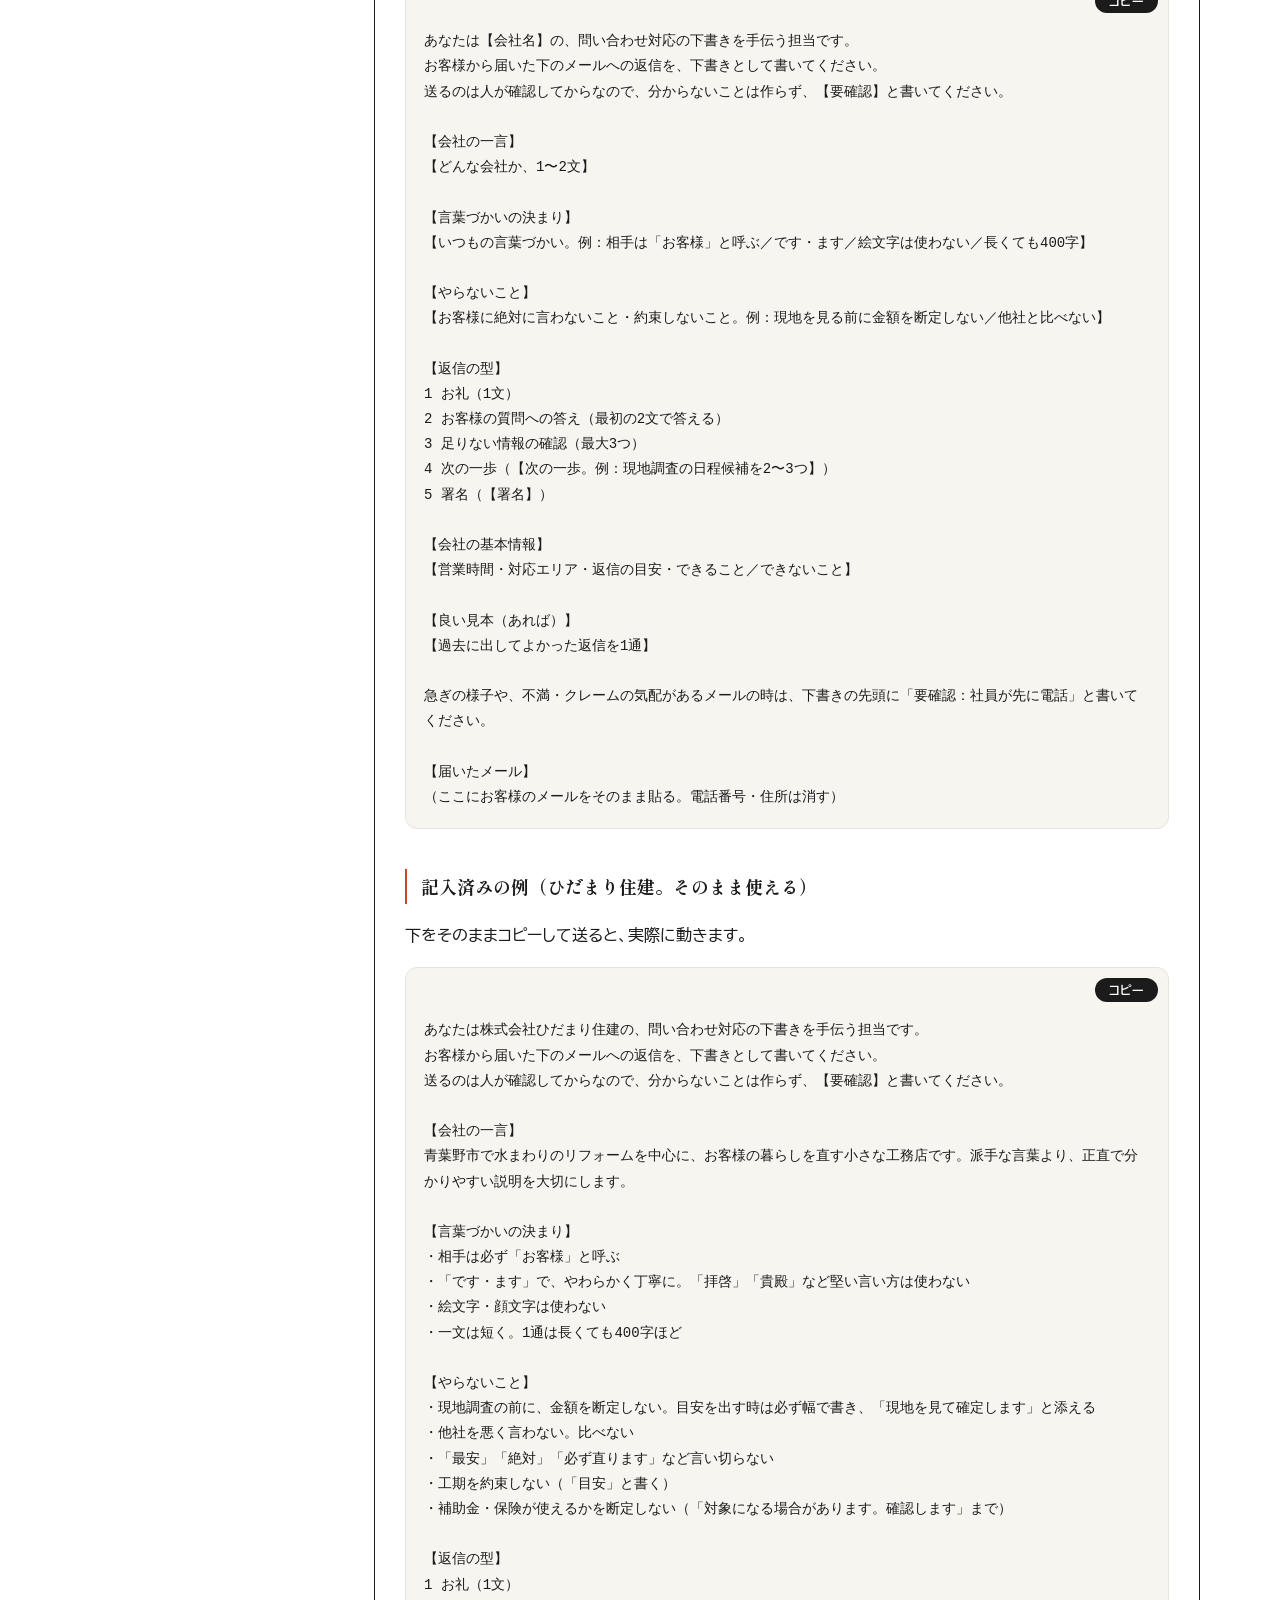
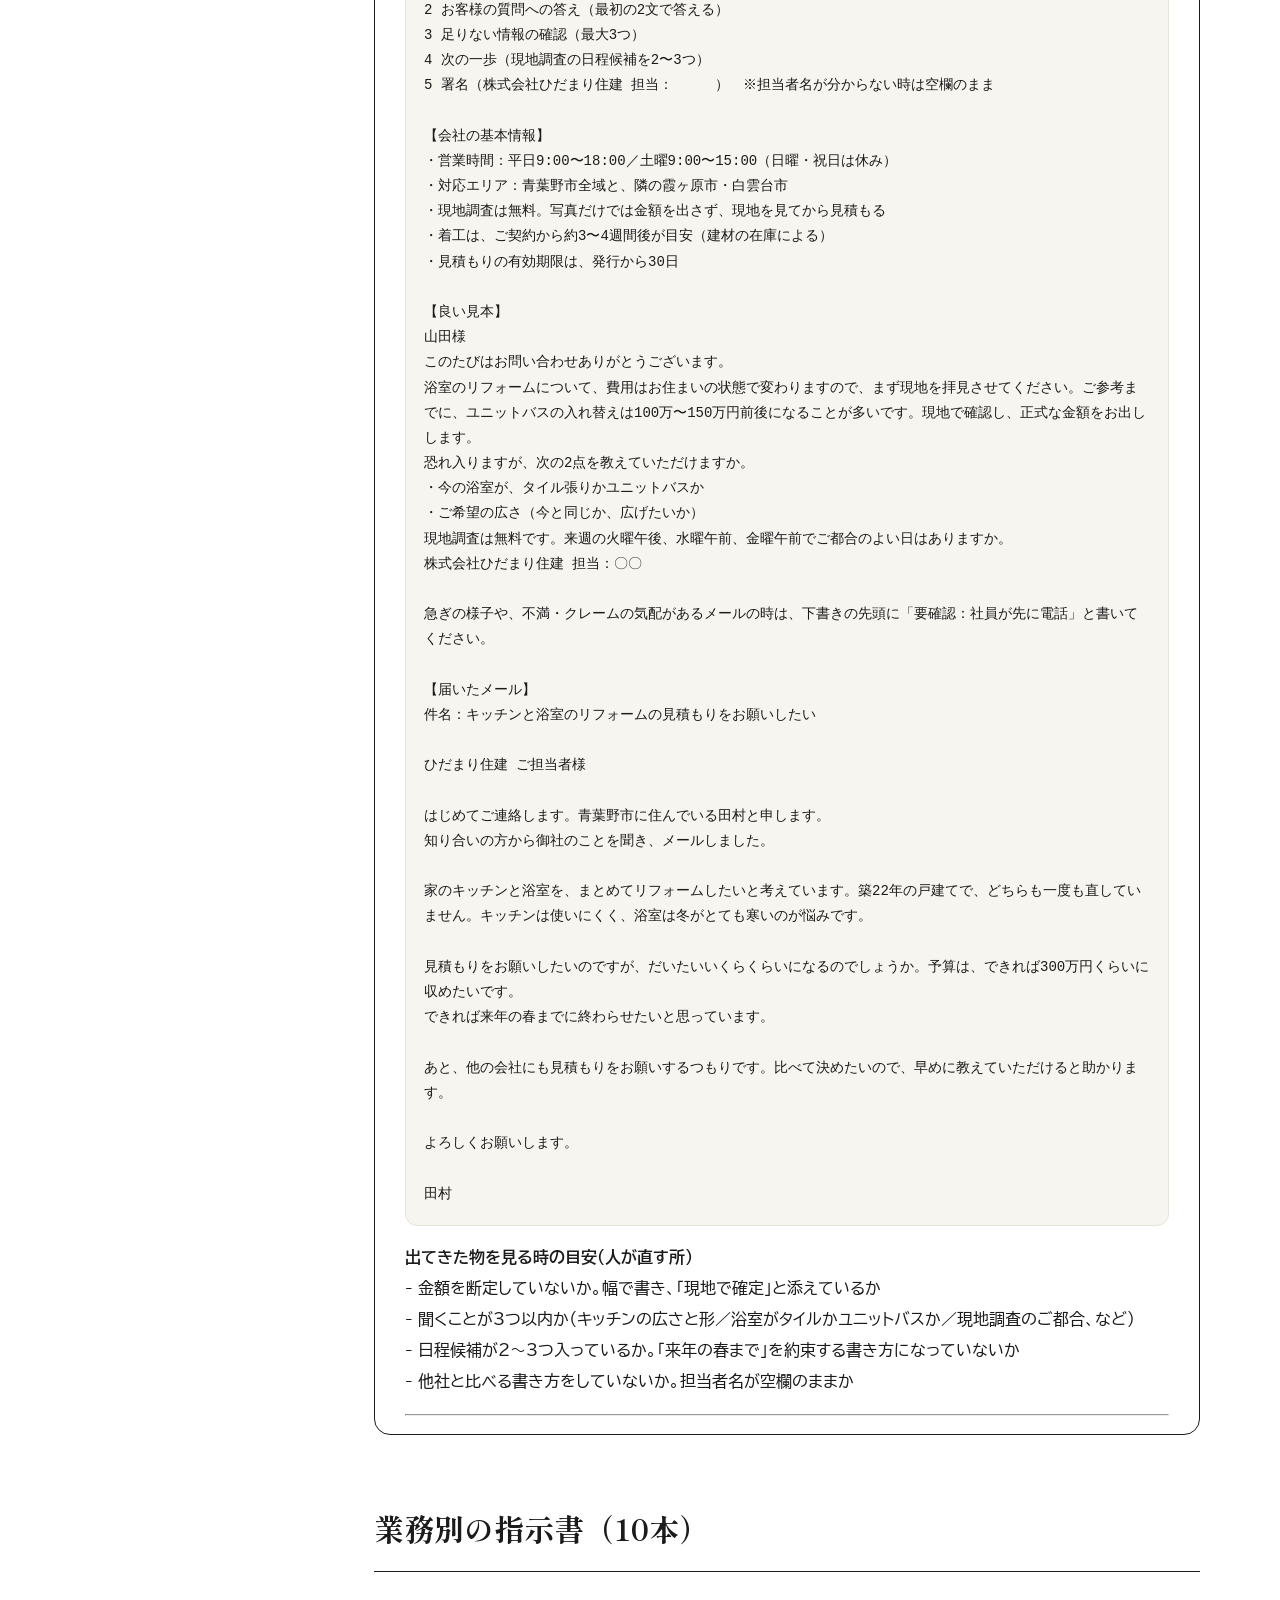
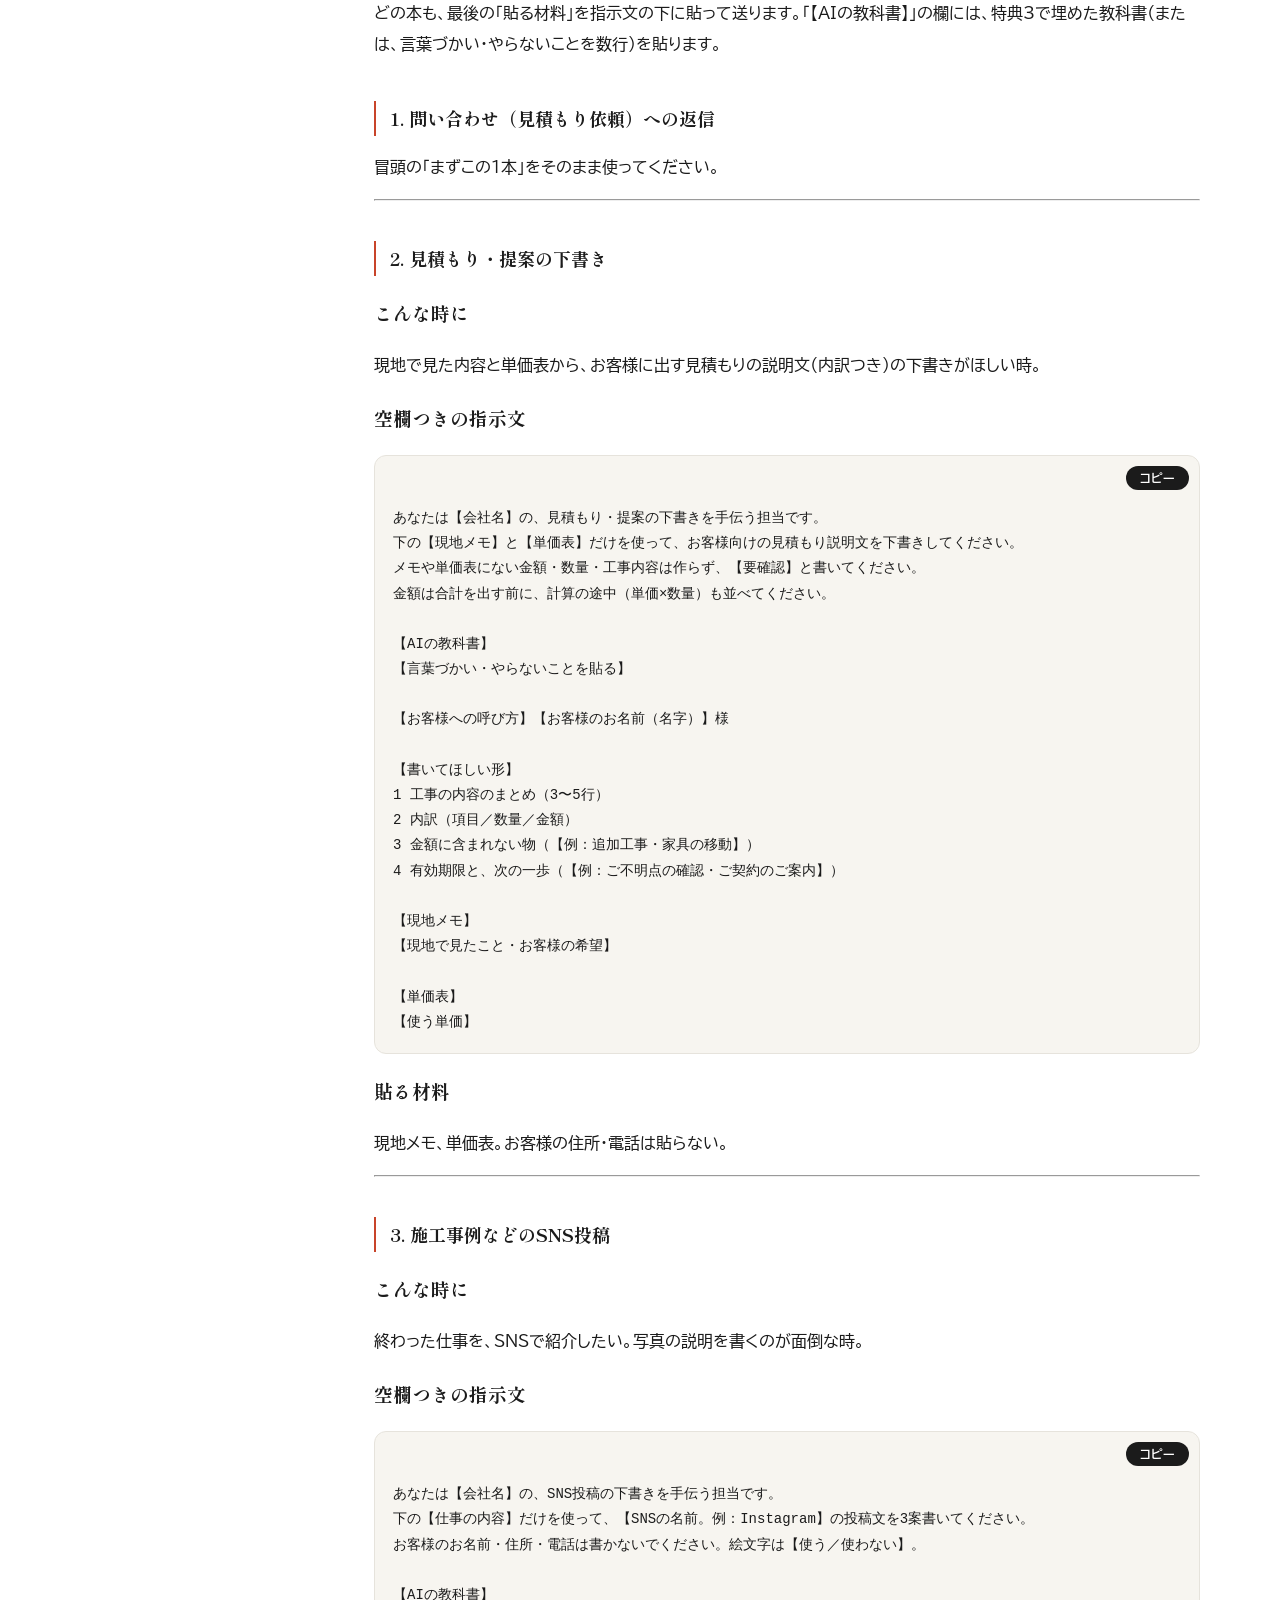
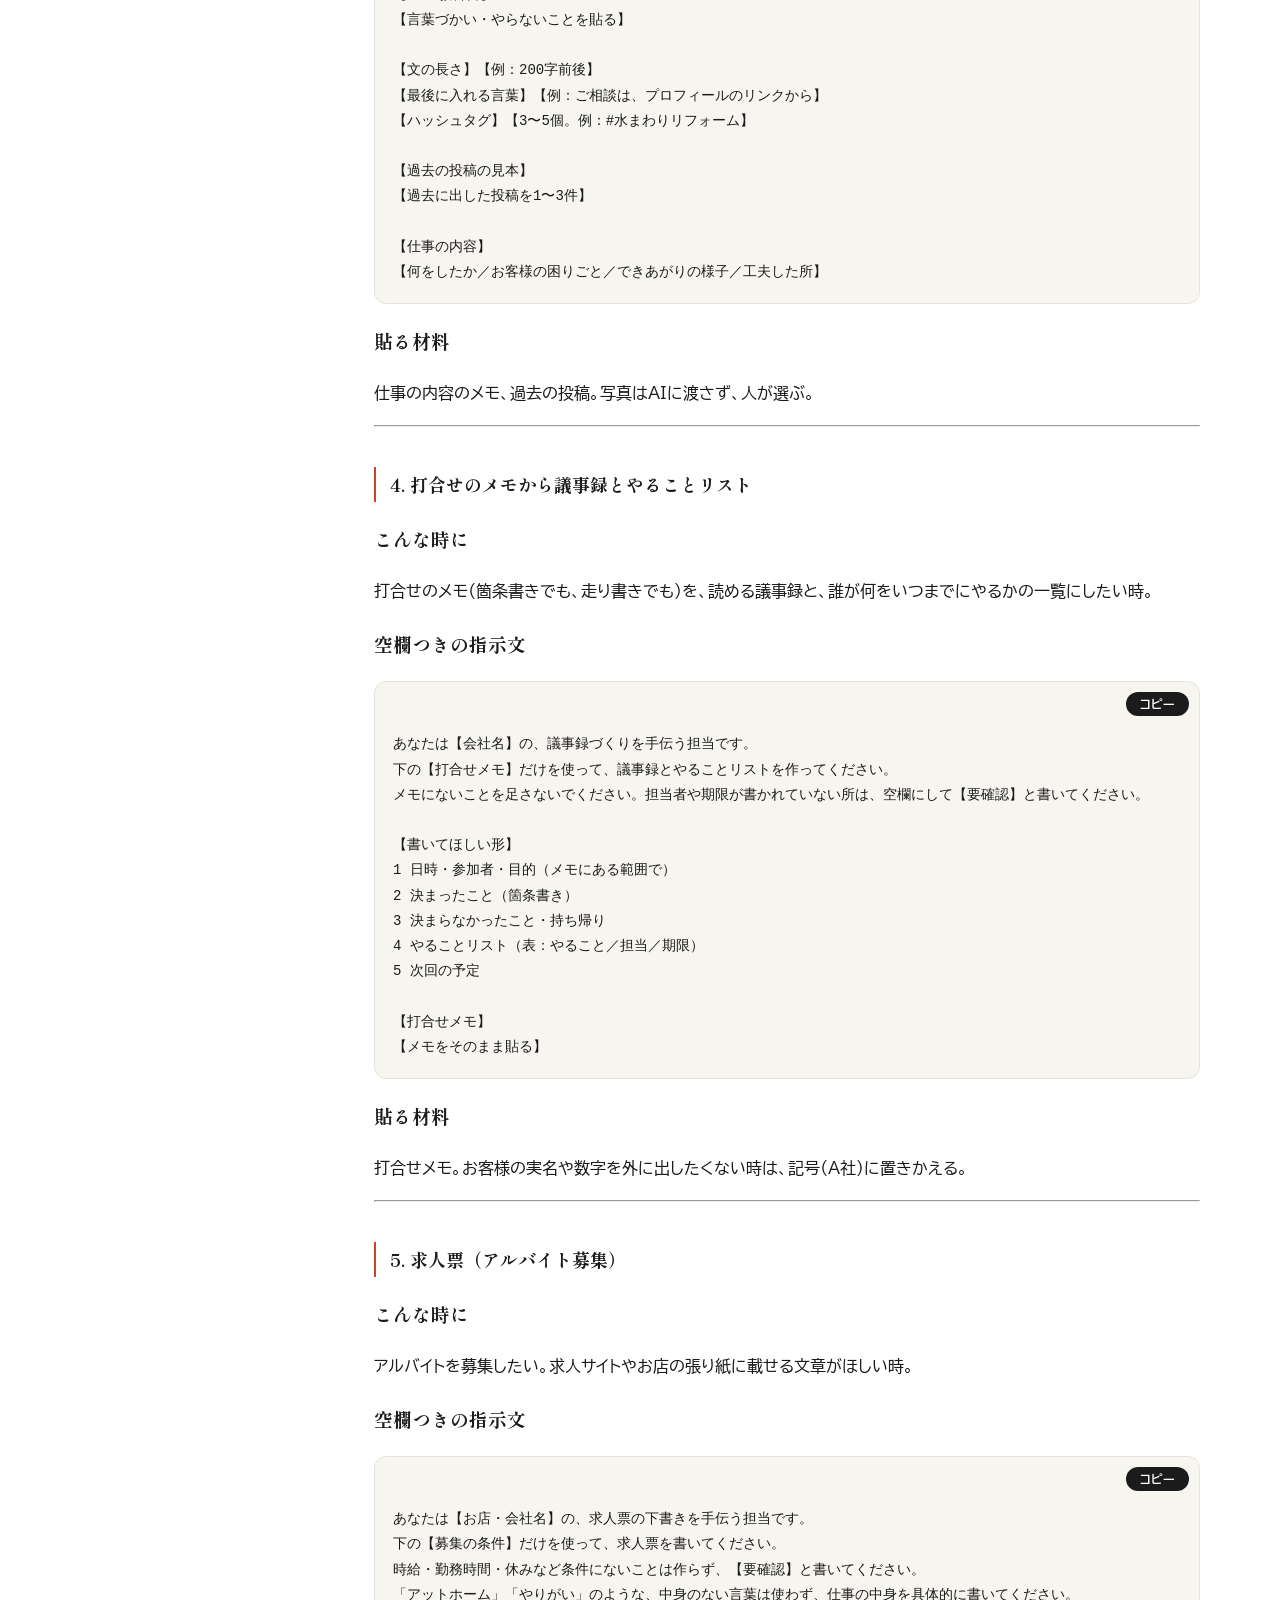
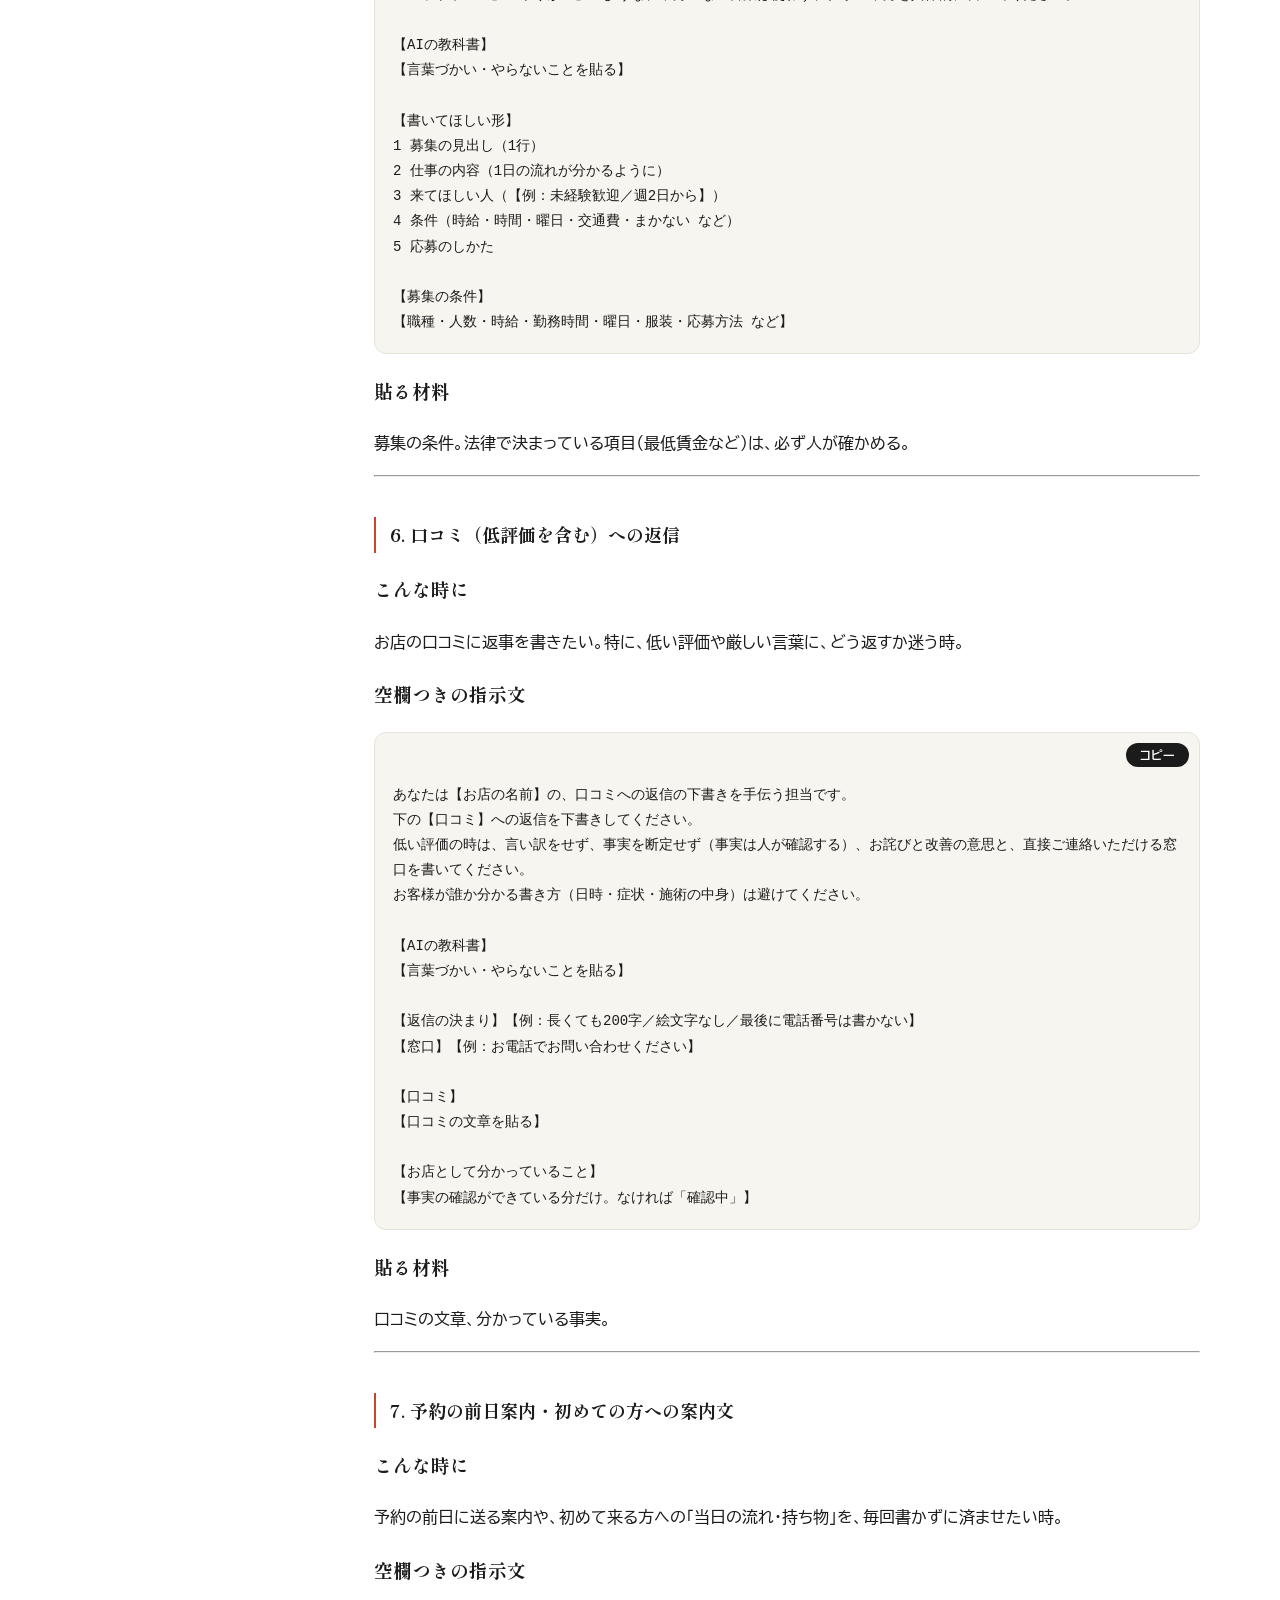
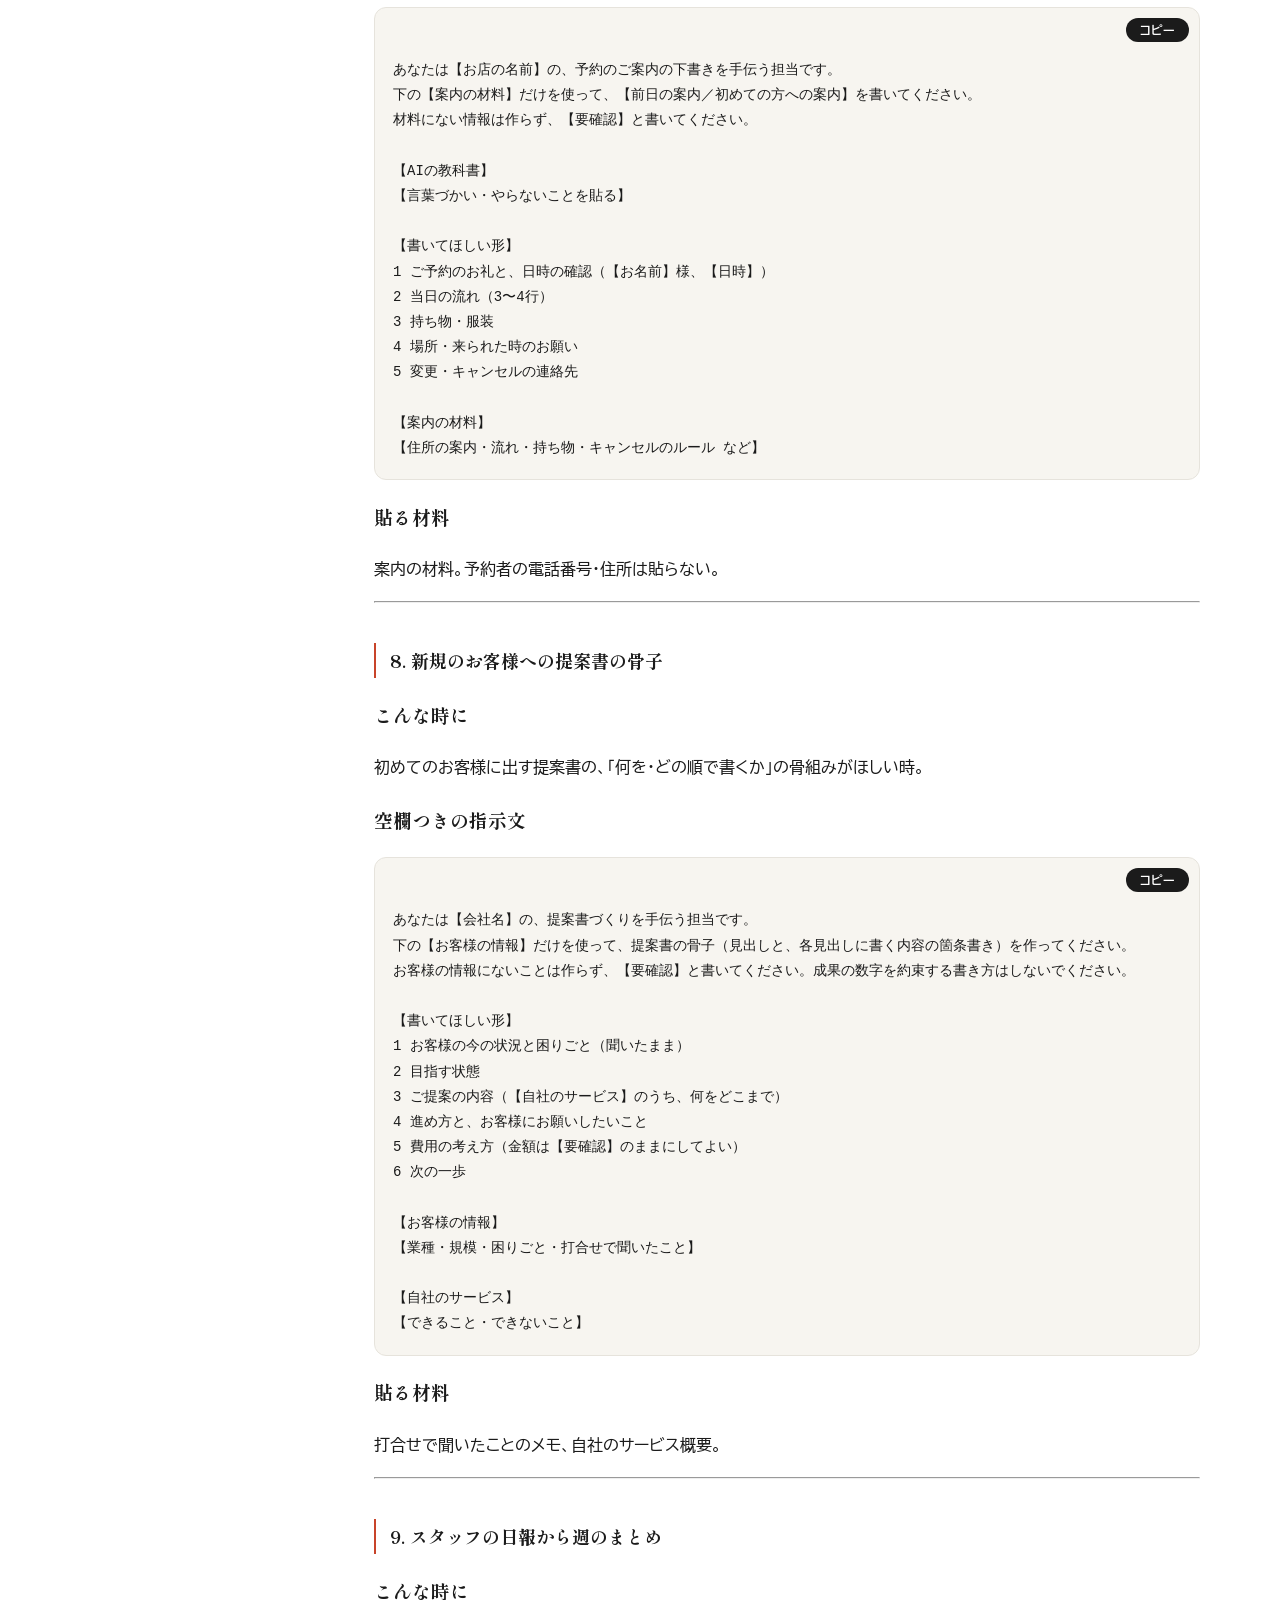
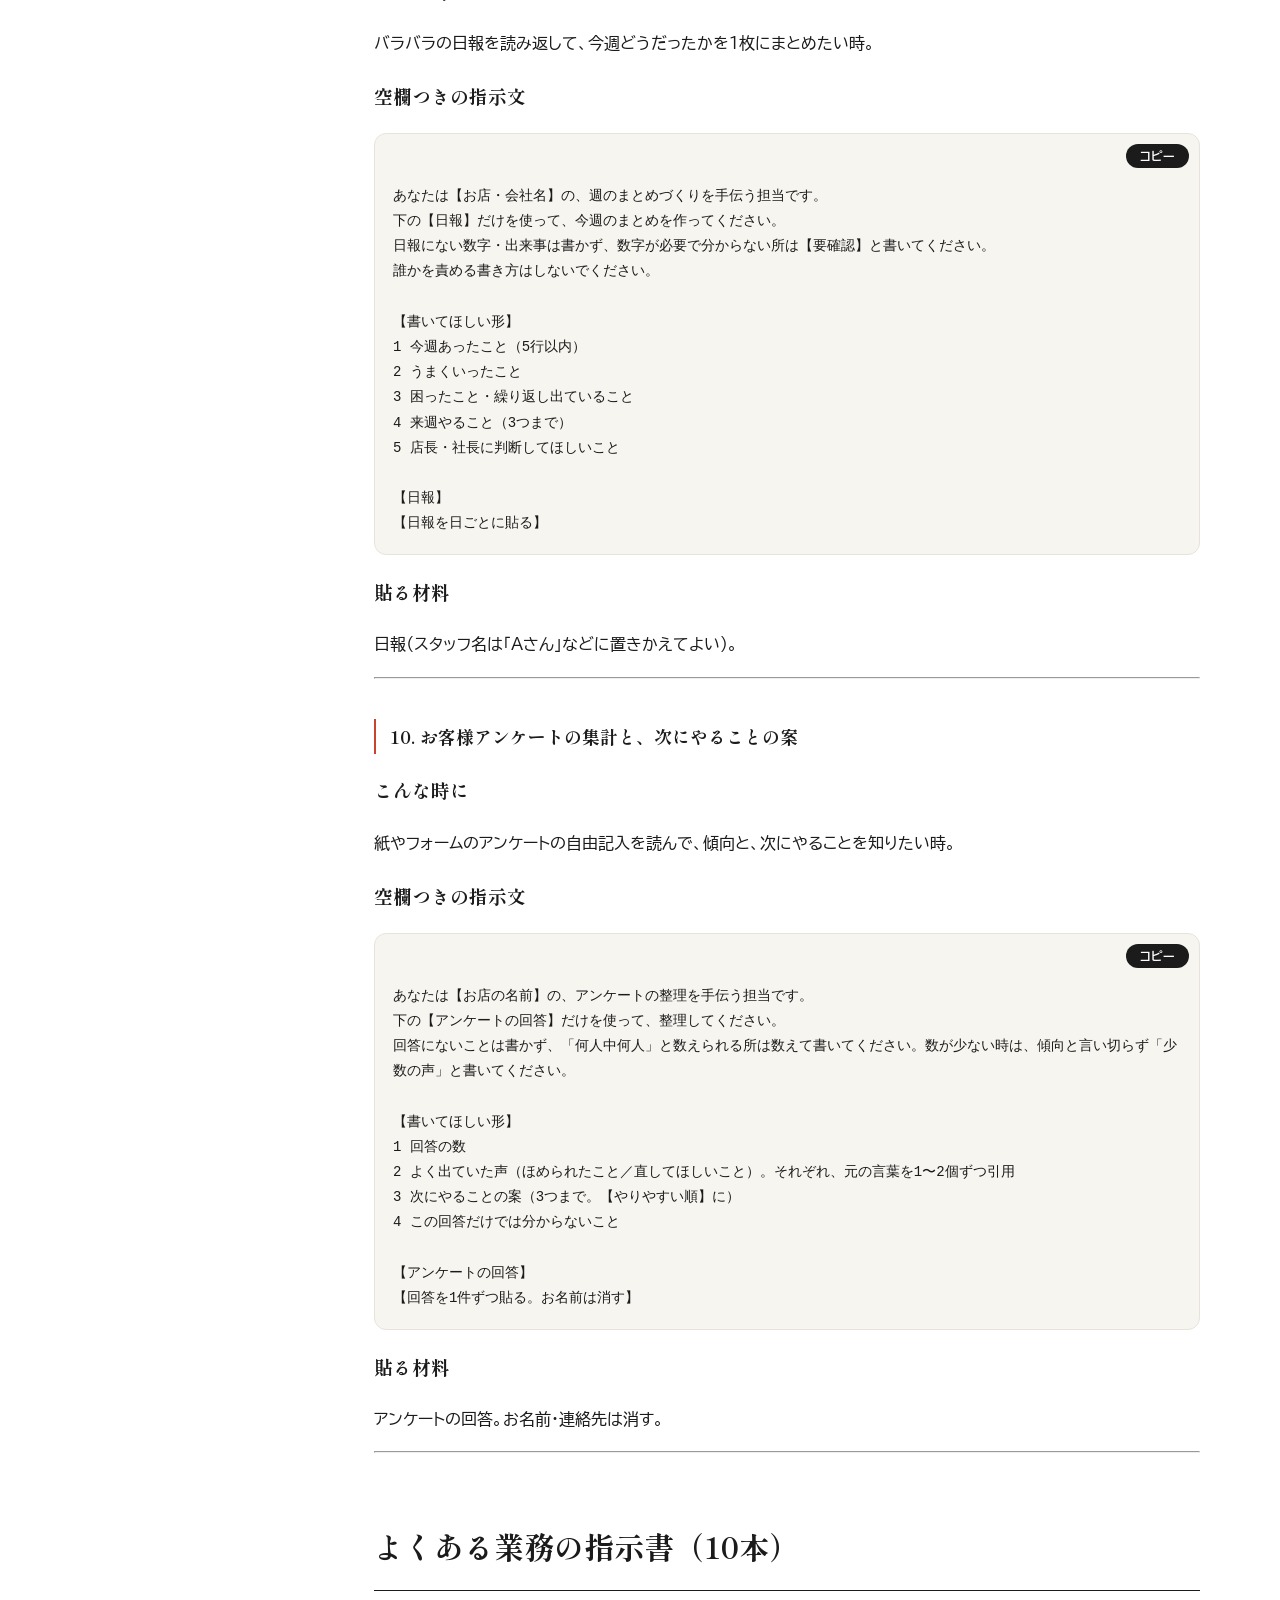
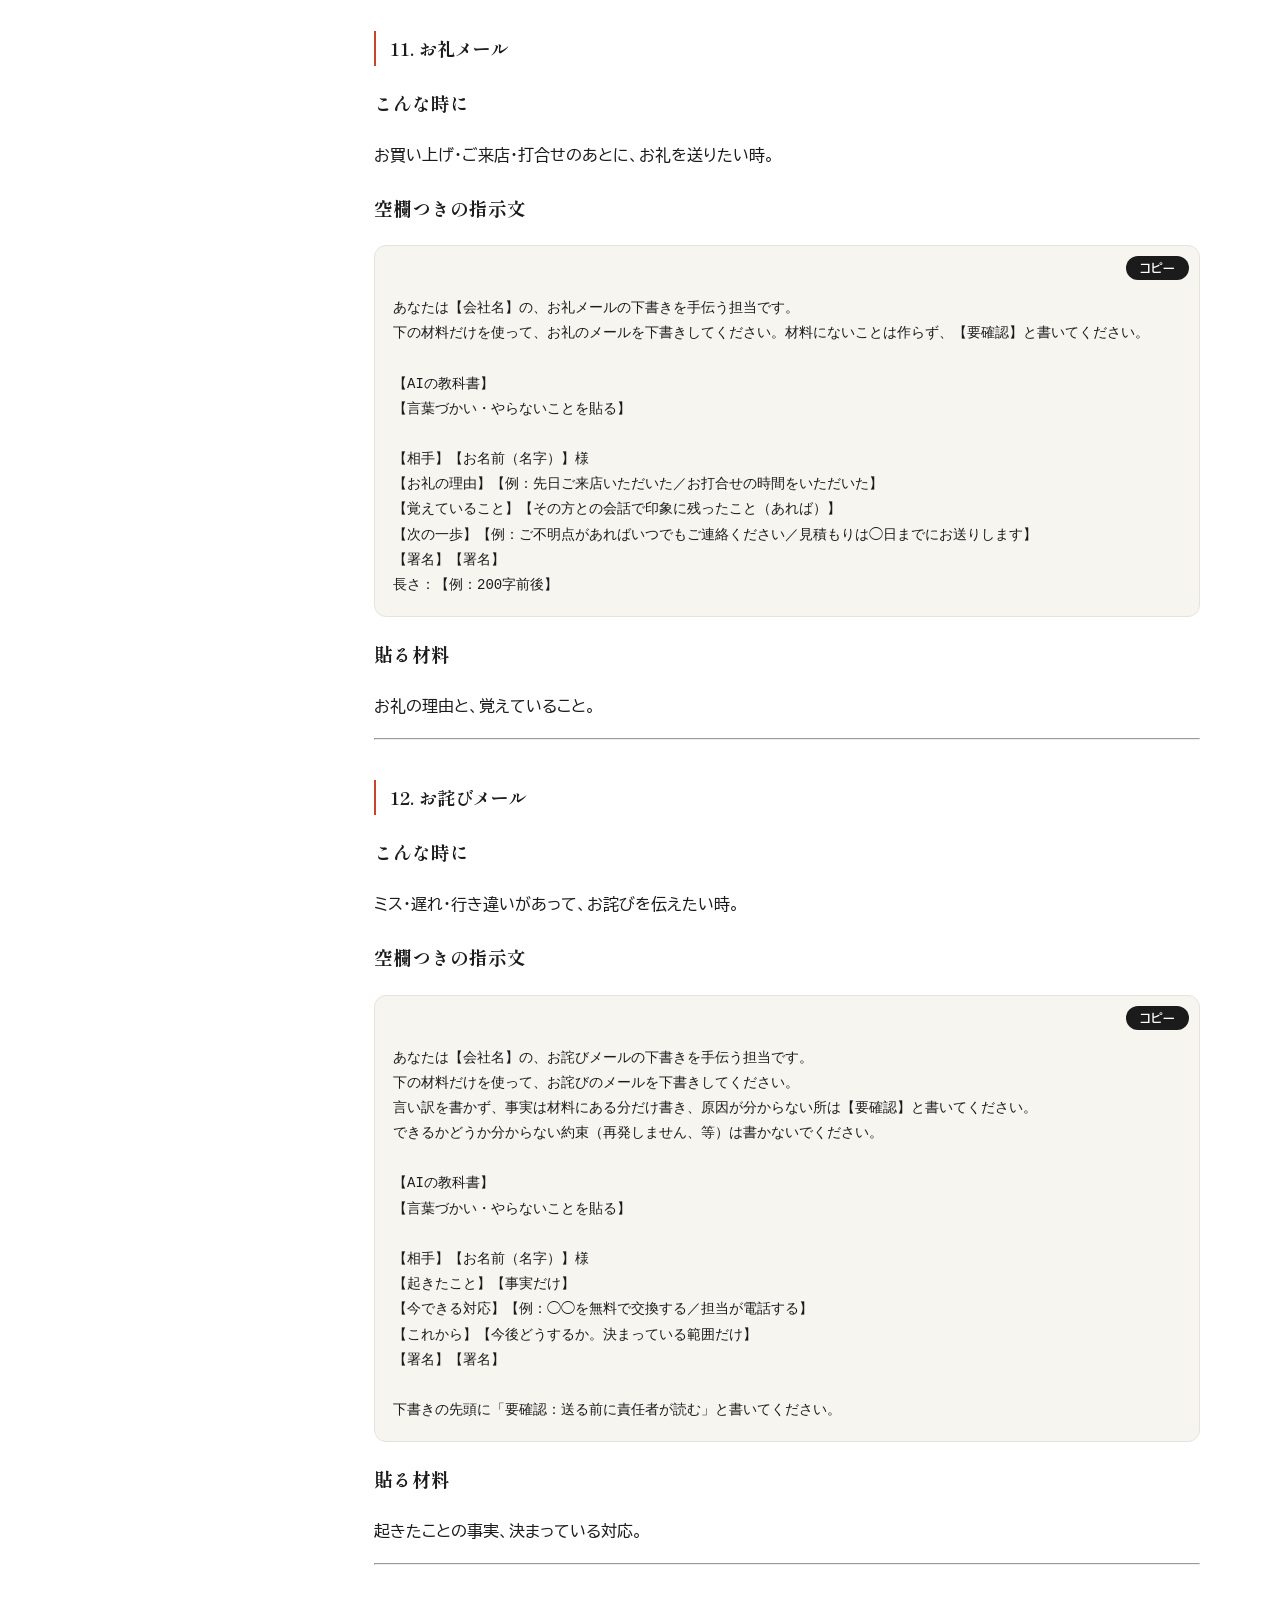
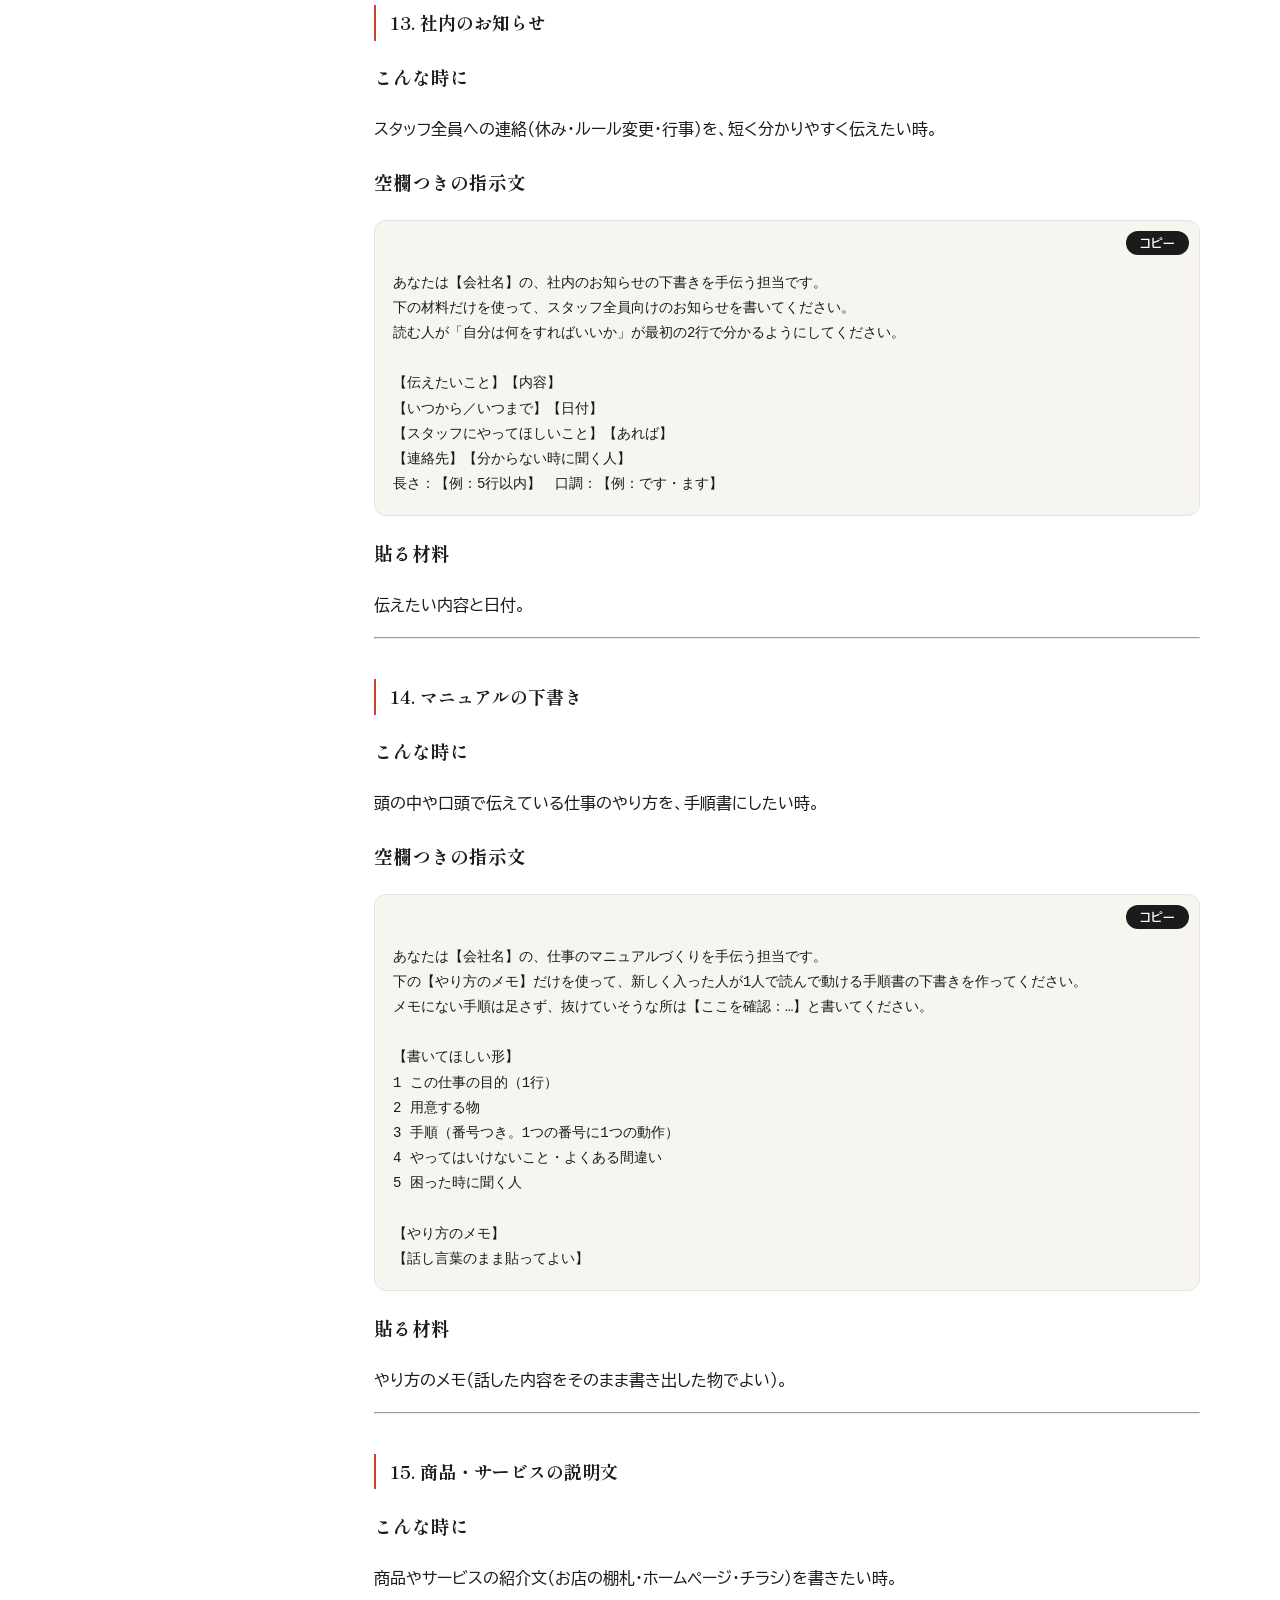
<file: tokuten/shijisho.html>
<!doctype html>
<html lang="ja"><head><meta charset="utf-8"><meta name="viewport" content="width=device-width,initial-scale=1">
<title>そのまま貼って使える指示書20本｜自社専門AI 特典</title><meta name="description" content="空欄を埋めてChatGPTなどに貼るだけで使える、業務別の指示書20本。">
<meta name="robots" content="noindex">
<link rel="preconnect" href="https://fonts.googleapis.com"><link rel="preconnect" href="https://fonts.gstatic.com" crossorigin>
<link href="https://fonts.googleapis.com/css2?family=BIZ+UDPGothic:wght@400;700&family=Shippori+Mincho+B1:wght@600;700&display=swap" rel="stylesheet">
<link rel="stylesheet" href="style.css"></head><body>
<header class="top"><div class="in"><a class="brand" href="index.html">自社専門AI <i>特典</i></a><nav class="nav"><a href="index.html" class="">特典の一覧</a><a href="jitsubutsu.html" class="">実物集</a><a href="shijisho.html" class="on">指示書</a><a href="kyokasho.html" class="">AIの教科書</a><a href="sozai.html" class="">材料一式</a></nav></div></header>
<section class="hero"><div class="in"><span class="kicker">特典 二</span><h1>そのまま貼って使える、<br>指示書20本。</h1><p>空欄を埋めて、ChatGPTなどに貼るだけ。まずは「問い合わせへの返信」の1本から。記入済みの例もそのままコピーして試せます。</p>
<p class="note">※登場する会社・人物・数字は、すべて架空の例です。</p></div></section>
<div class="wrap"><nav class="toc"><p>目次</p><a href="#s1"><b>まずこの1本：問い合わせ（見積もり依頼）への返信</b></a><a href="#s2"><b>業務別の指示書（10本）</b></a><a href="#s2-1">　1. 問い合わせ（見積もり依頼）への返信</a><a href="#s2-2">　2. 見積もり・提案の下書き</a><a href="#s2-3">　3. 施工事例などのSNS投稿</a><a href="#s2-4">　4. 打合せのメモから議事録とやることリスト</a><a href="#s2-5">　5. 求人票（アルバイト募集）</a><a href="#s2-6">　6. 口コミ（低評価を含む）への返信</a><a href="#s2-7">　7. 予約の前日案内・初めての方への案内文</a><a href="#s2-8">　8. 新規のお客様への提案書の骨子</a><a href="#s2-9">　9. スタッフの日報から週のまとめ</a><a href="#s2-10">　10. お客様アンケートの集計と、次にやることの案</a><a href="#s3"><b>よくある業務の指示書（10本）</b></a><a href="#s3-1">　11. お礼メール</a><a href="#s3-2">　12. お詫びメール</a><a href="#s3-3">　13. 社内のお知らせ</a><a href="#s3-4">　14. マニュアルの下書き</a><a href="#s3-5">　15. 商品・サービスの説明文</a><a href="#s3-6">　16. ブログの下書き</a><a href="#s3-7">　17. メールの要約</a><a href="#s3-8">　18. 会議の議題</a><a href="#s3-9">　19. お客様への値上げのお知らせ</a><a href="#s3-10">　20. 断りのメール</a><a href="#s4"><b>使い続けるために</b></a></nav><main><div class="intro"><p>空欄（【　】のところ）を埋めて、ChatGPTなどの文章を作るAIに貼るだけで使えます。<br />
出てきた文面は「下書き」です。送る前に、必ず人が読んで直してください。</p>
<p><strong>貼らないでください</strong>：お客様の電話番号・住所・口座・パスワード。名前は「田村様」のように名字だけにするか、「お客様」に置きかえて貼ります。</p></div><section class="first" id="s1"><span class="badge">まずこの1本</span><h2 class="sec" style="border:0;margin:0 0 8px;padding:0">問い合わせ（見積もり依頼）への返信</h2><h3 class="card-h" id="s1-1">こんな時に</h3><p>お客様から見積もりの依頼や質問のメールが届いた。返事を一から書くのは気が重い、という時。</p><h3 class="card-h" id="s1-2">使い方（3手順）</h3><ol>
<li><strong>空欄を埋める。</strong> 下の「空欄つきの指示文」の【　】を埋めます。【AIの教科書】は、会社のルールを数行書いたものです（特典3のひな形を埋めたもの。まだなら、とりあえず「言葉づかい」「やらないこと」だけで大丈夫）。</li>
<li><strong>ChatGPTなどに貼る。</strong> 指示文の最後に、届いたメールをそのまま貼って送ります。</li>
<li><strong>出てきた物を直す。</strong> 金額・日程・約束ごとを人が確かめて直します。<strong>直した所は、特典3の教科書に1行足します</strong>（例：「現地調査の前に金額を断定しない」）。次からは同じ直しが要らなくなっていきます。</li>
</ol><h3 class="card-h" id="s1-3">空欄つきの指示文（コピーして使う）</h3><pre><code>あなたは【会社名】の、問い合わせ対応の下書きを手伝う担当です。
お客様から届いた下のメールへの返信を、下書きとして書いてください。
送るのは人が確認してからなので、分からないことは作らず、【要確認】と書いてください。

【会社の一言】
【どんな会社か、1〜2文】

【言葉づかいの決まり】
【いつもの言葉づかい。例：相手は「お客様」と呼ぶ／です・ます／絵文字は使わない／長くても400字】

【やらないこと】
【お客様に絶対に言わないこと・約束しないこと。例：現地を見る前に金額を断定しない／他社と比べない】

【返信の型】
1 お礼（1文）
2 お客様の質問への答え（最初の2文で答える）
3 足りない情報の確認（最大3つ）
4 次の一歩（【次の一歩。例：現地調査の日程候補を2〜3つ】）
5 署名（【署名】）

【会社の基本情報】
【営業時間・対応エリア・返信の目安・できること／できないこと】

【良い見本（あれば）】
【過去に出してよかった返信を1通】

急ぎの様子や、不満・クレームの気配があるメールの時は、下書きの先頭に「要確認：社員が先に電話」と書いてください。

【届いたメール】
（ここにお客様のメールをそのまま貼る。電話番号・住所は消す）
</code></pre><h3 class="card-h" id="s1-4">記入済みの例（ひだまり住建。そのまま使える）</h3><p>下をそのままコピーして送ると、実際に動きます。</p>
<pre><code>あなたは株式会社ひだまり住建の、問い合わせ対応の下書きを手伝う担当です。
お客様から届いた下のメールへの返信を、下書きとして書いてください。
送るのは人が確認してからなので、分からないことは作らず、【要確認】と書いてください。

【会社の一言】
青葉野市で水まわりのリフォームを中心に、お客様の暮らしを直す小さな工務店です。派手な言葉より、正直で分かりやすい説明を大切にします。

【言葉づかいの決まり】
・相手は必ず「お客様」と呼ぶ
・「です・ます」で、やわらかく丁寧に。「拝啓」「貴殿」など堅い言い方は使わない
・絵文字・顔文字は使わない
・一文は短く。1通は長くても400字ほど

【やらないこと】
・現地調査の前に、金額を断定しない。目安を出す時は必ず幅で書き、「現地を見て確定します」と添える
・他社を悪く言わない。比べない
・「最安」「絶対」「必ず直ります」など言い切らない
・工期を約束しない（「目安」と書く）
・補助金・保険が使えるかを断定しない（「対象になる場合があります。確認します」まで）

【返信の型】
1 お礼（1文）
2 お客様の質問への答え（最初の2文で答える）
3 足りない情報の確認（最大3つ）
4 次の一歩（現地調査の日程候補を2〜3つ）
5 署名（株式会社ひだまり住建 担当：　　　）　※担当者名が分からない時は空欄のまま

【会社の基本情報】
・営業時間：平日9:00〜18:00／土曜9:00〜15:00（日曜・祝日は休み）
・対応エリア：青葉野市全域と、隣の霞ヶ原市・白雲台市
・現地調査は無料。写真だけでは金額を出さず、現地を見てから見積もる
・着工は、ご契約から約3〜4週間後が目安（建材の在庫による）
・見積もりの有効期限は、発行から30日

【良い見本】
山田様
このたびはお問い合わせありがとうございます。
浴室のリフォームについて、費用はお住まいの状態で変わりますので、まず現地を拝見させてください。ご参考までに、ユニットバスの入れ替えは100万〜150万円前後になることが多いです。現地で確認し、正式な金額をお出しします。
恐れ入りますが、次の2点を教えていただけますか。
・今の浴室が、タイル張りかユニットバスか
・ご希望の広さ（今と同じか、広げたいか）
現地調査は無料です。来週の火曜午後、水曜午前、金曜午前でご都合のよい日はありますか。
株式会社ひだまり住建 担当：〇〇

急ぎの様子や、不満・クレームの気配があるメールの時は、下書きの先頭に「要確認：社員が先に電話」と書いてください。

【届いたメール】
件名：キッチンと浴室のリフォームの見積もりをお願いしたい

ひだまり住建 ご担当者様

はじめてご連絡します。青葉野市に住んでいる田村と申します。
知り合いの方から御社のことを聞き、メールしました。

家のキッチンと浴室を、まとめてリフォームしたいと考えています。築22年の戸建てで、どちらも一度も直していません。キッチンは使いにくく、浴室は冬がとても寒いのが悩みです。

見積もりをお願いしたいのですが、だいたいいくらくらいになるのでしょうか。予算は、できれば300万円くらいに収めたいです。
できれば来年の春までに終わらせたいと思っています。

あと、他の会社にも見積もりをお願いするつもりです。比べて決めたいので、早めに教えていただけると助かります。

よろしくお願いします。

田村
</code></pre>
<p><strong>出てきた物を見る時の目安（人が直す所）</strong><br />
- 金額を断定していないか。幅で書き、「現地で確定」と添えているか<br />
- 聞くことが3つ以内か（キッチンの広さと形／浴室がタイルかユニットバスか／現地調査のご都合、など）<br />
- 日程候補が2〜3つ入っているか。「来年の春まで」を約束する書き方になっていないか<br />
- 他社と比べる書き方をしていないか。担当者名が空欄のままか</p>
<hr /></section><h2 class="sec" id="s2">業務別の指示書（10本）</h2><p>どの本も、最後の「貼る材料」を指示文の下に貼って送ります。「【AIの教科書】」の欄には、特典3で埋めた教科書（または、言葉づかい・やらないことを数行）を貼ります。</p><h3 class="card-h" id="s2-1">1. 問い合わせ（見積もり依頼）への返信</h3><p>冒頭の「まずこの1本」をそのまま使ってください。</p>
<hr /><h3 class="card-h" id="s2-2">2. 見積もり・提案の下書き</h3><h3>こんな時に</h3>
<p>現地で見た内容と単価表から、お客様に出す見積もりの説明文（内訳つき）の下書きがほしい時。</p>
<h3>空欄つきの指示文</h3>
<pre><code>あなたは【会社名】の、見積もり・提案の下書きを手伝う担当です。
下の【現地メモ】と【単価表】だけを使って、お客様向けの見積もり説明文を下書きしてください。
メモや単価表にない金額・数量・工事内容は作らず、【要確認】と書いてください。
金額は合計を出す前に、計算の途中（単価×数量）も並べてください。

【AIの教科書】
【言葉づかい・やらないことを貼る】

【お客様への呼び方】【お客様のお名前（名字）】様

【書いてほしい形】
1 工事の内容のまとめ（3〜5行）
2 内訳（項目／数量／金額）
3 金額に含まれない物（【例：追加工事・家具の移動】）
4 有効期限と、次の一歩（【例：ご不明点の確認・ご契約のご案内】）

【現地メモ】
【現地で見たこと・お客様の希望】

【単価表】
【使う単価】
</code></pre>
<h3>貼る材料</h3>
<p>現地メモ、単価表。お客様の住所・電話は貼らない。</p>
<hr /><h3 class="card-h" id="s2-3">3. 施工事例などのSNS投稿</h3><h3>こんな時に</h3>
<p>終わった仕事を、SNSで紹介したい。写真の説明を書くのが面倒な時。</p>
<h3>空欄つきの指示文</h3>
<pre><code>あなたは【会社名】の、SNS投稿の下書きを手伝う担当です。
下の【仕事の内容】だけを使って、【SNSの名前。例：Instagram】の投稿文を3案書いてください。
お客様のお名前・住所・電話は書かないでください。絵文字は【使う／使わない】。

【AIの教科書】
【言葉づかい・やらないことを貼る】

【文の長さ】【例：200字前後】
【最後に入れる言葉】【例：ご相談は、プロフィールのリンクから】
【ハッシュタグ】【3〜5個。例：#水まわりリフォーム】

【過去の投稿の見本】
【過去に出した投稿を1〜3件】

【仕事の内容】
【何をしたか／お客様の困りごと／できあがりの様子／工夫した所】
</code></pre>
<h3>貼る材料</h3>
<p>仕事の内容のメモ、過去の投稿。写真はAIに渡さず、人が選ぶ。</p>
<hr /><h3 class="card-h" id="s2-4">4. 打合せのメモから議事録とやることリスト</h3><h3>こんな時に</h3>
<p>打合せのメモ（箇条書きでも、走り書きでも）を、読める議事録と、誰が何をいつまでにやるかの一覧にしたい時。</p>
<h3>空欄つきの指示文</h3>
<pre><code>あなたは【会社名】の、議事録づくりを手伝う担当です。
下の【打合せメモ】だけを使って、議事録とやることリストを作ってください。
メモにないことを足さないでください。担当者や期限が書かれていない所は、空欄にして【要確認】と書いてください。

【書いてほしい形】
1 日時・参加者・目的（メモにある範囲で）
2 決まったこと（箇条書き）
3 決まらなかったこと・持ち帰り
4 やることリスト（表：やること／担当／期限）
5 次回の予定

【打合せメモ】
【メモをそのまま貼る】
</code></pre>
<h3>貼る材料</h3>
<p>打合せメモ。お客様の実名や数字を外に出したくない時は、記号（A社）に置きかえる。</p>
<hr /><h3 class="card-h" id="s2-5">5. 求人票（アルバイト募集）</h3><h3>こんな時に</h3>
<p>アルバイトを募集したい。求人サイトやお店の張り紙に載せる文章がほしい時。</p>
<h3>空欄つきの指示文</h3>
<pre><code>あなたは【お店・会社名】の、求人票の下書きを手伝う担当です。
下の【募集の条件】だけを使って、求人票を書いてください。
時給・勤務時間・休みなど条件にないことは作らず、【要確認】と書いてください。
「アットホーム」「やりがい」のような、中身のない言葉は使わず、仕事の中身を具体的に書いてください。

【AIの教科書】
【言葉づかい・やらないことを貼る】

【書いてほしい形】
1 募集の見出し（1行）
2 仕事の内容（1日の流れが分かるように）
3 来てほしい人（【例：未経験歓迎／週2日から】）
4 条件（時給・時間・曜日・交通費・まかない など）
5 応募のしかた

【募集の条件】
【職種・人数・時給・勤務時間・曜日・服装・応募方法 など】
</code></pre>
<h3>貼る材料</h3>
<p>募集の条件。法律で決まっている項目（最低賃金など）は、必ず人が確かめる。</p>
<hr /><h3 class="card-h" id="s2-6">6. 口コミ（低評価を含む）への返信</h3><h3>こんな時に</h3>
<p>お店の口コミに返事を書きたい。特に、低い評価や厳しい言葉に、どう返すか迷う時。</p>
<h3>空欄つきの指示文</h3>
<pre><code>あなたは【お店の名前】の、口コミへの返信の下書きを手伝う担当です。
下の【口コミ】への返信を下書きしてください。
低い評価の時は、言い訳をせず、事実を断定せず（事実は人が確認する）、お詫びと改善の意思と、直接ご連絡いただける窓口を書いてください。
お客様が誰か分かる書き方（日時・症状・施術の中身）は避けてください。

【AIの教科書】
【言葉づかい・やらないことを貼る】

【返信の決まり】【例：長くても200字／絵文字なし／最後に電話番号は書かない】
【窓口】【例：お電話でお問い合わせください】

【口コミ】
【口コミの文章を貼る】

【お店として分かっていること】
【事実の確認ができている分だけ。なければ「確認中」】
</code></pre>
<h3>貼る材料</h3>
<p>口コミの文章、分かっている事実。</p>
<hr /><h3 class="card-h" id="s2-7">7. 予約の前日案内・初めての方への案内文</h3><h3>こんな時に</h3>
<p>予約の前日に送る案内や、初めて来る方への「当日の流れ・持ち物」を、毎回書かずに済ませたい時。</p>
<h3>空欄つきの指示文</h3>
<pre><code>あなたは【お店の名前】の、予約のご案内の下書きを手伝う担当です。
下の【案内の材料】だけを使って、【前日の案内／初めての方への案内】を書いてください。
材料にない情報は作らず、【要確認】と書いてください。

【AIの教科書】
【言葉づかい・やらないことを貼る】

【書いてほしい形】
1 ご予約のお礼と、日時の確認（【お名前】様、【日時】）
2 当日の流れ（3〜4行）
3 持ち物・服装
4 場所・来られた時のお願い
5 変更・キャンセルの連絡先

【案内の材料】
【住所の案内・流れ・持ち物・キャンセルのルール など】
</code></pre>
<h3>貼る材料</h3>
<p>案内の材料。予約者の電話番号・住所は貼らない。</p>
<hr /><h3 class="card-h" id="s2-8">8. 新規のお客様への提案書の骨子</h3><h3>こんな時に</h3>
<p>初めてのお客様に出す提案書の、「何を・どの順で書くか」の骨組みがほしい時。</p>
<h3>空欄つきの指示文</h3>
<pre><code>あなたは【会社名】の、提案書づくりを手伝う担当です。
下の【お客様の情報】だけを使って、提案書の骨子（見出しと、各見出しに書く内容の箇条書き）を作ってください。
お客様の情報にないことは作らず、【要確認】と書いてください。成果の数字を約束する書き方はしないでください。

【書いてほしい形】
1 お客様の今の状況と困りごと（聞いたまま）
2 目指す状態
3 ご提案の内容（【自社のサービス】のうち、何をどこまで）
4 進め方と、お客様にお願いしたいこと
5 費用の考え方（金額は【要確認】のままにしてよい）
6 次の一歩

【お客様の情報】
【業種・規模・困りごと・打合せで聞いたこと】

【自社のサービス】
【できること・できないこと】
</code></pre>
<h3>貼る材料</h3>
<p>打合せで聞いたことのメモ、自社のサービス概要。</p>
<hr /><h3 class="card-h" id="s2-9">9. スタッフの日報から週のまとめ</h3><h3>こんな時に</h3>
<p>バラバラの日報を読み返して、今週どうだったかを1枚にまとめたい時。</p>
<h3>空欄つきの指示文</h3>
<pre><code>あなたは【お店・会社名】の、週のまとめづくりを手伝う担当です。
下の【日報】だけを使って、今週のまとめを作ってください。
日報にない数字・出来事は書かず、数字が必要で分からない所は【要確認】と書いてください。
誰かを責める書き方はしないでください。

【書いてほしい形】
1 今週あったこと（5行以内）
2 うまくいったこと
3 困ったこと・繰り返し出ていること
4 来週やること（3つまで）
5 店長・社長に判断してほしいこと

【日報】
【日報を日ごとに貼る】
</code></pre>
<h3>貼る材料</h3>
<p>日報（スタッフ名は「Aさん」などに置きかえてよい）。</p>
<hr /><h3 class="card-h" id="s2-10">10. お客様アンケートの集計と、次にやることの案</h3><h3>こんな時に</h3>
<p>紙やフォームのアンケートの自由記入を読んで、傾向と、次にやることを知りたい時。</p>
<h3>空欄つきの指示文</h3>
<pre><code>あなたは【お店の名前】の、アンケートの整理を手伝う担当です。
下の【アンケートの回答】だけを使って、整理してください。
回答にないことは書かず、「何人中何人」と数えられる所は数えて書いてください。数が少ない時は、傾向と言い切らず「少数の声」と書いてください。

【書いてほしい形】
1 回答の数
2 よく出ていた声（ほめられたこと／直してほしいこと）。それぞれ、元の言葉を1〜2個ずつ引用
3 次にやることの案（3つまで。【やりやすい順】に）
4 この回答だけでは分からないこと

【アンケートの回答】
【回答を1件ずつ貼る。お名前は消す】
</code></pre>
<h3>貼る材料</h3>
<p>アンケートの回答。お名前・連絡先は消す。</p>
<hr /><h2 class="sec" id="s3">よくある業務の指示書（10本）</h2><h3 class="card-h" id="s3-1">11. お礼メール</h3><h3>こんな時に</h3>
<p>お買い上げ・ご来店・打合せのあとに、お礼を送りたい時。</p>
<h3>空欄つきの指示文</h3>
<pre><code>あなたは【会社名】の、お礼メールの下書きを手伝う担当です。
下の材料だけを使って、お礼のメールを下書きしてください。材料にないことは作らず、【要確認】と書いてください。

【AIの教科書】
【言葉づかい・やらないことを貼る】

【相手】【お名前（名字）】様
【お礼の理由】【例：先日ご来店いただいた／お打合せの時間をいただいた】
【覚えていること】【その方との会話で印象に残ったこと（あれば）】
【次の一歩】【例：ご不明点があればいつでもご連絡ください／見積もりは◯日までにお送りします】
【署名】【署名】
長さ：【例：200字前後】
</code></pre>
<h3>貼る材料</h3>
<p>お礼の理由と、覚えていること。</p>
<hr /><h3 class="card-h" id="s3-2">12. お詫びメール</h3><h3>こんな時に</h3>
<p>ミス・遅れ・行き違いがあって、お詫びを伝えたい時。</p>
<h3>空欄つきの指示文</h3>
<pre><code>あなたは【会社名】の、お詫びメールの下書きを手伝う担当です。
下の材料だけを使って、お詫びのメールを下書きしてください。
言い訳を書かず、事実は材料にある分だけ書き、原因が分からない所は【要確認】と書いてください。
できるかどうか分からない約束（再発しません、等）は書かないでください。

【AIの教科書】
【言葉づかい・やらないことを貼る】

【相手】【お名前（名字）】様
【起きたこと】【事実だけ】
【今できる対応】【例：◯◯を無料で交換する／担当が電話する】
【これから】【今後どうするか。決まっている範囲だけ】
【署名】【署名】

下書きの先頭に「要確認：送る前に責任者が読む」と書いてください。
</code></pre>
<h3>貼る材料</h3>
<p>起きたことの事実、決まっている対応。</p>
<hr /><h3 class="card-h" id="s3-3">13. 社内のお知らせ</h3><h3>こんな時に</h3>
<p>スタッフ全員への連絡（休み・ルール変更・行事）を、短く分かりやすく伝えたい時。</p>
<h3>空欄つきの指示文</h3>
<pre><code>あなたは【会社名】の、社内のお知らせの下書きを手伝う担当です。
下の材料だけを使って、スタッフ全員向けのお知らせを書いてください。
読む人が「自分は何をすればいいか」が最初の2行で分かるようにしてください。

【伝えたいこと】【内容】
【いつから／いつまで】【日付】
【スタッフにやってほしいこと】【あれば】
【連絡先】【分からない時に聞く人】
長さ：【例：5行以内】　口調：【例：です・ます】
</code></pre>
<h3>貼る材料</h3>
<p>伝えたい内容と日付。</p>
<hr /><h3 class="card-h" id="s3-4">14. マニュアルの下書き</h3><h3>こんな時に</h3>
<p>頭の中や口頭で伝えている仕事のやり方を、手順書にしたい時。</p>
<h3>空欄つきの指示文</h3>
<pre><code>あなたは【会社名】の、仕事のマニュアルづくりを手伝う担当です。
下の【やり方のメモ】だけを使って、新しく入った人が1人で読んで動ける手順書の下書きを作ってください。
メモにない手順は足さず、抜けていそうな所は【ここを確認：…】と書いてください。

【書いてほしい形】
1 この仕事の目的（1行）
2 用意する物
3 手順（番号つき。1つの番号に1つの動作）
4 やってはいけないこと・よくある間違い
5 困った時に聞く人

【やり方のメモ】
【話し言葉のまま貼ってよい】
</code></pre>
<h3>貼る材料</h3>
<p>やり方のメモ（話した内容をそのまま書き出した物でよい）。</p>
<hr /><h3 class="card-h" id="s3-5">15. 商品・サービスの説明文</h3><h3>こんな時に</h3>
<p>商品やサービスの紹介文（お店の棚札・ホームページ・チラシ）を書きたい時。</p>
<h3>空欄つきの指示文</h3>
<pre><code>あなたは【会社名】の、商品説明文の下書きを手伝う担当です。
下の【商品の情報】だけを使って、説明文を3案書いてください。
情報にない効果・数字・受賞歴は書かないでください。「必ず」「日本一」「絶対」は使わないでください。

【AIの教科書】
【言葉づかい・やらないことを貼る】

【読む人】【どんなお客様に向けるか】
【長さ】【例：100字／300字】
【商品の情報】
【名前・特徴・材料・大きさ・価格・使い方・注意点】
</code></pre>
<h3>貼る材料</h3>
<p>商品の情報（仕様書や既存の紹介文を貼ってよい）。</p>
<hr /><h3 class="card-h" id="s3-6">16. ブログの下書き</h3><h3>こんな時に</h3>
<p>お店・会社のブログに、お客様の役に立つ記事を出したい時。</p>
<h3>空欄つきの指示文</h3>
<pre><code>あなたは【会社名】の、ブログ記事の下書きを手伝う担当です。
下の材料だけを使って、記事の下書きを書いてください。
材料にない事実・数字・法律の話は書かず、【要確認】と書いてください。
専門用語には、短い説明をつけてください。

【AIの教科書】
【言葉づかい・やらないことを貼る】

【読んでほしい人】【どんな悩みの人か】
【記事のテーマ】【テーマ】
【伝えたいこと】【3つまで】
【長さ】【例：1200字】
【書いてほしい形】見出し3つ＋最後に「ご相談はこちら」の一文
【材料】【自分の経験・お客様からよく聞かれること・写真の説明】
</code></pre>
<h3>貼る材料</h3>
<p>自分の経験メモ、よく聞かれる質問。</p>
<hr /><h3 class="card-h" id="s3-7">17. メールの要約</h3><h3>こんな時に</h3>
<p>長いメールや、やりとりの続いたメールを、内容と、自分が返すべきことだけに短くしたい時。</p>
<h3>空欄つきの指示文</h3>
<pre><code>下のメールを、次の形で整理してください。メールにないことは足さないでください。

1 一言でいうと（1行）
2 相手が求めていること
3 こちらが決めること・返事すること
4 期限や日付（メールに書いてある物だけ）
5 気になる点（不満・急ぎの様子があれば）

【メール】
【メールを貼る。電話番号・住所は消す】
</code></pre>
<h3>貼る材料</h3>
<p>メール本文。</p>
<hr /><h3 class="card-h" id="s3-8">18. 会議の議題</h3><h3>こんな時に</h3>
<p>会議の前に、「何を決める会議か」を整えて、短く終わらせたい時。</p>
<h3>空欄つきの指示文</h3>
<pre><code>あなたは【会社名】の、会議の準備を手伝う担当です。
下の材料だけを使って、会議の議題の案を作ってください。

【書いてほしい形】
1 この会議で決めたいこと（1〜3つ）
2 議題の順番（それぞれ「決める／共有する／相談する」のどれか）
3 事前に読んでおいてほしい物
4 決めるために必要な情報で、足りていない物

【会議の材料】
【会議の目的・参加者・最近の出来事・相談したいこと】
</code></pre>
<h3>貼る材料</h3>
<p>最近の出来事のメモ、相談したいこと。</p>
<hr /><h3 class="card-h" id="s3-9">19. お客様への値上げのお知らせ</h3><h3>こんな時に</h3>
<p>材料費などが上がって、値段を改定する連絡を、お客様に誠実に伝えたい時。</p>
<h3>空欄つきの指示文</h3>
<pre><code>あなたは【会社名】の、価格改定のお知らせの下書きを手伝う担当です。
下の材料だけを使って、お客様向けのお知らせを下書きしてください。
言い訳に聞こえないよう、事実だけを短く書き、これまでのご愛顧への感謝と、いつから・何がいくらになるかをはっきり書いてください。
材料にない理由や数字は作らず、【要確認】と書いてください。

【AIの教科書】
【言葉づかい・やらないことを貼る】

【変わること】【どの商品・サービスが、いくらからいくらに】
【いつから】【日付】
【理由】【事実だけ】
【今のお客様への対応】【あれば。例：◯日までのご予約は旧価格】
【問い合わせ先】【連絡先】

下書きの先頭に「要確認：送る前に社長が読む」と書いてください。
</code></pre>
<h3>貼る材料</h3>
<p>新旧の価格、理由、日付。</p>
<hr /><h3 class="card-h" id="s3-10">20. 断りのメール</h3><h3>こんな時に</h3>
<p>依頼や提案を、角を立てずにお断りしたい時。</p>
<h3>空欄つきの指示文</h3>
<pre><code>あなたは【会社名】の、お断りメールの下書きを手伝う担当です。
下の材料だけを使って、お断りのメールを下書きしてください。
お断りであることは、冒頭の2文で分かるように書いてください。あいまいな言い方で期待を持たせないでください。
相手や他社を悪く言わないでください。

【AIの教科書】
【言葉づかい・やらないことを貼る】

【相手】【お名前（名字）】様
【お断りする内容】【何を断るか】
【理由】【言える範囲の理由。言えなければ「事情により」でよい】
【代わりにできること】【あれば。他の会社の紹介は、人が確認してから】
【署名】【署名】
長さ：【例：200字前後】
</code></pre>
<h3>貼る材料</h3>
<p>お断りする内容と、言える理由。</p>
<hr /><h2 class="sec" id="s4">使い続けるために</h2><ul>
<li>毎回、出てきた文面を直したら、<strong>直した所を1行、特典3の「AIの教科書」に足す</strong>。</li>
<li>次に、別の材料で同じ指示を使い、同じ直しがまだ要るかを見る。</li>
<li>金額・日程・約束ごとは、どれだけ上手に書けていても、最後は人が確認する。</li>
</ul><div class="pager"><a href="jitsubutsu.html">← 実物集</a><a href="kyokasho.html">AIの教科書 →</a></div></main></div>
<footer>自社専門AI ／ 登場する会社・人物・数字はすべて架空の例です。</footer>
<script>
document.querySelectorAll('pre').forEach(function(p){
  var b=document.createElement('button');b.className='copy';b.textContent='コピー';p.classList.add('has-copy');
  b.onclick=function(){var t=p.querySelector('code')?p.querySelector('code').innerText:p.innerText;
    (navigator.clipboard?navigator.clipboard.writeText(t):Promise.reject()).then(function(){b.textContent='コピーしました';b.classList.add('done');setTimeout(function(){b.textContent='コピー';b.classList.remove('done')},1800)}).catch(function(){var r=document.createRange();r.selectNodeContents(p.querySelector('code')||p);var s=getSelection();s.removeAllRanges();s.addRange(r);b.textContent='選択しました'})};
  p.appendChild(b);});
</script></body></html>
</file>
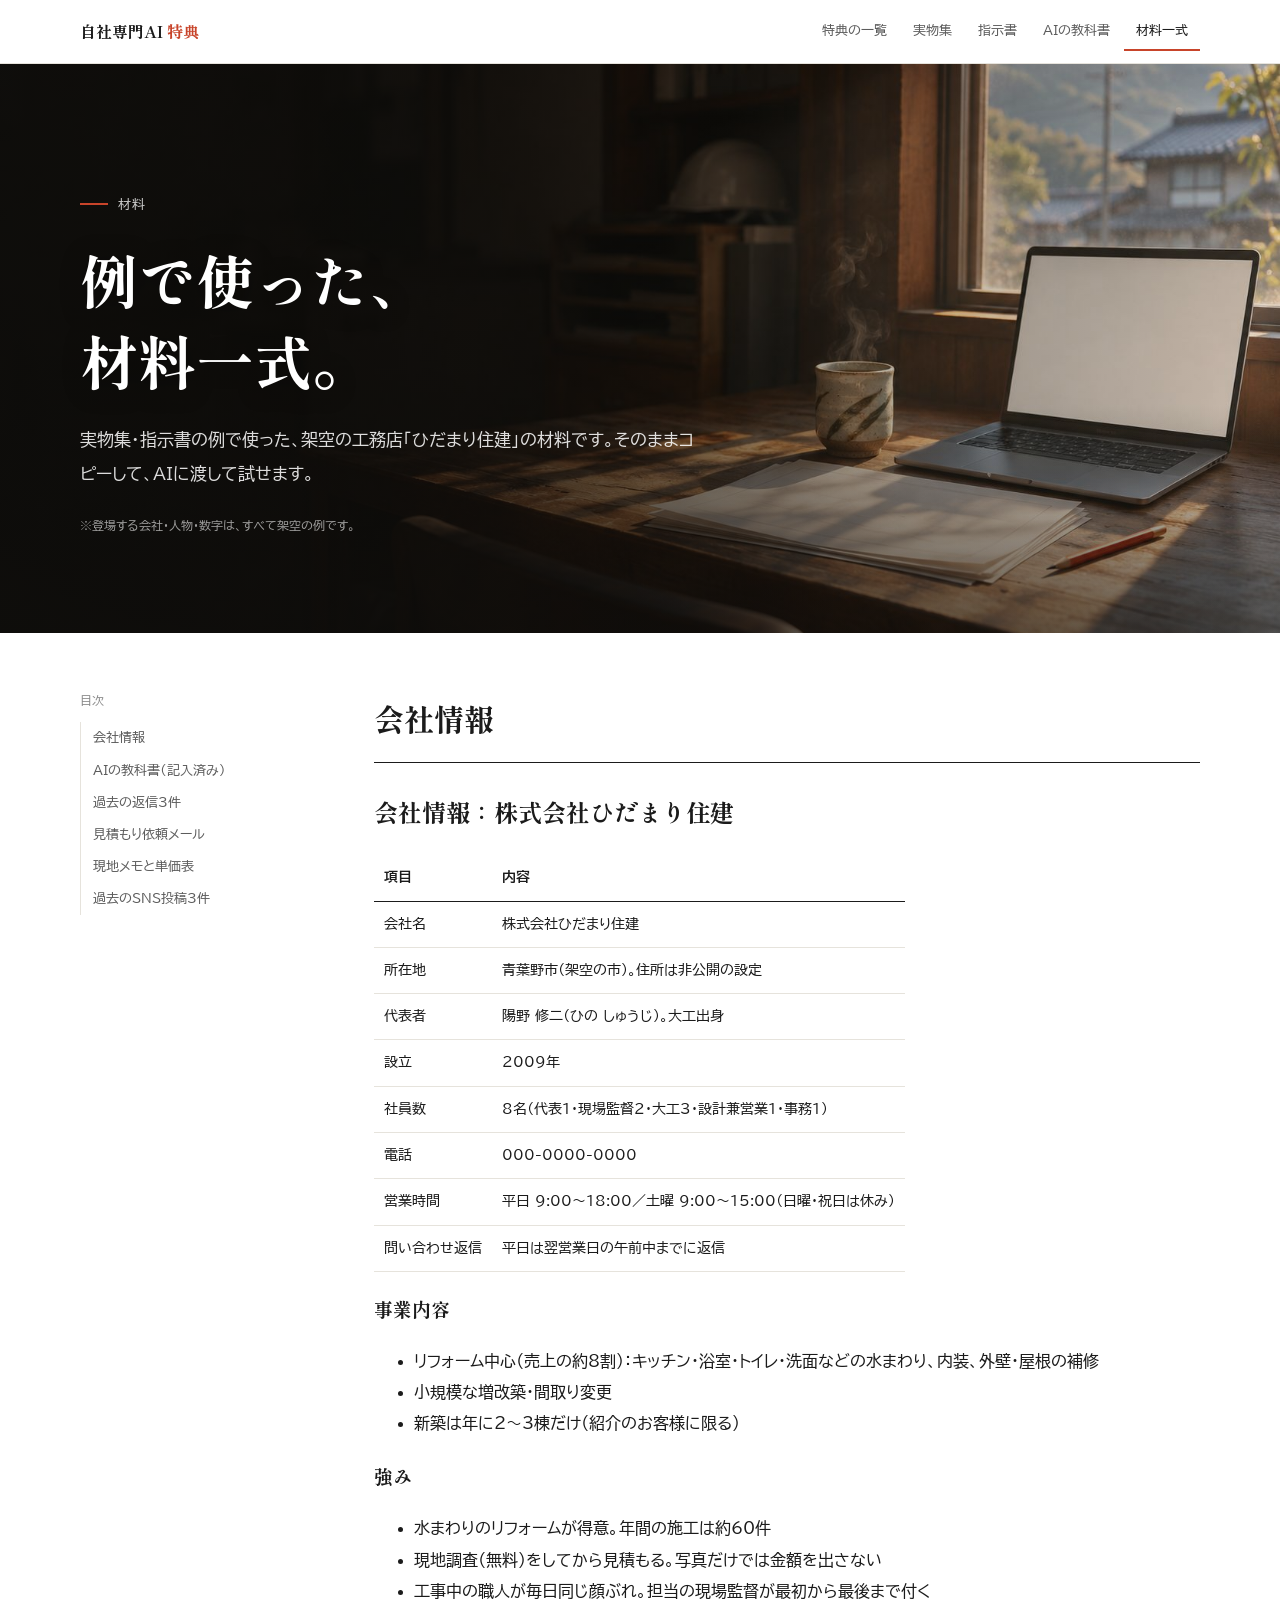
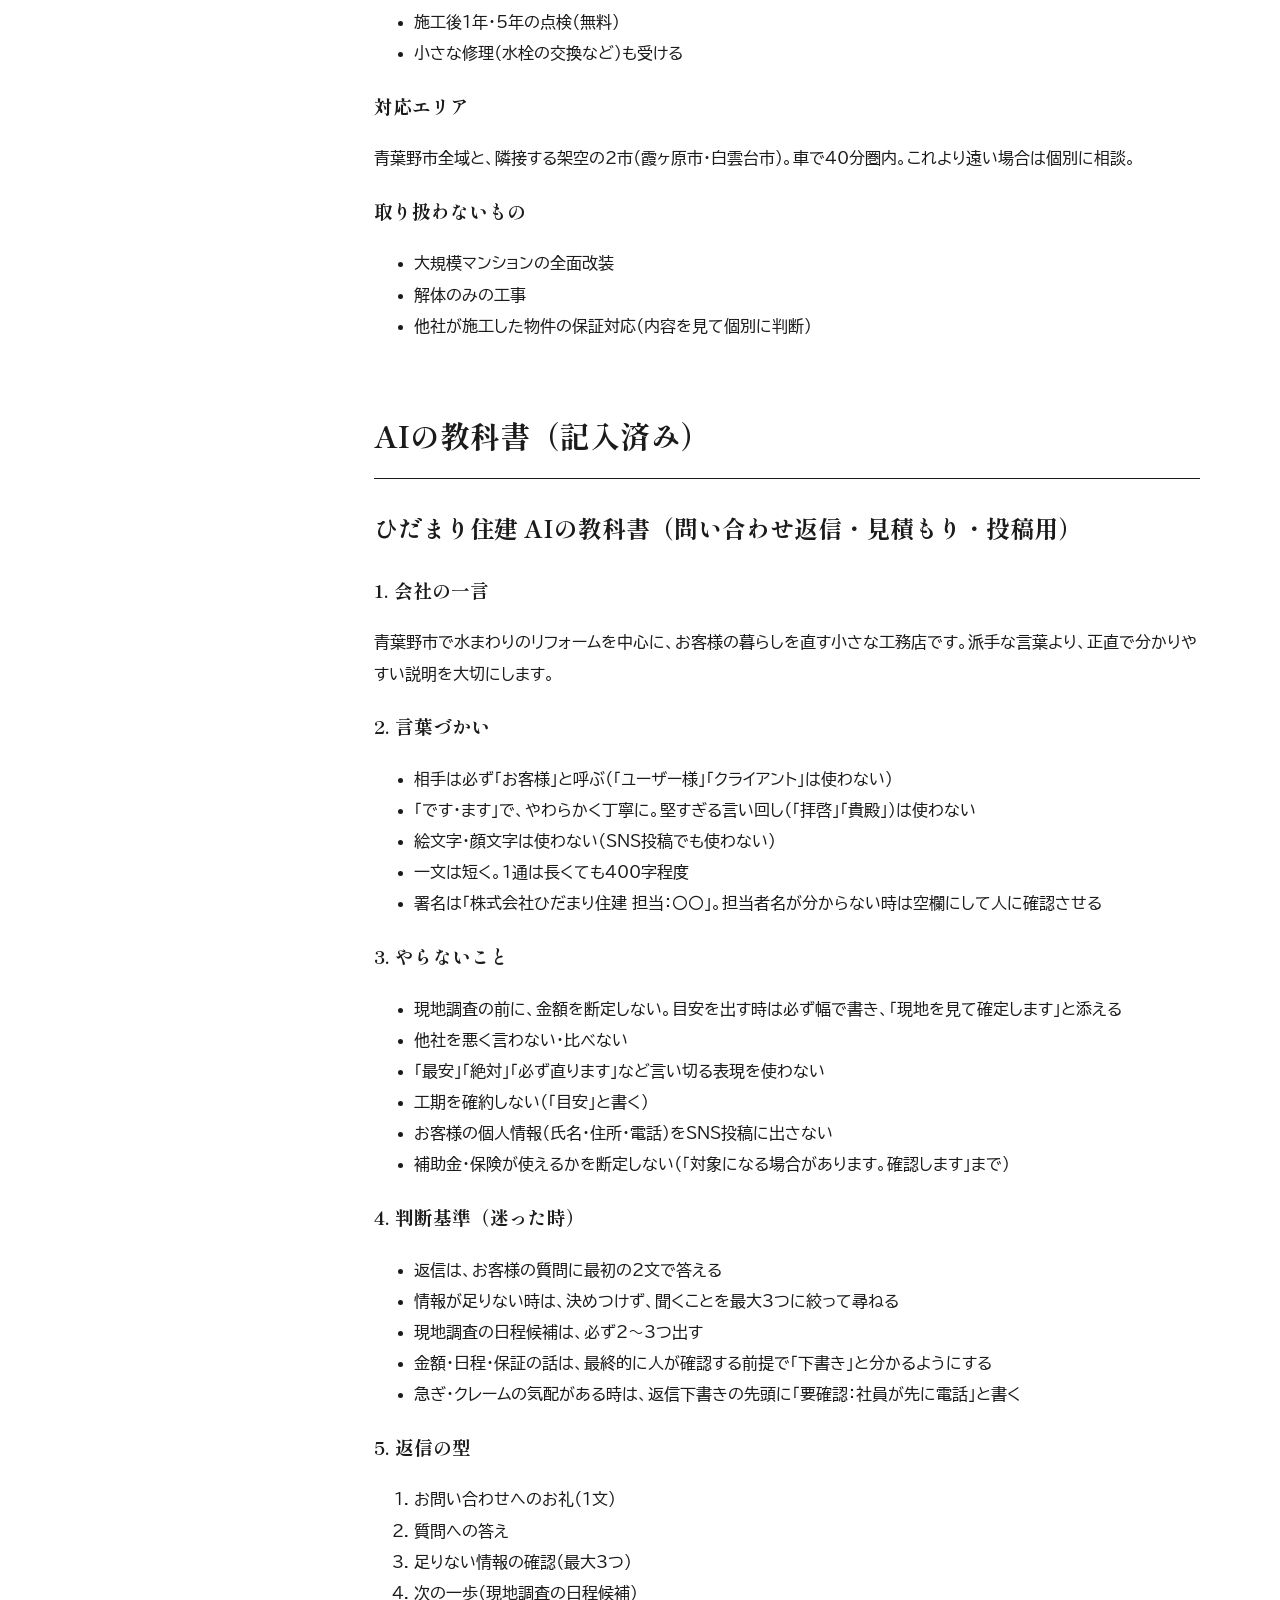
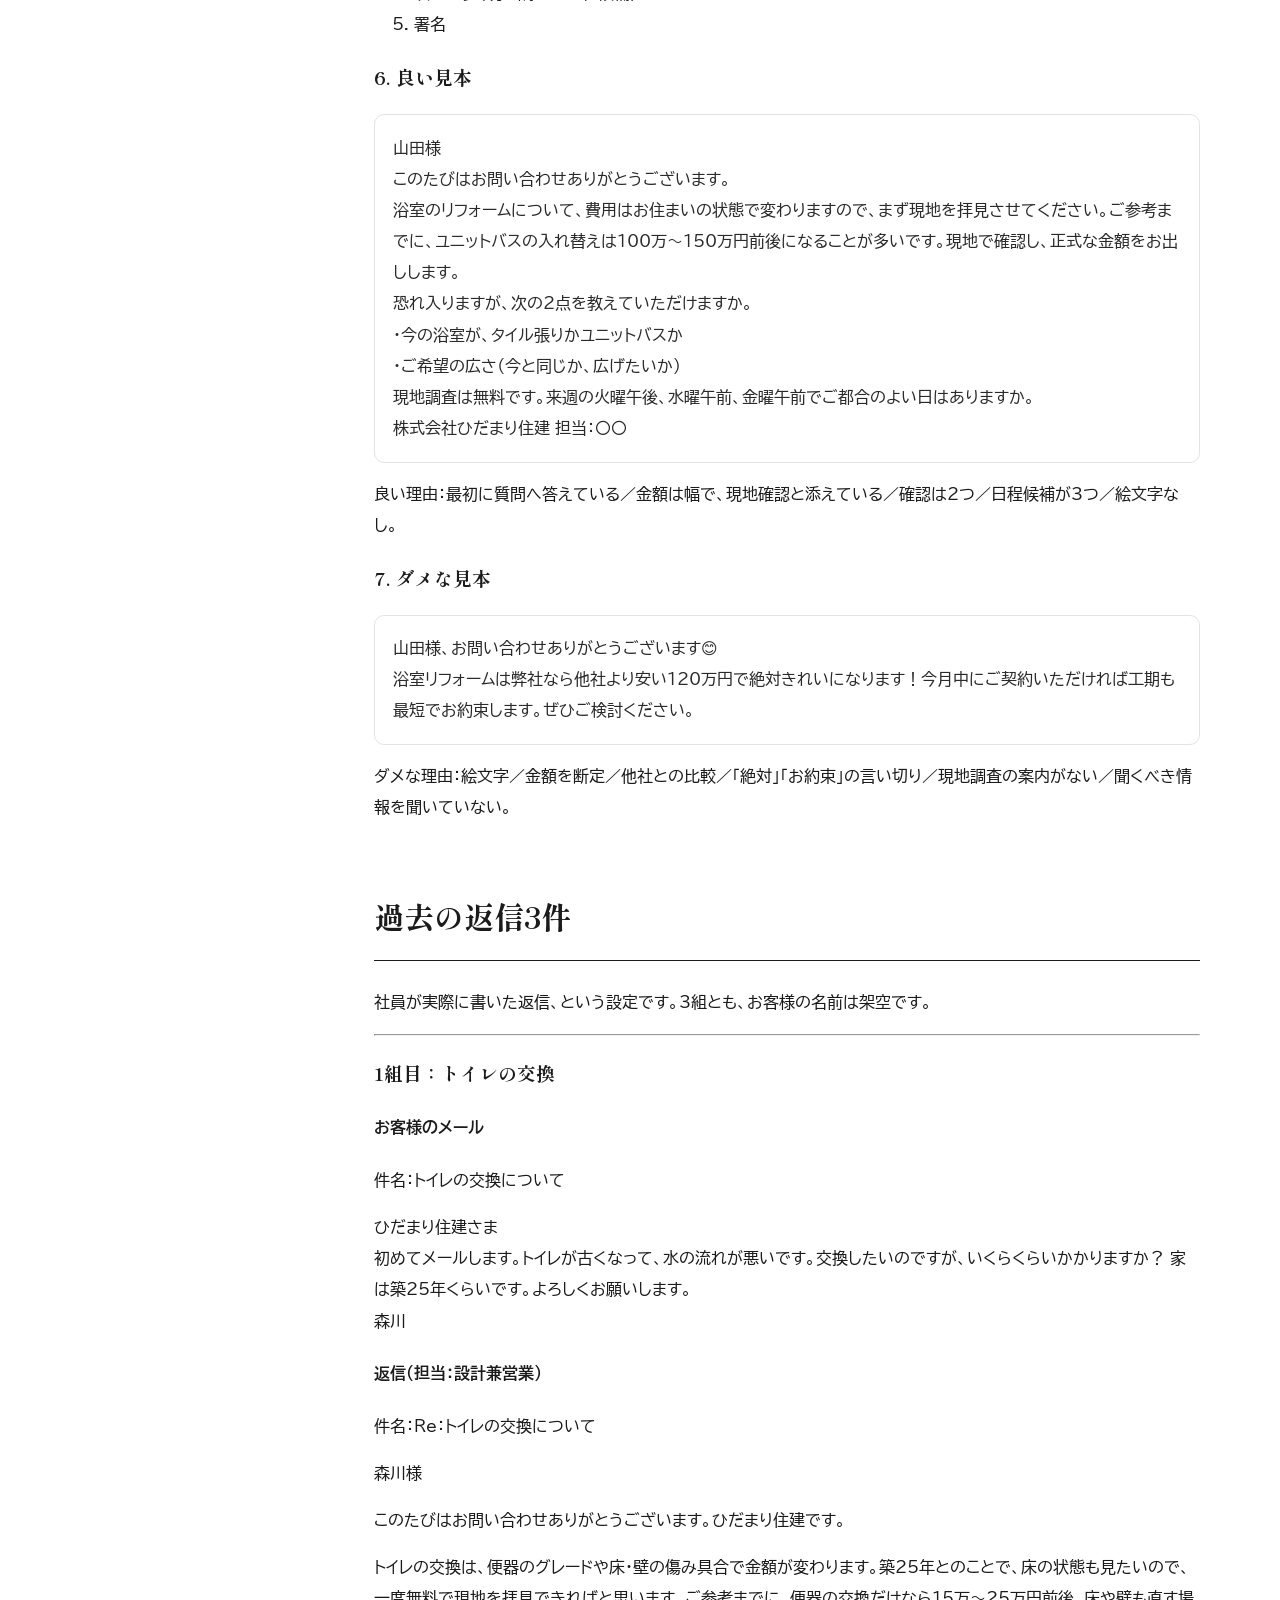
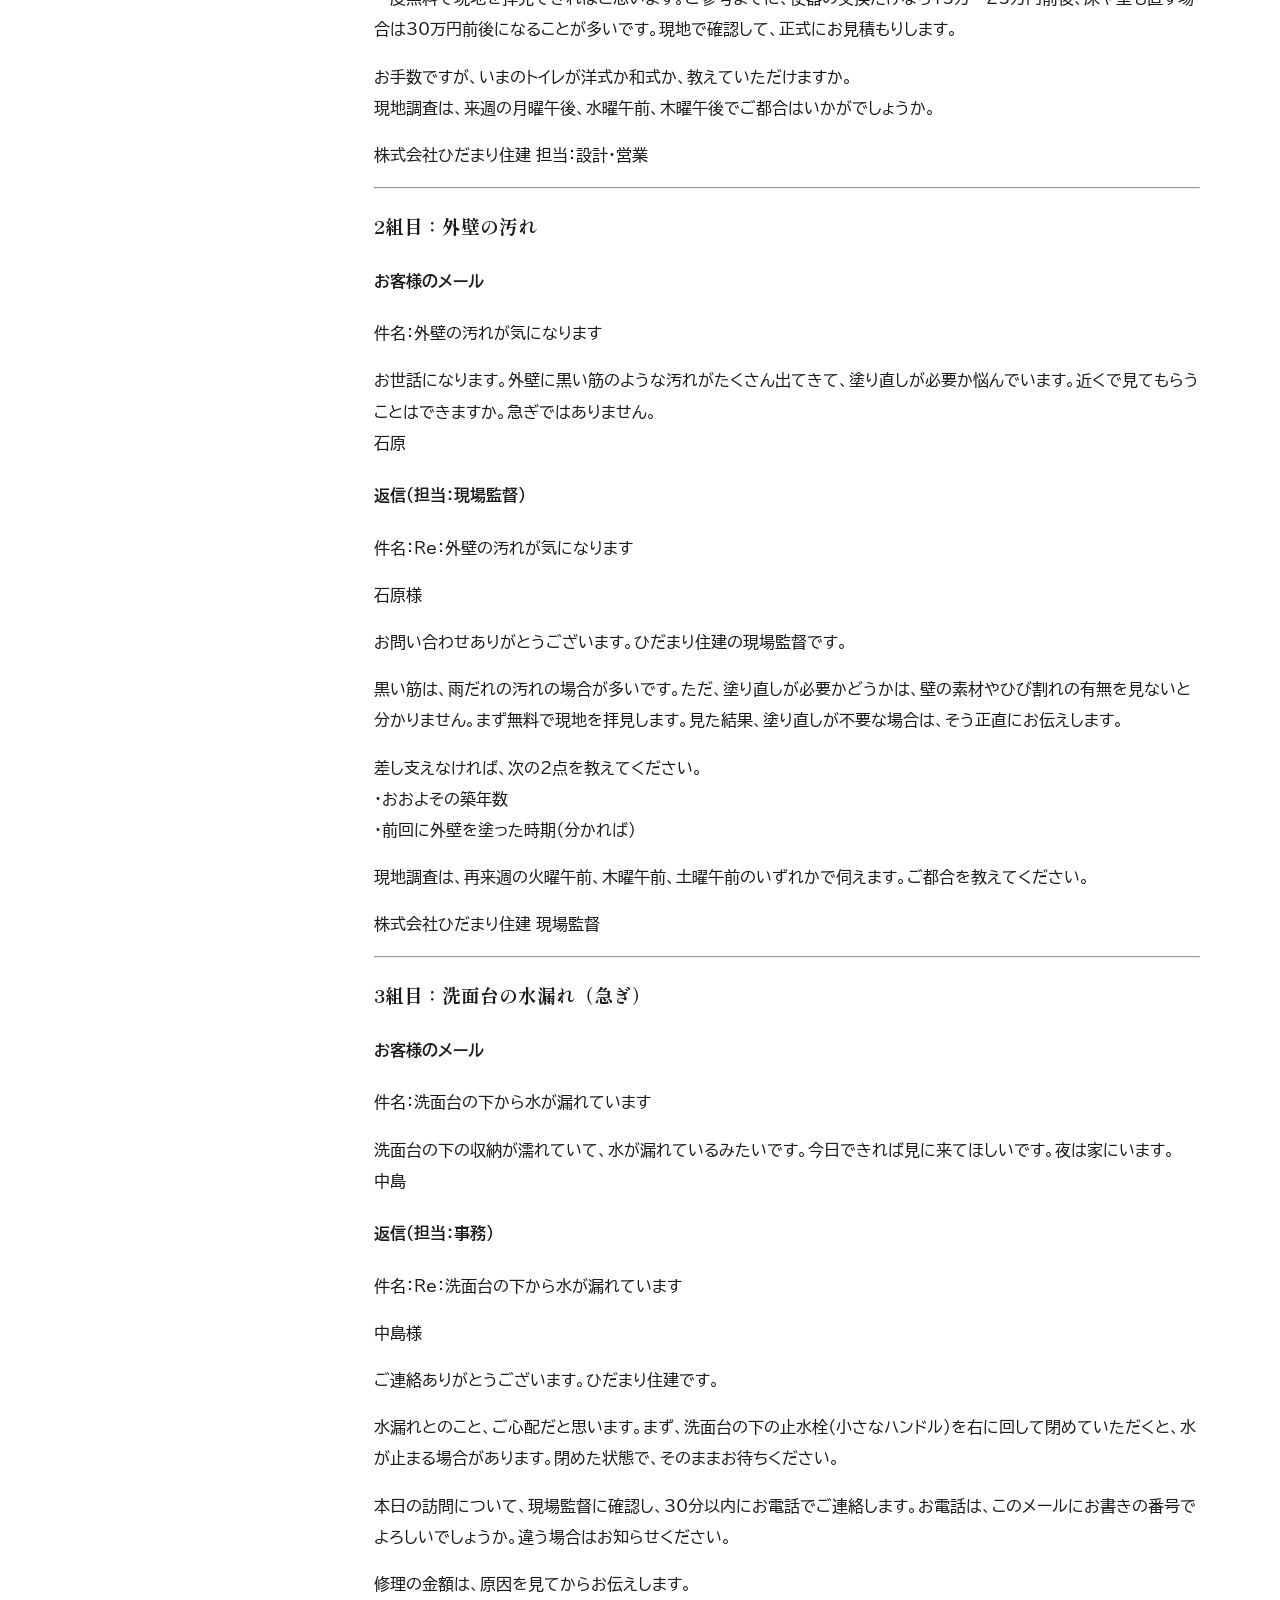
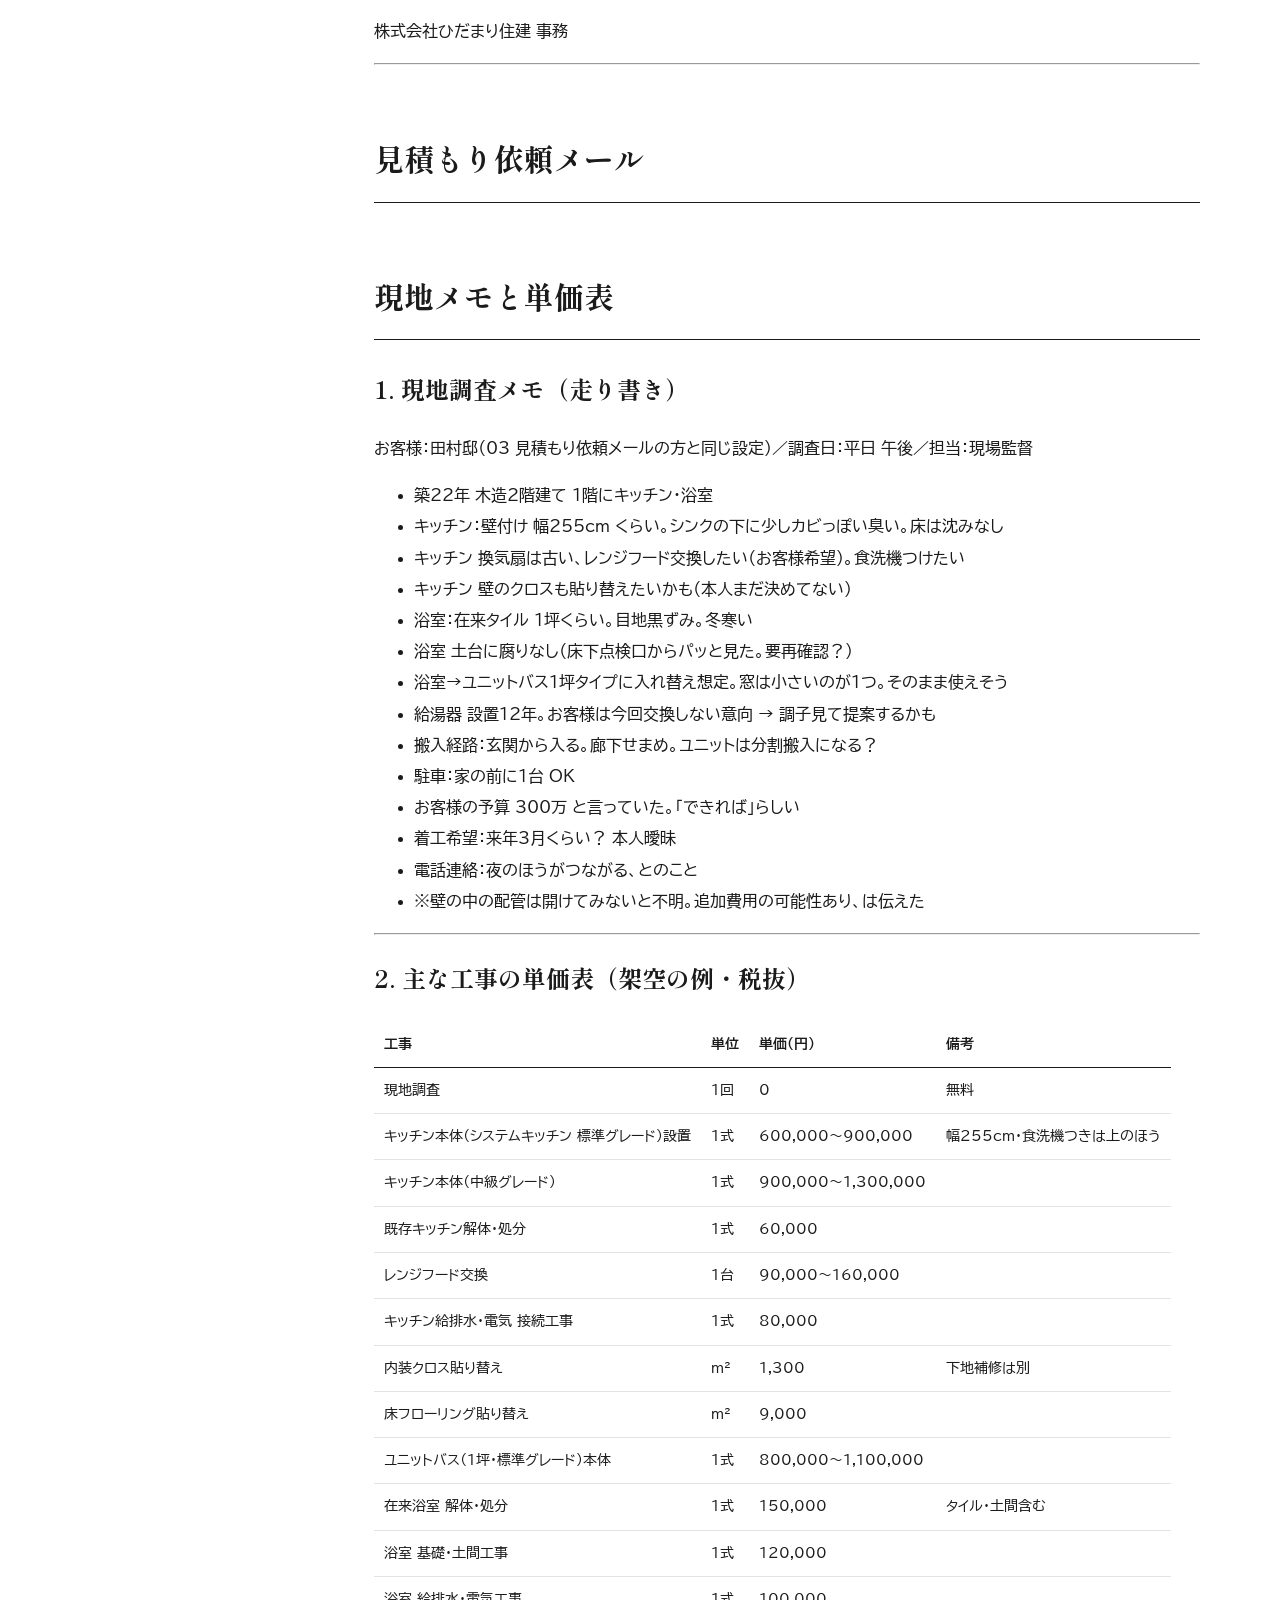
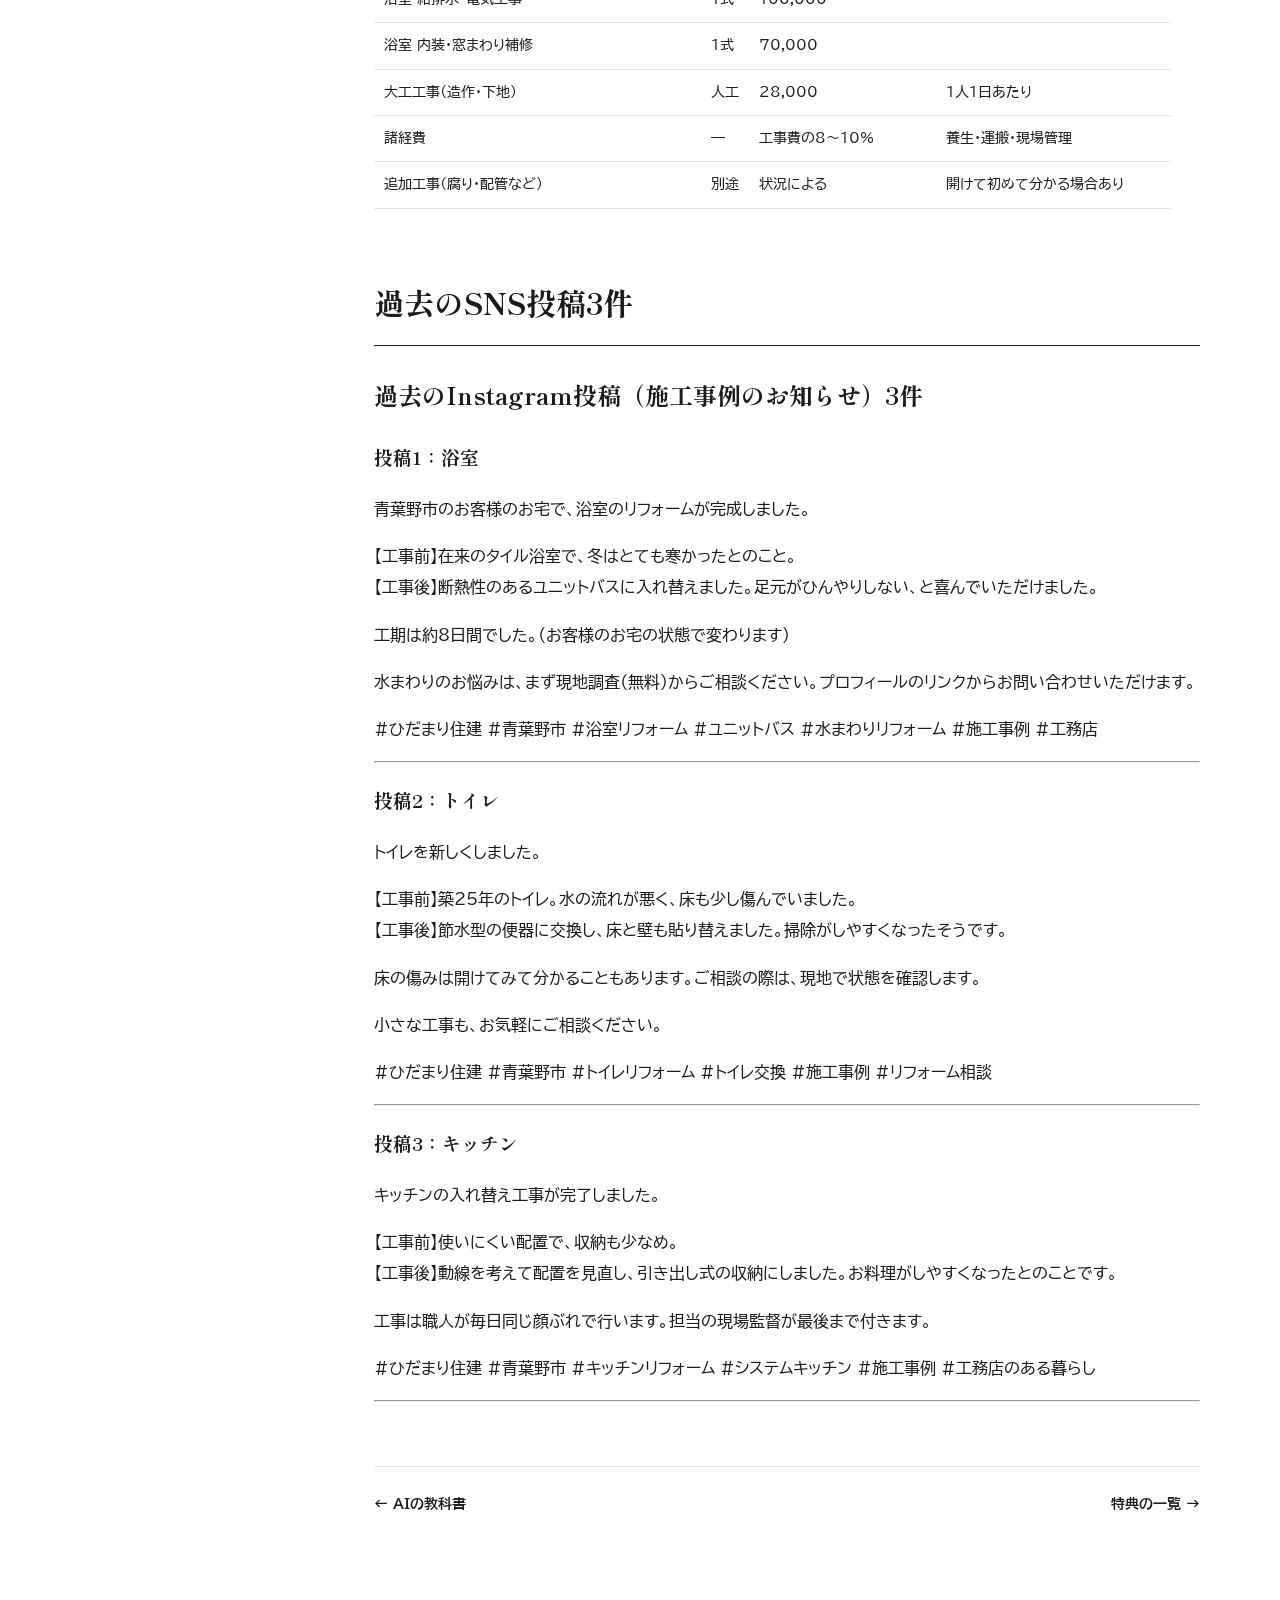
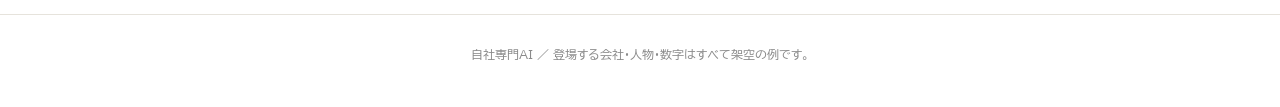
<file: tokuten/sozai.html>
<!doctype html>
<html lang="ja"><head><meta charset="utf-8"><meta name="viewport" content="width=device-width,initial-scale=1">
<title>架空の工務店の材料一式｜自社専門AI 特典</title><meta name="description" content="実物集と指示書の例で使った、架空の工務店「ひだまり住建」の材料一式。">
<meta name="robots" content="noindex">
<link rel="preconnect" href="https://fonts.googleapis.com"><link rel="preconnect" href="https://fonts.gstatic.com" crossorigin>
<link href="https://fonts.googleapis.com/css2?family=BIZ+UDPGothic:wght@400;700&family=Shippori+Mincho+B1:wght@600;700&display=swap" rel="stylesheet">
<link rel="stylesheet" href="style.css"></head><body>
<header class="top"><div class="in"><a class="brand" href="index.html">自社専門AI <i>特典</i></a><nav class="nav"><a href="index.html" class="">特典の一覧</a><a href="jitsubutsu.html" class="">実物集</a><a href="shijisho.html" class="">指示書</a><a href="kyokasho.html" class="">AIの教科書</a><a href="sozai.html" class="on">材料一式</a></nav></div></header>
<section class="hero"><div class="in"><span class="kicker">材料</span><h1>例で使った、<br>材料一式。</h1><p>実物集・指示書の例で使った、架空の工務店「ひだまり住建」の材料です。そのままコピーして、AIに渡して試せます。</p>
<p class="note">※登場する会社・人物・数字は、すべて架空の例です。</p></div></section>
<div class="wrap"><nav class="toc"><p>目次</p><a href="#m-company">会社情報</a><a href="#m-textbook">AIの教科書（記入済み）</a><a href="#m-replies">過去の返信3件</a><a href="#m-request">見積もり依頼メール</a><a href="#m-memo">現地メモと単価表</a><a href="#m-sns">過去のSNS投稿3件</a></nav><main><h2 class="sec" id="m-company">会社情報</h2><h2>会社情報：株式会社ひだまり住建</h2>
<table>
<thead>
<tr>
<th>項目</th>
<th>内容</th>
</tr>
</thead>
<tbody>
<tr>
<td>会社名</td>
<td>株式会社ひだまり住建</td>
</tr>
<tr>
<td>所在地</td>
<td>青葉野市（架空の市）。住所は非公開の設定</td>
</tr>
<tr>
<td>代表者</td>
<td>陽野 修二（ひの しゅうじ）。大工出身</td>
</tr>
<tr>
<td>設立</td>
<td>2009年</td>
</tr>
<tr>
<td>社員数</td>
<td>8名（代表1・現場監督2・大工3・設計兼営業1・事務1）</td>
</tr>
<tr>
<td>電話</td>
<td>000-0000-0000</td>
</tr>
<tr>
<td>営業時間</td>
<td>平日 9:00〜18:00／土曜 9:00〜15:00（日曜・祝日は休み）</td>
</tr>
<tr>
<td>問い合わせ返信</td>
<td>平日は翌営業日の午前中までに返信</td>
</tr>
</tbody>
</table>
<h3>事業内容</h3>
<ul>
<li>リフォーム中心（売上の約8割）：キッチン・浴室・トイレ・洗面などの水まわり、内装、外壁・屋根の補修</li>
<li>小規模な増改築・間取り変更</li>
<li>新築は年に2〜3棟だけ（紹介のお客様に限る）</li>
</ul>
<h3>強み</h3>
<ul>
<li>水まわりのリフォームが得意。年間の施工は約60件</li>
<li>現地調査（無料）をしてから見積もる。写真だけでは金額を出さない</li>
<li>工事中の職人が毎日同じ顔ぶれ。担当の現場監督が最初から最後まで付く</li>
<li>施工後1年・5年の点検（無料）</li>
<li>小さな修理（水栓の交換など）も受ける</li>
</ul>
<h3>対応エリア</h3>
<p>青葉野市全域と、隣接する架空の2市（霞ヶ原市・白雲台市）。車で40分圏内。これより遠い場合は個別に相談。</p>
<h3>取り扱わないもの</h3>
<ul>
<li>大規模マンションの全面改装</li>
<li>解体のみの工事</li>
<li>他社が施工した物件の保証対応（内容を見て個別に判断）</li>
</ul><h2 class="sec" id="m-textbook">AIの教科書（記入済み）</h2><h2>ひだまり住建 AIの教科書（問い合わせ返信・見積もり・投稿用）</h2>
<h3>1. 会社の一言</h3>
<p>青葉野市で水まわりのリフォームを中心に、お客様の暮らしを直す小さな工務店です。派手な言葉より、正直で分かりやすい説明を大切にします。</p>
<h3>2. 言葉づかい</h3>
<ul>
<li>相手は必ず「お客様」と呼ぶ（「ユーザー様」「クライアント」は使わない）</li>
<li>「です・ます」で、やわらかく丁寧に。堅すぎる言い回し（「拝啓」「貴殿」）は使わない</li>
<li>絵文字・顔文字は使わない（SNS投稿でも使わない）</li>
<li>一文は短く。1通は長くても400字程度</li>
<li>署名は「株式会社ひだまり住建 担当：〇〇」。担当者名が分からない時は空欄にして人に確認させる</li>
</ul>
<h3>3. やらないこと</h3>
<ul>
<li>現地調査の前に、金額を断定しない。目安を出す時は必ず幅で書き、「現地を見て確定します」と添える</li>
<li>他社を悪く言わない・比べない</li>
<li>「最安」「絶対」「必ず直ります」など言い切る表現を使わない</li>
<li>工期を確約しない（「目安」と書く）</li>
<li>お客様の個人情報（氏名・住所・電話）をSNS投稿に出さない</li>
<li>補助金・保険が使えるかを断定しない（「対象になる場合があります。確認します」まで）</li>
</ul>
<h3>4. 判断基準（迷った時）</h3>
<ul>
<li>返信は、お客様の質問に最初の2文で答える</li>
<li>情報が足りない時は、決めつけず、聞くことを最大3つに絞って尋ねる</li>
<li>現地調査の日程候補は、必ず2〜3つ出す</li>
<li>金額・日程・保証の話は、最終的に人が確認する前提で「下書き」と分かるようにする</li>
<li>急ぎ・クレームの気配がある時は、返信下書きの先頭に「要確認：社員が先に電話」と書く</li>
</ul>
<h3>5. 返信の型</h3>
<ol>
<li>お問い合わせへのお礼（1文）</li>
<li>質問への答え</li>
<li>足りない情報の確認（最大3つ）</li>
<li>次の一歩（現地調査の日程候補）</li>
<li>署名</li>
</ol>
<h3>6. 良い見本</h3>
<blockquote>
<p>山田様<br />
このたびはお問い合わせありがとうございます。<br />
浴室のリフォームについて、費用はお住まいの状態で変わりますので、まず現地を拝見させてください。ご参考までに、ユニットバスの入れ替えは100万〜150万円前後になることが多いです。現地で確認し、正式な金額をお出しします。<br />
恐れ入りますが、次の2点を教えていただけますか。<br />
・今の浴室が、タイル張りかユニットバスか<br />
・ご希望の広さ（今と同じか、広げたいか）<br />
現地調査は無料です。来週の火曜午後、水曜午前、金曜午前でご都合のよい日はありますか。<br />
株式会社ひだまり住建 担当：〇〇</p>
</blockquote>
<p>良い理由：最初に質問へ答えている／金額は幅で、現地確認と添えている／確認は2つ／日程候補が3つ／絵文字なし。</p>
<h3>7. ダメな見本</h3>
<blockquote>
<p>山田様、お問い合わせありがとうございます😊<br />
浴室リフォームは弊社なら他社より安い120万円で絶対きれいになります！今月中にご契約いただければ工期も最短でお約束します。ぜひご検討ください。</p>
</blockquote>
<p>ダメな理由：絵文字／金額を断定／他社との比較／「絶対」「お約束」の言い切り／現地調査の案内がない／聞くべき情報を聞いていない。</p><h2 class="sec" id="m-replies">過去の返信3件</h2><p>社員が実際に書いた返信、という設定です。3組とも、お客様の名前は架空です。</p>
<hr />
<h3>1組目：トイレの交換</h3>
<h4>お客様のメール</h4>
<p>件名：トイレの交換について</p>
<p>ひだまり住建さま<br />
初めてメールします。トイレが古くなって、水の流れが悪いです。交換したいのですが、いくらくらいかかりますか？ 家は築25年くらいです。よろしくお願いします。<br />
森川</p>
<h4>返信（担当：設計兼営業）</h4>
<p>件名：Re：トイレの交換について</p>
<p>森川様</p>
<p>このたびはお問い合わせありがとうございます。ひだまり住建です。</p>
<p>トイレの交換は、便器のグレードや床・壁の傷み具合で金額が変わります。築25年とのことで、床の状態も見たいので、一度無料で現地を拝見できればと思います。ご参考までに、便器の交換だけなら15万〜25万円前後、床や壁も直す場合は30万円前後になることが多いです。現地で確認して、正式にお見積もりします。</p>
<p>お手数ですが、いまのトイレが洋式か和式か、教えていただけますか。<br />
現地調査は、来週の月曜午後、水曜午前、木曜午後でご都合はいかがでしょうか。</p>
<p>株式会社ひだまり住建 担当：設計・営業</p>
<hr />
<h3>2組目：外壁の汚れ</h3>
<h4>お客様のメール</h4>
<p>件名：外壁の汚れが気になります</p>
<p>お世話になります。外壁に黒い筋のような汚れがたくさん出てきて、塗り直しが必要か悩んでいます。近くで見てもらうことはできますか。急ぎではありません。<br />
石原</p>
<h4>返信（担当：現場監督）</h4>
<p>件名：Re：外壁の汚れが気になります</p>
<p>石原様</p>
<p>お問い合わせありがとうございます。ひだまり住建の現場監督です。</p>
<p>黒い筋は、雨だれの汚れの場合が多いです。ただ、塗り直しが必要かどうかは、壁の素材やひび割れの有無を見ないと分かりません。まず無料で現地を拝見します。見た結果、塗り直しが不要な場合は、そう正直にお伝えします。</p>
<p>差し支えなければ、次の2点を教えてください。<br />
・おおよその築年数<br />
・前回に外壁を塗った時期（分かれば）</p>
<p>現地調査は、再来週の火曜午前、木曜午前、土曜午前のいずれかで伺えます。ご都合を教えてください。</p>
<p>株式会社ひだまり住建 現場監督</p>
<hr />
<h3>3組目：洗面台の水漏れ（急ぎ）</h3>
<h4>お客様のメール</h4>
<p>件名：洗面台の下から水が漏れています</p>
<p>洗面台の下の収納が濡れていて、水が漏れているみたいです。今日できれば見に来てほしいです。夜は家にいます。<br />
中島</p>
<h4>返信（担当：事務）</h4>
<p>件名：Re：洗面台の下から水が漏れています</p>
<p>中島様</p>
<p>ご連絡ありがとうございます。ひだまり住建です。</p>
<p>水漏れとのこと、ご心配だと思います。まず、洗面台の下の止水栓（小さなハンドル）を右に回して閉めていただくと、水が止まる場合があります。閉めた状態で、そのままお待ちください。</p>
<p>本日の訪問について、現場監督に確認し、30分以内にお電話でご連絡します。お電話は、このメールにお書きの番号でよろしいでしょうか。違う場合はお知らせください。</p>
<p>修理の金額は、原因を見てからお伝えします。</p>
<p>株式会社ひだまり住建 事務</p>
<hr /><h2 class="sec" id="m-request">見積もり依頼メール</h2><h2 class="sec" id="m-memo">現地メモと単価表</h2><h2>1. 現地調査メモ（走り書き）</h2>
<p>お客様：田村邸（03_見積もり依頼メールの方と同じ設定）／調査日：平日 午後／担当：現場監督</p>
<ul>
<li>築22年 木造2階建て 1階にキッチン・浴室</li>
<li>キッチン：壁付け 幅255cm くらい。シンクの下に少しカビっぽい臭い。床は沈みなし</li>
<li>キッチン 換気扇は古い、レンジフード交換したい（お客様希望）。食洗機つけたい</li>
<li>キッチン 壁のクロスも貼り替えたいかも（本人まだ決めてない）</li>
<li>浴室：在来タイル 1坪くらい。目地黒ずみ。冬寒い</li>
<li>浴室 土台に腐りなし（床下点検口からパッと見た。要再確認？）</li>
<li>浴室→ユニットバス1坪タイプに入れ替え想定。窓は小さいのが1つ。そのまま使えそう</li>
<li>給湯器 設置12年。お客様は今回交換しない意向 → 調子見て提案するかも</li>
<li>搬入経路：玄関から入る。廊下せまめ。ユニットは分割搬入になる？</li>
<li>駐車：家の前に1台 OK</li>
<li>お客様の予算 300万 と言っていた。「できれば」らしい</li>
<li>着工希望：来年3月くらい？ 本人曖昧</li>
<li>電話連絡：夜のほうがつながる、とのこと</li>
<li>※壁の中の配管は開けてみないと不明。追加費用の可能性あり、は伝えた</li>
</ul>
<hr />
<h2>2. 主な工事の単価表（架空の例・税抜）</h2>
<table>
<thead>
<tr>
<th>工事</th>
<th>単位</th>
<th>単価（円）</th>
<th>備考</th>
</tr>
</thead>
<tbody>
<tr>
<td>現地調査</td>
<td>1回</td>
<td>0</td>
<td>無料</td>
</tr>
<tr>
<td>キッチン本体（システムキッチン 標準グレード）設置</td>
<td>1式</td>
<td>600,000〜900,000</td>
<td>幅255cm・食洗機つきは上のほう</td>
</tr>
<tr>
<td>キッチン本体（中級グレード）</td>
<td>1式</td>
<td>900,000〜1,300,000</td>
<td></td>
</tr>
<tr>
<td>既存キッチン解体・処分</td>
<td>1式</td>
<td>60,000</td>
<td></td>
</tr>
<tr>
<td>レンジフード交換</td>
<td>1台</td>
<td>90,000〜160,000</td>
<td></td>
</tr>
<tr>
<td>キッチン給排水・電気 接続工事</td>
<td>1式</td>
<td>80,000</td>
<td></td>
</tr>
<tr>
<td>内装クロス貼り替え</td>
<td>m²</td>
<td>1,300</td>
<td>下地補修は別</td>
</tr>
<tr>
<td>床フローリング貼り替え</td>
<td>m²</td>
<td>9,000</td>
<td></td>
</tr>
<tr>
<td>ユニットバス（1坪・標準グレード）本体</td>
<td>1式</td>
<td>800,000〜1,100,000</td>
<td></td>
</tr>
<tr>
<td>在来浴室 解体・処分</td>
<td>1式</td>
<td>150,000</td>
<td>タイル・土間含む</td>
</tr>
<tr>
<td>浴室 基礎・土間工事</td>
<td>1式</td>
<td>120,000</td>
<td></td>
</tr>
<tr>
<td>浴室 給排水・電気工事</td>
<td>1式</td>
<td>100,000</td>
<td></td>
</tr>
<tr>
<td>浴室 内装・窓まわり補修</td>
<td>1式</td>
<td>70,000</td>
<td></td>
</tr>
<tr>
<td>大工工事（造作・下地）</td>
<td>人工</td>
<td>28,000</td>
<td>1人1日あたり</td>
</tr>
<tr>
<td>諸経費</td>
<td>—</td>
<td>工事費の8〜10%</td>
<td>養生・運搬・現場管理</td>
</tr>
<tr>
<td>追加工事（腐り・配管など）</td>
<td>別途</td>
<td>状況による</td>
<td>開けて初めて分かる場合あり</td>
</tr>
</tbody>
</table><h2 class="sec" id="m-sns">過去のSNS投稿3件</h2><h2>過去のInstagram投稿（施工事例のお知らせ）3件</h2>
<h3>投稿1：浴室</h3>
<p>青葉野市のお客様のお宅で、浴室のリフォームが完成しました。</p>
<p>【工事前】在来のタイル浴室で、冬はとても寒かったとのこと。<br />
【工事後】断熱性のあるユニットバスに入れ替えました。足元がひんやりしない、と喜んでいただけました。</p>
<p>工期は約8日間でした。（お客様のお宅の状態で変わります）</p>
<p>水まわりのお悩みは、まず現地調査（無料）からご相談ください。プロフィールのリンクからお問い合わせいただけます。</p>
<p>#ひだまり住建 #青葉野市 #浴室リフォーム #ユニットバス #水まわりリフォーム #施工事例 #工務店</p>
<hr />
<h3>投稿2：トイレ</h3>
<p>トイレを新しくしました。</p>
<p>【工事前】築25年のトイレ。水の流れが悪く、床も少し傷んでいました。<br />
【工事後】節水型の便器に交換し、床と壁も貼り替えました。掃除がしやすくなったそうです。</p>
<p>床の傷みは開けてみて分かることもあります。ご相談の際は、現地で状態を確認します。</p>
<p>小さな工事も、お気軽にご相談ください。</p>
<p>#ひだまり住建 #青葉野市 #トイレリフォーム #トイレ交換 #施工事例 #リフォーム相談</p>
<hr />
<h3>投稿3：キッチン</h3>
<p>キッチンの入れ替え工事が完了しました。</p>
<p>【工事前】使いにくい配置で、収納も少なめ。<br />
【工事後】動線を考えて配置を見直し、引き出し式の収納にしました。お料理がしやすくなったとのことです。</p>
<p>工事は職人が毎日同じ顔ぶれで行います。担当の現場監督が最後まで付きます。</p>
<p>#ひだまり住建 #青葉野市 #キッチンリフォーム #システムキッチン #施工事例 #工務店のある暮らし</p>
<hr /><div class="pager"><a href="kyokasho.html">← AIの教科書</a><a href="index.html">特典の一覧 →</a></div></main></div>
<footer>自社専門AI ／ 登場する会社・人物・数字はすべて架空の例です。</footer>
<script>
document.querySelectorAll('pre').forEach(function(p){
  var b=document.createElement('button');b.className='copy';b.textContent='コピー';p.classList.add('has-copy');
  b.onclick=function(){var t=p.querySelector('code')?p.querySelector('code').innerText:p.innerText;
    (navigator.clipboard?navigator.clipboard.writeText(t):Promise.reject()).then(function(){b.textContent='コピーしました';b.classList.add('done');setTimeout(function(){b.textContent='コピー';b.classList.remove('done')},1800)}).catch(function(){var r=document.createRange();r.selectNodeContents(p.querySelector('code')||p);var s=getSelection();s.removeAllRanges();s.addRange(r);b.textContent='選択しました'})};
  p.appendChild(b);});
</script></body></html>
</file>
<file: tokuten/style.css>
/* 特典サイト v2（2026-11-25）：白・墨・差し色（朱）1色を点で。ネイビー×ゴールドは使わない */
:root{--ink:#1b1b1b;--sub:#5c5c5c;--mute:#8a8a8a;--line:#e6e3dc;--bg:#ffffff;--paper:#f7f5f0;--accent:#c8442a;--accent-soft:#fbeee9;--ai:#f3f3f1;color-scheme:light}
*{box-sizing:border-box}html{scroll-behavior:smooth;-webkit-text-size-adjust:100%}
body{margin:0;background:var(--bg);color:var(--ink);font-family:"BIZ UDPGothic","Noto Sans JP",system-ui,sans-serif;font-size:16px;line-height:1.95}
h1,h2,h3,.brand,.serif{font-family:"Shippori Mincho B1","Shippori Mincho",serif;font-weight:700}
a{color:var(--ink);text-decoration-color:var(--accent);text-underline-offset:3px}
/* 上の帯 */
.top{position:sticky;top:0;z-index:20;background:rgba(255,255,255,.94);backdrop-filter:blur(8px);border-bottom:1px solid var(--line)}
.top .in{max-width:1160px;margin:0 auto;display:flex;align-items:center;gap:18px;padding:12px 20px}
.brand{color:var(--ink);text-decoration:none;font-size:16px;white-space:nowrap}
.brand i{font-style:normal;color:var(--accent)}
.nav{display:flex;gap:2px;margin-left:auto;overflow-x:auto;scrollbar-width:none}.nav::-webkit-scrollbar{display:none}
.nav a{font-size:13px;text-decoration:none;color:var(--sub);padding:6px 12px;white-space:nowrap;border-bottom:2px solid transparent}
.nav a.on{color:var(--ink);border-bottom-color:var(--accent)}
.nav a:hover{color:var(--ink)}
/* 表紙：写真の上に墨のグラデと白い明朝（v3・没入感） */
.hero{position:relative;overflow:hidden;background:#141311 url(img/hero.jpg) center right/cover no-repeat;color:#fff;isolation:isolate}
.hero:before{content:"";position:absolute;inset:0;z-index:-1;background:linear-gradient(90deg,rgba(14,13,11,.88) 0%,rgba(14,13,11,.72) 38%,rgba(14,13,11,.25) 72%,rgba(14,13,11,.1) 100%),linear-gradient(0deg,rgba(14,13,11,.55),rgba(14,13,11,0) 40%)}
.hero .in{max-width:1160px;margin:0 auto;padding:120px 20px 96px;animation:rise 1s ease-out both}
.hero.big .in{min-height:min(78vh,760px);display:flex;flex-direction:column;justify-content:center}
.kicker{display:inline-flex;align-items:center;gap:10px;font-size:13px;color:rgba(255,255,255,.78);margin-bottom:22px;letter-spacing:.08em}
.kicker:before{content:"";width:28px;height:2px;background:var(--accent)}
.hero h1{font-size:clamp(30px,5.4vw,58px);line-height:1.4;margin:0 0 22px;color:#fff;text-shadow:0 2px 24px rgba(0,0,0,.35)}
.hero p{color:rgba(255,255,255,.86);max-width:620px;margin:0;font-size:17px}
.note{font-size:12px!important;color:rgba(255,255,255,.6)!important;margin-top:24px!important}
@keyframes rise{from{opacity:0;transform:translateY(14px)}to{opacity:1;transform:none}}
@media (prefers-reduced-motion:reduce){.hero .in{animation:none}}
/* 本文と目次 */
.wrap{max-width:1160px;margin:0 auto;padding:56px 20px 96px;display:grid;grid-template-columns:230px minmax(0,1fr);gap:64px}
.toc{position:sticky;top:78px;align-self:start;max-height:calc(100vh - 100px);overflow:auto;font-size:13px}
.toc p{font-size:12px;color:var(--mute);margin:0 0 10px}
.toc a{display:block;color:var(--sub);text-decoration:none;padding:6px 0 6px 12px;line-height:1.55;border-left:1px solid var(--line)}
.toc a:hover{color:var(--ink);border-left-color:var(--ink)}
.toc a.fail:after{content:"失敗例";margin-left:6px;font-size:10px;color:var(--accent)}
main{min-width:0}
.intro{background:var(--paper);border-radius:12px;padding:24px 28px;margin-bottom:48px}
.intro ul{margin:0;padding-left:1.2em}
/* 実物集の1件 */
.case{margin:0 0 88px;scroll-margin-top:86px}
.case-h{display:flex;align-items:baseline;gap:16px;padding-bottom:14px;margin-bottom:28px;border-bottom:1px solid var(--ink)}
.case-h .no{font-family:"Shippori Mincho B1",serif;font-size:34px;line-height:1;color:var(--ink)}
.case-h h2{margin:0;font-size:clamp(20px,3vw,26px);line-height:1.5}
.tag-fail{font-size:12px;color:var(--accent);border:1px solid var(--accent);border-radius:999px;padding:1px 10px;white-space:nowrap;align-self:center}
.step{position:relative;padding:0 0 4px 52px;margin:0 0 30px}
.step:before{content:attr(data-mark);position:absolute;left:0;top:0;width:34px;height:34px;border-radius:50%;display:grid;place-items:center;font-size:13px;background:#fff;border:1px solid var(--line);color:var(--sub)}
.step:after{content:"";position:absolute;left:17px;top:40px;bottom:-26px;width:1px;background:var(--line)}
.step:last-child:after{display:none}
.step h3{margin:2px 0 12px;font-size:17px;line-height:1.6}
.step.ai:before{background:var(--ink);color:#fff;border-color:var(--ink)}
.step.fix:before{color:var(--accent);border-color:var(--accent)}
.step.fail:before{background:var(--accent);color:#fff;border-color:var(--accent)}
.step.ai .body{background:var(--ai);border-radius:4px 16px 16px 16px;padding:20px 22px}
.step.fix .body{border-left:2px solid var(--accent);padding:4px 0 4px 20px}
.step.fail .body{background:var(--accent-soft);border-radius:12px;padding:18px 22px}
.step.again .body{border:1px solid var(--line);border-radius:12px;padding:18px 22px}
.body>*:first-child{margin-top:0}.body>*:last-child{margin-bottom:0}
blockquote{margin:12px 0;padding:14px 18px;background:#fff;border:1px solid var(--line);border-radius:10px;color:#2a2a2a}
blockquote p{margin:.2em 0}
/* 指示文（コピーできる箱） */
pre{position:relative;background:var(--paper);color:var(--ink);border:1px solid var(--line);border-radius:12px;padding:18px;overflow:auto;font-size:14px;line-height:1.8;white-space:pre-wrap;word-break:break-word}
code{font-family:"BIZ UDGothic","Noto Sans Mono",Consolas,monospace}
p code,li code{background:var(--paper);padding:1px 6px;border-radius:4px;font-size:.92em}
.copy{position:absolute;top:10px;right:10px;font:700 12px "BIZ UDPGothic",sans-serif;background:var(--ink);color:#fff;border:0;border-radius:999px;padding:6px 14px;cursor:pointer}
.copy:hover{background:var(--accent)}
.copy.done{background:var(--accent)}
pre.has-copy{padding-top:50px}
table{border-collapse:collapse;width:100%;font-size:14px;margin:12px 0;display:block;overflow-x:auto}
th,td{border-bottom:1px solid var(--line);padding:9px 10px;text-align:left;vertical-align:top}
th{font-weight:700;white-space:nowrap;border-bottom-color:var(--ink)}
h2.sec{font-size:clamp(22px,3.4vw,30px);border-bottom:1px solid var(--ink);padding-bottom:14px;margin:64px 0 26px;scroll-margin-top:86px}
h2.sec:first-child{margin-top:0}
.card-h{font-size:18px;margin:40px 0 12px;padding-left:14px;border-left:2px solid var(--accent);scroll-margin-top:86px}
.first{border:1px solid var(--ink);border-radius:16px;padding:30px 30px 10px;margin-bottom:28px}
.first .badge{display:inline-block;background:var(--accent);color:#fff;font-size:12px;border-radius:999px;padding:3px 14px;margin-bottom:10px}
.blank{display:block;border:1px dashed #c9c5bb;border-radius:10px;min-height:76px;margin:10px 0 24px;background:#fff}
.small{font-size:13px;color:var(--sub);margin:0}
.printbtn{display:inline-block;margin:0 0 28px;background:var(--ink);color:#fff;border:0;border-radius:999px;padding:11px 24px;font:700 14px "BIZ UDPGothic",sans-serif;cursor:pointer}
.printbtn:hover{background:var(--accent)}
/* 一覧のカード */
.cards{max-width:1160px;margin:0 auto;padding:64px 20px 24px;display:grid;grid-template-columns:repeat(3,1fr);gap:0;border-top:0}
.card{display:flex;flex-direction:column;padding:30px 28px 30px;text-decoration:none;color:var(--ink);border-top:1px solid var(--ink);border-right:1px solid var(--line);transition:background .25s}
.card:last-child{border-right:0}
.card:hover{background:var(--paper)}
.card .n{font-size:13px;color:var(--accent)}
.card h2{font-size:23px;line-height:1.5;margin:12px 0 14px}
.card p{font-size:14px;color:var(--sub);margin:0 0 22px;flex:1}
.card .go{font-size:14px;font-weight:700}
.card .go:after{content:" →";color:var(--accent)}
.lecture{max-width:1160px;margin:0 auto;padding:24px 20px 48px}
.lecture .box{position:relative;overflow:hidden;isolation:isolate;border-radius:18px;min-height:360px;padding:48px;display:flex;gap:28px;align-items:center;color:#fff;background:#0f0e0d url(img/lecture.jpg) center right/cover no-repeat}
.lecture .box:before{content:"";position:absolute;inset:0;z-index:-1;background:linear-gradient(90deg,rgba(12,11,10,.9) 0%,rgba(12,11,10,.7) 45%,rgba(12,11,10,.15) 100%)}
.lecture .play{flex:none;width:76px;height:76px;border-radius:50%;border:1px solid rgba(255,255,255,.7);display:grid;place-items:center;background:rgba(255,255,255,.06);backdrop-filter:blur(4px)}
.lecture .play:after{content:"";border-left:18px solid var(--accent);border-top:11px solid transparent;border-bottom:11px solid transparent;margin-left:5px}
.lecture .lk{font-size:12px;letter-spacing:.12em;color:rgba(255,255,255,.7);margin:0 0 8px}
.lecture h2{margin:0 0 10px;font-size:clamp(22px,3vw,30px);line-height:1.5;color:#fff}.lecture p{margin:0;font-size:15px;color:rgba(255,255,255,.82);max-width:520px}
.how{max-width:1160px;margin:0 auto;padding:32px 20px 100px}
.how ol{counter-reset:s;list-style:none;padding:0;display:grid;grid-template-columns:repeat(3,1fr);gap:28px}
.how li{counter-increment:s;font-size:14px;color:var(--sub)}
.how li:before{content:counter(s);display:block;font-family:"Shippori Mincho B1",serif;color:var(--accent);font-size:28px;line-height:1;margin-bottom:12px}
.how li b{display:block;color:var(--ink);font-size:16px;margin-bottom:6px}
footer{border-top:1px solid var(--line);color:var(--mute);font-size:12px;text-align:center;padding:28px 20px 40px}
.pager{display:flex;justify-content:space-between;gap:12px;border-top:1px solid var(--line);margin-top:64px;padding-top:24px}
.pager a{text-decoration:none;font-size:14px;font-weight:700}
@media (max-width:900px){.wrap{grid-template-columns:1fr;gap:28px;padding-top:32px}.toc{position:static;max-height:none;background:var(--paper);padding:16px 18px;border-radius:12px}.cards,.how ol{grid-template-columns:1fr}.card{border-right:0}.hero .in{padding:72px 20px 56px}.hero{background-position:70% center}.hero:before{background:linear-gradient(0deg,rgba(14,13,11,.9) 0%,rgba(14,13,11,.7) 55%,rgba(14,13,11,.45) 100%)}.lecture .box{padding:32px 24px;min-height:300px;background-position:75% center}.lecture .box:before{background:linear-gradient(0deg,rgba(12,11,10,.92),rgba(12,11,10,.55))}}
@media (max-width:560px){.step{padding-left:0}.step:before{position:static;display:inline-grid;margin-bottom:8px}.step:after{display:none}.first{padding:24px 18px 6px}.lecture .box{flex-direction:column;align-items:flex-start}body{font-size:15px}.hero p{font-size:15px}.hero h1{font-size:25px}.hero.big .in{min-height:auto}}
@media print{.top,.toc,.copy,.printbtn,footer,.pager{display:none!important}.wrap{display:block;padding:0}.hero{background:none;color:var(--ink)}.hero:before{display:none}.hero h1{color:var(--ink);text-shadow:none}.hero p,.kicker,.note{color:var(--sub)!important}.hero .in{padding:0 0 16px;animation:none}body{font-size:12px}.blank{min-height:60px}}
</file>
